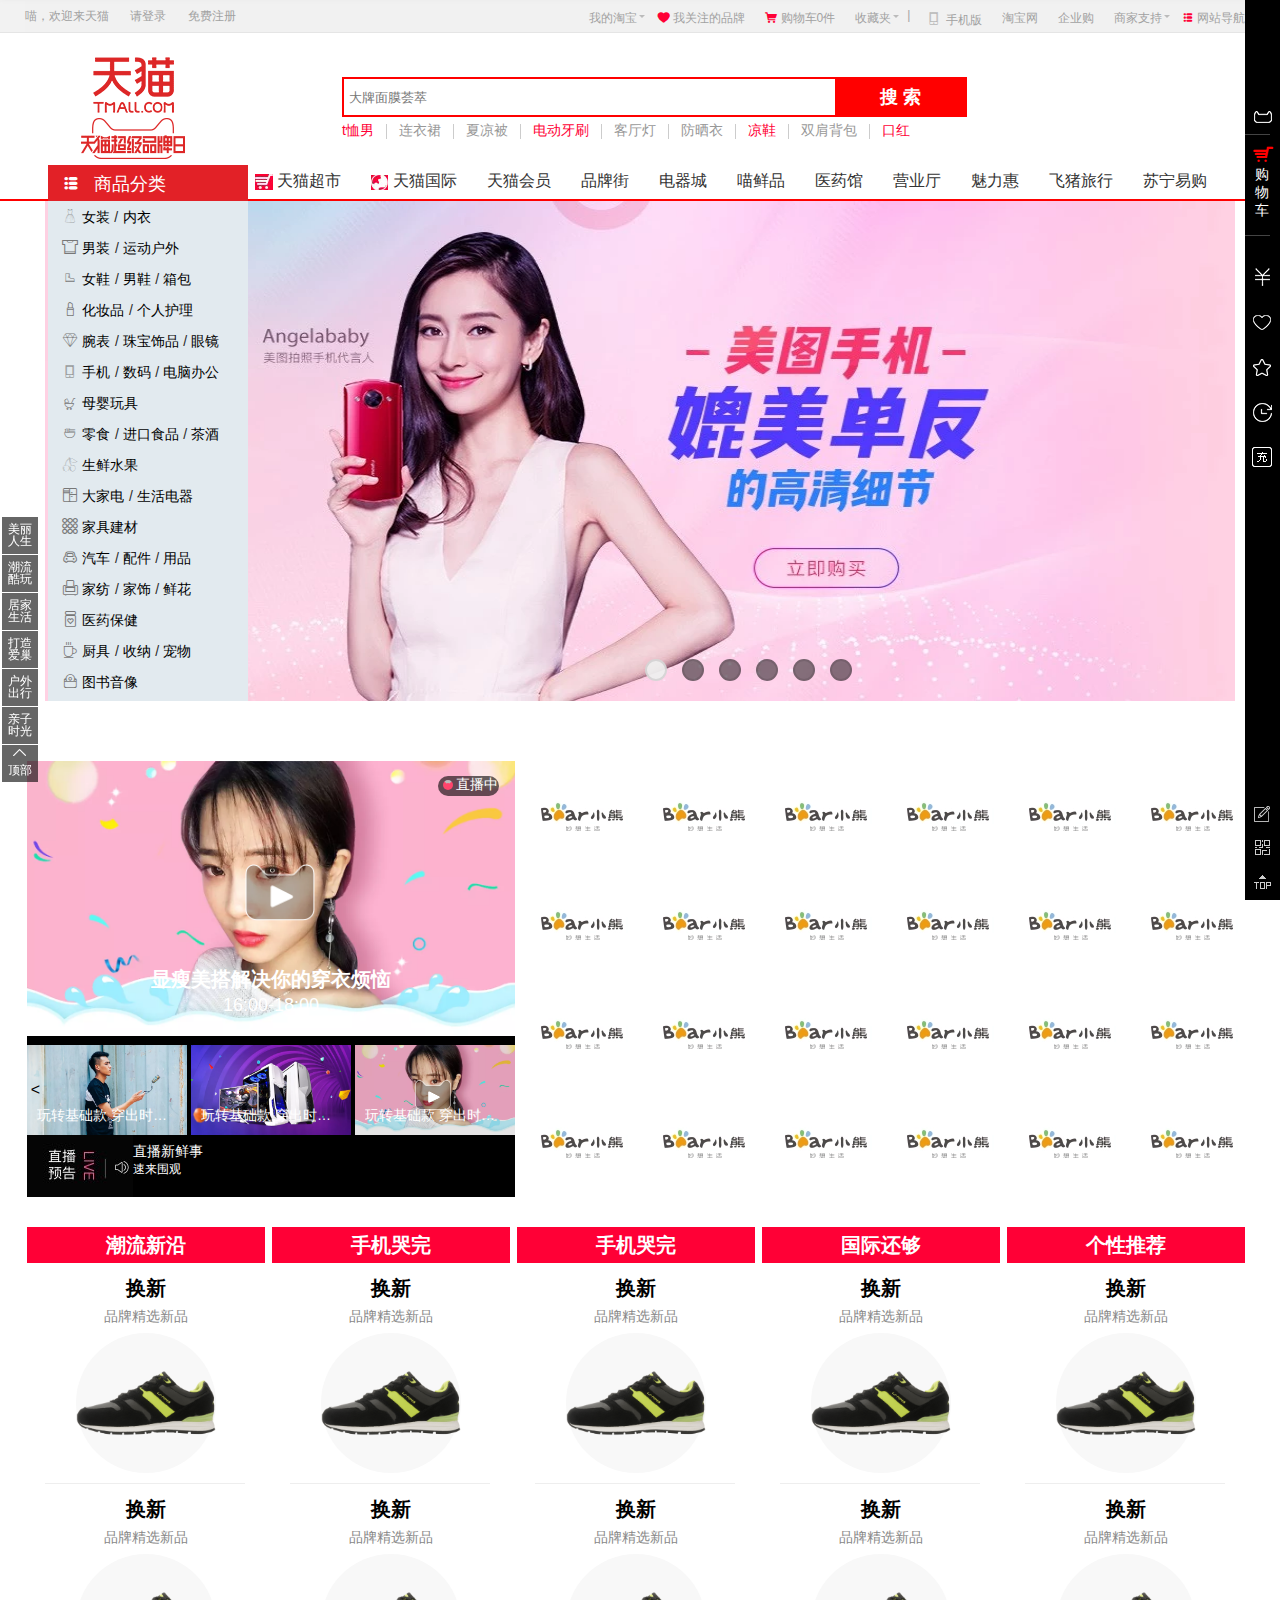
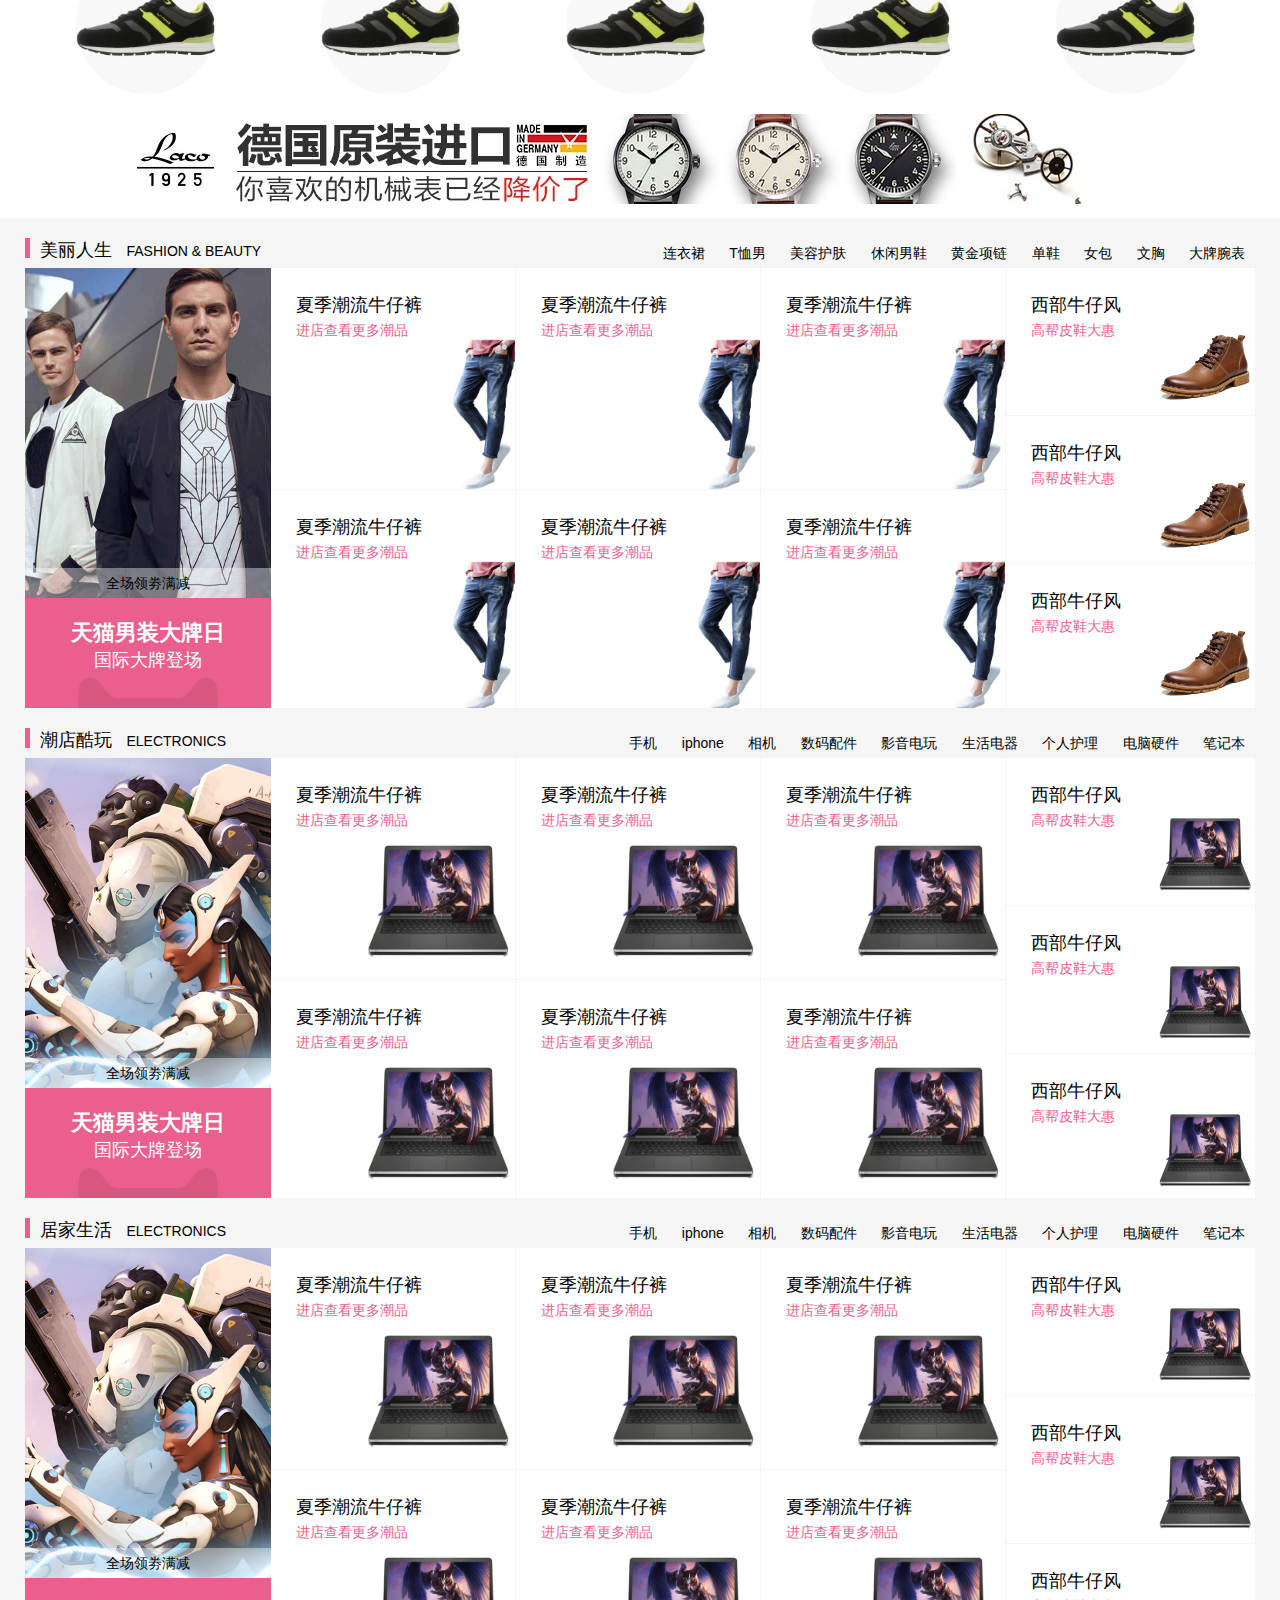
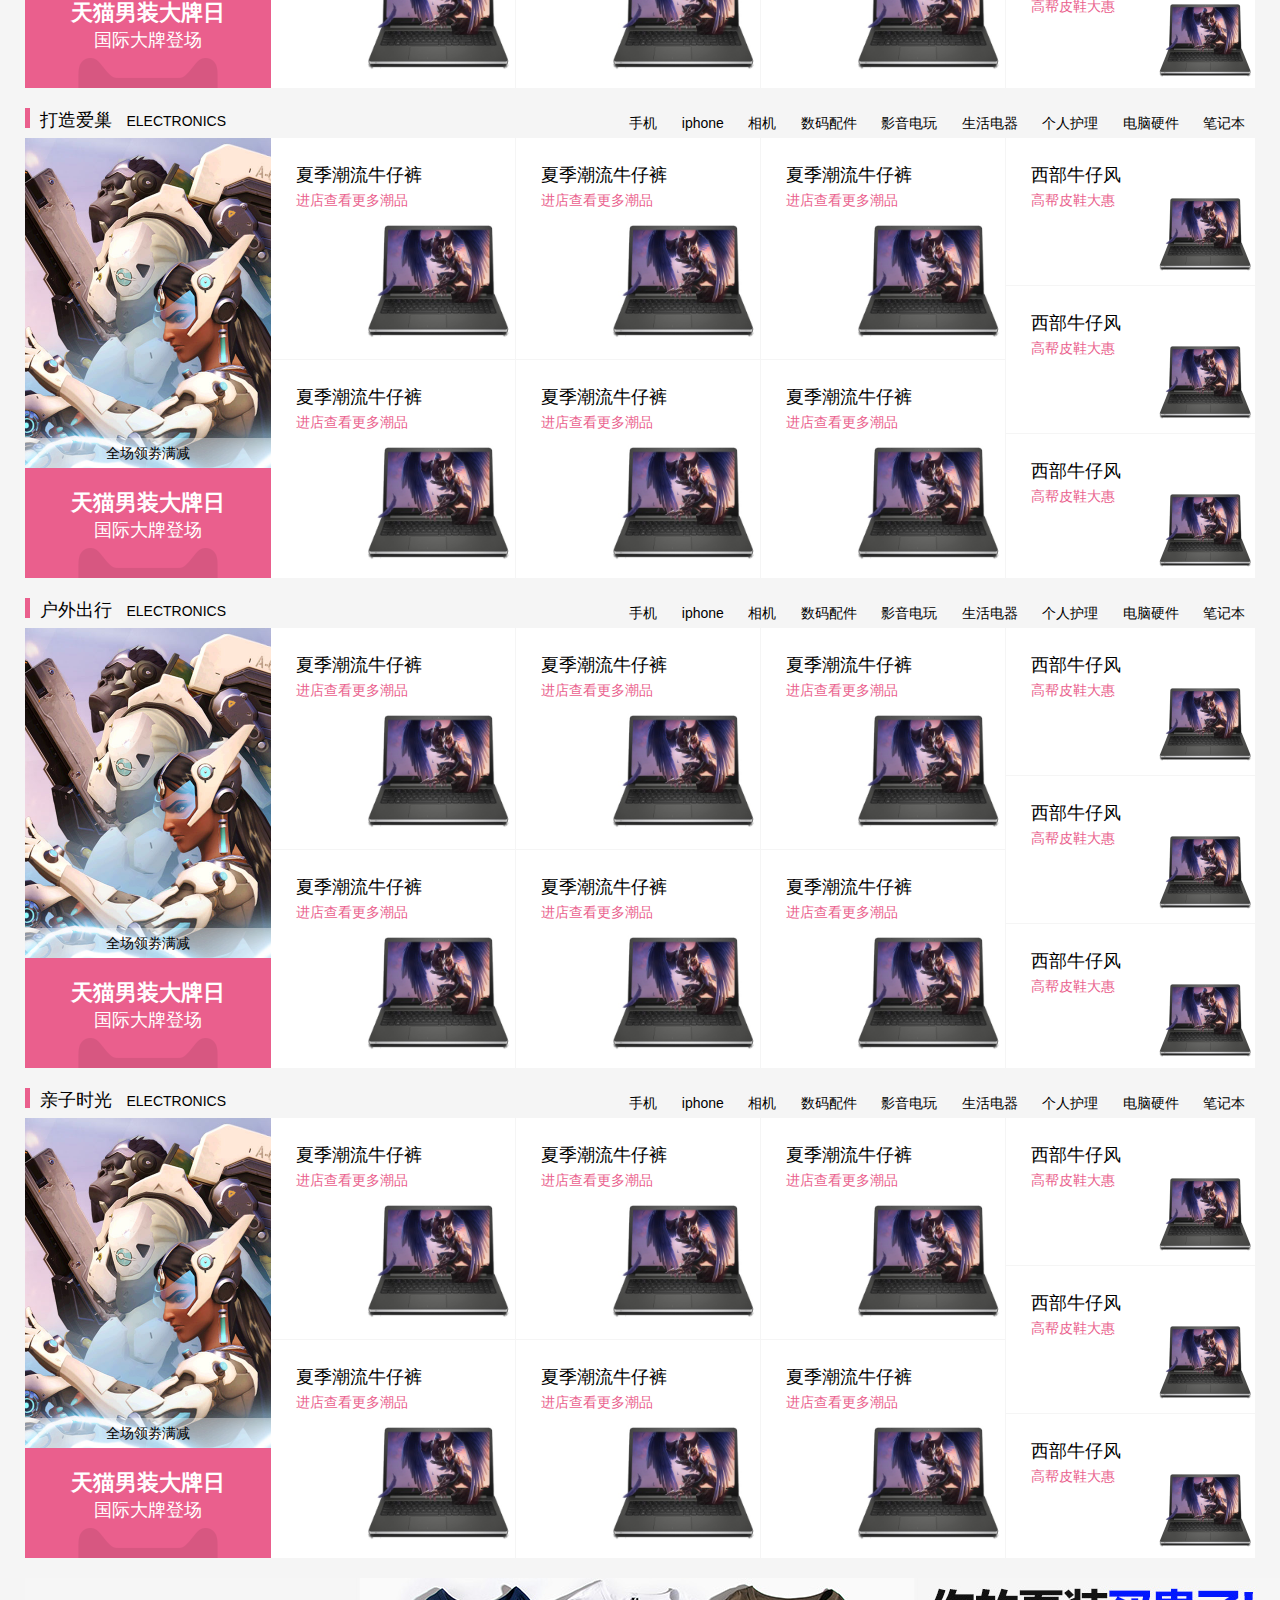
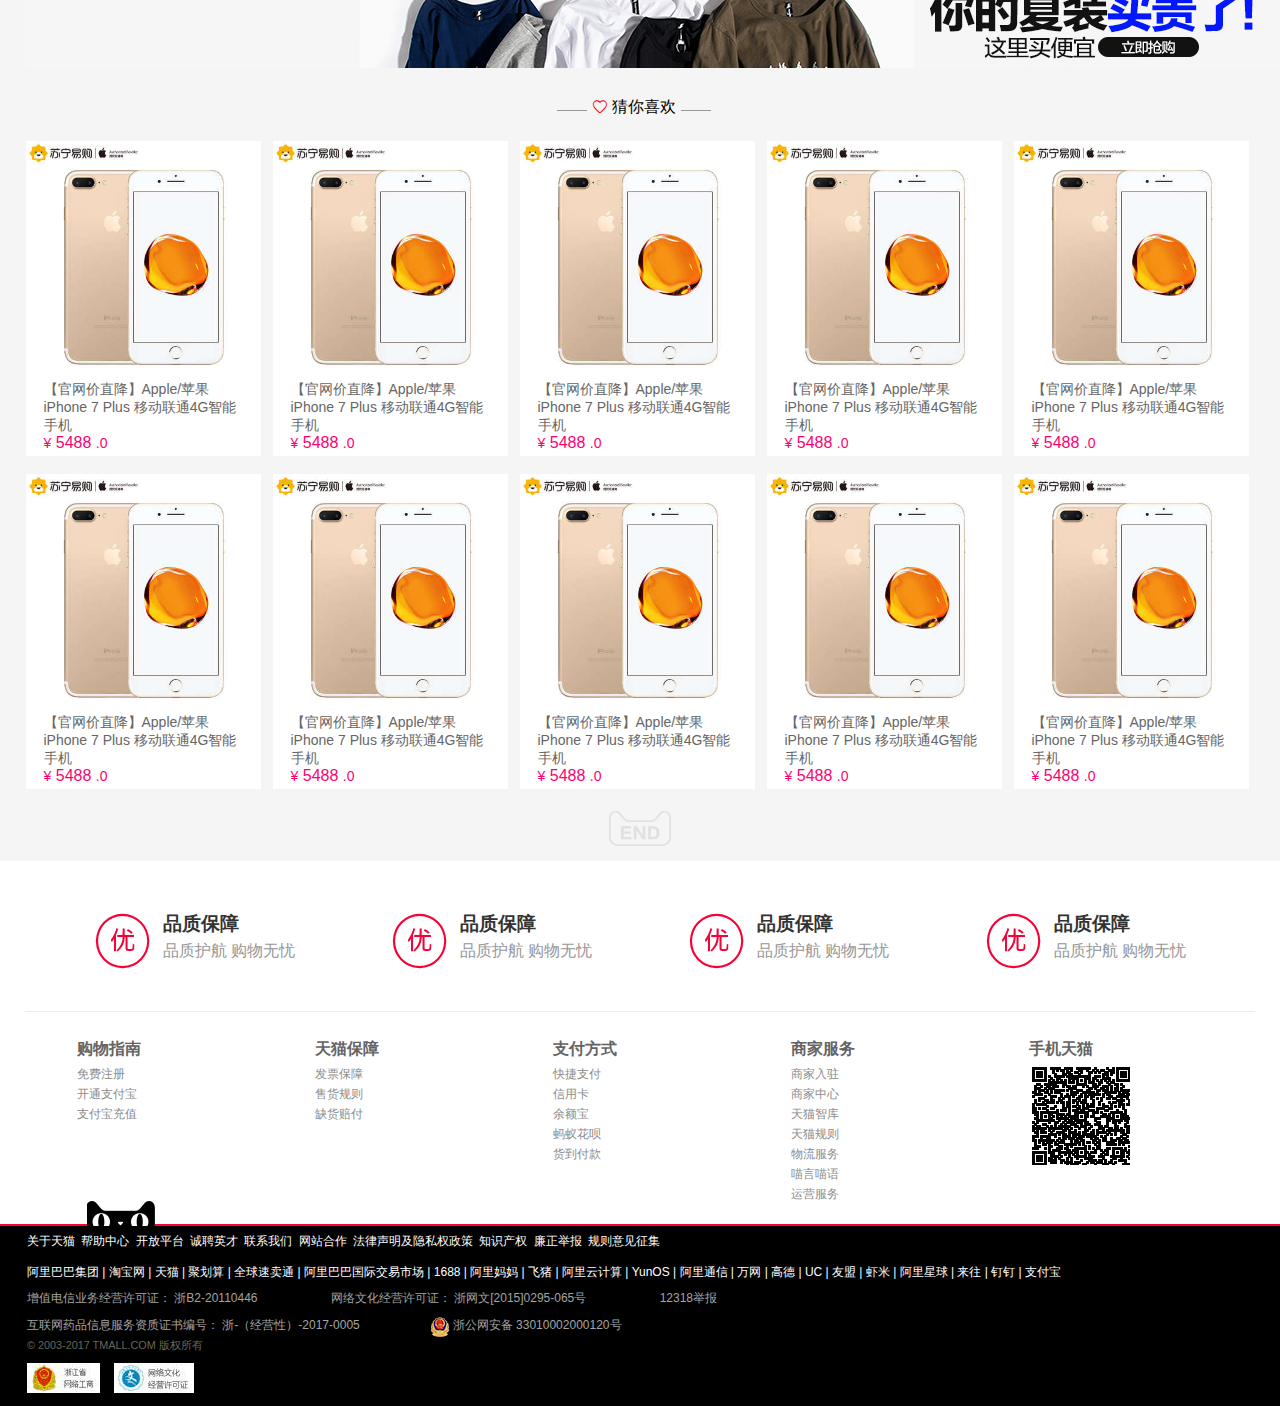
<file: tianmao/index.html>
<!DOCTYPE html>
<html>

	<head>
		<meta charset="UTF-8">
		<title>仿天猫</title>
		<link rel="stylesheet" href="css/index.css" type="text/css" />
		<link rel="stylesheet" href="iconfont/iconfont.css" />
		<style>

		</style>
	</head>

	<body>
		<!-- 隐藏的顶部搜索栏-->
		<div id="hideTop">
			<div id="hideTop1">
				<span>TMALL 天猫</span>
				<input type="text" placeholder="搜索 天猫 商品/品牌/店铺"/>
				<button>搜索</button>
			</div>
		</div>
		<!--顶部--导航+搜索+轮播-->
		<header>
			<div class="top">
				<div class="top-nav-txt">
					<div class="left">
						<span>喵，欢迎来天猫</span>
						<a class="user" href="#">请登录</a>
						<a class="user" href="#">免费注册</a>
					</div>
					<ul class="wd">
						<li class="pop">
							<a id="mytb" href="#">
								我的淘宝
								<b></b>
							</a>
							<div class="menu-bd">
								<div class="menu-bd-panel">
									<a href="#">已买到的宝贝</a>
									<a href="#">已卖出的宝贝</a>
								</div>
							</div>
						</li>
						
						<li>
							<a href="#"><i class="iconfont icon-xin-"></i> 我关注的品牌</a>
						</li>
						<li>
							<a href="#"><i class="iconfont icon-gouwuche"></i> 购物车0件</a>
						</li>
						<li class="pop">
							<a href="#">收藏夹 
								<b></b>
							</a>
							<div class="menu-bd">
								<div class="menu-bd-panel">
									<a href="#">收藏的宝贝</a>
									<a href="#">收藏的店铺</a>
								</div>
							</div>
						</li>
						<div class="dispop">
							<a href="#">收藏的宝贝</a>
						</div>
						<div class="dispop">
							<a href="#">收藏的店铺</a>
						</div>
						<li class="sx">|</li>
						<li>
							<a href="#"><i class="iconfont icon-huolisongshoujirenzheng"></i> 手机版</a>
						</li>
						<li>
							<a href="#">淘宝网</a>
						</li>
						<li>
							<a href="#"> 企业购</a>
						</li>
						<li id="sj" class="pop">
							<a href="#">商家支持
								<b></b>
							</a>
							<div class="menu-bd">
								<ul>
									<li>
										<h3>商家</h3>
										<a href="#">商家中心</a>
										<a href="#">商家中心</a>
										<a href="#">商家中心</a>
										<a href="#">商家中心</a>
										<a href="#">商家中心</a>
										<a href="#">商家中心</a>
										<a href="#">商家中心</a>
										<a href="#">商家中心</a>
									</li>
									<li>
										<h3>帮助：</h3>
										<a href="#">帮助中心</a>
										<a href="#">问商友</a>
									</li>
								</ul>
							</div>
						</li>
						<li class="pop">
								<i class="iconfont icon-xiangmu"></i> 网站导航<b></b>
						</li>
					</ul>
				</div>
			</div>
			<!--搜索框-->
			<div class="search-ba">
				<div class="w">
					<div class="search">
						<div class="search-top">
							<input type="text" placeholder="大牌面膜荟萃" />
							<button type="button">搜 索</button>
						</div>
						<div class="search-bottom">
							<ul>
								<li>
									<a class="red" href="#">t恤男 </a>
								</li>
								<span></span>
								<li>
									<a href="#">连衣裙</a>
								</li>
								<span></span>
							
								<li>
									<a href="#">夏凉被</a>
								</li>
							
								<span></span>
								<li>
									<a class="red" href="#">电动牙刷</a>
								</li>
							
								<span></span>
								<li>
									<a href="#">客厅灯</a>
								</li>
							
								<span></span>
								<li>
									<a href="#">防晒衣</a>
								</li>
							
								<span></span>
								<li>
									<a class="red" href="#">凉鞋</a>
								</li>
								<span></span>
								<li>
									<a href="#">双肩背包</a>
								</li>
								<span></span>
								<li>
									<a class="red" href="#">口红</a>
								</li>
							</ul>
						</div>
					</div>
					<div class="ba">
						<a href="#">
							<!--<img src="img/" />-->
						</a>
					</div>
				</div>
				</div>
			<!--导航条-->
			<nav>
				<div class="w">
					<ul class="t-nav">
						<li class="tm">
							<a href="#"><img src="img/2017-05-29_204556_21.png" alt="" /> 天猫超市
								<span class="hidimg">
									<img src="img/TB1Y87GRXXXXXcOXpXXXXXXXXXX-40-15.png" />
								</span>
							</a>
						</li>
						<li class="tm">
							<a href="#"><img src="img/2017-05-29_204556_19.png" alt="" /> 
								天猫国际
								<span class="hidimg">
									<img src="img/TB1Y87GRXXXXXcOXpXXXXXXXXXX-40-15.png" />
								</span>
							</a>
							
						</li>
						<li>
							<a href="#">
								天猫会员
								<span class="hidimg">
									<img src="img/TB1Y87GRXXXXXcOXpXXXXXXXXXX-40-15.png" />
								</span>
							</a>
							
						</li>
						<li>
							<a href="#">
								品牌街
								<span class="hidimg">
									<img src="img/TB1Y87GRXXXXXcOXpXXXXXXXXXX-40-15.png" />
								</span>
							</a>
							
						</li>
						<li>
							<a href="#">
								电器城
								<span class="hidimg">
									<img src="img/TB1Y87GRXXXXXcOXpXXXXXXXXXX-40-15.png" />
								</span>
							</a>
								
						</li>
						<li>
							<a href="#">
								喵鲜品
								<span class="hidimg">
									<img src="img/TB1Y87GRXXXXXcOXpXXXXXXXXXX-40-15.png" />
								</span>
							</a>
							
						</li>
						<li>
							<a href="#">
								医药馆
								<span class="hidimg">
									<img src="img/TB1Y87GRXXXXXcOXpXXXXXXXXXX-40-15.png" />
								</span>
							</a>
							
						</li>
						<li>
							<a href="#">
								营业厅
								<span class="hidimg">
									<img src="img/TB1Y87GRXXXXXcOXpXXXXXXXXXX-40-15.png" />
								</span>
							</a>
						</li>
						<li>
							<a href="#">
								魅力惠
								<span class="hidimg">
									<img src="img/TB1Y87GRXXXXXcOXpXXXXXXXXXX-40-15.png" />
								</span>
							</a>
						</li>
						<li>
							<a href="#">
								飞猪旅行
								<span class="hidimg">
									<img src="img/TB1Y87GRXXXXXcOXpXXXXXXXXXX-40-15.png" />
								</span>
							</a>
						</li>
						<li>
							<a href="#">
								苏宁易购
								<span class="hidimg">
									<img src="img/TB1Y87GRXXXXXcOXpXXXXXXXXXX-40-15.png" />
								</span>
							</a>
						</li>
					</ul>
				</div>
				
			</nav>
			<!--侧导航条+轮播-->
			<div class="aside-car">
				<div class="w">
					<!--侧导航栏-->
					<aside>
						<div class="as-t">
							<div class="logo">
								<a href="">
									<img src="img/TB2HIoeXQUmBKNjSZFOXXab2XXa_!!1768562735.gif" />
								</a>
							</div>
							<div class="spfl">
								<i class="iconfont icon-xiangmu"></i>商品分类
							</div>
						</div>
						<ul class="as-c">
							<li class="active"><i class="iconfont icon-lianyiqun1"></i>
								<a href="#">
									女装
								</a>
								<span>/</span>
								<a href="#">
									内衣
								</a>
							</li>
							<li><i class="iconfont icon-nanzhuang"></i>
								<a href="#">男装</a>
								<span>/</span>
								<a href="#">
									运动户外
								</a>
							</li>
							<li><i class="iconfont icon-xiezi"></i>
								<a href="#">女鞋</a>
								<span>/</span>
								<a href="#">
									男鞋
								</a>
								<span>/</span>
								<a href="#">
									箱包
								</a>
							</li>
							<li><i class="iconfont icon-kouhong"></i>
								<a href="#">化妆品</a>
								<span>/</span>
								<a href="#">
									个人护理
								</a>
							</li>
							<li><i class="iconfont icon-zuanshi"></i>
								<a href="#">腕表</a>
								<span>/</span>
								<a href="">
									 珠宝饰品 
								</a>
								<span>/</span>
								<a href="">
									 眼镜
								</a>
							</li>
							<li><i class="iconfont icon-huolisongshoujirenzheng"></i>
								<a href="#">手机</a>
								<span>/</span>
								<a href="">
									数码
								</a>
								<span>/</span>
								<a href="">
									电脑办公
								</a>
							</li>
							<li><i class="iconfont icon-muyingwanju"></i>
								<a href="#">母婴玩具</a>
							</li>
							<li>
								<i class="iconfont icon-miantiao"></i>
								<a href="#">零食</a>
								<span>/</span>
								<a href="">
									 进口食品
								</a>
								<span>/</span>
								<a href="">
									茶酒
								</a>
							</li>
							<li><i class="iconfont icon-shengxianshuiguo"></i>
								<a href="#">生鲜水果</a>
							</li>
							<li><i class="iconfont icon-jiadian"></i>
								<a href="#">大家电</a>
								<span>/</span>
								<a href="">
									生活电器
								</a>
							</li>
							<li><i class="iconfont icon-jiajujiancai"></i>
								<a href="#">家具建材</a>
							</li>
							<li><i class="iconfont icon-qiche"></i>
								<a href="#">汽车</a>
								<span>/</span>
								<a href="">
									配件
								</a>
								<span>/</span>
								<a href="">
									 用品
								</a>
							</li>
							<li><i class="iconfont icon-jiafangjiashi"></i>
								<a href="#">家纺</a>
								<span>/</span>
								<a href="">
									 家饰
								</a>
								<span>/</span>
								<a href="">
									 鲜花
								</a>
							</li>
							<li><i class="iconfont icon-yiyaobaojian-copy"></i>
								<a href="#">医药保健</a>
							</li>
							<li><i class="iconfont icon-chabei"></i>
								<a href="#">厨具</a>
								<span>/</span>
								<a href="">
									 收纳
								</a>
								<span>/</span>
								<a href="">
									宠物
								</a>
							</li>
							<li><i class="iconfont icon-tushuyinxiang"></i>
								<a href="#">图书音像</a>
							</li>
						</ul>
					</aside>
					<!-- 侧导航隐藏内容-->
					<div class="hide-con">
						<div class="pannel-0">
								<div class="hot-word-con">
									<div class="hot-word-line">
										<div class="line-tit">
											<div class="tit-txt">当季流行</div>
											<i> > </i>
										</div>
										<div class="line-con">
											<a href="#">春季新品</a>
											<a href="#">春季新品</a>
											<a href="#">春季新品</a>
											<a href="#">春季新品</a>
											<a href="#">春季新品</a>
											<a href="#">春季新品</a>
											<a href="#">春季新品</a>
											<a href="#">春季新品</a>
											<a href="#">春季新品</a>
											<a href="#">春季新品</a>
											<a href="#">春季新品</a>
											<a href="#">春季新品</a>
											<a href="#">春季新品</a>
											<div class="seprate"></div>
										</div>
									</div>
									<div class="hot-word-line">
										<div class="line-tit">
											<div class="tit-txt">当季流行</div>
											<i> > </i>
										</div>
										<div class="line-con">
											<a href="#">春季新品</a>
											<a href="#">春季新品</a>
											<a href="#">春季新品</a>
											<a href="#">春季新品</a>
											<a href="#">春季新品</a>
											<a href="#">春季新品</a>
											<a href="#">春季新品</a>
											<a href="#">春季新品</a>
											<a href="#">春季新品</a>
											<a href="#">春季新品</a>
											<a href="#">春季新品</a>
											<a href="#">春季新品</a>
											<a href="#">春季新品</a>
											<div class="seprate"></div>
										</div>
									</div>
									<div class="hot-word-line">
										<div class="line-tit">
											<div class="tit-txt">当季流行</div>
											<i> > </i>
										</div>
										<div class="line-con">
											<a href="#">春季新品</a>
											<a href="#">春季新品</a>
											<a href="#">春季新品</a>
											<a href="#">春季新品</a>
											<a href="#">春季新品</a>
											<a href="#">春季新品</a>
											<a href="#">春季新品</a>
											<a href="#">春季新品</a>
											<a href="#">春季新品</a>
											<a href="#">春季新品</a>
											<a href="#">春季新品</a>
											<a href="#">春季新品</a>
											<a href="#">春季新品</a>
											<div class="seprate"></div>
										</div>
									</div>
									<div class="hot-word-line">
										<div class="line-tit">
											<div class="tit-txt">当季流行</div>
											<i> > </i>
										</div>
										<div class="line-con">
											<a href="#">春季新品</a>
											<a href="#">春季新品</a>
											<a href="#">春季新品</a>
											<a href="#">春季新品</a>
											<a href="#">春季新品</a>
											<a href="#">春季新品</a>
											<a href="#">春季新品</a>
											<a href="#">春季新品</a>
											<a href="#">春季新品</a>
											<a href="#">春季新品</a>
											<a href="#">春季新品</a>
											<a href="#">春季新品</a>
											<a href="#">春季新品</a>
											<div class="seprate"></div>
										</div>
									</div>
									<div class="hot-word-line">
										<div class="line-tit">
											<div class="tit-txt">当季流行</div>
											<i> > </i>
										</div>
										<div class="line-con">
											<a href="#">春季新品</a>
											<a href="#">春季新品</a>
											<a href="#">春季新品</a>
											<a href="#">春季新品</a>
											<a href="#">春季新品</a>
											<a href="#">春季新品</a>
											<a href="#">春季新品</a>
											<a href="#">春季新品</a>
											<a href="#">春季新品</a>
											<a href="#">春季新品</a>
											<a href="#">春季新品</a>
											<a href="#">春季新品</a>
											<a href="#">春季新品</a>
											<div class="seprate"></div>
										</div>
									</div>
									<div class="hot-word-line">
										<div class="line-tit">
											<div class="tit-txt">当季流行</div>
											<i> > </i>
										</div>
										<div class="line-con">
											<a href="#">春季新品</a>
											<a href="#">春季新品</a>
											<a href="#">春季新品</a>
											<a href="#">春季新品</a>
											<a href="#">春季新品</a>
											<a href="#">春季新品</a>
											<a href="#">春季新品</a>
											<a href="#">春季新品</a>
											<a href="#">春季新品</a>
											<a href="#">春季新品</a>
											<a href="#">春季新品</a>
											<a href="#">春季新品</a>
											<a href="#">春季新品</a>
											<div class="seprate"></div>
										</div>
									</div>
									<div class="hot-word-line">
										<div class="line-tit">
											<div class="tit-txt">当季流行</div>
											<i> > </i>
										</div>
										<div class="line-con">
											<a href="#">春季新品</a>
											<a href="#">春季新品</a>
											<a href="#">春季新品</a>
											<a href="#">春季新品</a>
											<a href="#">春季新品</a>
											<a href="#">春季新品</a>
											<a href="#">春季新品</a>
											<a href="#">春季新品</a>
											<a href="#">春季新品</a>
											<a href="#">春季新品</a>
											<a href="#">春季新品</a>
											<a href="#">春季新品</a>
											<a href="#">春季新品</a>
											<div class="seprate"></div>
										</div>
									</div>
									<div class="hot-word-line">
										<div class="line-tit">
											<div class="tit-txt">当季流行</div>
											<i> > </i>
										</div>
										<div class="line-con">
											<a href="#">春季新品</a>
											<a href="#">春季新品</a>
											<a href="#">春季新品</a>
											<a href="#">春季新品</a>
											<a href="#">春季新品</a>
											<a href="#">春季新品</a>
											<a href="#">春季新品</a>
											<a href="#">春季新品</a>
											<a href="#">春季新品</a>
											<a href="#">春季新品</a>
											<a href="#">春季新品</a>
											<a href="#">春季新品</a>
											<a href="#">春季新品</a>
											<div class="seprate"></div>
										</div>
									</div>

								</div>
								<div class="sub-logo-con">
									<div class="subpanne0">
										<a href="#">
											<img src="img/hh1.jpg" alt=""/>
										</a>
										<a href="#">
											<img src="img/hh1.jpg" alt=""/>
										</a>
										<a href="#">
											<img src="img/hh1.jpg" alt=""/>
										</a>
										<a href="#">
											<img src="img/hh1.jpg" alt=""/>
										</a>
										<a href="#">
											<img src="img/hh1.jpg" alt=""/>
										</a>
										<a href="#">
											<img src="img/hh1.jpg" alt=""/>
										</a>
										<a href="#">
											<img src="img/hh1.jpg" alt=""/>
										</a>
										<a href="#">
											<img src="img/hh1.jpg" alt=""/>
										</a>
										<a href="#">
											<img src="img/hh1.jpg" alt=""/>
										</a>
										<a href="#">
											<img src="img/hh1.jpg" alt=""/>
										</a>
										<a href="#">
											<img src="img/hh1.jpg" alt=""/>
										</a>
										<a href="#">
											<img src="img/hh1.jpg" alt=""/>
										</a>
										<a href="#">
											<img src="img/hh1.jpg" alt=""/>
										</a>
										<a href="#">
											<img src="img/hh1.jpg" alt=""/>
										</a>
										<a href="#">
											<img src="img/hh1.jpg" alt=""/>
										</a>
										<a href="#">
											<img src="img/hh1.jpg" alt=""/>
										</a>
									</div>
									<div class="subpanne1">
										<a href="#">
											<img src="img/hh2.jpg" alt=""/>
										</a>
									</div>
								</div>
							</div>
						<div class="pannel-0">
							<div class="hot-word-con">
								<div class="hot-word-line">
									<div class="line-tit">
										<div class="tit-txt">当季流行</div>
										<i> > </i>
									</div>
									<div class="line-con">
										<a href="#">春季新品12</a>
										<a href="#">春季新品</a>
										<a href="#">春季新品</a>
										<a href="#">春季新品</a>
										<a href="#">春季新品</a>
										<a href="#">春季新品</a>
										<a href="#">春季新品</a>
										<a href="#">春季新品</a>
										<a href="#">春季新品</a>
										<a href="#">春季新品</a>
										<a href="#">春季新品</a>
										<a href="#">春季新品</a>
										<a href="#">春季新品</a>
										<div class="seprate"></div>
									</div>
								</div>
								<div class="hot-word-line">
									<div class="line-tit">
										<div class="tit-txt">当季流行</div>
										<i> > </i>
									</div>
									<div class="line-con">
										<a href="#">春季新品</a>
										<a href="#">春季新品</a>
										<a href="#">春季新品</a>
										<a href="#">春季新品</a>
										<a href="#">春季新品</a>
										<a href="#">春季新品</a>
										<a href="#">春季新品</a>
										<a href="#">春季新品</a>
										<a href="#">春季新品</a>
										<a href="#">春季新品</a>
										<a href="#">春季新品</a>
										<a href="#">春季新品</a>
										<a href="#">春季新品</a>
										<div class="seprate"></div>
									</div>
								</div>
								<div class="hot-word-line">
									<div class="line-tit">
										<div class="tit-txt">当季流行</div>
										<i> > </i>
									</div>
									<div class="line-con">
										<a href="#">春季新品</a>
										<a href="#">春季新品</a>
										<a href="#">春季新品</a>
										<a href="#">春季新品</a>
										<a href="#">春季新品</a>
										<a href="#">春季新品</a>
										<a href="#">春季新品</a>
										<a href="#">春季新品</a>
										<a href="#">春季新品</a>
										<a href="#">春季新品</a>
										<a href="#">春季新品</a>
										<a href="#">春季新品</a>
										<a href="#">春季新品</a>
										<div class="seprate"></div>
									</div>
								</div>
								<div class="hot-word-line">
									<div class="line-tit">
										<div class="tit-txt">当季流行</div>
										<i> > </i>
									</div>
									<div class="line-con">
										<a href="#">春季新品</a>
										<a href="#">春季新品</a>
										<a href="#">春季新品</a>
										<a href="#">春季新品</a>
										<a href="#">春季新品</a>
										<a href="#">春季新品</a>
										<a href="#">春季新品</a>
										<a href="#">春季新品</a>
										<a href="#">春季新品</a>
										<a href="#">春季新品</a>
										<a href="#">春季新品</a>
										<a href="#">春季新品</a>
										<a href="#">春季新品</a>
										<div class="seprate"></div>
									</div>
								</div>
								<div class="hot-word-line">
									<div class="line-tit">
										<div class="tit-txt">当季流行</div>
										<i> > </i>
									</div>
									<div class="line-con">
										<a href="#">春季新品</a>
										<a href="#">春季新品</a>
										<a href="#">春季新品</a>
										<a href="#">春季新品</a>
										<a href="#">春季新品</a>
										<a href="#">春季新品</a>
										<a href="#">春季新品</a>
										<a href="#">春季新品</a>
										<a href="#">春季新品</a>
										<a href="#">春季新品</a>
										<a href="#">春季新品</a>
										<a href="#">春季新品</a>
										<a href="#">春季新品</a>
										<div class="seprate"></div>
									</div>
								</div>
								<div class="hot-word-line">
									<div class="line-tit">
										<div class="tit-txt">当季流行</div>
										<i> > </i>
									</div>
									<div class="line-con">
										<a href="#">春季新品</a>
										<a href="#">春季新品</a>
										<a href="#">春季新品</a>
										<a href="#">春季新品</a>
										<a href="#">春季新品</a>
										<a href="#">春季新品</a>
										<a href="#">春季新品</a>
										<a href="#">春季新品</a>
										<a href="#">春季新品</a>
										<a href="#">春季新品</a>
										<a href="#">春季新品</a>
										<a href="#">春季新品</a>
										<a href="#">春季新品</a>
										<div class="seprate"></div>
									</div>
								</div>
								<div class="hot-word-line">
									<div class="line-tit">
										<div class="tit-txt">当季流行</div>
										<i> > </i>
									</div>
									<div class="line-con">
										<a href="#">春季新品</a>
										<a href="#">春季新品</a>
										<a href="#">春季新品</a>
										<a href="#">春季新品</a>
										<a href="#">春季新品</a>
										<a href="#">春季新品</a>
										<a href="#">春季新品</a>
										<a href="#">春季新品</a>
										<a href="#">春季新品</a>
										<a href="#">春季新品</a>
										<a href="#">春季新品</a>
										<a href="#">春季新品</a>
										<a href="#">春季新品</a>
										<div class="seprate"></div>
									</div>
								</div>
								<div class="hot-word-line">
									<div class="line-tit">
										<div class="tit-txt">当季流行</div>
										<i> > </i>
									</div>
									<div class="line-con">
										<a href="#">春季新品</a>
										<a href="#">春季新品</a>
										<a href="#">春季新品</a>
										<a href="#">春季新品</a>
										<a href="#">春季新品</a>
										<a href="#">春季新品</a>
										<a href="#">春季新品</a>
										<a href="#">春季新品</a>
										<a href="#">春季新品</a>
										<a href="#">春季新品</a>
										<a href="#">春季新品</a>
										<a href="#">春季新品</a>
										<a href="#">春季新品</a>
										<div class="seprate"></div>
									</div>
								</div>

							</div>
							<div class="sub-logo-con">
								<div class="subpanne0">
									<a href="#">
										<img src="img/hh1.jpg" alt=""/>
									</a>
									<a href="#">
										<img src="img/hh1.jpg" alt=""/>
									</a>
									<a href="#">
										<img src="img/hh1.jpg" alt=""/>
									</a>
									<a href="#">
										<img src="img/hh1.jpg" alt=""/>
									</a>
									<a href="#">
										<img src="img/hh1.jpg" alt=""/>
									</a>
									<a href="#">
										<img src="img/hh1.jpg" alt=""/>
									</a>
									<a href="#">
										<img src="img/hh1.jpg" alt=""/>
									</a>
									<a href="#">
										<img src="img/hh1.jpg" alt=""/>
									</a>
									<a href="#">
										<img src="img/hh1.jpg" alt=""/>
									</a>
									<a href="#">
										<img src="img/hh1.jpg" alt=""/>
									</a>
									<a href="#">
										<img src="img/hh1.jpg" alt=""/>
									</a>
									<a href="#">
										<img src="img/hh1.jpg" alt=""/>
									</a>
									<a href="#">
										<img src="img/hh1.jpg" alt=""/>
									</a>
									<a href="#">
										<img src="img/hh1.jpg" alt=""/>
									</a>
									<a href="#">
										<img src="img/hh1.jpg" alt=""/>
									</a>
									<a href="#">
										<img src="img/hh1.jpg" alt=""/>
									</a>
								</div>
								<div class="subpanne1">
									<a href="#">
										<img src="img/hh2.jpg" alt=""/>
									</a>
								</div>
							</div>
						</div>
						<div class="pannel-0">
							<div class="hot-word-con">
								<div class="hot-word-line">
									<div class="line-tit">
										<div class="tit-txt">当季流行3</div>
										<i> > </i>
									</div>
									<div class="line-con">
										<a href="#">春季新品</a>
										<a href="#">春季新品</a>
										<a href="#">春季新品</a>
										<a href="#">春季新品</a>
										<a href="#">春季新品</a>
										<a href="#">春季新品</a>
										<a href="#">春季新品</a>
										<a href="#">春季新品</a>
										<a href="#">春季新品</a>
										<a href="#">春季新品</a>
										<a href="#">春季新品</a>
										<a href="#">春季新品</a>
										<a href="#">春季新品</a>
										<div class="seprate"></div>
									</div>
								</div>
								<div class="hot-word-line">
									<div class="line-tit">
										<div class="tit-txt">当季流行</div>
										<i> > </i>
									</div>
									<div class="line-con">
										<a href="#">春季新品</a>
										<a href="#">春季新品</a>
										<a href="#">春季新品</a>
										<a href="#">春季新品</a>
										<a href="#">春季新品</a>
										<a href="#">春季新品</a>
										<a href="#">春季新品</a>
										<a href="#">春季新品</a>
										<a href="#">春季新品</a>
										<a href="#">春季新品</a>
										<a href="#">春季新品</a>
										<a href="#">春季新品</a>
										<a href="#">春季新品</a>
										<div class="seprate"></div>
									</div>
								</div>
								<div class="hot-word-line">
									<div class="line-tit">
										<div class="tit-txt">当季流行</div>
										<i> > </i>
									</div>
									<div class="line-con">
										<a href="#">春季新品</a>
										<a href="#">春季新品</a>
										<a href="#">春季新品</a>
										<a href="#">春季新品</a>
										<a href="#">春季新品</a>
										<a href="#">春季新品</a>
										<a href="#">春季新品</a>
										<a href="#">春季新品</a>
										<a href="#">春季新品</a>
										<a href="#">春季新品</a>
										<a href="#">春季新品</a>
										<a href="#">春季新品</a>
										<a href="#">春季新品</a>
										<div class="seprate"></div>
									</div>
								</div>
								<div class="hot-word-line">
									<div class="line-tit">
										<div class="tit-txt">当季流行</div>
										<i> > </i>
									</div>
									<div class="line-con">
										<a href="#">春季新品</a>
										<a href="#">春季新品</a>
										<a href="#">春季新品</a>
										<a href="#">春季新品</a>
										<a href="#">春季新品</a>
										<a href="#">春季新品</a>
										<a href="#">春季新品</a>
										<a href="#">春季新品</a>
										<a href="#">春季新品</a>
										<a href="#">春季新品</a>
										<a href="#">春季新品</a>
										<a href="#">春季新品</a>
										<a href="#">春季新品</a>
										<div class="seprate"></div>
									</div>
								</div>
								<div class="hot-word-line">
									<div class="line-tit">
										<div class="tit-txt">当季流行</div>
										<i> > </i>
									</div>
									<div class="line-con">
										<a href="#">春季新品</a>
										<a href="#">春季新品</a>
										<a href="#">春季新品</a>
										<a href="#">春季新品</a>
										<a href="#">春季新品</a>
										<a href="#">春季新品</a>
										<a href="#">春季新品</a>
										<a href="#">春季新品</a>
										<a href="#">春季新品</a>
										<a href="#">春季新品</a>
										<a href="#">春季新品</a>
										<a href="#">春季新品</a>
										<a href="#">春季新品</a>
										<div class="seprate"></div>
									</div>
								</div>
								<div class="hot-word-line">
									<div class="line-tit">
										<div class="tit-txt">当季流行</div>
										<i> > </i>
									</div>
									<div class="line-con">
										<a href="#">春季新品</a>
										<a href="#">春季新品</a>
										<a href="#">春季新品</a>
										<a href="#">春季新品</a>
										<a href="#">春季新品</a>
										<a href="#">春季新品</a>
										<a href="#">春季新品</a>
										<a href="#">春季新品</a>
										<a href="#">春季新品</a>
										<a href="#">春季新品</a>
										<a href="#">春季新品</a>
										<a href="#">春季新品</a>
										<a href="#">春季新品</a>
										<div class="seprate"></div>
									</div>
								</div>
								<div class="hot-word-line">
									<div class="line-tit">
										<div class="tit-txt">当季流行</div>
										<i> > </i>
									</div>
									<div class="line-con">
										<a href="#">春季新品</a>
										<a href="#">春季新品</a>
										<a href="#">春季新品</a>
										<a href="#">春季新品</a>
										<a href="#">春季新品</a>
										<a href="#">春季新品</a>
										<a href="#">春季新品</a>
										<a href="#">春季新品</a>
										<a href="#">春季新品</a>
										<a href="#">春季新品</a>
										<a href="#">春季新品</a>
										<a href="#">春季新品</a>
										<a href="#">春季新品</a>
										<div class="seprate"></div>
									</div>
								</div>
								<div class="hot-word-line">
									<div class="line-tit">
										<div class="tit-txt">当季流行</div>
										<i> > </i>
									</div>
									<div class="line-con">
										<a href="#">春季新品</a>
										<a href="#">春季新品</a>
										<a href="#">春季新品</a>
										<a href="#">春季新品</a>
										<a href="#">春季新品</a>
										<a href="#">春季新品</a>
										<a href="#">春季新品</a>
										<a href="#">春季新品</a>
										<a href="#">春季新品</a>
										<a href="#">春季新品</a>
										<a href="#">春季新品</a>
										<a href="#">春季新品</a>
										<a href="#">春季新品</a>
										<div class="seprate"></div>
									</div>
								</div>

							</div>
							<div class="sub-logo-con">
								<div class="subpanne0">
									<a href="#">
										<img src="img/hh1.jpg" alt=""/>
									</a>
									<a href="#">
										<img src="img/hh1.jpg" alt=""/>
									</a>
									<a href="#">
										<img src="img/hh1.jpg" alt=""/>
									</a>
									<a href="#">
										<img src="img/hh1.jpg" alt=""/>
									</a>
									<a href="#">
										<img src="img/hh1.jpg" alt=""/>
									</a>
									<a href="#">
										<img src="img/hh1.jpg" alt=""/>
									</a>
									<a href="#">
										<img src="img/hh1.jpg" alt=""/>
									</a>
									<a href="#">
										<img src="img/hh1.jpg" alt=""/>
									</a>
									<a href="#">
										<img src="img/hh1.jpg" alt=""/>
									</a>
									<a href="#">
										<img src="img/hh1.jpg" alt=""/>
									</a>
									<a href="#">
										<img src="img/hh1.jpg" alt=""/>
									</a>
									<a href="#">
										<img src="img/hh1.jpg" alt=""/>
									</a>
									<a href="#">
										<img src="img/hh1.jpg" alt=""/>
									</a>
									<a href="#">
										<img src="img/hh1.jpg" alt=""/>
									</a>
									<a href="#">
										<img src="img/hh1.jpg" alt=""/>
									</a>
									<a href="#">
										<img src="img/hh1.jpg" alt=""/>
									</a>
								</div>
								<div class="subpanne1">
									<a href="#">
										<img src="img/hh2.jpg" alt=""/>
									</a>
								</div>
							</div>
						</div>
						<div class="pannel-0">
							<div class="hot-word-con">
								<div class="hot-word-line">
									<div class="line-tit">
										<div class="tit-txt">当季流行4</div>
										<i> > </i>
									</div>
									<div class="line-con">
										<a href="#">春季新品</a>
										<a href="#">春季新品</a>
										<a href="#">春季新品</a>
										<a href="#">春季新品</a>
										<a href="#">春季新品</a>
										<a href="#">春季新品</a>
										<a href="#">春季新品</a>
										<a href="#">春季新品</a>
										<a href="#">春季新品</a>
										<a href="#">春季新品</a>
										<a href="#">春季新品</a>
										<a href="#">春季新品</a>
										<a href="#">春季新品</a>
										<div class="seprate"></div>
									</div>
								</div>
								<div class="hot-word-line">
									<div class="line-tit">
										<div class="tit-txt">当季流行</div>
										<i> > </i>
									</div>
									<div class="line-con">
										<a href="#">春季新品</a>
										<a href="#">春季新品</a>
										<a href="#">春季新品</a>
										<a href="#">春季新品</a>
										<a href="#">春季新品</a>
										<a href="#">春季新品</a>
										<a href="#">春季新品</a>
										<a href="#">春季新品</a>
										<a href="#">春季新品</a>
										<a href="#">春季新品</a>
										<a href="#">春季新品</a>
										<a href="#">春季新品</a>
										<a href="#">春季新品</a>
										<div class="seprate"></div>
									</div>
								</div>
								<div class="hot-word-line">
									<div class="line-tit">
										<div class="tit-txt">当季流行</div>
										<i> > </i>
									</div>
									<div class="line-con">
										<a href="#">春季新品</a>
										<a href="#">春季新品</a>
										<a href="#">春季新品</a>
										<a href="#">春季新品</a>
										<a href="#">春季新品</a>
										<a href="#">春季新品</a>
										<a href="#">春季新品</a>
										<a href="#">春季新品</a>
										<a href="#">春季新品</a>
										<a href="#">春季新品</a>
										<a href="#">春季新品</a>
										<a href="#">春季新品</a>
										<a href="#">春季新品</a>
										<div class="seprate"></div>
									</div>
								</div>
								<div class="hot-word-line">
									<div class="line-tit">
										<div class="tit-txt">当季流行</div>
										<i> > </i>
									</div>
									<div class="line-con">
										<a href="#">春季新品</a>
										<a href="#">春季新品</a>
										<a href="#">春季新品</a>
										<a href="#">春季新品</a>
										<a href="#">春季新品</a>
										<a href="#">春季新品</a>
										<a href="#">春季新品</a>
										<a href="#">春季新品</a>
										<a href="#">春季新品</a>
										<a href="#">春季新品</a>
										<a href="#">春季新品</a>
										<a href="#">春季新品</a>
										<a href="#">春季新品</a>
										<div class="seprate"></div>
									</div>
								</div>
								<div class="hot-word-line">
									<div class="line-tit">
										<div class="tit-txt">当季流行</div>
										<i> > </i>
									</div>
									<div class="line-con">
										<a href="#">春季新品</a>
										<a href="#">春季新品</a>
										<a href="#">春季新品</a>
										<a href="#">春季新品</a>
										<a href="#">春季新品</a>
										<a href="#">春季新品</a>
										<a href="#">春季新品</a>
										<a href="#">春季新品</a>
										<a href="#">春季新品</a>
										<a href="#">春季新品</a>
										<a href="#">春季新品</a>
										<a href="#">春季新品</a>
										<a href="#">春季新品</a>
										<div class="seprate"></div>
									</div>
								</div>
								<div class="hot-word-line">
									<div class="line-tit">
										<div class="tit-txt">当季流行</div>
										<i> > </i>
									</div>
									<div class="line-con">
										<a href="#">春季新品</a>
										<a href="#">春季新品</a>
										<a href="#">春季新品</a>
										<a href="#">春季新品</a>
										<a href="#">春季新品</a>
										<a href="#">春季新品</a>
										<a href="#">春季新品</a>
										<a href="#">春季新品</a>
										<a href="#">春季新品</a>
										<a href="#">春季新品</a>
										<a href="#">春季新品</a>
										<a href="#">春季新品</a>
										<a href="#">春季新品</a>
										<div class="seprate"></div>
									</div>
								</div>
								<div class="hot-word-line">
									<div class="line-tit">
										<div class="tit-txt">当季流行</div>
										<i> > </i>
									</div>
									<div class="line-con">
										<a href="#">春季新品</a>
										<a href="#">春季新品</a>
										<a href="#">春季新品</a>
										<a href="#">春季新品</a>
										<a href="#">春季新品</a>
										<a href="#">春季新品</a>
										<a href="#">春季新品</a>
										<a href="#">春季新品</a>
										<a href="#">春季新品</a>
										<a href="#">春季新品</a>
										<a href="#">春季新品</a>
										<a href="#">春季新品</a>
										<a href="#">春季新品</a>
										<div class="seprate"></div>
									</div>
								</div>
								<div class="hot-word-line">
									<div class="line-tit">
										<div class="tit-txt">当季流行</div>
										<i> > </i>
									</div>
									<div class="line-con">
										<a href="#">春季新品</a>
										<a href="#">春季新品</a>
										<a href="#">春季新品</a>
										<a href="#">春季新品</a>
										<a href="#">春季新品</a>
										<a href="#">春季新品</a>
										<a href="#">春季新品</a>
										<a href="#">春季新品</a>
										<a href="#">春季新品</a>
										<a href="#">春季新品</a>
										<a href="#">春季新品</a>
										<a href="#">春季新品</a>
										<a href="#">春季新品</a>
										<div class="seprate"></div>
									</div>
								</div>

							</div>
							<div class="sub-logo-con">
								<div class="subpanne0">
									<a href="#">
										<img src="img/hh1.jpg" alt=""/>
									</a>
									<a href="#">
										<img src="img/hh1.jpg" alt=""/>
									</a>
									<a href="#">
										<img src="img/hh1.jpg" alt=""/>
									</a>
									<a href="#">
										<img src="img/hh1.jpg" alt=""/>
									</a>
									<a href="#">
										<img src="img/hh1.jpg" alt=""/>
									</a>
									<a href="#">
										<img src="img/hh1.jpg" alt=""/>
									</a>
									<a href="#">
										<img src="img/hh1.jpg" alt=""/>
									</a>
									<a href="#">
										<img src="img/hh1.jpg" alt=""/>
									</a>
									<a href="#">
										<img src="img/hh1.jpg" alt=""/>
									</a>
									<a href="#">
										<img src="img/hh1.jpg" alt=""/>
									</a>
									<a href="#">
										<img src="img/hh1.jpg" alt=""/>
									</a>
									<a href="#">
										<img src="img/hh1.jpg" alt=""/>
									</a>
									<a href="#">
										<img src="img/hh1.jpg" alt=""/>
									</a>
									<a href="#">
										<img src="img/hh1.jpg" alt=""/>
									</a>
									<a href="#">
										<img src="img/hh1.jpg" alt=""/>
									</a>
									<a href="#">
										<img src="img/hh1.jpg" alt=""/>
									</a>
								</div>
								<div class="subpanne1">
									<a href="#">
										<img src="img/hh2.jpg" alt=""/>
									</a>
								</div>
							</div>
						</div>
						<div class="pannel-0">
							<div class="hot-word-con">
								<div class="hot-word-line">
									<div class="line-tit">
										<div class="tit-txt">当季流行</div>
										<i> > </i>
									</div>
									<div class="line-con">
										<a href="#">春季新品</a>
										<a href="#">春季新品</a>
										<a href="#">春季新品</a>
										<a href="#">春季新品</a>
										<a href="#">春季新品</a>
										<a href="#">春季新品</a>
										<a href="#">春季新品</a>
										<a href="#">春季新品</a>
										<a href="#">春季新品</a>
										<a href="#">春季新品</a>
										<a href="#">春季新品</a>
										<a href="#">春季新品</a>
										<a href="#">春季新品</a>
										<div class="seprate"></div>
									</div>
								</div>
								<div class="hot-word-line">
									<div class="line-tit">
										<div class="tit-txt">当季流行</div>
										<i> > </i>
									</div>
									<div class="line-con">
										<a href="#">春季新品</a>
										<a href="#">春季新品</a>
										<a href="#">春季新品</a>
										<a href="#">春季新品</a>
										<a href="#">春季新品</a>
										<a href="#">春季新品</a>
										<a href="#">春季新品</a>
										<a href="#">春季新品</a>
										<a href="#">春季新品</a>
										<a href="#">春季新品</a>
										<a href="#">春季新品</a>
										<a href="#">春季新品</a>
										<a href="#">春季新品</a>
										<div class="seprate"></div>
									</div>
								</div>
								<div class="hot-word-line">
									<div class="line-tit">
										<div class="tit-txt">当季流行</div>
										<i> > </i>
									</div>
									<div class="line-con">
										<a href="#">春季新品</a>
										<a href="#">春季新品</a>
										<a href="#">春季新品</a>
										<a href="#">春季新品</a>
										<a href="#">春季新品</a>
										<a href="#">春季新品</a>
										<a href="#">春季新品</a>
										<a href="#">春季新品</a>
										<a href="#">春季新品</a>
										<a href="#">春季新品</a>
										<a href="#">春季新品</a>
										<a href="#">春季新品</a>
										<a href="#">春季新品</a>
										<div class="seprate"></div>
									</div>
								</div>
								<div class="hot-word-line">
									<div class="line-tit">
										<div class="tit-txt">当季流行</div>
										<i> > </i>
									</div>
									<div class="line-con">
										<a href="#">春季新品</a>
										<a href="#">春季新品</a>
										<a href="#">春季新品</a>
										<a href="#">春季新品</a>
										<a href="#">春季新品</a>
										<a href="#">春季新品</a>
										<a href="#">春季新品</a>
										<a href="#">春季新品</a>
										<a href="#">春季新品</a>
										<a href="#">春季新品</a>
										<a href="#">春季新品</a>
										<a href="#">春季新品</a>
										<a href="#">春季新品</a>
										<div class="seprate"></div>
									</div>
								</div>
								<div class="hot-word-line">
									<div class="line-tit">
										<div class="tit-txt">当季流行</div>
										<i> > </i>
									</div>
									<div class="line-con">
										<a href="#">春季新品</a>
										<a href="#">春季新品</a>
										<a href="#">春季新品</a>
										<a href="#">春季新品</a>
										<a href="#">春季新品</a>
										<a href="#">春季新品</a>
										<a href="#">春季新品</a>
										<a href="#">春季新品</a>
										<a href="#">春季新品</a>
										<a href="#">春季新品</a>
										<a href="#">春季新品</a>
										<a href="#">春季新品</a>
										<a href="#">春季新品</a>
										<div class="seprate"></div>
									</div>
								</div>
								<div class="hot-word-line">
									<div class="line-tit">
										<div class="tit-txt">当季流行</div>
										<i> > </i>
									</div>
									<div class="line-con">
										<a href="#">春季新品</a>
										<a href="#">春季新品</a>
										<a href="#">春季新品</a>
										<a href="#">春季新品</a>
										<a href="#">春季新品</a>
										<a href="#">春季新品</a>
										<a href="#">春季新品</a>
										<a href="#">春季新品</a>
										<a href="#">春季新品</a>
										<a href="#">春季新品</a>
										<a href="#">春季新品</a>
										<a href="#">春季新品</a>
										<a href="#">春季新品</a>
										<div class="seprate"></div>
									</div>
								</div>
								<div class="hot-word-line">
									<div class="line-tit">
										<div class="tit-txt">当季流行</div>
										<i> > </i>
									</div>
									<div class="line-con">
										<a href="#">春季新品</a>
										<a href="#">春季新品</a>
										<a href="#">春季新品</a>
										<a href="#">春季新品</a>
										<a href="#">春季新品</a>
										<a href="#">春季新品</a>
										<a href="#">春季新品</a>
										<a href="#">春季新品</a>
										<a href="#">春季新品</a>
										<a href="#">春季新品</a>
										<a href="#">春季新品</a>
										<a href="#">春季新品</a>
										<a href="#">春季新品</a>
										<div class="seprate"></div>
									</div>
								</div>
								<div class="hot-word-line">
									<div class="line-tit">
										<div class="tit-txt">当季流行</div>
										<i> > </i>
									</div>
									<div class="line-con">
										<a href="#">春季新品</a>
										<a href="#">春季新品</a>
										<a href="#">春季新品</a>
										<a href="#">春季新品</a>
										<a href="#">春季新品</a>
										<a href="#">春季新品</a>
										<a href="#">春季新品</a>
										<a href="#">春季新品</a>
										<a href="#">春季新品</a>
										<a href="#">春季新品</a>
										<a href="#">春季新品</a>
										<a href="#">春季新品</a>
										<a href="#">春季新品</a>
										<div class="seprate"></div>
									</div>
								</div>

							</div>
							<div class="sub-logo-con">
								<div class="subpanne0">
									<a href="#">
										<img src="img/hh1.jpg" alt=""/>
									</a>
									<a href="#">
										<img src="img/hh1.jpg" alt=""/>
									</a>
									<a href="#">
										<img src="img/hh1.jpg" alt=""/>
									</a>
									<a href="#">
										<img src="img/hh1.jpg" alt=""/>
									</a>
									<a href="#">
										<img src="img/hh1.jpg" alt=""/>
									</a>
									<a href="#">
										<img src="img/hh1.jpg" alt=""/>
									</a>
									<a href="#">
										<img src="img/hh1.jpg" alt=""/>
									</a>
									<a href="#">
										<img src="img/hh1.jpg" alt=""/>
									</a>
									<a href="#">
										<img src="img/hh1.jpg" alt=""/>
									</a>
									<a href="#">
										<img src="img/hh1.jpg" alt=""/>
									</a>
									<a href="#">
										<img src="img/hh1.jpg" alt=""/>
									</a>
									<a href="#">
										<img src="img/hh1.jpg" alt=""/>
									</a>
									<a href="#">
										<img src="img/hh1.jpg" alt=""/>
									</a>
									<a href="#">
										<img src="img/hh1.jpg" alt=""/>
									</a>
									<a href="#">
										<img src="img/hh1.jpg" alt=""/>
									</a>
									<a href="#">
										<img src="img/hh1.jpg" alt=""/>
									</a>
								</div>
								<div class="subpanne1">
									<a href="#">
										<img src="img/hh2.jpg" alt=""/>
									</a>
								</div>
							</div>
						</div>
						<div class="pannel-0">
							<div class="hot-word-con">
								<div class="hot-word-line">
									<div class="line-tit">
										<div class="tit-txt">当季流行</div>
										<i> > </i>
									</div>
									<div class="line-con">
										<a href="#">春季新品</a>
										<a href="#">春季新品</a>
										<a href="#">春季新品</a>
										<a href="#">春季新品</a>
										<a href="#">春季新品</a>
										<a href="#">春季新品</a>
										<a href="#">春季新品</a>
										<a href="#">春季新品</a>
										<a href="#">春季新品</a>
										<a href="#">春季新品</a>
										<a href="#">春季新品</a>
										<a href="#">春季新品</a>
										<a href="#">春季新品</a>
										<div class="seprate"></div>
									</div>
								</div>
								<div class="hot-word-line">
									<div class="line-tit">
										<div class="tit-txt">当季流行</div>
										<i> > </i>
									</div>
									<div class="line-con">
										<a href="#">春季新品</a>
										<a href="#">春季新品</a>
										<a href="#">春季新品</a>
										<a href="#">春季新品</a>
										<a href="#">春季新品</a>
										<a href="#">春季新品</a>
										<a href="#">春季新品</a>
										<a href="#">春季新品</a>
										<a href="#">春季新品</a>
										<a href="#">春季新品</a>
										<a href="#">春季新品</a>
										<a href="#">春季新品</a>
										<a href="#">春季新品</a>
										<div class="seprate"></div>
									</div>
								</div>
								<div class="hot-word-line">
									<div class="line-tit">
										<div class="tit-txt">当季流行</div>
										<i> > </i>
									</div>
									<div class="line-con">
										<a href="#">春季新品</a>
										<a href="#">春季新品</a>
										<a href="#">春季新品</a>
										<a href="#">春季新品</a>
										<a href="#">春季新品</a>
										<a href="#">春季新品</a>
										<a href="#">春季新品</a>
										<a href="#">春季新品</a>
										<a href="#">春季新品</a>
										<a href="#">春季新品</a>
										<a href="#">春季新品</a>
										<a href="#">春季新品</a>
										<a href="#">春季新品</a>
										<div class="seprate"></div>
									</div>
								</div>
								<div class="hot-word-line">
									<div class="line-tit">
										<div class="tit-txt">当季流行</div>
										<i> > </i>
									</div>
									<div class="line-con">
										<a href="#">春季新品</a>
										<a href="#">春季新品</a>
										<a href="#">春季新品</a>
										<a href="#">春季新品</a>
										<a href="#">春季新品</a>
										<a href="#">春季新品</a>
										<a href="#">春季新品</a>
										<a href="#">春季新品</a>
										<a href="#">春季新品</a>
										<a href="#">春季新品</a>
										<a href="#">春季新品</a>
										<a href="#">春季新品</a>
										<a href="#">春季新品</a>
										<div class="seprate"></div>
									</div>
								</div>
								<div class="hot-word-line">
									<div class="line-tit">
										<div class="tit-txt">当季流行</div>
										<i> > </i>
									</div>
									<div class="line-con">
										<a href="#">春季新品</a>
										<a href="#">春季新品</a>
										<a href="#">春季新品</a>
										<a href="#">春季新品</a>
										<a href="#">春季新品</a>
										<a href="#">春季新品</a>
										<a href="#">春季新品</a>
										<a href="#">春季新品</a>
										<a href="#">春季新品</a>
										<a href="#">春季新品</a>
										<a href="#">春季新品</a>
										<a href="#">春季新品</a>
										<a href="#">春季新品</a>
										<div class="seprate"></div>
									</div>
								</div>
								<div class="hot-word-line">
									<div class="line-tit">
										<div class="tit-txt">当季流行</div>
										<i> > </i>
									</div>
									<div class="line-con">
										<a href="#">春季新品</a>
										<a href="#">春季新品</a>
										<a href="#">春季新品</a>
										<a href="#">春季新品</a>
										<a href="#">春季新品</a>
										<a href="#">春季新品</a>
										<a href="#">春季新品</a>
										<a href="#">春季新品</a>
										<a href="#">春季新品</a>
										<a href="#">春季新品</a>
										<a href="#">春季新品</a>
										<a href="#">春季新品</a>
										<a href="#">春季新品</a>
										<div class="seprate"></div>
									</div>
								</div>
								<div class="hot-word-line">
									<div class="line-tit">
										<div class="tit-txt">当季流行</div>
										<i> > </i>
									</div>
									<div class="line-con">
										<a href="#">春季新品</a>
										<a href="#">春季新品</a>
										<a href="#">春季新品</a>
										<a href="#">春季新品</a>
										<a href="#">春季新品</a>
										<a href="#">春季新品</a>
										<a href="#">春季新品</a>
										<a href="#">春季新品</a>
										<a href="#">春季新品</a>
										<a href="#">春季新品</a>
										<a href="#">春季新品</a>
										<a href="#">春季新品</a>
										<a href="#">春季新品</a>
										<div class="seprate"></div>
									</div>
								</div>
								<div class="hot-word-line">
									<div class="line-tit">
										<div class="tit-txt">当季流行</div>
										<i> > </i>
									</div>
									<div class="line-con">
										<a href="#">春季新品</a>
										<a href="#">春季新品</a>
										<a href="#">春季新品</a>
										<a href="#">春季新品</a>
										<a href="#">春季新品</a>
										<a href="#">春季新品</a>
										<a href="#">春季新品</a>
										<a href="#">春季新品</a>
										<a href="#">春季新品</a>
										<a href="#">春季新品</a>
										<a href="#">春季新品</a>
										<a href="#">春季新品</a>
										<a href="#">春季新品</a>
										<div class="seprate"></div>
									</div>
								</div>

							</div>
							<div class="sub-logo-con">
								<div class="subpanne0">
									<a href="#">
										<img src="img/hh1.jpg" alt=""/>
									</a>
									<a href="#">
										<img src="img/hh1.jpg" alt=""/>
									</a>
									<a href="#">
										<img src="img/hh1.jpg" alt=""/>
									</a>
									<a href="#">
										<img src="img/hh1.jpg" alt=""/>
									</a>
									<a href="#">
										<img src="img/hh1.jpg" alt=""/>
									</a>
									<a href="#">
										<img src="img/hh1.jpg" alt=""/>
									</a>
									<a href="#">
										<img src="img/hh1.jpg" alt=""/>
									</a>
									<a href="#">
										<img src="img/hh1.jpg" alt=""/>
									</a>
									<a href="#">
										<img src="img/hh1.jpg" alt=""/>
									</a>
									<a href="#">
										<img src="img/hh1.jpg" alt=""/>
									</a>
									<a href="#">
										<img src="img/hh1.jpg" alt=""/>
									</a>
									<a href="#">
										<img src="img/hh1.jpg" alt=""/>
									</a>
									<a href="#">
										<img src="img/hh1.jpg" alt=""/>
									</a>
									<a href="#">
										<img src="img/hh1.jpg" alt=""/>
									</a>
									<a href="#">
										<img src="img/hh1.jpg" alt=""/>
									</a>
									<a href="#">
										<img src="img/hh1.jpg" alt=""/>
									</a>
								</div>
								<div class="subpanne1">
									<a href="#">
										<img src="img/hh2.jpg" alt=""/>
									</a>
								</div>
							</div>
						</div>
						<div class="pannel-0">
							<div class="hot-word-con">
								<div class="hot-word-line">
									<div class="line-tit">
										<div class="tit-txt">当季流行</div>
										<i> > </i>
									</div>
									<div class="line-con">
										<a href="#">春季新品</a>
										<a href="#">春季新品</a>
										<a href="#">春季新品</a>
										<a href="#">春季新品</a>
										<a href="#">春季新品</a>
										<a href="#">春季新品</a>
										<a href="#">春季新品</a>
										<a href="#">春季新品</a>
										<a href="#">春季新品</a>
										<a href="#">春季新品</a>
										<a href="#">春季新品</a>
										<a href="#">春季新品</a>
										<a href="#">春季新品</a>
										<div class="seprate"></div>
									</div>
								</div>
								<div class="hot-word-line">
									<div class="line-tit">
										<div class="tit-txt">当季流行</div>
										<i> > </i>
									</div>
									<div class="line-con">
										<a href="#">春季新品</a>
										<a href="#">春季新品</a>
										<a href="#">春季新品</a>
										<a href="#">春季新品</a>
										<a href="#">春季新品</a>
										<a href="#">春季新品</a>
										<a href="#">春季新品</a>
										<a href="#">春季新品</a>
										<a href="#">春季新品</a>
										<a href="#">春季新品</a>
										<a href="#">春季新品</a>
										<a href="#">春季新品</a>
										<a href="#">春季新品</a>
										<div class="seprate"></div>
									</div>
								</div>
								<div class="hot-word-line">
									<div class="line-tit">
										<div class="tit-txt">当季流行</div>
										<i> > </i>
									</div>
									<div class="line-con">
										<a href="#">春季新品</a>
										<a href="#">春季新品</a>
										<a href="#">春季新品</a>
										<a href="#">春季新品</a>
										<a href="#">春季新品</a>
										<a href="#">春季新品</a>
										<a href="#">春季新品</a>
										<a href="#">春季新品</a>
										<a href="#">春季新品</a>
										<a href="#">春季新品</a>
										<a href="#">春季新品</a>
										<a href="#">春季新品</a>
										<a href="#">春季新品</a>
										<div class="seprate"></div>
									</div>
								</div>
								<div class="hot-word-line">
									<div class="line-tit">
										<div class="tit-txt">当季流行</div>
										<i> > </i>
									</div>
									<div class="line-con">
										<a href="#">春季新品</a>
										<a href="#">春季新品</a>
										<a href="#">春季新品</a>
										<a href="#">春季新品</a>
										<a href="#">春季新品</a>
										<a href="#">春季新品</a>
										<a href="#">春季新品</a>
										<a href="#">春季新品</a>
										<a href="#">春季新品</a>
										<a href="#">春季新品</a>
										<a href="#">春季新品</a>
										<a href="#">春季新品</a>
										<a href="#">春季新品</a>
										<div class="seprate"></div>
									</div>
								</div>
								<div class="hot-word-line">
									<div class="line-tit">
										<div class="tit-txt">当季流行</div>
										<i> > </i>
									</div>
									<div class="line-con">
										<a href="#">春季新品</a>
										<a href="#">春季新品</a>
										<a href="#">春季新品</a>
										<a href="#">春季新品</a>
										<a href="#">春季新品</a>
										<a href="#">春季新品</a>
										<a href="#">春季新品</a>
										<a href="#">春季新品</a>
										<a href="#">春季新品</a>
										<a href="#">春季新品</a>
										<a href="#">春季新品</a>
										<a href="#">春季新品</a>
										<a href="#">春季新品</a>
										<div class="seprate"></div>
									</div>
								</div>
								<div class="hot-word-line">
									<div class="line-tit">
										<div class="tit-txt">当季流行</div>
										<i> > </i>
									</div>
									<div class="line-con">
										<a href="#">春季新品</a>
										<a href="#">春季新品</a>
										<a href="#">春季新品</a>
										<a href="#">春季新品</a>
										<a href="#">春季新品</a>
										<a href="#">春季新品</a>
										<a href="#">春季新品</a>
										<a href="#">春季新品</a>
										<a href="#">春季新品</a>
										<a href="#">春季新品</a>
										<a href="#">春季新品</a>
										<a href="#">春季新品</a>
										<a href="#">春季新品</a>
										<div class="seprate"></div>
									</div>
								</div>
								<div class="hot-word-line">
									<div class="line-tit">
										<div class="tit-txt">当季流行</div>
										<i> > </i>
									</div>
									<div class="line-con">
										<a href="#">春季新品</a>
										<a href="#">春季新品</a>
										<a href="#">春季新品</a>
										<a href="#">春季新品</a>
										<a href="#">春季新品</a>
										<a href="#">春季新品</a>
										<a href="#">春季新品</a>
										<a href="#">春季新品</a>
										<a href="#">春季新品</a>
										<a href="#">春季新品</a>
										<a href="#">春季新品</a>
										<a href="#">春季新品</a>
										<a href="#">春季新品</a>
										<div class="seprate"></div>
									</div>
								</div>
								<div class="hot-word-line">
									<div class="line-tit">
										<div class="tit-txt">当季流行</div>
										<i> > </i>
									</div>
									<div class="line-con">
										<a href="#">春季新品</a>
										<a href="#">春季新品</a>
										<a href="#">春季新品</a>
										<a href="#">春季新品</a>
										<a href="#">春季新品</a>
										<a href="#">春季新品</a>
										<a href="#">春季新品</a>
										<a href="#">春季新品</a>
										<a href="#">春季新品</a>
										<a href="#">春季新品</a>
										<a href="#">春季新品</a>
										<a href="#">春季新品</a>
										<a href="#">春季新品</a>
										<div class="seprate"></div>
									</div>
								</div>

							</div>
							<div class="sub-logo-con">
								<div class="subpanne0">
									<a href="#">
										<img src="img/hh1.jpg" alt=""/>
									</a>
									<a href="#">
										<img src="img/hh1.jpg" alt=""/>
									</a>
									<a href="#">
										<img src="img/hh1.jpg" alt=""/>
									</a>
									<a href="#">
										<img src="img/hh1.jpg" alt=""/>
									</a>
									<a href="#">
										<img src="img/hh1.jpg" alt=""/>
									</a>
									<a href="#">
										<img src="img/hh1.jpg" alt=""/>
									</a>
									<a href="#">
										<img src="img/hh1.jpg" alt=""/>
									</a>
									<a href="#">
										<img src="img/hh1.jpg" alt=""/>
									</a>
									<a href="#">
										<img src="img/hh1.jpg" alt=""/>
									</a>
									<a href="#">
										<img src="img/hh1.jpg" alt=""/>
									</a>
									<a href="#">
										<img src="img/hh1.jpg" alt=""/>
									</a>
									<a href="#">
										<img src="img/hh1.jpg" alt=""/>
									</a>
									<a href="#">
										<img src="img/hh1.jpg" alt=""/>
									</a>
									<a href="#">
										<img src="img/hh1.jpg" alt=""/>
									</a>
									<a href="#">
										<img src="img/hh1.jpg" alt=""/>
									</a>
									<a href="#">
										<img src="img/hh1.jpg" alt=""/>
									</a>
								</div>
								<div class="subpanne1">
									<a href="#">
										<img src="img/hh2.jpg" alt=""/>
									</a>
								</div>
							</div>
						</div>
						<div class="pannel-0">
							<div class="hot-word-con">
								<div class="hot-word-line">
									<div class="line-tit">
										<div class="tit-txt">当季流行</div>
										<i> > </i>
									</div>
									<div class="line-con">
										<a href="#">春季新品</a>
										<a href="#">春季新品</a>
										<a href="#">春季新品</a>
										<a href="#">春季新品</a>
										<a href="#">春季新品</a>
										<a href="#">春季新品</a>
										<a href="#">春季新品</a>
										<a href="#">春季新品</a>
										<a href="#">春季新品</a>
										<a href="#">春季新品</a>
										<a href="#">春季新品</a>
										<a href="#">春季新品</a>
										<a href="#">春季新品</a>
										<div class="seprate"></div>
									</div>
								</div>
								<div class="hot-word-line">
									<div class="line-tit">
										<div class="tit-txt">当季流行</div>
										<i> > </i>
									</div>
									<div class="line-con">
										<a href="#">春季新品</a>
										<a href="#">春季新品</a>
										<a href="#">春季新品</a>
										<a href="#">春季新品</a>
										<a href="#">春季新品</a>
										<a href="#">春季新品</a>
										<a href="#">春季新品</a>
										<a href="#">春季新品</a>
										<a href="#">春季新品</a>
										<a href="#">春季新品</a>
										<a href="#">春季新品</a>
										<a href="#">春季新品</a>
										<a href="#">春季新品</a>
										<div class="seprate"></div>
									</div>
								</div>
								<div class="hot-word-line">
									<div class="line-tit">
										<div class="tit-txt">当季流行</div>
										<i> > </i>
									</div>
									<div class="line-con">
										<a href="#">春季新品</a>
										<a href="#">春季新品</a>
										<a href="#">春季新品</a>
										<a href="#">春季新品</a>
										<a href="#">春季新品</a>
										<a href="#">春季新品</a>
										<a href="#">春季新品</a>
										<a href="#">春季新品</a>
										<a href="#">春季新品</a>
										<a href="#">春季新品</a>
										<a href="#">春季新品</a>
										<a href="#">春季新品</a>
										<a href="#">春季新品</a>
										<div class="seprate"></div>
									</div>
								</div>
								<div class="hot-word-line">
									<div class="line-tit">
										<div class="tit-txt">当季流行</div>
										<i> > </i>
									</div>
									<div class="line-con">
										<a href="#">春季新品</a>
										<a href="#">春季新品</a>
										<a href="#">春季新品</a>
										<a href="#">春季新品</a>
										<a href="#">春季新品</a>
										<a href="#">春季新品</a>
										<a href="#">春季新品</a>
										<a href="#">春季新品</a>
										<a href="#">春季新品</a>
										<a href="#">春季新品</a>
										<a href="#">春季新品</a>
										<a href="#">春季新品</a>
										<a href="#">春季新品</a>
										<div class="seprate"></div>
									</div>
								</div>
								<div class="hot-word-line">
									<div class="line-tit">
										<div class="tit-txt">当季流行</div>
										<i> > </i>
									</div>
									<div class="line-con">
										<a href="#">春季新品</a>
										<a href="#">春季新品</a>
										<a href="#">春季新品</a>
										<a href="#">春季新品</a>
										<a href="#">春季新品</a>
										<a href="#">春季新品</a>
										<a href="#">春季新品</a>
										<a href="#">春季新品</a>
										<a href="#">春季新品</a>
										<a href="#">春季新品</a>
										<a href="#">春季新品</a>
										<a href="#">春季新品</a>
										<a href="#">春季新品</a>
										<div class="seprate"></div>
									</div>
								</div>
								<div class="hot-word-line">
									<div class="line-tit">
										<div class="tit-txt">当季流行</div>
										<i> > </i>
									</div>
									<div class="line-con">
										<a href="#">春季新品</a>
										<a href="#">春季新品</a>
										<a href="#">春季新品</a>
										<a href="#">春季新品</a>
										<a href="#">春季新品</a>
										<a href="#">春季新品</a>
										<a href="#">春季新品</a>
										<a href="#">春季新品</a>
										<a href="#">春季新品</a>
										<a href="#">春季新品</a>
										<a href="#">春季新品</a>
										<a href="#">春季新品</a>
										<a href="#">春季新品</a>
										<div class="seprate"></div>
									</div>
								</div>
								<div class="hot-word-line">
									<div class="line-tit">
										<div class="tit-txt">当季流行</div>
										<i> > </i>
									</div>
									<div class="line-con">
										<a href="#">春季新品</a>
										<a href="#">春季新品</a>
										<a href="#">春季新品</a>
										<a href="#">春季新品</a>
										<a href="#">春季新品</a>
										<a href="#">春季新品</a>
										<a href="#">春季新品</a>
										<a href="#">春季新品</a>
										<a href="#">春季新品</a>
										<a href="#">春季新品</a>
										<a href="#">春季新品</a>
										<a href="#">春季新品</a>
										<a href="#">春季新品</a>
										<div class="seprate"></div>
									</div>
								</div>
								<div class="hot-word-line">
									<div class="line-tit">
										<div class="tit-txt">当季流行</div>
										<i> > </i>
									</div>
									<div class="line-con">
										<a href="#">春季新品</a>
										<a href="#">春季新品</a>
										<a href="#">春季新品</a>
										<a href="#">春季新品</a>
										<a href="#">春季新品</a>
										<a href="#">春季新品</a>
										<a href="#">春季新品</a>
										<a href="#">春季新品</a>
										<a href="#">春季新品</a>
										<a href="#">春季新品</a>
										<a href="#">春季新品</a>
										<a href="#">春季新品</a>
										<a href="#">春季新品</a>
										<div class="seprate"></div>
									</div>
								</div>

							</div>
							<div class="sub-logo-con">
								<div class="subpanne0">
									<a href="#">
										<img src="img/hh1.jpg" alt=""/>
									</a>
									<a href="#">
										<img src="img/hh1.jpg" alt=""/>
									</a>
									<a href="#">
										<img src="img/hh1.jpg" alt=""/>
									</a>
									<a href="#">
										<img src="img/hh1.jpg" alt=""/>
									</a>
									<a href="#">
										<img src="img/hh1.jpg" alt=""/>
									</a>
									<a href="#">
										<img src="img/hh1.jpg" alt=""/>
									</a>
									<a href="#">
										<img src="img/hh1.jpg" alt=""/>
									</a>
									<a href="#">
										<img src="img/hh1.jpg" alt=""/>
									</a>
									<a href="#">
										<img src="img/hh1.jpg" alt=""/>
									</a>
									<a href="#">
										<img src="img/hh1.jpg" alt=""/>
									</a>
									<a href="#">
										<img src="img/hh1.jpg" alt=""/>
									</a>
									<a href="#">
										<img src="img/hh1.jpg" alt=""/>
									</a>
									<a href="#">
										<img src="img/hh1.jpg" alt=""/>
									</a>
									<a href="#">
										<img src="img/hh1.jpg" alt=""/>
									</a>
									<a href="#">
										<img src="img/hh1.jpg" alt=""/>
									</a>
									<a href="#">
										<img src="img/hh1.jpg" alt=""/>
									</a>
								</div>
								<div class="subpanne1">
									<a href="#">
										<img src="img/hh2.jpg" alt=""/>
									</a>
								</div>
							</div>
						</div>
						<div class="pannel-0">
							<div class="hot-word-con">
								<div class="hot-word-line">
									<div class="line-tit">
										<div class="tit-txt">当季流行</div>
										<i> > </i>
									</div>
									<div class="line-con">
										<a href="#">春季新品</a>
										<a href="#">春季新品</a>
										<a href="#">春季新品</a>
										<a href="#">春季新品</a>
										<a href="#">春季新品</a>
										<a href="#">春季新品</a>
										<a href="#">春季新品</a>
										<a href="#">春季新品</a>
										<a href="#">春季新品</a>
										<a href="#">春季新品</a>
										<a href="#">春季新品</a>
										<a href="#">春季新品</a>
										<a href="#">春季新品</a>
										<div class="seprate"></div>
									</div>
								</div>
								<div class="hot-word-line">
									<div class="line-tit">
										<div class="tit-txt">当季流行</div>
										<i> > </i>
									</div>
									<div class="line-con">
										<a href="#">春季新品</a>
										<a href="#">春季新品</a>
										<a href="#">春季新品</a>
										<a href="#">春季新品</a>
										<a href="#">春季新品</a>
										<a href="#">春季新品</a>
										<a href="#">春季新品</a>
										<a href="#">春季新品</a>
										<a href="#">春季新品</a>
										<a href="#">春季新品</a>
										<a href="#">春季新品</a>
										<a href="#">春季新品</a>
										<a href="#">春季新品</a>
										<div class="seprate"></div>
									</div>
								</div>
								<div class="hot-word-line">
									<div class="line-tit">
										<div class="tit-txt">当季流行</div>
										<i> > </i>
									</div>
									<div class="line-con">
										<a href="#">春季新品</a>
										<a href="#">春季新品</a>
										<a href="#">春季新品</a>
										<a href="#">春季新品</a>
										<a href="#">春季新品</a>
										<a href="#">春季新品</a>
										<a href="#">春季新品</a>
										<a href="#">春季新品</a>
										<a href="#">春季新品</a>
										<a href="#">春季新品</a>
										<a href="#">春季新品</a>
										<a href="#">春季新品</a>
										<a href="#">春季新品</a>
										<div class="seprate"></div>
									</div>
								</div>
								<div class="hot-word-line">
									<div class="line-tit">
										<div class="tit-txt">当季流行</div>
										<i> > </i>
									</div>
									<div class="line-con">
										<a href="#">春季新品</a>
										<a href="#">春季新品</a>
										<a href="#">春季新品</a>
										<a href="#">春季新品</a>
										<a href="#">春季新品</a>
										<a href="#">春季新品</a>
										<a href="#">春季新品</a>
										<a href="#">春季新品</a>
										<a href="#">春季新品</a>
										<a href="#">春季新品</a>
										<a href="#">春季新品</a>
										<a href="#">春季新品</a>
										<a href="#">春季新品</a>
										<div class="seprate"></div>
									</div>
								</div>
								<div class="hot-word-line">
									<div class="line-tit">
										<div class="tit-txt">当季流行</div>
										<i> > </i>
									</div>
									<div class="line-con">
										<a href="#">春季新品</a>
										<a href="#">春季新品</a>
										<a href="#">春季新品</a>
										<a href="#">春季新品</a>
										<a href="#">春季新品</a>
										<a href="#">春季新品</a>
										<a href="#">春季新品</a>
										<a href="#">春季新品</a>
										<a href="#">春季新品</a>
										<a href="#">春季新品</a>
										<a href="#">春季新品</a>
										<a href="#">春季新品</a>
										<a href="#">春季新品</a>
										<div class="seprate"></div>
									</div>
								</div>
								<div class="hot-word-line">
									<div class="line-tit">
										<div class="tit-txt">当季流行</div>
										<i> > </i>
									</div>
									<div class="line-con">
										<a href="#">春季新品</a>
										<a href="#">春季新品</a>
										<a href="#">春季新品</a>
										<a href="#">春季新品</a>
										<a href="#">春季新品</a>
										<a href="#">春季新品</a>
										<a href="#">春季新品</a>
										<a href="#">春季新品</a>
										<a href="#">春季新品</a>
										<a href="#">春季新品</a>
										<a href="#">春季新品</a>
										<a href="#">春季新品</a>
										<a href="#">春季新品</a>
										<div class="seprate"></div>
									</div>
								</div>
								<div class="hot-word-line">
									<div class="line-tit">
										<div class="tit-txt">当季流行</div>
										<i> > </i>
									</div>
									<div class="line-con">
										<a href="#">春季新品</a>
										<a href="#">春季新品</a>
										<a href="#">春季新品</a>
										<a href="#">春季新品</a>
										<a href="#">春季新品</a>
										<a href="#">春季新品</a>
										<a href="#">春季新品</a>
										<a href="#">春季新品</a>
										<a href="#">春季新品</a>
										<a href="#">春季新品</a>
										<a href="#">春季新品</a>
										<a href="#">春季新品</a>
										<a href="#">春季新品</a>
										<div class="seprate"></div>
									</div>
								</div>
								<div class="hot-word-line">
									<div class="line-tit">
										<div class="tit-txt">当季流行</div>
										<i> > </i>
									</div>
									<div class="line-con">
										<a href="#">春季新品</a>
										<a href="#">春季新品</a>
										<a href="#">春季新品</a>
										<a href="#">春季新品</a>
										<a href="#">春季新品</a>
										<a href="#">春季新品</a>
										<a href="#">春季新品</a>
										<a href="#">春季新品</a>
										<a href="#">春季新品</a>
										<a href="#">春季新品</a>
										<a href="#">春季新品</a>
										<a href="#">春季新品</a>
										<a href="#">春季新品</a>
										<div class="seprate"></div>
									</div>
								</div>

							</div>
							<div class="sub-logo-con">
								<div class="subpanne0">
									<a href="#">
										<img src="img/hh1.jpg" alt=""/>
									</a>
									<a href="#">
										<img src="img/hh1.jpg" alt=""/>
									</a>
									<a href="#">
										<img src="img/hh1.jpg" alt=""/>
									</a>
									<a href="#">
										<img src="img/hh1.jpg" alt=""/>
									</a>
									<a href="#">
										<img src="img/hh1.jpg" alt=""/>
									</a>
									<a href="#">
										<img src="img/hh1.jpg" alt=""/>
									</a>
									<a href="#">
										<img src="img/hh1.jpg" alt=""/>
									</a>
									<a href="#">
										<img src="img/hh1.jpg" alt=""/>
									</a>
									<a href="#">
										<img src="img/hh1.jpg" alt=""/>
									</a>
									<a href="#">
										<img src="img/hh1.jpg" alt=""/>
									</a>
									<a href="#">
										<img src="img/hh1.jpg" alt=""/>
									</a>
									<a href="#">
										<img src="img/hh1.jpg" alt=""/>
									</a>
									<a href="#">
										<img src="img/hh1.jpg" alt=""/>
									</a>
									<a href="#">
										<img src="img/hh1.jpg" alt=""/>
									</a>
									<a href="#">
										<img src="img/hh1.jpg" alt=""/>
									</a>
									<a href="#">
										<img src="img/hh1.jpg" alt=""/>
									</a>
								</div>
								<div class="subpanne1">
									<a href="#">
										<img src="img/hh2.jpg" alt=""/>
									</a>
								</div>
							</div>
						</div>
						<div class="pannel-0">
							<div class="hot-word-con">
								<div class="hot-word-line">
									<div class="line-tit">
										<div class="tit-txt">当季流行</div>
										<i> > </i>
									</div>
									<div class="line-con">
										<a href="#">春季新品</a>
										<a href="#">春季新品</a>
										<a href="#">春季新品</a>
										<a href="#">春季新品</a>
										<a href="#">春季新品</a>
										<a href="#">春季新品</a>
										<a href="#">春季新品</a>
										<a href="#">春季新品</a>
										<a href="#">春季新品</a>
										<a href="#">春季新品</a>
										<a href="#">春季新品</a>
										<a href="#">春季新品</a>
										<a href="#">春季新品</a>
										<div class="seprate"></div>
									</div>
								</div>
								<div class="hot-word-line">
									<div class="line-tit">
										<div class="tit-txt">当季流行</div>
										<i> > </i>
									</div>
									<div class="line-con">
										<a href="#">春季新品</a>
										<a href="#">春季新品</a>
										<a href="#">春季新品</a>
										<a href="#">春季新品</a>
										<a href="#">春季新品</a>
										<a href="#">春季新品</a>
										<a href="#">春季新品</a>
										<a href="#">春季新品</a>
										<a href="#">春季新品</a>
										<a href="#">春季新品</a>
										<a href="#">春季新品</a>
										<a href="#">春季新品</a>
										<a href="#">春季新品</a>
										<div class="seprate"></div>
									</div>
								</div>
								<div class="hot-word-line">
									<div class="line-tit">
										<div class="tit-txt">当季流行</div>
										<i> > </i>
									</div>
									<div class="line-con">
										<a href="#">春季新品</a>
										<a href="#">春季新品</a>
										<a href="#">春季新品</a>
										<a href="#">春季新品</a>
										<a href="#">春季新品</a>
										<a href="#">春季新品</a>
										<a href="#">春季新品</a>
										<a href="#">春季新品</a>
										<a href="#">春季新品</a>
										<a href="#">春季新品</a>
										<a href="#">春季新品</a>
										<a href="#">春季新品</a>
										<a href="#">春季新品</a>
										<div class="seprate"></div>
									</div>
								</div>
								<div class="hot-word-line">
									<div class="line-tit">
										<div class="tit-txt">当季流行</div>
										<i> > </i>
									</div>
									<div class="line-con">
										<a href="#">春季新品</a>
										<a href="#">春季新品</a>
										<a href="#">春季新品</a>
										<a href="#">春季新品</a>
										<a href="#">春季新品</a>
										<a href="#">春季新品</a>
										<a href="#">春季新品</a>
										<a href="#">春季新品</a>
										<a href="#">春季新品</a>
										<a href="#">春季新品</a>
										<a href="#">春季新品</a>
										<a href="#">春季新品</a>
										<a href="#">春季新品</a>
										<div class="seprate"></div>
									</div>
								</div>
								<div class="hot-word-line">
									<div class="line-tit">
										<div class="tit-txt">当季流行</div>
										<i> > </i>
									</div>
									<div class="line-con">
										<a href="#">春季新品</a>
										<a href="#">春季新品</a>
										<a href="#">春季新品</a>
										<a href="#">春季新品</a>
										<a href="#">春季新品</a>
										<a href="#">春季新品</a>
										<a href="#">春季新品</a>
										<a href="#">春季新品</a>
										<a href="#">春季新品</a>
										<a href="#">春季新品</a>
										<a href="#">春季新品</a>
										<a href="#">春季新品</a>
										<a href="#">春季新品</a>
										<div class="seprate"></div>
									</div>
								</div>
								<div class="hot-word-line">
									<div class="line-tit">
										<div class="tit-txt">当季流行</div>
										<i> > </i>
									</div>
									<div class="line-con">
										<a href="#">春季新品</a>
										<a href="#">春季新品</a>
										<a href="#">春季新品</a>
										<a href="#">春季新品</a>
										<a href="#">春季新品</a>
										<a href="#">春季新品</a>
										<a href="#">春季新品</a>
										<a href="#">春季新品</a>
										<a href="#">春季新品</a>
										<a href="#">春季新品</a>
										<a href="#">春季新品</a>
										<a href="#">春季新品</a>
										<a href="#">春季新品</a>
										<div class="seprate"></div>
									</div>
								</div>
								<div class="hot-word-line">
									<div class="line-tit">
										<div class="tit-txt">当季流行</div>
										<i> > </i>
									</div>
									<div class="line-con">
										<a href="#">春季新品</a>
										<a href="#">春季新品</a>
										<a href="#">春季新品</a>
										<a href="#">春季新品</a>
										<a href="#">春季新品</a>
										<a href="#">春季新品</a>
										<a href="#">春季新品</a>
										<a href="#">春季新品</a>
										<a href="#">春季新品</a>
										<a href="#">春季新品</a>
										<a href="#">春季新品</a>
										<a href="#">春季新品</a>
										<a href="#">春季新品</a>
										<div class="seprate"></div>
									</div>
								</div>
								<div class="hot-word-line">
									<div class="line-tit">
										<div class="tit-txt">当季流行</div>
										<i> > </i>
									</div>
									<div class="line-con">
										<a href="#">春季新品</a>
										<a href="#">春季新品</a>
										<a href="#">春季新品</a>
										<a href="#">春季新品</a>
										<a href="#">春季新品</a>
										<a href="#">春季新品</a>
										<a href="#">春季新品</a>
										<a href="#">春季新品</a>
										<a href="#">春季新品</a>
										<a href="#">春季新品</a>
										<a href="#">春季新品</a>
										<a href="#">春季新品</a>
										<a href="#">春季新品</a>
										<div class="seprate"></div>
									</div>
								</div>

							</div>
							<div class="sub-logo-con">
								<div class="subpanne0">
									<a href="#">
										<img src="img/hh1.jpg" alt=""/>
									</a>
									<a href="#">
										<img src="img/hh1.jpg" alt=""/>
									</a>
									<a href="#">
										<img src="img/hh1.jpg" alt=""/>
									</a>
									<a href="#">
										<img src="img/hh1.jpg" alt=""/>
									</a>
									<a href="#">
										<img src="img/hh1.jpg" alt=""/>
									</a>
									<a href="#">
										<img src="img/hh1.jpg" alt=""/>
									</a>
									<a href="#">
										<img src="img/hh1.jpg" alt=""/>
									</a>
									<a href="#">
										<img src="img/hh1.jpg" alt=""/>
									</a>
									<a href="#">
										<img src="img/hh1.jpg" alt=""/>
									</a>
									<a href="#">
										<img src="img/hh1.jpg" alt=""/>
									</a>
									<a href="#">
										<img src="img/hh1.jpg" alt=""/>
									</a>
									<a href="#">
										<img src="img/hh1.jpg" alt=""/>
									</a>
									<a href="#">
										<img src="img/hh1.jpg" alt=""/>
									</a>
									<a href="#">
										<img src="img/hh1.jpg" alt=""/>
									</a>
									<a href="#">
										<img src="img/hh1.jpg" alt=""/>
									</a>
									<a href="#">
										<img src="img/hh1.jpg" alt=""/>
									</a>
								</div>
								<div class="subpanne1">
									<a href="#">
										<img src="img/hh2.jpg" alt=""/>
									</a>
								</div>
							</div>
						</div>
						<div class="pannel-0">
							<div class="hot-word-con">
								<div class="hot-word-line">
									<div class="line-tit">
										<div class="tit-txt">当季流行</div>
										<i> > </i>
									</div>
									<div class="line-con">
										<a href="#">春季新品</a>
										<a href="#">春季新品</a>
										<a href="#">春季新品</a>
										<a href="#">春季新品</a>
										<a href="#">春季新品</a>
										<a href="#">春季新品</a>
										<a href="#">春季新品</a>
										<a href="#">春季新品</a>
										<a href="#">春季新品</a>
										<a href="#">春季新品</a>
										<a href="#">春季新品</a>
										<a href="#">春季新品</a>
										<a href="#">春季新品</a>
										<div class="seprate"></div>
									</div>
								</div>
								<div class="hot-word-line">
									<div class="line-tit">
										<div class="tit-txt">当季流行</div>
										<i> > </i>
									</div>
									<div class="line-con">
										<a href="#">春季新品</a>
										<a href="#">春季新品</a>
										<a href="#">春季新品</a>
										<a href="#">春季新品</a>
										<a href="#">春季新品</a>
										<a href="#">春季新品</a>
										<a href="#">春季新品</a>
										<a href="#">春季新品</a>
										<a href="#">春季新品</a>
										<a href="#">春季新品</a>
										<a href="#">春季新品</a>
										<a href="#">春季新品</a>
										<a href="#">春季新品</a>
										<div class="seprate"></div>
									</div>
								</div>
								<div class="hot-word-line">
									<div class="line-tit">
										<div class="tit-txt">当季流行</div>
										<i> > </i>
									</div>
									<div class="line-con">
										<a href="#">春季新品</a>
										<a href="#">春季新品</a>
										<a href="#">春季新品</a>
										<a href="#">春季新品</a>
										<a href="#">春季新品</a>
										<a href="#">春季新品</a>
										<a href="#">春季新品</a>
										<a href="#">春季新品</a>
										<a href="#">春季新品</a>
										<a href="#">春季新品</a>
										<a href="#">春季新品</a>
										<a href="#">春季新品</a>
										<a href="#">春季新品</a>
										<div class="seprate"></div>
									</div>
								</div>
								<div class="hot-word-line">
									<div class="line-tit">
										<div class="tit-txt">当季流行</div>
										<i> > </i>
									</div>
									<div class="line-con">
										<a href="#">春季新品</a>
										<a href="#">春季新品</a>
										<a href="#">春季新品</a>
										<a href="#">春季新品</a>
										<a href="#">春季新品</a>
										<a href="#">春季新品</a>
										<a href="#">春季新品</a>
										<a href="#">春季新品</a>
										<a href="#">春季新品</a>
										<a href="#">春季新品</a>
										<a href="#">春季新品</a>
										<a href="#">春季新品</a>
										<a href="#">春季新品</a>
										<div class="seprate"></div>
									</div>
								</div>
								<div class="hot-word-line">
									<div class="line-tit">
										<div class="tit-txt">当季流行</div>
										<i> > </i>
									</div>
									<div class="line-con">
										<a href="#">春季新品</a>
										<a href="#">春季新品</a>
										<a href="#">春季新品</a>
										<a href="#">春季新品</a>
										<a href="#">春季新品</a>
										<a href="#">春季新品</a>
										<a href="#">春季新品</a>
										<a href="#">春季新品</a>
										<a href="#">春季新品</a>
										<a href="#">春季新品</a>
										<a href="#">春季新品</a>
										<a href="#">春季新品</a>
										<a href="#">春季新品</a>
										<div class="seprate"></div>
									</div>
								</div>
								<div class="hot-word-line">
									<div class="line-tit">
										<div class="tit-txt">当季流行</div>
										<i> > </i>
									</div>
									<div class="line-con">
										<a href="#">春季新品</a>
										<a href="#">春季新品</a>
										<a href="#">春季新品</a>
										<a href="#">春季新品</a>
										<a href="#">春季新品</a>
										<a href="#">春季新品</a>
										<a href="#">春季新品</a>
										<a href="#">春季新品</a>
										<a href="#">春季新品</a>
										<a href="#">春季新品</a>
										<a href="#">春季新品</a>
										<a href="#">春季新品</a>
										<a href="#">春季新品</a>
										<div class="seprate"></div>
									</div>
								</div>
								<div class="hot-word-line">
									<div class="line-tit">
										<div class="tit-txt">当季流行</div>
										<i> > </i>
									</div>
									<div class="line-con">
										<a href="#">春季新品</a>
										<a href="#">春季新品</a>
										<a href="#">春季新品</a>
										<a href="#">春季新品</a>
										<a href="#">春季新品</a>
										<a href="#">春季新品</a>
										<a href="#">春季新品</a>
										<a href="#">春季新品</a>
										<a href="#">春季新品</a>
										<a href="#">春季新品</a>
										<a href="#">春季新品</a>
										<a href="#">春季新品</a>
										<a href="#">春季新品</a>
										<div class="seprate"></div>
									</div>
								</div>
								<div class="hot-word-line">
									<div class="line-tit">
										<div class="tit-txt">当季流行</div>
										<i> > </i>
									</div>
									<div class="line-con">
										<a href="#">春季新品</a>
										<a href="#">春季新品</a>
										<a href="#">春季新品</a>
										<a href="#">春季新品</a>
										<a href="#">春季新品</a>
										<a href="#">春季新品</a>
										<a href="#">春季新品</a>
										<a href="#">春季新品</a>
										<a href="#">春季新品</a>
										<a href="#">春季新品</a>
										<a href="#">春季新品</a>
										<a href="#">春季新品</a>
										<a href="#">春季新品</a>
										<div class="seprate"></div>
									</div>
								</div>

							</div>
							<div class="sub-logo-con">
								<div class="subpanne0">
									<a href="#">
										<img src="img/hh1.jpg" alt=""/>
									</a>
									<a href="#">
										<img src="img/hh1.jpg" alt=""/>
									</a>
									<a href="#">
										<img src="img/hh1.jpg" alt=""/>
									</a>
									<a href="#">
										<img src="img/hh1.jpg" alt=""/>
									</a>
									<a href="#">
										<img src="img/hh1.jpg" alt=""/>
									</a>
									<a href="#">
										<img src="img/hh1.jpg" alt=""/>
									</a>
									<a href="#">
										<img src="img/hh1.jpg" alt=""/>
									</a>
									<a href="#">
										<img src="img/hh1.jpg" alt=""/>
									</a>
									<a href="#">
										<img src="img/hh1.jpg" alt=""/>
									</a>
									<a href="#">
										<img src="img/hh1.jpg" alt=""/>
									</a>
									<a href="#">
										<img src="img/hh1.jpg" alt=""/>
									</a>
									<a href="#">
										<img src="img/hh1.jpg" alt=""/>
									</a>
									<a href="#">
										<img src="img/hh1.jpg" alt=""/>
									</a>
									<a href="#">
										<img src="img/hh1.jpg" alt=""/>
									</a>
									<a href="#">
										<img src="img/hh1.jpg" alt=""/>
									</a>
									<a href="#">
										<img src="img/hh1.jpg" alt=""/>
									</a>
								</div>
								<div class="subpanne1">
									<a href="#">
										<img src="img/hh2.jpg" alt=""/>
									</a>
								</div>
							</div>
						</div>
						<div class="pannel-0">
							<div class="hot-word-con">
								<div class="hot-word-line">
									<div class="line-tit">
										<div class="tit-txt">当季流行</div>
										<i> > </i>
									</div>
									<div class="line-con">
										<a href="#">春季新品</a>
										<a href="#">春季新品</a>
										<a href="#">春季新品</a>
										<a href="#">春季新品</a>
										<a href="#">春季新品</a>
										<a href="#">春季新品</a>
										<a href="#">春季新品</a>
										<a href="#">春季新品</a>
										<a href="#">春季新品</a>
										<a href="#">春季新品</a>
										<a href="#">春季新品</a>
										<a href="#">春季新品</a>
										<a href="#">春季新品</a>
										<div class="seprate"></div>
									</div>
								</div>
								<div class="hot-word-line">
									<div class="line-tit">
										<div class="tit-txt">当季流行</div>
										<i> > </i>
									</div>
									<div class="line-con">
										<a href="#">春季新品</a>
										<a href="#">春季新品</a>
										<a href="#">春季新品</a>
										<a href="#">春季新品</a>
										<a href="#">春季新品</a>
										<a href="#">春季新品</a>
										<a href="#">春季新品</a>
										<a href="#">春季新品</a>
										<a href="#">春季新品</a>
										<a href="#">春季新品</a>
										<a href="#">春季新品</a>
										<a href="#">春季新品</a>
										<a href="#">春季新品</a>
										<div class="seprate"></div>
									</div>
								</div>
								<div class="hot-word-line">
									<div class="line-tit">
										<div class="tit-txt">当季流行</div>
										<i> > </i>
									</div>
									<div class="line-con">
										<a href="#">春季新品</a>
										<a href="#">春季新品</a>
										<a href="#">春季新品</a>
										<a href="#">春季新品</a>
										<a href="#">春季新品</a>
										<a href="#">春季新品</a>
										<a href="#">春季新品</a>
										<a href="#">春季新品</a>
										<a href="#">春季新品</a>
										<a href="#">春季新品</a>
										<a href="#">春季新品</a>
										<a href="#">春季新品</a>
										<a href="#">春季新品</a>
										<div class="seprate"></div>
									</div>
								</div>
								<div class="hot-word-line">
									<div class="line-tit">
										<div class="tit-txt">当季流行</div>
										<i> > </i>
									</div>
									<div class="line-con">
										<a href="#">春季新品</a>
										<a href="#">春季新品</a>
										<a href="#">春季新品</a>
										<a href="#">春季新品</a>
										<a href="#">春季新品</a>
										<a href="#">春季新品</a>
										<a href="#">春季新品</a>
										<a href="#">春季新品</a>
										<a href="#">春季新品</a>
										<a href="#">春季新品</a>
										<a href="#">春季新品</a>
										<a href="#">春季新品</a>
										<a href="#">春季新品</a>
										<div class="seprate"></div>
									</div>
								</div>
								<div class="hot-word-line">
									<div class="line-tit">
										<div class="tit-txt">当季流行</div>
										<i> > </i>
									</div>
									<div class="line-con">
										<a href="#">春季新品</a>
										<a href="#">春季新品</a>
										<a href="#">春季新品</a>
										<a href="#">春季新品</a>
										<a href="#">春季新品</a>
										<a href="#">春季新品</a>
										<a href="#">春季新品</a>
										<a href="#">春季新品</a>
										<a href="#">春季新品</a>
										<a href="#">春季新品</a>
										<a href="#">春季新品</a>
										<a href="#">春季新品</a>
										<a href="#">春季新品</a>
										<div class="seprate"></div>
									</div>
								</div>
								<div class="hot-word-line">
									<div class="line-tit">
										<div class="tit-txt">当季流行</div>
										<i> > </i>
									</div>
									<div class="line-con">
										<a href="#">春季新品</a>
										<a href="#">春季新品</a>
										<a href="#">春季新品</a>
										<a href="#">春季新品</a>
										<a href="#">春季新品</a>
										<a href="#">春季新品</a>
										<a href="#">春季新品</a>
										<a href="#">春季新品</a>
										<a href="#">春季新品</a>
										<a href="#">春季新品</a>
										<a href="#">春季新品</a>
										<a href="#">春季新品</a>
										<a href="#">春季新品</a>
										<div class="seprate"></div>
									</div>
								</div>
								<div class="hot-word-line">
									<div class="line-tit">
										<div class="tit-txt">当季流行</div>
										<i> > </i>
									</div>
									<div class="line-con">
										<a href="#">春季新品</a>
										<a href="#">春季新品</a>
										<a href="#">春季新品</a>
										<a href="#">春季新品</a>
										<a href="#">春季新品</a>
										<a href="#">春季新品</a>
										<a href="#">春季新品</a>
										<a href="#">春季新品</a>
										<a href="#">春季新品</a>
										<a href="#">春季新品</a>
										<a href="#">春季新品</a>
										<a href="#">春季新品</a>
										<a href="#">春季新品</a>
										<div class="seprate"></div>
									</div>
								</div>
								<div class="hot-word-line">
									<div class="line-tit">
										<div class="tit-txt">当季流行</div>
										<i> > </i>
									</div>
									<div class="line-con">
										<a href="#">春季新品</a>
										<a href="#">春季新品</a>
										<a href="#">春季新品</a>
										<a href="#">春季新品</a>
										<a href="#">春季新品</a>
										<a href="#">春季新品</a>
										<a href="#">春季新品</a>
										<a href="#">春季新品</a>
										<a href="#">春季新品</a>
										<a href="#">春季新品</a>
										<a href="#">春季新品</a>
										<a href="#">春季新品</a>
										<a href="#">春季新品</a>
										<div class="seprate"></div>
									</div>
								</div>

							</div>
							<div class="sub-logo-con">
								<div class="subpanne0">
									<a href="#">
										<img src="img/hh1.jpg" alt=""/>
									</a>
									<a href="#">
										<img src="img/hh1.jpg" alt=""/>
									</a>
									<a href="#">
										<img src="img/hh1.jpg" alt=""/>
									</a>
									<a href="#">
										<img src="img/hh1.jpg" alt=""/>
									</a>
									<a href="#">
										<img src="img/hh1.jpg" alt=""/>
									</a>
									<a href="#">
										<img src="img/hh1.jpg" alt=""/>
									</a>
									<a href="#">
										<img src="img/hh1.jpg" alt=""/>
									</a>
									<a href="#">
										<img src="img/hh1.jpg" alt=""/>
									</a>
									<a href="#">
										<img src="img/hh1.jpg" alt=""/>
									</a>
									<a href="#">
										<img src="img/hh1.jpg" alt=""/>
									</a>
									<a href="#">
										<img src="img/hh1.jpg" alt=""/>
									</a>
									<a href="#">
										<img src="img/hh1.jpg" alt=""/>
									</a>
									<a href="#">
										<img src="img/hh1.jpg" alt=""/>
									</a>
									<a href="#">
										<img src="img/hh1.jpg" alt=""/>
									</a>
									<a href="#">
										<img src="img/hh1.jpg" alt=""/>
									</a>
									<a href="#">
										<img src="img/hh1.jpg" alt=""/>
									</a>
								</div>
								<div class="subpanne1">
									<a href="#">
										<img src="img/hh2.jpg" alt=""/>
									</a>
								</div>
							</div>
						</div>
						<div class="pannel-0">
							<div class="hot-word-con">
								<div class="hot-word-line">
									<div class="line-tit">
										<div class="tit-txt">当季流行</div>
										<i> > </i>
									</div>
									<div class="line-con">
										<a href="#">春季新品</a>
										<a href="#">春季新品</a>
										<a href="#">春季新品</a>
										<a href="#">春季新品</a>
										<a href="#">春季新品</a>
										<a href="#">春季新品</a>
										<a href="#">春季新品</a>
										<a href="#">春季新品</a>
										<a href="#">春季新品</a>
										<a href="#">春季新品</a>
										<a href="#">春季新品</a>
										<a href="#">春季新品</a>
										<a href="#">春季新品</a>
										<div class="seprate"></div>
									</div>
								</div>
								<div class="hot-word-line">
									<div class="line-tit">
										<div class="tit-txt">当季流行</div>
										<i> > </i>
									</div>
									<div class="line-con">
										<a href="#">春季新品</a>
										<a href="#">春季新品</a>
										<a href="#">春季新品</a>
										<a href="#">春季新品</a>
										<a href="#">春季新品</a>
										<a href="#">春季新品</a>
										<a href="#">春季新品</a>
										<a href="#">春季新品</a>
										<a href="#">春季新品</a>
										<a href="#">春季新品</a>
										<a href="#">春季新品</a>
										<a href="#">春季新品</a>
										<a href="#">春季新品</a>
										<div class="seprate"></div>
									</div>
								</div>
								<div class="hot-word-line">
									<div class="line-tit">
										<div class="tit-txt">当季流行</div>
										<i> > </i>
									</div>
									<div class="line-con">
										<a href="#">春季新品</a>
										<a href="#">春季新品</a>
										<a href="#">春季新品</a>
										<a href="#">春季新品</a>
										<a href="#">春季新品</a>
										<a href="#">春季新品</a>
										<a href="#">春季新品</a>
										<a href="#">春季新品</a>
										<a href="#">春季新品</a>
										<a href="#">春季新品</a>
										<a href="#">春季新品</a>
										<a href="#">春季新品</a>
										<a href="#">春季新品</a>
										<div class="seprate"></div>
									</div>
								</div>
								<div class="hot-word-line">
									<div class="line-tit">
										<div class="tit-txt">当季流行</div>
										<i> > </i>
									</div>
									<div class="line-con">
										<a href="#">春季新品</a>
										<a href="#">春季新品</a>
										<a href="#">春季新品</a>
										<a href="#">春季新品</a>
										<a href="#">春季新品</a>
										<a href="#">春季新品</a>
										<a href="#">春季新品</a>
										<a href="#">春季新品</a>
										<a href="#">春季新品</a>
										<a href="#">春季新品</a>
										<a href="#">春季新品</a>
										<a href="#">春季新品</a>
										<a href="#">春季新品</a>
										<div class="seprate"></div>
									</div>
								</div>
								<div class="hot-word-line">
									<div class="line-tit">
										<div class="tit-txt">当季流行</div>
										<i> > </i>
									</div>
									<div class="line-con">
										<a href="#">春季新品</a>
										<a href="#">春季新品</a>
										<a href="#">春季新品</a>
										<a href="#">春季新品</a>
										<a href="#">春季新品</a>
										<a href="#">春季新品</a>
										<a href="#">春季新品</a>
										<a href="#">春季新品</a>
										<a href="#">春季新品</a>
										<a href="#">春季新品</a>
										<a href="#">春季新品</a>
										<a href="#">春季新品</a>
										<a href="#">春季新品</a>
										<div class="seprate"></div>
									</div>
								</div>
								<div class="hot-word-line">
									<div class="line-tit">
										<div class="tit-txt">当季流行</div>
										<i> > </i>
									</div>
									<div class="line-con">
										<a href="#">春季新品</a>
										<a href="#">春季新品</a>
										<a href="#">春季新品</a>
										<a href="#">春季新品</a>
										<a href="#">春季新品</a>
										<a href="#">春季新品</a>
										<a href="#">春季新品</a>
										<a href="#">春季新品</a>
										<a href="#">春季新品</a>
										<a href="#">春季新品</a>
										<a href="#">春季新品</a>
										<a href="#">春季新品</a>
										<a href="#">春季新品</a>
										<div class="seprate"></div>
									</div>
								</div>
								<div class="hot-word-line">
									<div class="line-tit">
										<div class="tit-txt">当季流行</div>
										<i> > </i>
									</div>
									<div class="line-con">
										<a href="#">春季新品</a>
										<a href="#">春季新品</a>
										<a href="#">春季新品</a>
										<a href="#">春季新品</a>
										<a href="#">春季新品</a>
										<a href="#">春季新品</a>
										<a href="#">春季新品</a>
										<a href="#">春季新品</a>
										<a href="#">春季新品</a>
										<a href="#">春季新品</a>
										<a href="#">春季新品</a>
										<a href="#">春季新品</a>
										<a href="#">春季新品</a>
										<div class="seprate"></div>
									</div>
								</div>
								<div class="hot-word-line">
									<div class="line-tit">
										<div class="tit-txt">当季流行</div>
										<i> > </i>
									</div>
									<div class="line-con">
										<a href="#">春季新品</a>
										<a href="#">春季新品</a>
										<a href="#">春季新品</a>
										<a href="#">春季新品</a>
										<a href="#">春季新品</a>
										<a href="#">春季新品</a>
										<a href="#">春季新品</a>
										<a href="#">春季新品</a>
										<a href="#">春季新品</a>
										<a href="#">春季新品</a>
										<a href="#">春季新品</a>
										<a href="#">春季新品</a>
										<a href="#">春季新品</a>
										<div class="seprate"></div>
									</div>
								</div>

							</div>
							<div class="sub-logo-con">
								<div class="subpanne0">
									<a href="#">
										<img src="img/hh1.jpg" alt=""/>
									</a>
									<a href="#">
										<img src="img/hh1.jpg" alt=""/>
									</a>
									<a href="#">
										<img src="img/hh1.jpg" alt=""/>
									</a>
									<a href="#">
										<img src="img/hh1.jpg" alt=""/>
									</a>
									<a href="#">
										<img src="img/hh1.jpg" alt=""/>
									</a>
									<a href="#">
										<img src="img/hh1.jpg" alt=""/>
									</a>
									<a href="#">
										<img src="img/hh1.jpg" alt=""/>
									</a>
									<a href="#">
										<img src="img/hh1.jpg" alt=""/>
									</a>
									<a href="#">
										<img src="img/hh1.jpg" alt=""/>
									</a>
									<a href="#">
										<img src="img/hh1.jpg" alt=""/>
									</a>
									<a href="#">
										<img src="img/hh1.jpg" alt=""/>
									</a>
									<a href="#">
										<img src="img/hh1.jpg" alt=""/>
									</a>
									<a href="#">
										<img src="img/hh1.jpg" alt=""/>
									</a>
									<a href="#">
										<img src="img/hh1.jpg" alt=""/>
									</a>
									<a href="#">
										<img src="img/hh1.jpg" alt=""/>
									</a>
									<a href="#">
										<img src="img/hh1.jpg" alt=""/>
									</a>
								</div>
								<div class="subpanne1">
									<a href="#">
										<img src="img/hh2.jpg" alt=""/>
									</a>
								</div>
							</div>
						</div>
						<div class="pannel-0">
							<div class="hot-word-con">
								<div class="hot-word-line">
									<div class="line-tit">
										<div class="tit-txt">当季流行</div>
										<i> > </i>
									</div>
									<div class="line-con">
										<a href="#">春季新品</a>
										<a href="#">春季新品</a>
										<a href="#">春季新品</a>
										<a href="#">春季新品</a>
										<a href="#">春季新品</a>
										<a href="#">春季新品</a>
										<a href="#">春季新品</a>
										<a href="#">春季新品</a>
										<a href="#">春季新品</a>
										<a href="#">春季新品</a>
										<a href="#">春季新品</a>
										<a href="#">春季新品</a>
										<a href="#">春季新品</a>
										<div class="seprate"></div>
									</div>
								</div>
								<div class="hot-word-line">
									<div class="line-tit">
										<div class="tit-txt">当季流行</div>
										<i> > </i>
									</div>
									<div class="line-con">
										<a href="#">春季新品</a>
										<a href="#">春季新品</a>
										<a href="#">春季新品</a>
										<a href="#">春季新品</a>
										<a href="#">春季新品</a>
										<a href="#">春季新品</a>
										<a href="#">春季新品</a>
										<a href="#">春季新品</a>
										<a href="#">春季新品</a>
										<a href="#">春季新品</a>
										<a href="#">春季新品</a>
										<a href="#">春季新品</a>
										<a href="#">春季新品</a>
										<div class="seprate"></div>
									</div>
								</div>
								<div class="hot-word-line">
									<div class="line-tit">
										<div class="tit-txt">当季流行</div>
										<i> > </i>
									</div>
									<div class="line-con">
										<a href="#">春季新品</a>
										<a href="#">春季新品</a>
										<a href="#">春季新品</a>
										<a href="#">春季新品</a>
										<a href="#">春季新品</a>
										<a href="#">春季新品</a>
										<a href="#">春季新品</a>
										<a href="#">春季新品</a>
										<a href="#">春季新品</a>
										<a href="#">春季新品</a>
										<a href="#">春季新品</a>
										<a href="#">春季新品</a>
										<a href="#">春季新品</a>
										<div class="seprate"></div>
									</div>
								</div>
								<div class="hot-word-line">
									<div class="line-tit">
										<div class="tit-txt">当季流行</div>
										<i> > </i>
									</div>
									<div class="line-con">
										<a href="#">春季新品</a>
										<a href="#">春季新品</a>
										<a href="#">春季新品</a>
										<a href="#">春季新品</a>
										<a href="#">春季新品</a>
										<a href="#">春季新品</a>
										<a href="#">春季新品</a>
										<a href="#">春季新品</a>
										<a href="#">春季新品</a>
										<a href="#">春季新品</a>
										<a href="#">春季新品</a>
										<a href="#">春季新品</a>
										<a href="#">春季新品</a>
										<div class="seprate"></div>
									</div>
								</div>
								<div class="hot-word-line">
									<div class="line-tit">
										<div class="tit-txt">当季流行</div>
										<i> > </i>
									</div>
									<div class="line-con">
										<a href="#">春季新品</a>
										<a href="#">春季新品</a>
										<a href="#">春季新品</a>
										<a href="#">春季新品</a>
										<a href="#">春季新品</a>
										<a href="#">春季新品</a>
										<a href="#">春季新品</a>
										<a href="#">春季新品</a>
										<a href="#">春季新品</a>
										<a href="#">春季新品</a>
										<a href="#">春季新品</a>
										<a href="#">春季新品</a>
										<a href="#">春季新品</a>
										<div class="seprate"></div>
									</div>
								</div>
								<div class="hot-word-line">
									<div class="line-tit">
										<div class="tit-txt">当季流行</div>
										<i> > </i>
									</div>
									<div class="line-con">
										<a href="#">春季新品</a>
										<a href="#">春季新品</a>
										<a href="#">春季新品</a>
										<a href="#">春季新品</a>
										<a href="#">春季新品</a>
										<a href="#">春季新品</a>
										<a href="#">春季新品</a>
										<a href="#">春季新品</a>
										<a href="#">春季新品</a>
										<a href="#">春季新品</a>
										<a href="#">春季新品</a>
										<a href="#">春季新品</a>
										<a href="#">春季新品</a>
										<div class="seprate"></div>
									</div>
								</div>
								<div class="hot-word-line">
									<div class="line-tit">
										<div class="tit-txt">当季流行</div>
										<i> > </i>
									</div>
									<div class="line-con">
										<a href="#">春季新品</a>
										<a href="#">春季新品</a>
										<a href="#">春季新品</a>
										<a href="#">春季新品</a>
										<a href="#">春季新品</a>
										<a href="#">春季新品</a>
										<a href="#">春季新品</a>
										<a href="#">春季新品</a>
										<a href="#">春季新品</a>
										<a href="#">春季新品</a>
										<a href="#">春季新品</a>
										<a href="#">春季新品</a>
										<a href="#">春季新品</a>
										<div class="seprate"></div>
									</div>
								</div>
								<div class="hot-word-line">
									<div class="line-tit">
										<div class="tit-txt">当季流行</div>
										<i> > </i>
									</div>
									<div class="line-con">
										<a href="#">春季新品</a>
										<a href="#">春季新品</a>
										<a href="#">春季新品</a>
										<a href="#">春季新品</a>
										<a href="#">春季新品</a>
										<a href="#">春季新品</a>
										<a href="#">春季新品</a>
										<a href="#">春季新品</a>
										<a href="#">春季新品</a>
										<a href="#">春季新品</a>
										<a href="#">春季新品</a>
										<a href="#">春季新品</a>
										<a href="#">春季新品</a>
										<div class="seprate"></div>
									</div>
								</div>

							</div>
							<div class="sub-logo-con">
								<div class="subpanne0">
									<a href="#">
										<img src="img/hh1.jpg" alt=""/>
									</a>
									<a href="#">
										<img src="img/hh1.jpg" alt=""/>
									</a>
									<a href="#">
										<img src="img/hh1.jpg" alt=""/>
									</a>
									<a href="#">
										<img src="img/hh1.jpg" alt=""/>
									</a>
									<a href="#">
										<img src="img/hh1.jpg" alt=""/>
									</a>
									<a href="#">
										<img src="img/hh1.jpg" alt=""/>
									</a>
									<a href="#">
										<img src="img/hh1.jpg" alt=""/>
									</a>
									<a href="#">
										<img src="img/hh1.jpg" alt=""/>
									</a>
									<a href="#">
										<img src="img/hh1.jpg" alt=""/>
									</a>
									<a href="#">
										<img src="img/hh1.jpg" alt=""/>
									</a>
									<a href="#">
										<img src="img/hh1.jpg" alt=""/>
									</a>
									<a href="#">
										<img src="img/hh1.jpg" alt=""/>
									</a>
									<a href="#">
										<img src="img/hh1.jpg" alt=""/>
									</a>
									<a href="#">
										<img src="img/hh1.jpg" alt=""/>
									</a>
									<a href="#">
										<img src="img/hh1.jpg" alt=""/>
									</a>
									<a href="#">
										<img src="img/hh1.jpg" alt=""/>
									</a>
								</div>
								<div class="subpanne1">
									<a href="#">
										<img src="img/hh2.jpg" alt=""/>
									</a>
								</div>
							</div>
						</div>
						<div class="pannel-0">
							<div class="hot-word-con">
								<div class="hot-word-line">
									<div class="line-tit">
										<div class="tit-txt">当季流行</div>
										<i> > </i>
									</div>
									<div class="line-con">
										<a href="#">春季新品</a>
										<a href="#">春季新品</a>
										<a href="#">春季新品</a>
										<a href="#">春季新品</a>
										<a href="#">春季新品</a>
										<a href="#">春季新品</a>
										<a href="#">春季新品</a>
										<a href="#">春季新品</a>
										<a href="#">春季新品</a>
										<a href="#">春季新品</a>
										<a href="#">春季新品</a>
										<a href="#">春季新品</a>
										<a href="#">春季新品</a>
										<div class="seprate"></div>
									</div>
								</div>
								<div class="hot-word-line">
									<div class="line-tit">
										<div class="tit-txt">当季流行</div>
										<i> > </i>
									</div>
									<div class="line-con">
										<a href="#">春季新品</a>
										<a href="#">春季新品</a>
										<a href="#">春季新品</a>
										<a href="#">春季新品</a>
										<a href="#">春季新品</a>
										<a href="#">春季新品</a>
										<a href="#">春季新品</a>
										<a href="#">春季新品</a>
										<a href="#">春季新品</a>
										<a href="#">春季新品</a>
										<a href="#">春季新品</a>
										<a href="#">春季新品</a>
										<a href="#">春季新品</a>
										<div class="seprate"></div>
									</div>
								</div>
								<div class="hot-word-line">
									<div class="line-tit">
										<div class="tit-txt">当季流行</div>
										<i> > </i>
									</div>
									<div class="line-con">
										<a href="#">春季新品</a>
										<a href="#">春季新品</a>
										<a href="#">春季新品</a>
										<a href="#">春季新品</a>
										<a href="#">春季新品</a>
										<a href="#">春季新品</a>
										<a href="#">春季新品</a>
										<a href="#">春季新品</a>
										<a href="#">春季新品</a>
										<a href="#">春季新品</a>
										<a href="#">春季新品</a>
										<a href="#">春季新品</a>
										<a href="#">春季新品</a>
										<div class="seprate"></div>
									</div>
								</div>
								<div class="hot-word-line">
									<div class="line-tit">
										<div class="tit-txt">当季流行</div>
										<i> > </i>
									</div>
									<div class="line-con">
										<a href="#">春季新品</a>
										<a href="#">春季新品</a>
										<a href="#">春季新品</a>
										<a href="#">春季新品</a>
										<a href="#">春季新品</a>
										<a href="#">春季新品</a>
										<a href="#">春季新品</a>
										<a href="#">春季新品</a>
										<a href="#">春季新品</a>
										<a href="#">春季新品</a>
										<a href="#">春季新品</a>
										<a href="#">春季新品</a>
										<a href="#">春季新品</a>
										<div class="seprate"></div>
									</div>
								</div>
								<div class="hot-word-line">
									<div class="line-tit">
										<div class="tit-txt">当季流行</div>
										<i> > </i>
									</div>
									<div class="line-con">
										<a href="#">春季新品</a>
										<a href="#">春季新品</a>
										<a href="#">春季新品</a>
										<a href="#">春季新品</a>
										<a href="#">春季新品</a>
										<a href="#">春季新品</a>
										<a href="#">春季新品</a>
										<a href="#">春季新品</a>
										<a href="#">春季新品</a>
										<a href="#">春季新品</a>
										<a href="#">春季新品</a>
										<a href="#">春季新品</a>
										<a href="#">春季新品</a>
										<div class="seprate"></div>
									</div>
								</div>
								<div class="hot-word-line">
									<div class="line-tit">
										<div class="tit-txt">当季流行</div>
										<i> > </i>
									</div>
									<div class="line-con">
										<a href="#">春季新品</a>
										<a href="#">春季新品</a>
										<a href="#">春季新品</a>
										<a href="#">春季新品</a>
										<a href="#">春季新品</a>
										<a href="#">春季新品</a>
										<a href="#">春季新品</a>
										<a href="#">春季新品</a>
										<a href="#">春季新品</a>
										<a href="#">春季新品</a>
										<a href="#">春季新品</a>
										<a href="#">春季新品</a>
										<a href="#">春季新品</a>
										<div class="seprate"></div>
									</div>
								</div>
								<div class="hot-word-line">
									<div class="line-tit">
										<div class="tit-txt">当季流行</div>
										<i> > </i>
									</div>
									<div class="line-con">
										<a href="#">春季新品</a>
										<a href="#">春季新品</a>
										<a href="#">春季新品</a>
										<a href="#">春季新品</a>
										<a href="#">春季新品</a>
										<a href="#">春季新品</a>
										<a href="#">春季新品</a>
										<a href="#">春季新品</a>
										<a href="#">春季新品</a>
										<a href="#">春季新品</a>
										<a href="#">春季新品</a>
										<a href="#">春季新品</a>
										<a href="#">春季新品</a>
										<div class="seprate"></div>
									</div>
								</div>
								<div class="hot-word-line">
									<div class="line-tit">
										<div class="tit-txt">当季流行</div>
										<i> > </i>
									</div>
									<div class="line-con">
										<a href="#">春季新品</a>
										<a href="#">春季新品</a>
										<a href="#">春季新品</a>
										<a href="#">春季新品</a>
										<a href="#">春季新品</a>
										<a href="#">春季新品</a>
										<a href="#">春季新品</a>
										<a href="#">春季新品</a>
										<a href="#">春季新品</a>
										<a href="#">春季新品</a>
										<a href="#">春季新品</a>
										<a href="#">春季新品</a>
										<a href="#">春季新品</a>
										<div class="seprate"></div>
									</div>
								</div>

							</div>
							<div class="sub-logo-con">
								<div class="subpanne0">
									<a href="#">
										<img src="img/hh1.jpg" alt=""/>
									</a>
									<a href="#">
										<img src="img/hh1.jpg" alt=""/>
									</a>
									<a href="#">
										<img src="img/hh1.jpg" alt=""/>
									</a>
									<a href="#">
										<img src="img/hh1.jpg" alt=""/>
									</a>
									<a href="#">
										<img src="img/hh1.jpg" alt=""/>
									</a>
									<a href="#">
										<img src="img/hh1.jpg" alt=""/>
									</a>
									<a href="#">
										<img src="img/hh1.jpg" alt=""/>
									</a>
									<a href="#">
										<img src="img/hh1.jpg" alt=""/>
									</a>
									<a href="#">
										<img src="img/hh1.jpg" alt=""/>
									</a>
									<a href="#">
										<img src="img/hh1.jpg" alt=""/>
									</a>
									<a href="#">
										<img src="img/hh1.jpg" alt=""/>
									</a>
									<a href="#">
										<img src="img/hh1.jpg" alt=""/>
									</a>
									<a href="#">
										<img src="img/hh1.jpg" alt=""/>
									</a>
									<a href="#">
										<img src="img/hh1.jpg" alt=""/>
									</a>
									<a href="#">
										<img src="img/hh1.jpg" alt=""/>
									</a>
									<a href="#">
										<img src="img/hh1.jpg" alt=""/>
									</a>
								</div>
								<div class="subpanne1">
									<a href="#">
										<img src="img/hh2.jpg" alt=""/>
									</a>
								</div>
							</div>
						</div>
						<div class="pannel-0">
							<div class="hot-word-con">
								<div class="hot-word-line">
									<div class="line-tit">
										<div class="tit-txt">当季流行</div>
										<i> > </i>
									</div>
									<div class="line-con">
										<a href="#">春季新品</a>
										<a href="#">春季新品</a>
										<a href="#">春季新品</a>
										<a href="#">春季新品</a>
										<a href="#">春季新品</a>
										<a href="#">春季新品</a>
										<a href="#">春季新品</a>
										<a href="#">春季新品</a>
										<a href="#">春季新品</a>
										<a href="#">春季新品</a>
										<a href="#">春季新品</a>
										<a href="#">春季新品</a>
										<a href="#">春季新品</a>
										<div class="seprate"></div>
									</div>
								</div>
								<div class="hot-word-line">
									<div class="line-tit">
										<div class="tit-txt">当季流行</div>
										<i> > </i>
									</div>
									<div class="line-con">
										<a href="#">春季新品</a>
										<a href="#">春季新品</a>
										<a href="#">春季新品</a>
										<a href="#">春季新品</a>
										<a href="#">春季新品</a>
										<a href="#">春季新品</a>
										<a href="#">春季新品</a>
										<a href="#">春季新品</a>
										<a href="#">春季新品</a>
										<a href="#">春季新品</a>
										<a href="#">春季新品</a>
										<a href="#">春季新品</a>
										<a href="#">春季新品</a>
										<div class="seprate"></div>
									</div>
								</div>
								<div class="hot-word-line">
									<div class="line-tit">
										<div class="tit-txt">当季流行</div>
										<i> > </i>
									</div>
									<div class="line-con">
										<a href="#">春季新品</a>
										<a href="#">春季新品</a>
										<a href="#">春季新品</a>
										<a href="#">春季新品</a>
										<a href="#">春季新品</a>
										<a href="#">春季新品</a>
										<a href="#">春季新品</a>
										<a href="#">春季新品</a>
										<a href="#">春季新品</a>
										<a href="#">春季新品</a>
										<a href="#">春季新品</a>
										<a href="#">春季新品</a>
										<a href="#">春季新品</a>
										<div class="seprate"></div>
									</div>
								</div>
								<div class="hot-word-line">
									<div class="line-tit">
										<div class="tit-txt">当季流行</div>
										<i> > </i>
									</div>
									<div class="line-con">
										<a href="#">春季新品</a>
										<a href="#">春季新品</a>
										<a href="#">春季新品</a>
										<a href="#">春季新品</a>
										<a href="#">春季新品</a>
										<a href="#">春季新品</a>
										<a href="#">春季新品</a>
										<a href="#">春季新品</a>
										<a href="#">春季新品</a>
										<a href="#">春季新品</a>
										<a href="#">春季新品</a>
										<a href="#">春季新品</a>
										<a href="#">春季新品</a>
										<div class="seprate"></div>
									</div>
								</div>
								<div class="hot-word-line">
									<div class="line-tit">
										<div class="tit-txt">当季流行</div>
										<i> > </i>
									</div>
									<div class="line-con">
										<a href="#">春季新品</a>
										<a href="#">春季新品</a>
										<a href="#">春季新品</a>
										<a href="#">春季新品</a>
										<a href="#">春季新品</a>
										<a href="#">春季新品</a>
										<a href="#">春季新品</a>
										<a href="#">春季新品</a>
										<a href="#">春季新品</a>
										<a href="#">春季新品</a>
										<a href="#">春季新品</a>
										<a href="#">春季新品</a>
										<a href="#">春季新品</a>
										<div class="seprate"></div>
									</div>
								</div>
								<div class="hot-word-line">
									<div class="line-tit">
										<div class="tit-txt">当季流行</div>
										<i> > </i>
									</div>
									<div class="line-con">
										<a href="#">春季新品</a>
										<a href="#">春季新品</a>
										<a href="#">春季新品</a>
										<a href="#">春季新品</a>
										<a href="#">春季新品</a>
										<a href="#">春季新品</a>
										<a href="#">春季新品</a>
										<a href="#">春季新品</a>
										<a href="#">春季新品</a>
										<a href="#">春季新品</a>
										<a href="#">春季新品</a>
										<a href="#">春季新品</a>
										<a href="#">春季新品</a>
										<div class="seprate"></div>
									</div>
								</div>
								<div class="hot-word-line">
									<div class="line-tit">
										<div class="tit-txt">当季流行</div>
										<i> > </i>
									</div>
									<div class="line-con">
										<a href="#">春季新品</a>
										<a href="#">春季新品</a>
										<a href="#">春季新品</a>
										<a href="#">春季新品</a>
										<a href="#">春季新品</a>
										<a href="#">春季新品</a>
										<a href="#">春季新品</a>
										<a href="#">春季新品</a>
										<a href="#">春季新品</a>
										<a href="#">春季新品</a>
										<a href="#">春季新品</a>
										<a href="#">春季新品</a>
										<a href="#">春季新品</a>
										<div class="seprate"></div>
									</div>
								</div>
								<div class="hot-word-line">
									<div class="line-tit">
										<div class="tit-txt">当季流行</div>
										<i> > </i>
									</div>
									<div class="line-con">
										<a href="#">春季新品</a>
										<a href="#">春季新品</a>
										<a href="#">春季新品</a>
										<a href="#">春季新品</a>
										<a href="#">春季新品</a>
										<a href="#">春季新品</a>
										<a href="#">春季新品</a>
										<a href="#">春季新品</a>
										<a href="#">春季新品</a>
										<a href="#">春季新品</a>
										<a href="#">春季新品</a>
										<a href="#">春季新品</a>
										<a href="#">春季新品</a>
										<div class="seprate"></div>
									</div>
								</div>

							</div>
							<div class="sub-logo-con">
								<div class="subpanne0">
									<a href="#">
										<img src="img/hh1.jpg" alt=""/>
									</a>
									<a href="#">
										<img src="img/hh1.jpg" alt=""/>
									</a>
									<a href="#">
										<img src="img/hh1.jpg" alt=""/>
									</a>
									<a href="#">
										<img src="img/hh1.jpg" alt=""/>
									</a>
									<a href="#">
										<img src="img/hh1.jpg" alt=""/>
									</a>
									<a href="#">
										<img src="img/hh1.jpg" alt=""/>
									</a>
									<a href="#">
										<img src="img/hh1.jpg" alt=""/>
									</a>
									<a href="#">
										<img src="img/hh1.jpg" alt=""/>
									</a>
									<a href="#">
										<img src="img/hh1.jpg" alt=""/>
									</a>
									<a href="#">
										<img src="img/hh1.jpg" alt=""/>
									</a>
									<a href="#">
										<img src="img/hh1.jpg" alt=""/>
									</a>
									<a href="#">
										<img src="img/hh1.jpg" alt=""/>
									</a>
									<a href="#">
										<img src="img/hh1.jpg" alt=""/>
									</a>
									<a href="#">
										<img src="img/hh1.jpg" alt=""/>
									</a>
									<a href="#">
										<img src="img/hh1.jpg" alt=""/>
									</a>
									<a href="#">
										<img src="img/hh1.jpg" alt=""/>
									</a>
								</div>
								<div class="subpanne1">
									<a href="#">
										<img src="img/hh2.jpg" alt=""/>
									</a>
								</div>
							</div>
						</div>
					</div>
					<!--轮播-->
					<div class="car">
						<!--显示的图片-->
						<div class="car-img">
							<ul>
								<li>
									<a href="" target="_blank">
										<img src="img/TB2e_hjwR0kpuFjSsppXXcGTXXa_!!12-0-luban.jpg_q100.jpg_.webp" />
									</a>
								</li>
								<li>
									<a href="" target="_blank">
										<img src="img/TB16IIiSpXXXXajXFXXSutbFXXX.jpg" />
									</a>
								</li>
								<li>
									<a href="" target="_blank">
										<img src="img/TB1BJrySpXXXXbwXFXXSutbFXXX.jpg" />
									</a>
								</li>
								<li>
									<a href="" target="_blank">
										<img src="img/TB1XJXWRXXXXXcDXXXXSutbFXXX.jpg" />
									</a>
								</li>
								<li>
									<a href="" target="_blank">
										<img src="img/TB1XRDMSpXXXXcaaXXXSutbFXXX.jpg" />
									</a>
								</li>
								<li>
									<a href="" target="_blank">
										<img src="img/TB2R5iJa.3iyKJjy1zeXXbxZFXa_!!37-0-luban.jpg_q100.jpg_.webp" />
									</a>
								</li>
							</ul>
						</div>
						
						<!--指示点-->
						<div class="car-dian">
							<ul>
								<li></li>
								<li></li>
								<li></li>
								<li></li>
								<li></li>
								<li></li>
							</ul>
						</div>
					</div>
				</div>	
			</div>
			<!--直播+网站链接版-->
			<section class="live-link">
				<div class="live">
					<div class="video">
						<img src="img/TB2Jst.bj7jyKJjy1XaXXblnFXa_!!0-tmallfun.jpg_1080x1800Q80S0.jpg_.webp" width="488" height="275" />
						<div class="txt">
							<div class="zbz">
								<b></b>
								<span>直播中</span>
							</div>
							<div class="dj">
								<a href="">
									<img src="img/TB1v5fhLpXXXXX2XFXXXXXXXXXX-144-118.png" width="70" height="57" alt="">
								</a>
							</div>
							<div class="tit">显瘦美搭解决你的穿衣烦恼</div>
							<div class="sj">
								<i class="iconfont "></i>
								16:00-18:00
							</div>
						</div>
					</div>
					<div class="video-img">
						<div class="lr-l">
							<
						</div>
						<div class="lr-r">
							>
						</div>
						<ul class="zbtp">
							<li>
								<img src="img/TB2mBnkb2APyuJjy0FcXXbCzpXa_!!0-tmallfun.jpg_1080x1800Q80S0.jpg_.webp" width="160" height="90" />
								<div class="hid">
									<a href="">
										<img src="img/TB1v5fhLpXXXXX2XFXXXXXXXXXX-144-118.png" alt="" width="36" height="30" />
									</a>

								</div>
								<span>玩转基础款 穿出时髦新高度</span>
							</li>
							<li>
								<img src="img/TB2mCyzcQ7myKJjSZFkXXa3vVXa_!!0-tmallfun.jpg_1080x1800Q80S0.jpg_.webp" width="160" height="90" />
								<div class="hid">
									<a href="">
										<img src="img/TB1v5fhLpXXXXX2XFXXXXXXXXXX-144-118.png" alt="" width="36" height="30" />
									</a>

								</div>
								<span>玩转基础款 穿出时髦新高度</span>
							</li>
							<li>
								<img src="img/TB2Jst.bj7jyKJjy1XaXXblnFXa_!!0-tmallfun.jpg_1080x1800Q80S0.jpg_.webp" width="160" height="90" />
								<div class="hid">
									<a href="">
										<img src="img/TB1v5fhLpXXXXX2XFXXXXXXXXXX-144-118.png" alt="" width="36" height="30" />
									</a>

								</div>
								<span>玩转基础款 穿出时髦新高度</span>
							</li>
						</ul>
					</div>
					<div class="trailer">
						<div class="tr-l">

						</div>
						<div class="tr-r">
							<div class="tr-r-t">直播新鲜事</div>
							<div class="tr-r-b">速来围观</div>
						</div>
					</div>
				</div>
				<div class="link">
					<ul class="link-item">
						<li>
							<div class="brand-img">
								<img src="img/TB1ScczKVXXXXXIXpXXSutbFXXX.jpg_100x150q100.jpg_.webp" />
							</div>
							<div class="brand-mask">
								<div class="txt">
									<span>优惠卷￥50</span>
								</div>
								<div class="btn">
									<a href="">点击进入</a>
								</div>
							</div>
						</li>
						<li>
							<div class="brand-img">
								<img src="img/TB1ScczKVXXXXXIXpXXSutbFXXX.jpg_100x150q100.jpg_.webp" />
							</div>
							<div class="brand-mask">
								<div class="txt">
									<span>优惠卷￥50</span>
								</div>
								<div class="btn">
									<a href="">点击进入</a>
								</div>
							</div>
						</li>
						<li>
							<div class="brand-img">
								<img src="img/TB1ScczKVXXXXXIXpXXSutbFXXX.jpg_100x150q100.jpg_.webp" />
							</div>
							<div class="brand-mask">
								<div class="txt">
									<span>优惠卷￥50</span>
								</div>
								<div class="btn">
									<a href="">点击进入</a>
								</div>
							</div>
						</li>
						<li>
							<div class="brand-img">
								<img src="img/TB1ScczKVXXXXXIXpXXSutbFXXX.jpg_100x150q100.jpg_.webp" />
							</div>
							<div class="brand-mask">
								<div class="txt">
									<span>优惠卷￥50</span>
								</div>
								<div class="btn">
									<a href="">点击进入</a>
								</div>
							</div>
						</li>
						<li>
							<div class="brand-img">
								<img src="img/TB1ScczKVXXXXXIXpXXSutbFXXX.jpg_100x150q100.jpg_.webp" />
							</div>
							<div class="brand-mask">
								<div class="txt">
									<span>优惠卷￥50</span>
								</div>
								<div class="btn">
									<a href="">点击进入</a>
								</div>
							</div>
						</li>
						<li>
							<div class="brand-img">
								<img src="img/TB1ScczKVXXXXXIXpXXSutbFXXX.jpg_100x150q100.jpg_.webp" />
							</div>
							<div class="brand-mask">
								<div class="txt">
									<span>优惠卷￥50</span>
								</div>
								<div class="btn">
									<a href="">点击进入</a>
								</div>
							</div>
						</li>
						<li>
							<div class="brand-img">
								<img src="img/TB1ScczKVXXXXXIXpXXSutbFXXX.jpg_100x150q100.jpg_.webp" />
							</div>
							<div class="brand-mask">
								<div class="txt">
									<span>优惠卷￥50</span>
								</div>
								<div class="btn">
									<a href="">点击进入</a>
								</div>
							</div>
						</li>
						<li>
							<div class="brand-img">
								<img src="img/TB1ScczKVXXXXXIXpXXSutbFXXX.jpg_100x150q100.jpg_.webp" />
							</div>
							<div class="brand-mask">
								<div class="txt">
									<span>优惠卷￥50</span>
								</div>
								<div class="btn">
									<a href="">点击进入</a>
								</div>
							</div>
						</li>
						<li>
							<div class="brand-img">
								<img src="img/TB1ScczKVXXXXXIXpXXSutbFXXX.jpg_100x150q100.jpg_.webp" />
							</div>
							<div class="brand-mask">
								<div class="txt">
									<span>优惠卷￥50</span>
								</div>
								<div class="btn">
									<a href="">点击进入</a>
								</div>
							</div>
						</li>
						<li>
							<div class="brand-img">
								<img src="img/TB1ScczKVXXXXXIXpXXSutbFXXX.jpg_100x150q100.jpg_.webp" />
							</div>
							<div class="brand-mask">
								<div class="txt">
									<span>优惠卷￥50</span>
								</div>
								<div class="btn">
									<a href="">点击进入</a>
								</div>
							</div>
						</li>
						<li>
							<div class="brand-img">
								<img src="img/TB1ScczKVXXXXXIXpXXSutbFXXX.jpg_100x150q100.jpg_.webp" />
							</div>
							<div class="brand-mask">
								<div class="txt">
									<span>优惠卷￥50</span>
								</div>
								<div class="btn">
									<a href="">点击进入</a>
								</div>
							</div>
						</li>
						<li>
							<div class="brand-img">
								<img src="img/TB1ScczKVXXXXXIXpXXSutbFXXX.jpg_100x150q100.jpg_.webp" />
							</div>
							<div class="brand-mask">
								<div class="txt">
									<span>优惠卷￥50</span>
								</div>
								<div class="btn">
									<a href="">点击进入</a>
								</div>
							</div>
						</li>
						<li>
							<div class="brand-img">
								<img src="img/TB1ScczKVXXXXXIXpXXSutbFXXX.jpg_100x150q100.jpg_.webp" />
							</div>
							<div class="brand-mask">
								<div class="txt">
									<span>优惠卷￥50</span>
								</div>
								<div class="btn">
									<a href="">点击进入</a>
								</div>
							</div>
						</li>
						<li>
							<div class="brand-img">
								<img src="img/TB1ScczKVXXXXXIXpXXSutbFXXX.jpg_100x150q100.jpg_.webp" />
							</div>
							<div class="brand-mask">
								<div class="txt">
									<span>优惠卷￥50</span>
								</div>
								<div class="btn">
									<a href="">点击进入</a>
								</div>
							</div>
						</li>
						<li>
							<div class="brand-img">
								<img src="img/TB1ScczKVXXXXXIXpXXSutbFXXX.jpg_100x150q100.jpg_.webp" />
							</div>
							<div class="brand-mask">
								<div class="txt">
									<span>优惠卷￥50</span>
								</div>
								<div class="btn">
									<a href="">点击进入</a>
								</div>
							</div>
						</li>
						<li>
							<div class="brand-img">
								<img src="img/TB1ScczKVXXXXXIXpXXSutbFXXX.jpg_100x150q100.jpg_.webp" />
							</div>
							<div class="brand-mask">
								<div class="txt">
									<span>优惠卷￥50</span>
								</div>
								<div class="btn">
									<a href="">点击进入</a>
								</div>
							</div>
						</li>
						<li>
							<div class="brand-img">
								<img src="img/TB1ScczKVXXXXXIXpXXSutbFXXX.jpg_100x150q100.jpg_.webp" />
							</div>
							<div class="brand-mask">
								<div class="txt">
									<span>优惠卷￥50</span>
								</div>
								<div class="btn">
									<a href="">点击进入</a>
								</div>
							</div>
						</li>
						<li>
							<div class="brand-img">
								<img src="img/TB1ScczKVXXXXXIXpXXSutbFXXX.jpg_100x150q100.jpg_.webp" />
							</div>
							<div class="brand-mask">
								<div class="txt">
									<span>优惠卷￥50</span>
								</div>
								<div class="btn">
									<a href="">点击进入</a>
								</div>
							</div>
						</li>
						<li>
							<div class="brand-img">
								<img src="img/TB1ScczKVXXXXXIXpXXSutbFXXX.jpg_100x150q100.jpg_.webp" />
							</div>
							<div class="brand-mask">
								<div class="txt">
									<span>优惠卷￥50</span>
								</div>
								<div class="btn">
									<a href="">点击进入</a>
								</div>
							</div>
						</li>
						<li>
							<div class="brand-img">
								<img src="img/TB1ScczKVXXXXXIXpXXSutbFXXX.jpg_100x150q100.jpg_.webp" />
							</div>
							<div class="brand-mask">
								<div class="txt">
									<span>优惠卷￥50</span>
								</div>
								<div class="btn">
									<a href="">点击进入</a>
								</div>
							</div>
						</li>
						<li>
							<div class="brand-img">
								<img src="img/TB1ScczKVXXXXXIXpXXSutbFXXX.jpg_100x150q100.jpg_.webp" />
							</div>
							<div class="brand-mask">
								<div class="txt">
									<span>优惠卷￥50</span>
								</div>
								<div class="btn">
									<a href="">点击进入</a>
								</div>
							</div>
						</li>
						<li>
							<div class="brand-img">
								<img src="img/TB1ScczKVXXXXXIXpXXSutbFXXX.jpg_100x150q100.jpg_.webp" />
							</div>
							<div class="brand-mask">
								<div class="txt">
									<span>优惠卷￥50</span>
								</div>
								<div class="btn">
									<a href="">点击进入</a>
								</div>
							</div>
						</li>
						<li>
							<div class="brand-img">
								<img src="img/TB1ScczKVXXXXXIXpXXSutbFXXX.jpg_100x150q100.jpg_.webp" />
							</div>
							<div class="brand-mask">
								<div class="txt">
									<span>优惠卷￥50</span>
								</div>
								<div class="btn">
									<a href="">点击进入</a>
								</div>
							</div>
						</li>
						<li>
							<div class="brand-img">
								<img src="img/TB1ScczKVXXXXXIXpXXSutbFXXX.jpg_100x150q100.jpg_.webp" />
							</div>
							<div class="brand-mask">
								<div class="txt">
									<span>优惠卷￥50</span>
								</div>
								<div class="btn">
									<a href="">点击进入</a>
								</div>
							</div>
						</li>
					</ul>
				</div>
			</section>
			<!--推荐-->
			<section class="tj">
				<ul class="item">
					<!--潮流前沿-->
					<li>
						<h4>
							<i class="iconfont "></i>
							潮流新沿
						</h4>
						<a class="pro" href="">
							<h3>换新</h3>
							<p>品牌精选新品</p>
							<div class="pro-img">
								<img src="img/TB1ElZINFXXXXbuXpXXwu0bFXXX.png" width="140" height="140" alt="单个项目" />
							</div>
						</a>
						<div class="seprate"></div>
						<a class="pro" href="">
							<h3>换新</h3>
							<p>品牌精选新品</p>
							<div class="pro-img">
								<img src="img/TB1ElZINFXXXXbuXpXXwu0bFXXX.png" width="140" height="140" alt="单个项目" />
							</div>
						</a>
					</li>
					<!--手机哭完-->
					<li>
						<h4>
							<i class="iconfont "></i>
							手机哭完
						</h4>
						<a class="pro" href="">
							<h3>换新</h3>
							<p>品牌精选新品</p>
							<div class="pro-img">
								<img src="img/TB1ElZINFXXXXbuXpXXwu0bFXXX.png" width="140" height="140" alt="单个项目" />
							</div>
						</a>
						<div class="seprate"></div>
						<a class="pro" href="">
							<h3>换新</h3>
							<p>品牌精选新品</p>
							<div class="pro-img">
								<img src="img/TB1ElZINFXXXXbuXpXXwu0bFXXX.png" width="140" height="140" alt="单个项目" />
							</div>
						</a>
					</li>
					<!--品质生活-->
					<li>
						<h4>
							<i class="iconfont "></i>
							手机哭完
						</h4>
						<a class="pro" href="">
							<h3>换新</h3>
							<p>品牌精选新品</p>
							<div class="pro-img">
								<img src="img/TB1ElZINFXXXXbuXpXXwu0bFXXX.png" width="140" height="140" alt="单个项目" />
							</div>
						</a>
						<div class="seprate"></div>
						<a class="pro" href="">
							<h3>换新</h3>
							<p>品牌精选新品</p>
							<div class="pro-img">
								<img src="img/TB1ElZINFXXXXbuXpXXwu0bFXXX.png" width="140" height="140" alt="单个项目" />
							</div>
						</a>
					</li>
					<!--国际还够-->
					<li>
						<h4>
							<i class="iconfont "></i>
							国际还够
						</h4>
						<a class="pro" href="">
							<h3>换新</h3>
							<p>品牌精选新品</p>
							<div class="pro-img">
								<img src="img/TB1ElZINFXXXXbuXpXXwu0bFXXX.png" width="140" height="140" alt="单个项目" />
							</div>
						</a>
						<div class="seprate"></div>
						<a class="pro" href="">
							<h3>换新</h3>
							<p>品牌精选新品</p>
							<div class="pro-img">
								<img src="img/TB1ElZINFXXXXbuXpXXwu0bFXXX.png" width="140" height="140" alt="单个项目" />
							</div>
						</a>
					</li>
					<!--个性推荐-->
					<li>
						<h4>
							<i class="iconfont "></i>
							个性推荐
						</h4>
						<a class="pro" href="">
							<h3>换新</h3>
							<p>品牌精选新品</p>
							<div class="pro-img">
								<img src="img/TB1ElZINFXXXXbuXpXXwu0bFXXX.png" width="140" height="140" alt="单个项目" />
							</div>
						</a>
						<div class="seprate"></div>
						<a class="pro" href="">
							<h3>换新</h3>
							<p>品牌精选新品</p>
							<div class="pro-img">
								<img src="img/TB1ElZINFXXXXbuXpXXwu0bFXXX.png" width="140" height="140" alt="单个项目" />
							</div>
						</a>
					</li>
				</ul>
			</section>
			<!--广告条-->
			<section class="adve">
				<a href="">
					<img src="img/2017-07-29_173941.jpg" />
				</a>
			</section>
		
		</header>
		<!--内容--所有内容-->
		<div class="con">
			<div class="w">
				<!--类似---美丽人生-->
				<section class="similar-pro">
					<div class="pro-t">
						<div class="pro-t-l">
							<i class="color-mark"></i>
							<h4>美丽人生</h4>
							<p>FASHION & BEAUTY</p>
						</div>
						<div class="pro-t-r">
							<a href="">
								连衣裙
							</a>
							<a href="">
								T恤男
							</a>
							<a href="">
								美容护肤
							</a>
							<a href="">
								休闲男鞋
							</a>
							<a href="">
								黄金项链
							</a>
							<a href="">
								单鞋
							</a>
							<a href="">
								女包
							</a>
							<a href="">
								文胸
							</a>
							<a href="">
								大牌腕表
							</a>
						</div>
					</div>
					<div class="pro-c">
						<div class="pro-c-l">
							<a href="">
								<img src="img/TB1_hR1SpXXXXXHaXXXSutbFXXX.jpg" width="246" height="330" />
								<div class="slide-t">
									<div class="slide-item">潮流专属新款</div>
									<div class="slide-item">男装精选好货</div>
									<div class="slide-item">全场领劵满减</div>
								</div>
								<div class="slide-c">
									<div class="slide-c-h">
										天猫男装大牌日
									</div>
									<div class="slide-c-p">
										国际大牌登场
									</div>
									<div class="slide-c-img"></div>
								</div>
							</a>
						</div>
						<div class="pro-c-m">
							<a href="">
								<h3>夏季潮流牛仔裤</h3>
								<p>进店查看更多潮品</p>
								<img src="img/TB1YQ5bSpXXXXcZapXXSutbFXXX.jpg" width="154" height="154" />
							</a>
							<a href="">
								<h3>夏季潮流牛仔裤</h3>
								<p>进店查看更多潮品</p>
								<img src="img/TB1YQ5bSpXXXXcZapXXSutbFXXX.jpg" width="154" height="154" />
							</a>
							<a href="">
								<h3>夏季潮流牛仔裤</h3>
								<p>进店查看更多潮品</p>
								<img src="img/TB1YQ5bSpXXXXcZapXXSutbFXXX.jpg" width="154" height="154" />
							</a>
							<a href="">
								<h3>夏季潮流牛仔裤</h3>
								<p>进店查看更多潮品</p>
								<img src="img/TB1YQ5bSpXXXXcZapXXSutbFXXX.jpg" width="154" height="154" />
							</a>
							<a href="">
								<h3>夏季潮流牛仔裤</h3>
								<p>进店查看更多潮品</p>
								<img src="img/TB1YQ5bSpXXXXcZapXXSutbFXXX.jpg" width="154" height="154" />
							</a>
							<a href="">
								<h3>夏季潮流牛仔裤</h3>
								<p>进店查看更多潮品</p>
								<img src="img/TB1YQ5bSpXXXXcZapXXSutbFXXX.jpg" width="154" height="154" />
							</a>
						</div>
						<div class="pro-c-r">
							<a href="">
								<h3>西部牛仔风</h3>
								<p>高帮皮鞋大惠</p>
								<img src="img/TB1kGxRMXXXXXa4XFXXXXXXXXXX-400-398.jpg" alt="" width="100" height="100" />
							</a>
							<a href="">
								<h3>西部牛仔风</h3>
								<p>高帮皮鞋大惠</p>
								<img src="img/TB1kGxRMXXXXXa4XFXXXXXXXXXX-400-398.jpg" alt="" width="100" height="100" />
							</a>
							<a href="">
								<h3>西部牛仔风</h3>
								<p>高帮皮鞋大惠</p>
								<img src="img/TB1kGxRMXXXXXa4XFXXXXXXXXXX-400-398.jpg" alt="" width="100" height="100" />
							</a>
						</div>
					</div>
				</section>
				<!--类似---潮店酷玩-->
				<section class="similar-pro">
					<div class="pro-t">
						<div class="pro-t-l">
							<i class="color-mark"></i>
							<h4>潮店酷玩</h4>
							<p>ELECTRONICS</p>
						</div>
						<div class="pro-t-r">
							<a href="">
								手机
							</a>
							<a href="">
								iphone
							</a>
							<a href="">
								相机
							</a>
							<a href="">
								数码配件
							</a>
							<a href="">
								影音电玩
							</a>
							<a href="">
								生活电器
							</a>
							<a href="">
								个人护理
							</a>
							<a href="">
								电脑硬件
							</a>
							<a href="">
								笔记本
							</a>
						</div>
					</div>
					<div class="pro-c">
						<div class="pro-c-l">
							<a href="">
								<img src="img/TB1X7DcSpXXXXbeapXXSutbFXXX.jpg" width="246" height="330" />
								<div class="slide-t">
									<div class="slide-item">潮流专属新款</div>
									<div class="slide-item">男装精选好货</div>
									<div class="slide-item">全场领劵满减</div>
								</div>
								<div class="slide-c">
									<div class="slide-c-h">
										天猫男装大牌日
									</div>
									<div class="slide-c-p">
										国际大牌登场
									</div>
									<div class="slide-c-img"></div>
								</div>
							</a>
						</div>
						<div class="pro-c-m">
							<a href="">
								<h3>夏季潮流牛仔裤</h3>
								<p>进店查看更多潮品</p>
								<img src="img/TB22Hl9uipnpuFjSZFIXXXh2VXa_!!91-0-luban.jpg" width="154" height="154" />
							</a>
							<a href="">
								<h3>夏季潮流牛仔裤</h3>
								<p>进店查看更多潮品</p>
								<img src="img/TB22Hl9uipnpuFjSZFIXXXh2VXa_!!91-0-luban.jpg" width="154" height="154" />
							</a>
							<a href="">
								<h3>夏季潮流牛仔裤</h3>
								<p>进店查看更多潮品</p>
								<img src="img/TB22Hl9uipnpuFjSZFIXXXh2VXa_!!91-0-luban.jpg" width="154" height="154" />
							</a>
							<a href="">
								<h3>夏季潮流牛仔裤</h3>
								<p>进店查看更多潮品</p>
								<img src="img/TB22Hl9uipnpuFjSZFIXXXh2VXa_!!91-0-luban.jpg" width="154" height="154" />
							</a>
							<a href="">
								<h3>夏季潮流牛仔裤</h3>
								<p>进店查看更多潮品</p>
								<img src="img/TB22Hl9uipnpuFjSZFIXXXh2VXa_!!91-0-luban.jpg" width="154" height="154" />
							</a>
							<a href="">
								<h3>夏季潮流牛仔裤</h3>
								<p>进店查看更多潮品</p>
								<img src="img/TB22Hl9uipnpuFjSZFIXXXh2VXa_!!91-0-luban.jpg" width="154" height="154" />
							</a>
						</div>
						<div class="pro-c-r">
							<a href="">
								<h3>西部牛仔风</h3>
								<p>高帮皮鞋大惠</p>
								<img src="img/TB22Hl9uipnpuFjSZFIXXXh2VXa_!!91-0-luban.jpg" alt="" width="100" height="100" />
							</a>
							<a href="">
								<h3>西部牛仔风</h3>
								<p>高帮皮鞋大惠</p>
								<img src="img/TB22Hl9uipnpuFjSZFIXXXh2VXa_!!91-0-luban.jpg" alt="" width="100" height="100" />
							</a>
							<a href="">
								<h3>西部牛仔风</h3>
								<p>高帮皮鞋大惠</p>
								<img src="img/TB22Hl9uipnpuFjSZFIXXXh2VXa_!!91-0-luban.jpg" alt="" width="100" height="100" />
							</a>
						</div>
					</div>
				</section>
				<!--类似---居家生活-->
				<section class="similar-pro">
					<div class="pro-t">
						<div class="pro-t-l">
							<i class="color-mark"></i>
							<h4>居家生活</h4>
							<p>ELECTRONICS</p>
						</div>
						<div class="pro-t-r">
							<a href="">
								手机
							</a>
							<a href="">
								iphone
							</a>
							<a href="">
								相机
							</a>
							<a href="">
								数码配件
							</a>
							<a href="">
								影音电玩
							</a>
							<a href="">
								生活电器
							</a>
							<a href="">
								个人护理
							</a>
							<a href="">
								电脑硬件
							</a>
							<a href="">
								笔记本
							</a>
						</div>
					</div>
					<div class="pro-c">
						<div class="pro-c-l">
							<a href="">
								<img src="img/TB1X7DcSpXXXXbeapXXSutbFXXX.jpg" width="246" height="330" />
								<div class="slide-t">
									<div class="slide-item">潮流专属新款</div>
									<div class="slide-item">男装精选好货</div>
									<div class="slide-item">全场领劵满减</div>
								</div>
								<div class="slide-c">
									<div class="slide-c-h">
										天猫男装大牌日
									</div>
									<div class="slide-c-p">
										国际大牌登场
									</div>
									<div class="slide-c-img"></div>
								</div>
							</a>
						</div>
						<div class="pro-c-m">
							<a href="">
								<h3>夏季潮流牛仔裤</h3>
								<p>进店查看更多潮品</p>
								<img src="img/TB22Hl9uipnpuFjSZFIXXXh2VXa_!!91-0-luban.jpg" width="154" height="154" />
							</a>
							<a href="">
								<h3>夏季潮流牛仔裤</h3>
								<p>进店查看更多潮品</p>
								<img src="img/TB22Hl9uipnpuFjSZFIXXXh2VXa_!!91-0-luban.jpg" width="154" height="154" />
							</a>
							<a href="">
								<h3>夏季潮流牛仔裤</h3>
								<p>进店查看更多潮品</p>
								<img src="img/TB22Hl9uipnpuFjSZFIXXXh2VXa_!!91-0-luban.jpg" width="154" height="154" />
							</a>
							<a href="">
								<h3>夏季潮流牛仔裤</h3>
								<p>进店查看更多潮品</p>
								<img src="img/TB22Hl9uipnpuFjSZFIXXXh2VXa_!!91-0-luban.jpg" width="154" height="154" />
							</a>
							<a href="">
								<h3>夏季潮流牛仔裤</h3>
								<p>进店查看更多潮品</p>
								<img src="img/TB22Hl9uipnpuFjSZFIXXXh2VXa_!!91-0-luban.jpg" width="154" height="154" />
							</a>
							<a href="">
								<h3>夏季潮流牛仔裤</h3>
								<p>进店查看更多潮品</p>
								<img src="img/TB22Hl9uipnpuFjSZFIXXXh2VXa_!!91-0-luban.jpg" width="154" height="154" />
							</a>
						</div>
						<div class="pro-c-r">
							<a href="">
								<h3>西部牛仔风</h3>
								<p>高帮皮鞋大惠</p>
								<img src="img/TB22Hl9uipnpuFjSZFIXXXh2VXa_!!91-0-luban.jpg" alt="" width="100" height="100" />
							</a>
							<a href="">
								<h3>西部牛仔风</h3>
								<p>高帮皮鞋大惠</p>
								<img src="img/TB22Hl9uipnpuFjSZFIXXXh2VXa_!!91-0-luban.jpg" alt="" width="100" height="100" />
							</a>
							<a href="">
								<h3>西部牛仔风</h3>
								<p>高帮皮鞋大惠</p>
								<img src="img/TB22Hl9uipnpuFjSZFIXXXh2VXa_!!91-0-luban.jpg" alt="" width="100" height="100" />
							</a>
						</div>
					</div>
				</section>
				<!--类似---打造爱巢-->
				<section class="similar-pro">
					<div class="pro-t">
						<div class="pro-t-l">
							<i class="color-mark"></i>
							<h4>打造爱巢</h4>
							<p>ELECTRONICS</p>
						</div>
						<div class="pro-t-r">
							<a href="">
								手机
							</a>
							<a href="">
								iphone
							</a>
							<a href="">
								相机
							</a>
							<a href="">
								数码配件
							</a>
							<a href="">
								影音电玩
							</a>
							<a href="">
								生活电器
							</a>
							<a href="">
								个人护理
							</a>
							<a href="">
								电脑硬件
							</a>
							<a href="">
								笔记本
							</a>
						</div>
					</div>
					<div class="pro-c">
						<div class="pro-c-l">
							<a href="">
								<img src="img/TB1X7DcSpXXXXbeapXXSutbFXXX.jpg" width="246" height="330" />
								<div class="slide-t">
									<div class="slide-item">潮流专属新款</div>
									<div class="slide-item">男装精选好货</div>
									<div class="slide-item">全场领劵满减</div>
								</div>
								<div class="slide-c">
									<div class="slide-c-h">
										天猫男装大牌日
									</div>
									<div class="slide-c-p">
										国际大牌登场
									</div>
									<div class="slide-c-img"></div>
								</div>
							</a>
						</div>
						<div class="pro-c-m">
							<a href="">
								<h3>夏季潮流牛仔裤</h3>
								<p>进店查看更多潮品</p>
								<img src="img/TB22Hl9uipnpuFjSZFIXXXh2VXa_!!91-0-luban.jpg" width="154" height="154" />
							</a>
							<a href="">
								<h3>夏季潮流牛仔裤</h3>
								<p>进店查看更多潮品</p>
								<img src="img/TB22Hl9uipnpuFjSZFIXXXh2VXa_!!91-0-luban.jpg" width="154" height="154" />
							</a>
							<a href="">
								<h3>夏季潮流牛仔裤</h3>
								<p>进店查看更多潮品</p>
								<img src="img/TB22Hl9uipnpuFjSZFIXXXh2VXa_!!91-0-luban.jpg" width="154" height="154" />
							</a>
							<a href="">
								<h3>夏季潮流牛仔裤</h3>
								<p>进店查看更多潮品</p>
								<img src="img/TB22Hl9uipnpuFjSZFIXXXh2VXa_!!91-0-luban.jpg" width="154" height="154" />
							</a>
							<a href="">
								<h3>夏季潮流牛仔裤</h3>
								<p>进店查看更多潮品</p>
								<img src="img/TB22Hl9uipnpuFjSZFIXXXh2VXa_!!91-0-luban.jpg" width="154" height="154" />
							</a>
							<a href="">
								<h3>夏季潮流牛仔裤</h3>
								<p>进店查看更多潮品</p>
								<img src="img/TB22Hl9uipnpuFjSZFIXXXh2VXa_!!91-0-luban.jpg" width="154" height="154" />
							</a>
						</div>
						<div class="pro-c-r">
							<a href="">
								<h3>西部牛仔风</h3>
								<p>高帮皮鞋大惠</p>
								<img src="img/TB22Hl9uipnpuFjSZFIXXXh2VXa_!!91-0-luban.jpg" alt="" width="100" height="100" />
							</a>
							<a href="">
								<h3>西部牛仔风</h3>
								<p>高帮皮鞋大惠</p>
								<img src="img/TB22Hl9uipnpuFjSZFIXXXh2VXa_!!91-0-luban.jpg" alt="" width="100" height="100" />
							</a>
							<a href="">
								<h3>西部牛仔风</h3>
								<p>高帮皮鞋大惠</p>
								<img src="img/TB22Hl9uipnpuFjSZFIXXXh2VXa_!!91-0-luban.jpg" alt="" width="100" height="100" />
							</a>
						</div>
					</div>
				</section>
				<!--类似---户外出行-->
				<section class="similar-pro">
					<div class="pro-t">
						<div class="pro-t-l">
							<i class="color-mark"></i>
							<h4>户外出行</h4>
							<p>ELECTRONICS</p>
						</div>
						<div class="pro-t-r">
							<a href="">
								手机
							</a>
							<a href="">
								iphone
							</a>
							<a href="">
								相机
							</a>
							<a href="">
								数码配件
							</a>
							<a href="">
								影音电玩
							</a>
							<a href="">
								生活电器
							</a>
							<a href="">
								个人护理
							</a>
							<a href="">
								电脑硬件
							</a>
							<a href="">
								笔记本
							</a>
						</div>
					</div>
					<div class="pro-c">
						<div class="pro-c-l">
							<a href="">
								<img src="img/TB1X7DcSpXXXXbeapXXSutbFXXX.jpg" width="246" height="330" />
								<div class="slide-t">
									<div class="slide-item">潮流专属新款</div>
									<div class="slide-item">男装精选好货</div>
									<div class="slide-item">全场领劵满减</div>
								</div>
								<div class="slide-c">
									<div class="slide-c-h">
										天猫男装大牌日
									</div>
									<div class="slide-c-p">
										国际大牌登场
									</div>
									<div class="slide-c-img"></div>
								</div>
							</a>
						</div>
						<div class="pro-c-m">
							<a href="">
								<h3>夏季潮流牛仔裤</h3>
								<p>进店查看更多潮品</p>
								<img src="img/TB22Hl9uipnpuFjSZFIXXXh2VXa_!!91-0-luban.jpg" width="154" height="154" />
							</a>
							<a href="">
								<h3>夏季潮流牛仔裤</h3>
								<p>进店查看更多潮品</p>
								<img src="img/TB22Hl9uipnpuFjSZFIXXXh2VXa_!!91-0-luban.jpg" width="154" height="154" />
							</a>
							<a href="">
								<h3>夏季潮流牛仔裤</h3>
								<p>进店查看更多潮品</p>
								<img src="img/TB22Hl9uipnpuFjSZFIXXXh2VXa_!!91-0-luban.jpg" width="154" height="154" />
							</a>
							<a href="">
								<h3>夏季潮流牛仔裤</h3>
								<p>进店查看更多潮品</p>
								<img src="img/TB22Hl9uipnpuFjSZFIXXXh2VXa_!!91-0-luban.jpg" width="154" height="154" />
							</a>
							<a href="">
								<h3>夏季潮流牛仔裤</h3>
								<p>进店查看更多潮品</p>
								<img src="img/TB22Hl9uipnpuFjSZFIXXXh2VXa_!!91-0-luban.jpg" width="154" height="154" />
							</a>
							<a href="">
								<h3>夏季潮流牛仔裤</h3>
								<p>进店查看更多潮品</p>
								<img src="img/TB22Hl9uipnpuFjSZFIXXXh2VXa_!!91-0-luban.jpg" width="154" height="154" />
							</a>
						</div>
						<div class="pro-c-r">
							<a href="">
								<h3>西部牛仔风</h3>
								<p>高帮皮鞋大惠</p>
								<img src="img/TB22Hl9uipnpuFjSZFIXXXh2VXa_!!91-0-luban.jpg" alt="" width="100" height="100" />
							</a>
							<a href="">
								<h3>西部牛仔风</h3>
								<p>高帮皮鞋大惠</p>
								<img src="img/TB22Hl9uipnpuFjSZFIXXXh2VXa_!!91-0-luban.jpg" alt="" width="100" height="100" />
							</a>
							<a href="">
								<h3>西部牛仔风</h3>
								<p>高帮皮鞋大惠</p>
								<img src="img/TB22Hl9uipnpuFjSZFIXXXh2VXa_!!91-0-luban.jpg" alt="" width="100" height="100" />
							</a>
						</div>
					</div>
				</section>
				<!--类似---亲子时光-->
				<section class="similar-pro">
					<div class="pro-t">
						<div class="pro-t-l">
							<i class="color-mark"></i>
							<h4>亲子时光</h4>
							<p>ELECTRONICS</p>
						</div>
						<div class="pro-t-r">
							<a href="">
								手机
							</a>
							<a href="">
								iphone
							</a>
							<a href="">
								相机
							</a>
							<a href="">
								数码配件
							</a>
							<a href="">
								影音电玩
							</a>
							<a href="">
								生活电器
							</a>
							<a href="">
								个人护理
							</a>
							<a href="">
								电脑硬件
							</a>
							<a href="">
								笔记本
							</a>
						</div>
					</div>
					<div class="pro-c">
						<div class="pro-c-l">
							<a href="">
								<img src="img/TB1X7DcSpXXXXbeapXXSutbFXXX.jpg" width="246" height="330" />
								<div class="slide-t">
									<div class="slide-item">潮流专属新款</div>
									<div class="slide-item">男装精选好货</div>
									<div class="slide-item">全场领劵满减</div>
								</div>
								<div class="slide-c">
									<div class="slide-c-h">
										天猫男装大牌日
									</div>
									<div class="slide-c-p">
										国际大牌登场
									</div>
									<div class="slide-c-img"></div>
								</div>
							</a>
						</div>
						<div class="pro-c-m">
							<a href="">
								<h3>夏季潮流牛仔裤</h3>
								<p>进店查看更多潮品</p>
								<img src="img/TB22Hl9uipnpuFjSZFIXXXh2VXa_!!91-0-luban.jpg" width="154" height="154" />
							</a>
							<a href="">
								<h3>夏季潮流牛仔裤</h3>
								<p>进店查看更多潮品</p>
								<img src="img/TB22Hl9uipnpuFjSZFIXXXh2VXa_!!91-0-luban.jpg" width="154" height="154" />
							</a>
							<a href="">
								<h3>夏季潮流牛仔裤</h3>
								<p>进店查看更多潮品</p>
								<img src="img/TB22Hl9uipnpuFjSZFIXXXh2VXa_!!91-0-luban.jpg" width="154" height="154" />
							</a>
							<a href="">
								<h3>夏季潮流牛仔裤</h3>
								<p>进店查看更多潮品</p>
								<img src="img/TB22Hl9uipnpuFjSZFIXXXh2VXa_!!91-0-luban.jpg" width="154" height="154" />
							</a>
							<a href="">
								<h3>夏季潮流牛仔裤</h3>
								<p>进店查看更多潮品</p>
								<img src="img/TB22Hl9uipnpuFjSZFIXXXh2VXa_!!91-0-luban.jpg" width="154" height="154" />
							</a>
							<a href="">
								<h3>夏季潮流牛仔裤</h3>
								<p>进店查看更多潮品</p>
								<img src="img/TB22Hl9uipnpuFjSZFIXXXh2VXa_!!91-0-luban.jpg" width="154" height="154" />
							</a>
						</div>
						<div class="pro-c-r">
							<a href="">
								<h3>西部牛仔风</h3>
								<p>高帮皮鞋大惠</p>
								<img src="img/TB22Hl9uipnpuFjSZFIXXXh2VXa_!!91-0-luban.jpg" alt="" width="100" height="100" />
							</a>
							<a href="">
								<h3>西部牛仔风</h3>
								<p>高帮皮鞋大惠</p>
								<img src="img/TB22Hl9uipnpuFjSZFIXXXh2VXa_!!91-0-luban.jpg" alt="" width="100" height="100" />
							</a>
							<a href="">
								<h3>西部牛仔风</h3>
								<p>高帮皮鞋大惠</p>
								<img src="img/TB22Hl9uipnpuFjSZFIXXXh2VXa_!!91-0-luban.jpg" alt="" width="100" height="100" />
							</a>
						</div>
					</div>
				</section>	
				<!--广告条-->
				<section class="adve">
					<a href="">
						<img src="img/TB1BbFfSpXXXXaZXXXXSutbFXXX.jpg" />
					</a>
				</section>
				<!--类似--猜你喜欢-->
				<section class="cnxh">
					<div class="cnxh-t">
						<i class="xt"></i>
						<div class="txt">
							<i class="iconfont icon-xin"></i>
							猜你喜欢
						</div>
						
						<i class="xt"></i>
					</div>
					<div class="cnxh-c">
						<ul>
							<li>
								<a href="">
									<img src="img/TB2tFc7nbBkpuFjy1zkXXbSpFXa_!!2616970884.jpg_400x400q60.jpg" width="235" height="235" alt="" />
									
									<div class="txt">
										<p>【官网价直降】Apple/苹果 iPhone 7 Plus 移动联通4G智能手机</p>
										<span class="mui-rmb">¥</span>
										<span class="mui-integer">5488</span>
										<span class="mui-decimal">.0</span>
									</div>
									
								</a>
							</li>
							<li>
								<a href="">
									<img src="img/TB2tFc7nbBkpuFjy1zkXXbSpFXa_!!2616970884.jpg_400x400q60.jpg" width="235" height="235" alt="" />
									<div class="txt">
										<p>【官网价直降】Apple/苹果 iPhone 7 Plus 移动联通4G智能手机</p>
										<span class="mui-rmb">¥</span>
										<span class="mui-integer">5488</span>
										<span class="mui-decimal">.0</span>
									</div>
								</a>
							</li>
							<li>
								<a href="">
									<img src="img/TB2tFc7nbBkpuFjy1zkXXbSpFXa_!!2616970884.jpg_400x400q60.jpg" width="235" height="235" alt="" />
									<div class="txt">
										<p>【官网价直降】Apple/苹果 iPhone 7 Plus 移动联通4G智能手机</p>
										<span class="mui-rmb">¥</span>
										<span class="mui-integer">5488</span>
										<span class="mui-decimal">.0</span>
									</div>
								</a>
							</li>
							<li>
								<a href="">
									<img src="img/TB2tFc7nbBkpuFjy1zkXXbSpFXa_!!2616970884.jpg_400x400q60.jpg" width="235" height="235" alt="" />
									<div class="txt">
										<p>【官网价直降】Apple/苹果 iPhone 7 Plus 移动联通4G智能手机</p>
										<span class="mui-rmb">¥</span>
										<span class="mui-integer">5488</span>
										<span class="mui-decimal">.0</span>
									</div>
								</a>
							</li>
							<li>
								<a href="">
									<img src="img/TB2tFc7nbBkpuFjy1zkXXbSpFXa_!!2616970884.jpg_400x400q60.jpg" width="235" height="235" alt="" />
									<div class="txt">
										<p>【官网价直降】Apple/苹果 iPhone 7 Plus 移动联通4G智能手机</p>
										<span class="mui-rmb">¥</span>
										<span class="mui-integer">5488</span>
										<span class="mui-decimal">.0</span>
									</div>
								</a>
							</li>
						</ul>
						<ul>
							<li>
								<a href="">
									<img src="img/TB2tFc7nbBkpuFjy1zkXXbSpFXa_!!2616970884.jpg_400x400q60.jpg" width="235" height="235" alt="" />
									
									<div class="txt">
										<p>【官网价直降】Apple/苹果 iPhone 7 Plus 移动联通4G智能手机</p>
										<span class="mui-rmb">¥</span>
										<span class="mui-integer">5488</span>
										<span class="mui-decimal">.0</span>
									</div>
									
								</a>
							</li>
							<li>
								<a href="">
									<img src="img/TB2tFc7nbBkpuFjy1zkXXbSpFXa_!!2616970884.jpg_400x400q60.jpg" width="235" height="235" alt="" />
									<div class="txt">
										<p>【官网价直降】Apple/苹果 iPhone 7 Plus 移动联通4G智能手机</p>
										<span class="mui-rmb">¥</span>
										<span class="mui-integer">5488</span>
										<span class="mui-decimal">.0</span>
									</div>
								</a>
							</li>
							<li>
								<a href="">
									<img src="img/TB2tFc7nbBkpuFjy1zkXXbSpFXa_!!2616970884.jpg_400x400q60.jpg" width="235" height="235" alt="" />
									<div class="txt">
										<p>【官网价直降】Apple/苹果 iPhone 7 Plus 移动联通4G智能手机</p>
										<span class="mui-rmb">¥</span>
										<span class="mui-integer">5488</span>
										<span class="mui-decimal">.0</span>
									</div>
								</a>
							</li>
							<li>
								<a href="">
									<img src="img/TB2tFc7nbBkpuFjy1zkXXbSpFXa_!!2616970884.jpg_400x400q60.jpg" width="235" height="235" alt="" />
									<div class="txt">
										<p>【官网价直降】Apple/苹果 iPhone 7 Plus 移动联通4G智能手机</p>
										<span class="mui-rmb">¥</span>
										<span class="mui-integer">5488</span>
										<span class="mui-decimal">.0</span>
									</div>
								</a>
							</li>
							<li>
								<a href="">
									<img src="img/TB2tFc7nbBkpuFjy1zkXXbSpFXa_!!2616970884.jpg_400x400q60.jpg" width="235" height="235" alt="" />
									<div class="txt">
										<p>【官网价直降】Apple/苹果 iPhone 7 Plus 移动联通4G智能手机</p>
										<span class="mui-rmb">¥</span>
										<span class="mui-integer">5488</span>
										<span class="mui-decimal">.0</span>
									</div>
								</a>
							</li>
						</ul>
					</div>
				</section>
				<!--内容结束-->
				<div class="end">
					
				</div>
			</div>
		</div>
		
		<!--底部 --服务+链接+版权-->
		<footer>
			<div class="w">
				<!--服务-->
				<section class="service">
					<a href="">
						<i class="iconfont icon-youyuan"></i>
						<h3>品质保障</h3>
						<p>品质护航 购物无忧</p>
					</a>
					<a href="">
						<i class="iconfont icon-youyuan"></i>
						<h3>品质保障</h3>
						<p>品质护航 购物无忧</p>
					</a>
					<a href="">
						<i class="iconfont icon-youyuan"></i>
						<h3>品质保障</h3>
						<p>品质护航 购物无忧</p>
					</a>
					<a href="">
						<i class="iconfont icon-youyuan"></i>
						<h3>品质保障</h3>
						<p>品质护航 购物无忧</p>
					</a>
				</section>
				<!--链接-->
				<section class="link">
					<dl>
						<dt>购物指南</dt>
						<dd>
							<a href="">免费注册</a>
							<a href="">开通支付宝</a>
							<a href="">支付宝充值</a>
						</dd>
					</dl>
					<dl>
						<dt>天猫保障</dt>
						<dd>
							<a href="">发票保障</a>
							<a href="">售货规则</a>
							<a href="">缺货赔付</a>
						</dd>
					</dl>
					<dl>
						<dt>支付方式</dt>
						<dd>
							<a href="">快捷支付</a>
							<a href="">信用卡</a>
							<a href="">余额宝</a>
							<a href="">蚂蚁花呗</a>
							<a href="">货到付款</a>
						</dd>
					</dl>
					<dl>
						<dt>商家服务</dt>
						<dd>
							<a href="">商家入驻</a>
							<a href="">商家中心</a>
							<a href="">天猫智库</a>
							<a href="">天猫规则</a>
							<a href="">物流服务</a>
							<a href="">喵言喵语</a>
							<a href="">运营服务</a>
						</dd>
					</dl>
					<dl>
						<dt>手机天猫</dt>
						<dd>
							<img src="img/TB14VZKHXXXXXcAXXXX64VRZFXX-105-105.png" width="105" height="105" />
						</dd>
					</dl>
				</section>
			</div>
				<!--版权-->
				<section class="copy">
					<div class="w">
						<div class="bg-img"></div>
						<p class="item1">
							<a href="">
								关于天猫
							</a>
							<a href="">
								 帮助中心
							</a>
							<a href="">
								 开放平台
							</a>
							<a href="">
								 诚聘英才
							</a>
							<a href="">
								联系我们
							</a>
							<a href="">
								网站合作
							</a>
							<a href="">
								法律声明及隐私权政策
							</a>
							<a href="">
								知识产权
							</a>
							<a href="">
								廉正举报
							</a>
							<a href="">
								规则意见征集
							</a>
						</p>
						<p class="item2">
							<a href="">阿里巴巴集团</a>
							|
							<a href="">淘宝网</a>
							|
							<a href="">天猫</a>
							|
							<a href="">聚划算</a>
							|
							<a href="">全球速卖通</a>
							|
							<a href="">阿里巴巴国际交易市场</a>
							|
							<a href="">1688</a>
							|
							<a href="">阿里妈妈</a>
							|
							<a href="">飞猪</a>
							|
							<a href="">阿里云计算</a>
							|
							<a href="">YunOS</a>
							|
							<a href="">阿里通信</a>
							|
							<a href="">万网</a>
							|
							<a href="">高德</a>
							|
							<a href="">UC</a>
							|
							<a href="">友盟</a>
							|
							<a href="">虾米</a>
							|
							<a href="">阿里星球</a>
							|
							<a href="">来往</a>
							|
							<a href="">钉钉</a>
							|
							<a href="">支付宝</a>
						</p>
						<p class="item3">
							<span class="i1">
								增值电信业务经营许可证：
								<a class="a1" href="">浙B2-20110446</a> 
							</span>
							<span class="i2">
								网络文化经营许可证：
								<a class="a2" href="">浙网文[2015]0295-065号</a> 
							</span>
							<span class="i3">
								<a class="a3" href="">12318举报</a>
							</span>
						</p>
						<p class="item4">
							<span class="i1">
								互联网药品信息服务资质证书编号：
								<a class="a1" href="">浙-（经营性）-2017-0005</a> 
							</span>
							<span class="i2">
								<a class="a2" href=""><i></i> 浙公网安备 33010002000120号</a> 
							</span>
						</p>
						<p class="item5">
							<small>
								© 2003-2017 TMALL.COM 版权所有
							</small>
							
						</p>
						<div class="item6">
							<a href="">
								<img src="img/zuidix1.jpg" />
							</a>
							<a href="">
								<img src="img/zuidix2.jpg" />
							</a>
						</div>
					</div>
					
				</section>
			
		</footer>
		<!--右侧固定侧栏-->
		<section class="fx-r">
			<div class="fx-t">
				<div class="item-1">
					<div class="fx-img">
						<img src="img/down.png" alt="">
					</div>
					<div class="fx-txt">会员权益</div>
				</div>
				<div class="item-2">
					<div class="fx-img">
						<i class="iconfont icon-gouwuche1"></i>
						<span>购物车</span>
					</div>
				</div>
			</div>
			<div class="fx-m">
				<div class="item-1">
					<div class="fx-img">
						<img src="img/guding2-1.png" alt="">
					</div>
					<div class="fx-txt">我的资产</div>
				</div>
				<div class="item-1">
					<div class="fx-img">
						<img src="img/guding2-2.png" alt="">
					</div>
					<div class="fx-txt">我关注的品牌</div>
				</div>
				<div class="item-1">
					<div class="fx-img">
						<img src="img/guding2-3.png" alt="">
					</div>
					<div class="fx-txt">我的收藏</div>
				</div>
				<div class="item-1">
					<div class="fx-img">
						<img src="img/guding2-4.png" alt="">
					</div>
					<div class="fx-txt">我看过的</div>
				</div>
				<div class="item-1">
					<div class="fx-img">
						<img src="img/guding2-5.png" alt="">
					</div>
					<div class="fx-txt">我要充值</div>
				</div>
			</div>
			<div class="fx-b">
				<div class="item-1">
					<div class="fx-img"></div>
					<div class="fx-txt">用户反馈</div>
				</div>
				<div class="item-1">
					<div class="fx-img">
						<img src="img/guding2-7.png" alt="">
					</div>
					<div class="fx-txt">扫描二维码</div>
				</div>
				<div class="item-1 goTop">
					<div class="fx-img">
						<img src="img/guding2-8.png" alt="">
					</div>
					<div  class="fx-txt">回到顶部</div>
				</div>
			</div>
		</section>
		<!--左侧固定导航-->
		<section class="fx-l">
			<ul>
				<!--<li>-->
					<!--<div class="fx-l-it">导航</div>-->
				<!--</li>-->
				<li>
					<div class="fx-l-it">美丽人生</div>
				</li>
				<li>
					<div class="fx-l-it">潮流酷玩</div>
				</li>
				<li>
					<div class="fx-l-it">居家生活</div>
				</li>
				<li>
					<div class="fx-l-it">打造爱巢</div>
				</li>
				<li>
					<div class="fx-l-it">户外出行</div>
				</li>
				<li>
					<div class="fx-l-it">亲子时光</div>
				</li>
				<!--<li>-->
					<!--<div class="fx-l-it">猜你喜欢</div>-->
				<!--</li>-->
			</ul>
			<div class="goTop">
				<i class="iconfont">&#xe66c;</i>
				<div class="fx-l-it">顶部</div>
			</div>
			<!--<a href="#">导航</a>-->
			<!--<a href="#">-->
				<!--<div class="fx-l-it">美丽人生</div>-->
			<!--</a>-->
			<!--<a href="#">-->
				<!--<div class="fx-l-it">潮流酷玩</div>-->
			<!--</a>-->
			<!--<a href="#">-->
				<!--<div class="fx-l-it">居家生活</div>-->
			<!--</a>-->
			<!--<a href="#">-->
				<!--<div class="fx-l-it">打造爱巢</div>-->
			<!--</a>-->
			<!--<a href="#">-->
				<!--<div class="fx-l-it">户外出行</div>-->
			<!--</a>-->
			<!--<a href="#">-->
				<!--<div class="fx-l-it">亲子时光</div>-->
			<!--</a>-->
			<!--<a href="#">-->
				<!--<div class="fx-l-it">猜你喜欢</div>-->
			<!--</a>-->
			<!--<a class="goTop" href="#">-->
				<!--<i class="iconfont">&#xe66c;</i>-->
				<!--<div class="fx-l-it">顶部</div>-->
			<!--</a>-->
		</section>
	</body>
	<script src="js/jquery-3.1.1.js"></script>	
	<script src="js/index.js"></script>

</html>
</file>
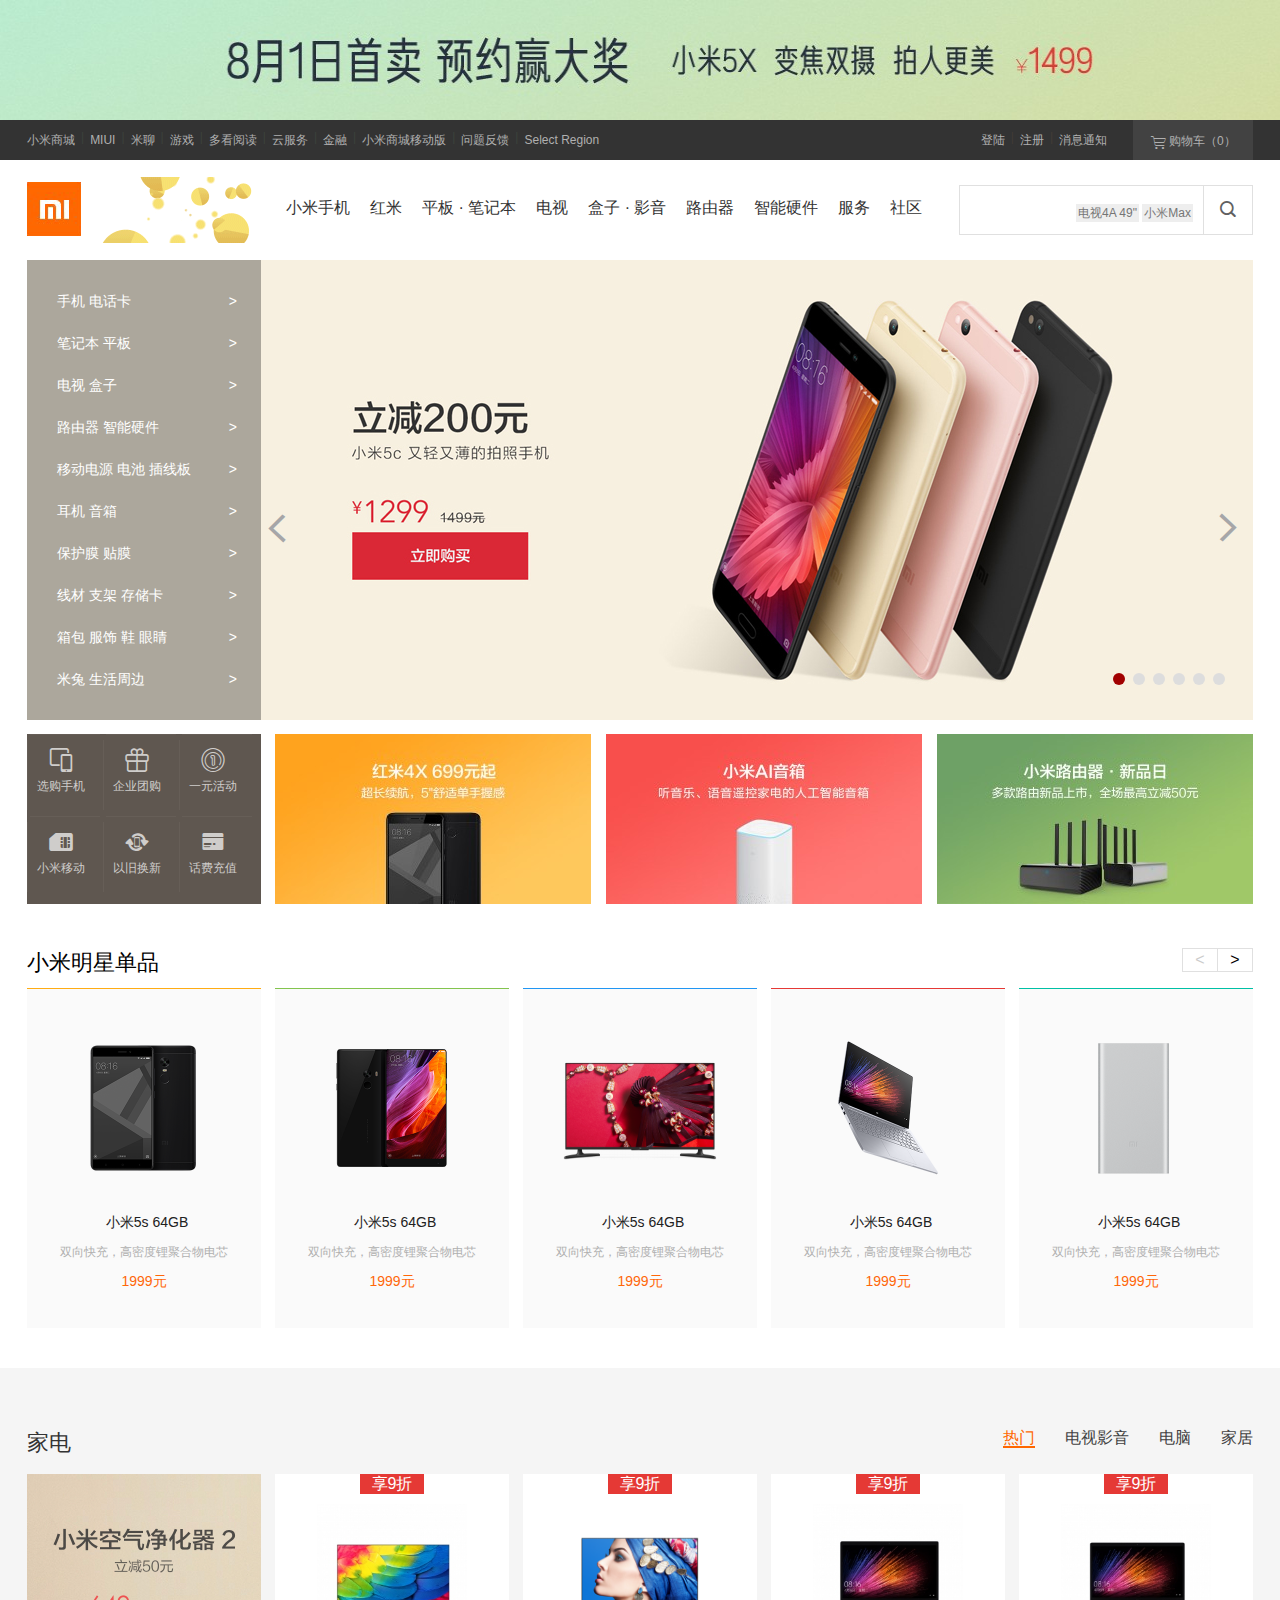
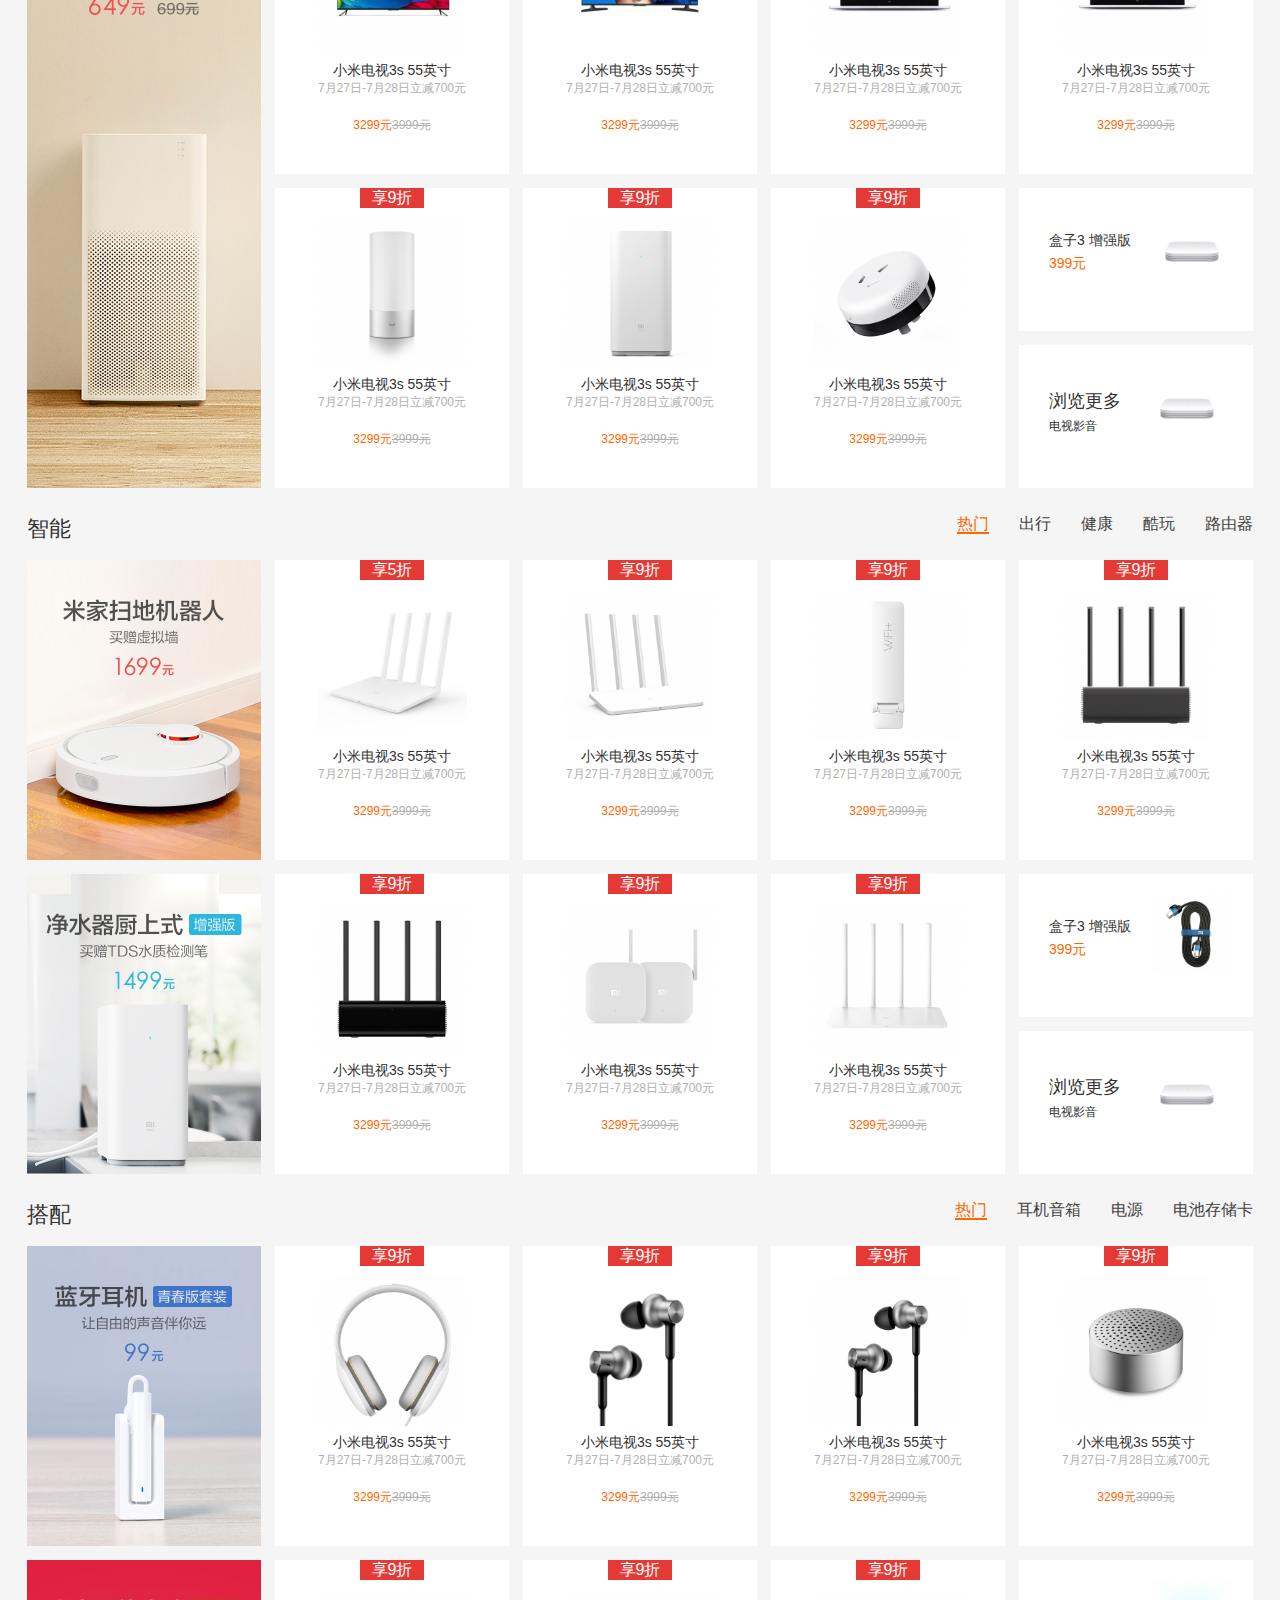
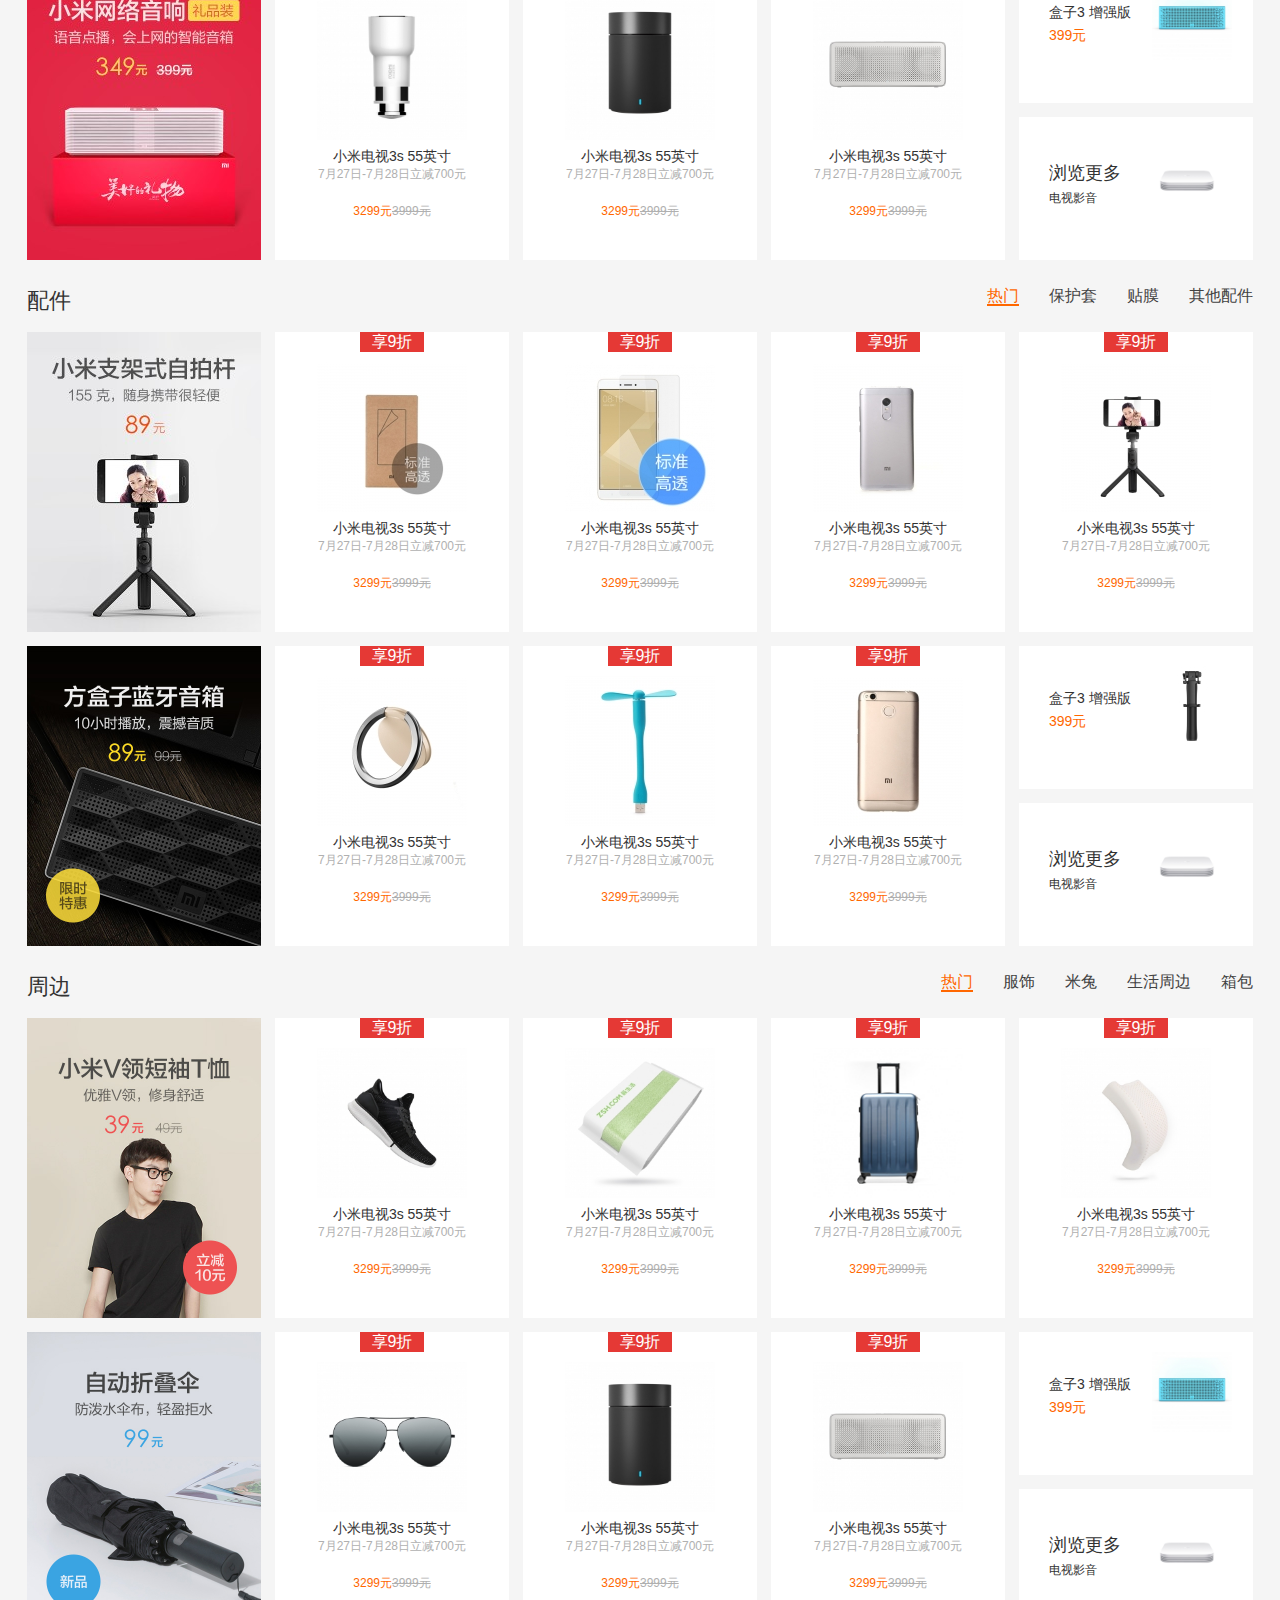
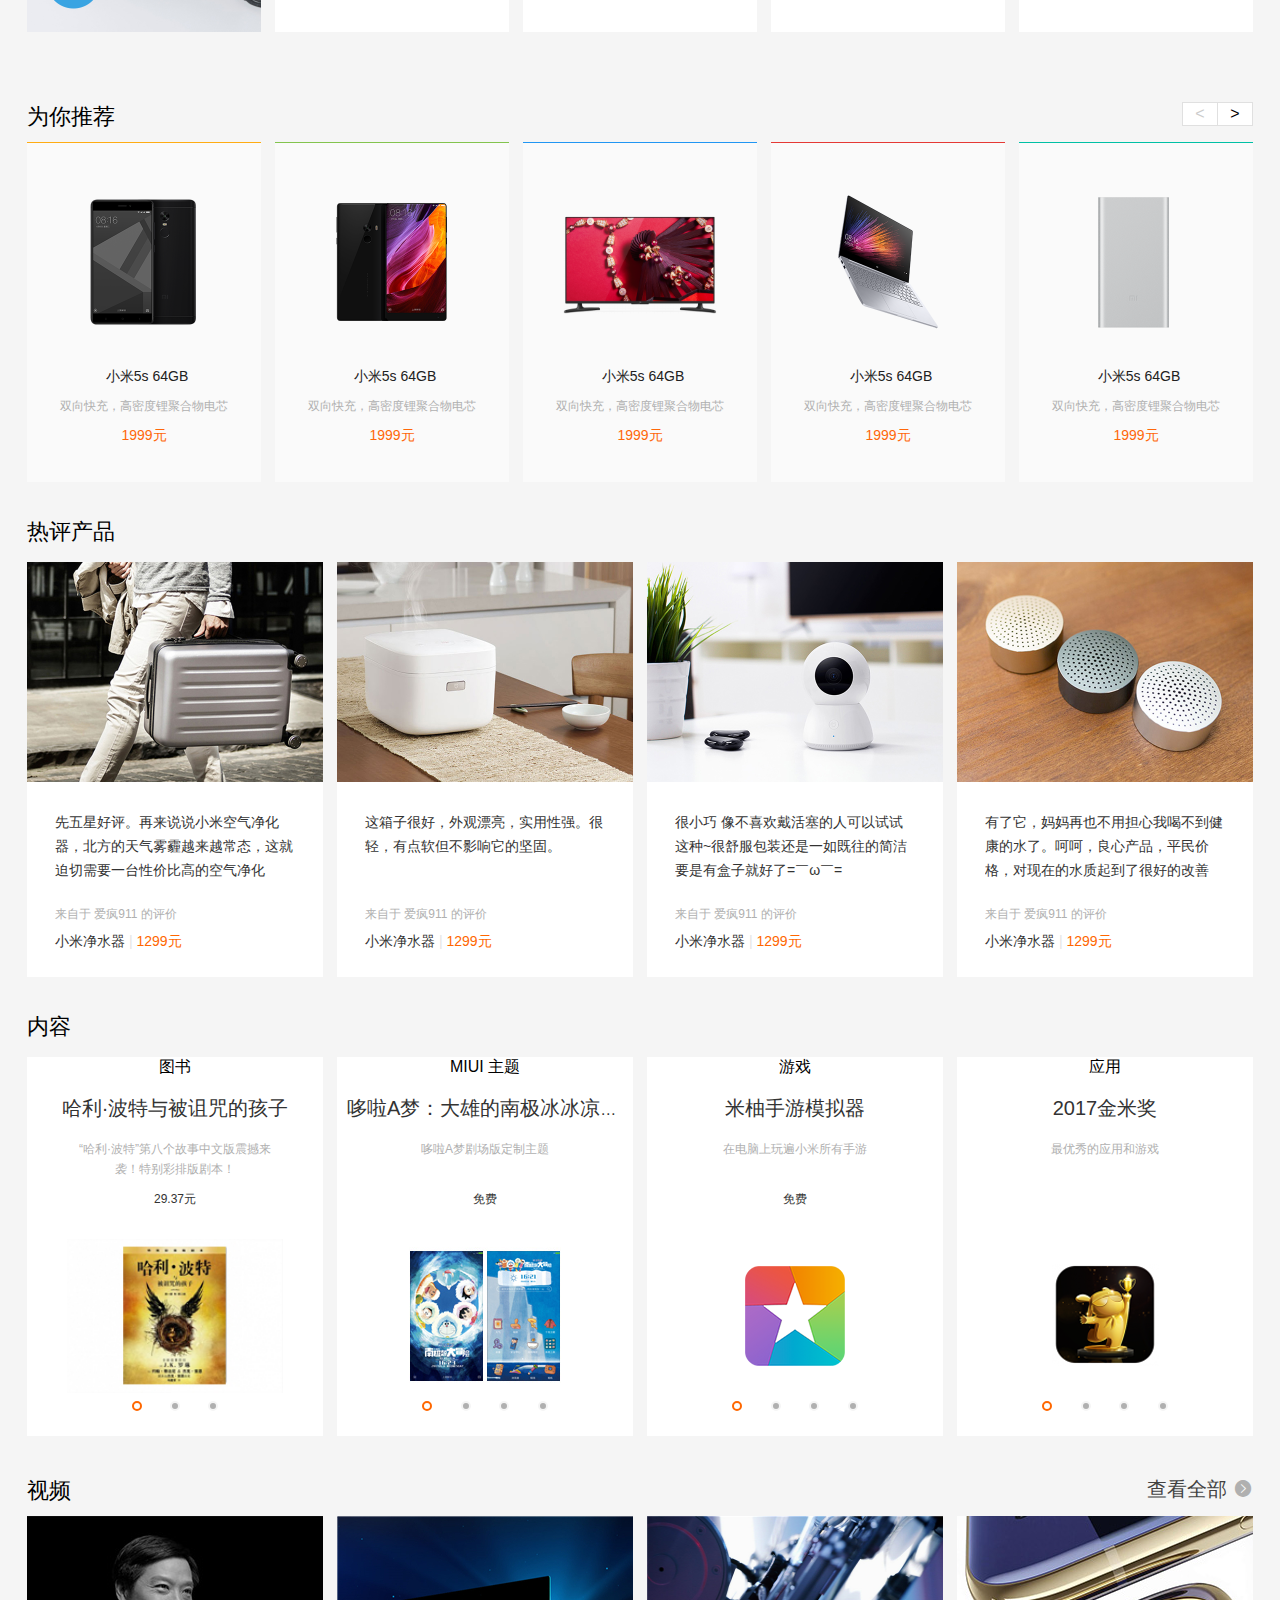
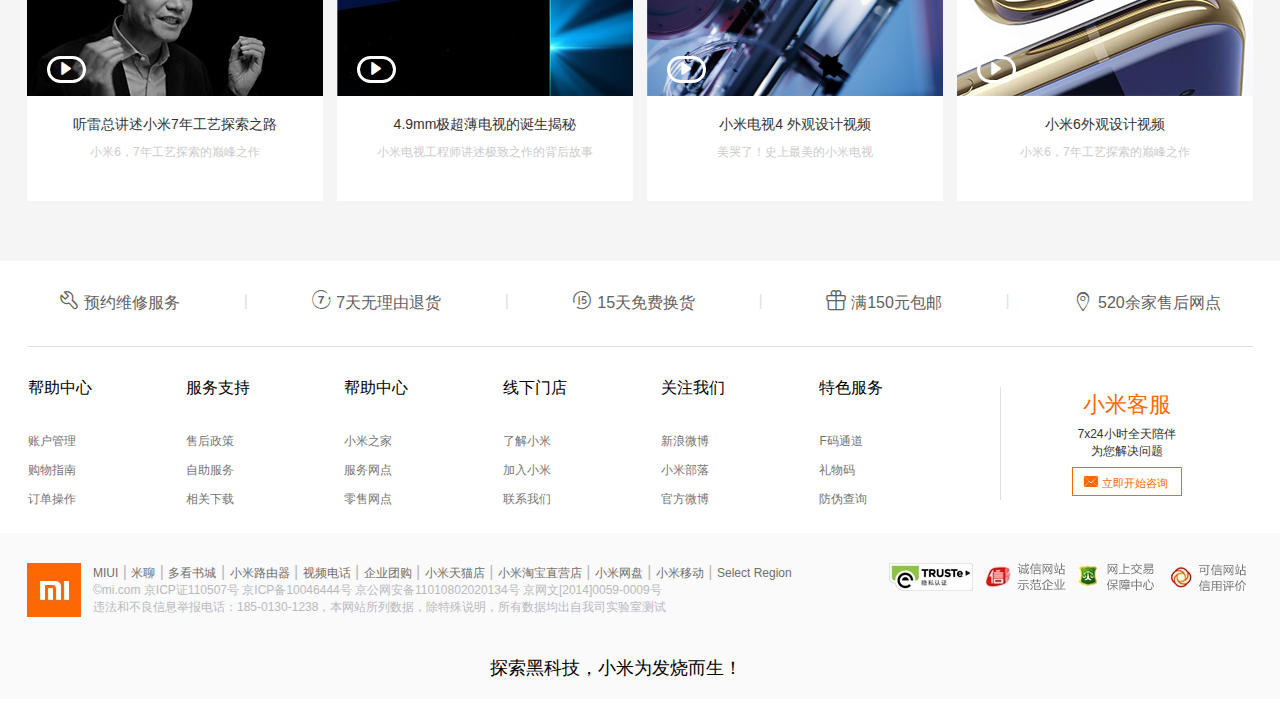
<file: xiaomi/index.html>
<!DOCTYPE html>
<html>
	<head>
		<meta charset="utf-8" />
		<title>小米</title>
		<link rel="stylesheet" href="css/index.css" />
		<link rel="stylesheet" href="css/iconfont/iconfont.css"/>
		<link rel="stylesheet" href="css/iconfont.css" />
	</head>
	<body>
		<!--顶部广告条-->
		<div class="banner">
			<a href="" target="_blank">
				<img src="img/top-banner.jpg" width="100%" height="120" />
			</a>
		</div>
		<!--顶部导航条-->
		<nav>
			<div class="w">
				<div class="nav-l">
					<ul>
						<li> 
							<a href="" target="_blank">
								小米商城
							</a>
						</li>
						<span>|</span>
						<li> 
							<a href="" target="_blank">
								MIUI
							</a>
						</li>
						<span>|</span>
						<li> 
							<a href="" target="_blank">
								米聊
							</a>
						</li>
						<span>|</span>
						<li> 
							<a href="" target="_blank">
								游戏
							</a>
						</li>
						<span>|</span>
						<li> 
							<a href="" target="_blank">
								多看阅读
							</a>
						</li>
						<span>|</span>
						<li> 
							<a href="" target="_blank">
								云服务
							</a>
						</li>
						<span>|</span>
						<li> 
							<a href="" target="_blank">
								金融
							</a>
						</li>
						<span>|</span>
						<li> 
							<a href="" target="_blank">
								小米商城移动版
							</a>
						</li>
						<span>|</span>
						<li> 
							<a href="" target="_blank">
								问题反馈
							</a>
						</li>
						<span>|</span>
						<li> 
							<a href="" target="_blank">
								Select Region
							</a>
						</li>
					</ul>
				</div>
				<div class="nav-r">
					<a class="land" href="" target="_blank">登陆</a>
					<span>|</span>
					<a class="register" href="" target="_blank">注册</a>
					<span>|</span>
					<a class="notice" href="" target="_blank">消息通知</a>
					<div class="shop">
						<a class="shopping" href="" target="_blank">
							<i class="iconfont icon-gouwuchekong"></i>
							<span>购物车（0）</span>
						</a>
						<div class="hid">
							<p>
								购物车中还没有商品，赶紧选购吧！
							</p>
						</div>
					</div>
				</div>
			</div>
			
		</nav>
		<!--LOGO+导航条+搜索-->	
		<header>
			<div class="w">
				<div class="logo">
					<div class="bglogo">
						<a href="" target="_blank"></a>
					</div>
					<div class="gif">
						<a href="" target="_blank"></a>
					</div>
				</div>
				<div class="nav">
					<ul class="nav-1">
						<li>
							<a href="">
								小米手机
							</a>
							<div class="hid"></div>
						</li>
						<li>
							<a href="">
								红米
							</a>
							<div class="hid"></div>
						</li>
						<li>
							<a href="">
								平板 · 笔记本
							</a>
							<div class="hid"></div>
						</li>
						<li>
							<a href="">
								电视
							</a>
							<div class="hid"></div>
						</li>
						<li>
							<a href="">
								盒子 · 影音
							</a>
							<div class="hid"></div>
						</li>
						<li>
							<a href="">
								路由器
							</a>
							<div class="hid"></div>
						</li>
						<li>
							<a href="">
								智能硬件
							</a>
							<div class="hid"></div>
						</li>
					</ul>
					<ul>
						<li>
							<a href="">
								服务
							</a>
						</li>
						<li>
							<a href="">
								社区
							</a>
						</li>
					</ul>
				</div>
				<div class="seacher">
					<form action="">
						<input type="text" name="" />
						<div class="in-a">
							<a href="" target="_blank">电视4A 49"</a>
							<a href="" target="_blank">小米Max</a>
						</div>
						
						<button type="submit">
							<i class="iconfont icon-sousuo2"></i>
						</button>
					</form>
				</div>
			</div>

			<div class="header-nav-menu">
				<div class="header-nav-menu-w">
					<ul class="children-list">
						<li>
							<div class="figure-thumb">
								<a href="#">
									<img src="img/mix2320-220.png" alt=""/>
								</a>
							</div>
							<div class="tit">
								<a href="#">小米MIX 2</a>
							</div>
							<P class="price">3299元起</P>
							<div class="flags">
								<div class="flag">热卖</div>
							</div>
						</li>
					</ul>
					<ul class="children-list">
						<li>
							<div class="figure-thumb">
								<a href="#">
									<img src="img/mix2320-220.png" alt=""/>
								</a>
							</div>
							<div class="tit">
								<a href="#">小米MIX 2</a>
							</div>
							<P class="price">3299元起</P>
							<div class="flags">
								<div class="flag">热卖</div>
							</div>
						</li>
						<li>
							<div class="figure-thumb">
								<a href="#">
									<img src="img/mix2320-220.png" alt=""/>
								</a>
							</div>
							<div class="tit">
								<a href="#">小米MIX 2</a>
							</div>
							<P class="price">3299元起</P>
							<div class="flags">
								<div class="flag">热卖</div>
							</div>
						</li>
					</ul>
					<ul class="children-list">
						<li>
							<div class="figure-thumb">
								<a href="#">
									<img src="img/mix2320-220.png" alt=""/>
								</a>
							</div>
							<div class="tit">
								<a href="#">小米MIX 2</a>
							</div>
							<P class="price">3299元起</P>
							<div class="flags">
								<div class="flag">热卖</div>
							</div>
						</li>
						<li>
							<div class="figure-thumb">
								<a href="#">
									<img src="img/mix2320-220.png" alt=""/>
								</a>
							</div>
							<div class="tit">
								<a href="#">小米MIX 2</a>
							</div>
							<P class="price">3299元起</P>
							<div class="flags">
								<div class="flag">热卖</div>
							</div>
						</li>
						<li>
							<div class="figure-thumb">
								<a href="#">
									<img src="img/mix2320-220.png" alt=""/>
								</a>
							</div>
							<div class="tit">
								<a href="#">小米MIX 2</a>
							</div>
							<P class="price">3299元起</P>
							<div class="flags">
								<div class="flag">热卖</div>
							</div>
						</li>
					</ul>
					<ul class="children-list">
						<li>
							<div class="figure-thumb">
								<a href="#">
									<img src="img/mix2320-220.png" alt=""/>
								</a>
							</div>
							<div class="tit">
								<a href="#">小米MIX 2</a>
							</div>
							<P class="price">3299元起</P>
							<div class="flags">
								<div class="flag">热卖</div>
							</div>
						</li>
						<li>
							<div class="figure-thumb">
								<a href="#">
									<img src="img/mix2320-220.png" alt=""/>
								</a>
							</div>
							<div class="tit">
								<a href="#">小米MIX 2</a>
							</div>
							<P class="price">3299元起</P>
							<div class="flags">
								<div class="flag">热卖</div>
							</div>
						</li>
						<li>
							<div class="figure-thumb">
								<a href="#">
									<img src="img/mix2320-220.png" alt=""/>
								</a>
							</div>
							<div class="tit">
								<a href="#">小米MIX 2</a>
							</div>
							<P class="price">3299元起</P>
							<div class="flags">
								<div class="flag">热卖</div>
							</div>
						</li>
						<li>
							<div class="figure-thumb">
								<a href="#">
									<img src="img/mix2320-220.png" alt=""/>
								</a>
							</div>
							<div class="tit">
								<a href="#">小米MIX 2</a>
							</div>
							<P class="price">3299元起</P>
							<div class="flags">
								<div class="flag">热卖</div>
							</div>
						</li>
					</ul>
					<ul class="children-list">
						<li>
							<div class="figure-thumb">
								<a href="#">
									<img src="img/mix2320-220.png" alt=""/>
								</a>
							</div>
							<div class="tit">
								<a href="#">小米MIX 2</a>
							</div>
							<P class="price">3299元起</P>
							<div class="flags">
								<div class="flag">热卖</div>
							</div>
						</li>
						<li>
							<div class="figure-thumb">
								<a href="#">
									<img src="img/mix2320-220.png" alt=""/>
								</a>
							</div>
							<div class="tit">
								<a href="#">小米MIX 2</a>
							</div>
							<P class="price">3299元起</P>
							<div class="flags">
								<div class="flag">热卖</div>
							</div>
						</li>
						<li>
							<div class="figure-thumb">
								<a href="#">
									<img src="img/mix2320-220.png" alt=""/>
								</a>
							</div>
							<div class="tit">
								<a href="#">小米MIX 2</a>
							</div>
							<P class="price">3299元起</P>
							<div class="flags">
								<div class="flag">热卖</div>
							</div>
						</li>
						<li>
							<div class="figure-thumb">
								<a href="#">
									<img src="img/mix2320-220.png" alt=""/>
								</a>
							</div>
							<div class="tit">
								<a href="#">小米MIX 2</a>
							</div>
							<P class="price">3299元起</P>
							<div class="flags">
								<div class="flag">热卖</div>
							</div>
						</li>
						<li>
							<div class="figure-thumb">
								<a href="#">
									<img src="img/mix2320-220.png" alt=""/>
								</a>
							</div>
							<div class="tit">
								<a href="#">小米MIX 2</a>
							</div>
							<P class="price">3299元起</P>
							<div class="flags">
								<div class="flag">热卖</div>
							</div>
						</li>
					</ul>
					<ul class="children-list">
						<li>
							<div class="figure-thumb">
								<a href="#">
									<img src="img/mix2320-220.png" alt=""/>
								</a>
							</div>
							<div class="tit">
								<a href="#">小米MIX 2</a>
							</div>
							<P class="price">3299元起</P>
							<div class="flags">
								<div class="flag">热卖</div>
							</div>
						</li>
						<li>
							<div class="figure-thumb">
								<a href="#">
									<img src="img/mix2320-220.png" alt=""/>
								</a>
							</div>
							<div class="tit">
								<a href="#">小米MIX 2</a>
							</div>
							<P class="price">3299元起</P>
							<div class="flags">
								<div class="flag">热卖</div>
							</div>
						</li>
						<li>
							<div class="figure-thumb">
								<a href="#">
									<img src="img/mix2320-220.png" alt=""/>
								</a>
							</div>
							<div class="tit">
								<a href="#">小米MIX 2</a>
							</div>
							<P class="price">3299元起</P>
							<div class="flags">
								<div class="flag">热卖</div>
							</div>
						</li>
						<li>
							<div class="figure-thumb">
								<a href="#">
									<img src="img/mix2320-220.png" alt=""/>
								</a>
							</div>
							<div class="tit">
								<a href="#">小米MIX 2</a>
							</div>
							<P class="price">3299元起</P>
							<div class="flags">
								<div class="flag">热卖</div>
							</div>
						</li>
						<li>
							<div class="figure-thumb">
								<a href="#">
									<img src="img/mix2320-220.png" alt=""/>
								</a>
							</div>
							<div class="tit">
								<a href="#">小米MIX 2</a>
							</div>
							<P class="price">3299元起</P>
							<div class="flags">
								<div class="flag">热卖</div>
							</div>
						</li>
						<li>
							<div class="figure-thumb">
								<a href="#">
									<img src="img/mix2320-220.png" alt=""/>
								</a>
							</div>
							<div class="tit">
								<a href="#">小米MIX 2</a>
							</div>
							<P class="price">3299元起</P>
							<div class="flags">
								<div class="flag">热卖</div>
							</div>
						</li>
					</ul>
					<ul class="children-list">
						<li>
							<div class="figure-thumb">
								<a href="#">
									<img src="img/mix2320-220.png" alt=""/>
								</a>
							</div>
							<div class="tit">
								<a href="#">小米MIX 2</a>
							</div>
							<P class="price">3299元起</P>
							<div class="flags">
								<div class="flag">热卖</div>
							</div>
						</li>
						<li>
							<div class="figure-thumb">
								<a href="#">
									<img src="img/mix2320-220.png" alt=""/>
								</a>
							</div>
							<div class="tit">
								<a href="#">小米MIX 2</a>
							</div>
							<P class="price">3299元起</P>
							<div class="flags">
								<div class="flag">热卖</div>
							</div>
						</li>
						<li>
							<div class="figure-thumb">
								<a href="#">
									<img src="img/mix2320-220.png" alt=""/>
								</a>
							</div>
							<div class="tit">
								<a href="#">小米MIX 2</a>
							</div>
							<P class="price">3299元起</P>
							<div class="flags">
								<div class="flag">热卖</div>
							</div>
						</li>
						<li>
							<div class="figure-thumb">
								<a href="#">
									<img src="img/mix2320-220.png" alt=""/>
								</a>
							</div>
							<div class="tit">
								<a href="#">小米MIX 2</a>
							</div>
							<P class="price">3299元起</P>
							<div class="flags">
								<div class="flag">热卖</div>
							</div>
						</li>
						<li>
							<div class="figure-thumb">
								<a href="#">
									<img src="img/mix2320-220.png" alt=""/>
								</a>
							</div>
							<div class="tit">
								<a href="#">小米MIX 2</a>
							</div>
							<P class="price">3299元起</P>
							<div class="flags">
								<div class="flag">热卖</div>
							</div>
						</li>
					</ul>
				</div>
			</div>
		</header>
		<!--侧导航+轮播-->
		<div class="nav-car">
			<div class="w">
				<div class="nav">
					<ul class="ul-1">
						<li class="ul-1-li">
							<a href="" target="_blank">
								<span class="a-l">
									手机 电话卡
								</span>
								<span class="a-r">
									>
								</span>
							</a>
							<div class="hid">
								<ul class="ul-2">
									<li>
										<a href="" target="_blank">
											<img src="img/xm6_80.png" />
											<span class="item-tit">小米6</span>
										</a>
										<button type="button">
											选购
										</button>
									</li>
									<li>
										<a href="" target="_blank">
											<img src="img/xm6_80.png" />
											<span class="item-tit">小米6</span>
										</a>
										<button type="button">
											选购
										</button>
									</li>
									<li>
										<a href="" target="_blank">
											<img src="img/xm6_80.png" />
											<span class="item-tit">小米6</span>
										</a>
										<button type="button">
											选购
										</button>
									</li>
									<li>
										<a href="" target="_blank">
											<img src="img/xm6_80.png" />
											<span class="item-tit">小米6</span>
										</a>
										<button type="button">
											选购
										</button>
									</li>
									<li>
										<a href="" target="_blank">
											<img src="img/xm6_80.png" />
											<span class="item-tit">小米6</span>
										</a>
										<button type="button">
											选购
										</button>
									</li>
									<li>
										<a href="" target="_blank">
											<img src="img/xm6_80.png" />
											<span class="item-tit">小米6</span>
										</a>
										<button type="button">
											选购
										</button>
									</li>
								</ul>
								<ul class="ul-2">
									<li>
										<a href="" target="_blank">
											<img src="img/xm6_80.png" />
											<span class="item-tit">小米6</span>
										</a>
										<button type="button">
											选购
										</button>
									</li>
									<li>
										<a href="" target="_blank">
											<img src="img/xm6_80.png" />
											<span class="item-tit">小米6</span>
										</a>
										<button type="button">
											选购
										</button>
									</li>
									<li>
										<a href="" target="_blank">
											<img src="img/xm6_80.png" />
											<span class="item-tit">小米6</span>
										</a>
										<button type="button">
											选购
										</button>
									</li>
									<li>
										<a href="" target="_blank">
											<img src="img/xm6_80.png" />
											<span class="item-tit">小米6</span>
										</a>
										<button type="button">
											选购
										</button>
									</li>
									<li>
										<a href="" target="_blank">
											<img src="img/xm6_80.png" />
											<span class="item-tit">小米6</span>
										</a>
										<button type="button">
											选购
										</button>
									</li>
									<li>
										<a href="" target="_blank">
											<img src="img/xm6_80.png" />
											<span class="item-tit">小米6</span>
										</a>
										<button type="button">
											选购
										</button>
									</li>
								</ul>
							</div>
						</li>
						<li class="ul-1-li">
							<a href="" target="_blank">
								<span class="a-l">
									笔记本 平板
								</span>
								<span class="a-r">
									>
								</span>
							</a>
							<div class="hid">
								<ul class="ul-2">
									<li>
										<a href="" target="_blank">
											<img src="img/xm6_80.png" />
											<span class="item-tit">小米6</span>
										</a>
										<button type="button">
											选购
										</button>
									</li>
									<li>
										<a href="" target="_blank">
											<img src="img/xm6_80.png" />
											<span class="item-tit">小米6</span>
										</a>
										<button type="button">
											选购
										</button>
									</li>
									<li>
										<a href="" target="_blank">
											<img src="img/xm6_80.png" />
											<span class="item-tit">小米6</span>
										</a>
										<button type="button">
											选购
										</button>
									</li>
									<li>
										<a href="" target="_blank">
											<img src="img/xm6_80.png" />
											<span class="item-tit">小米6</span>
										</a>
										<button type="button">
											选购
										</button>
									</li>
									<li>
										<a href="" target="_blank">
											<img src="img/xm6_80.png" />
											<span class="item-tit">小米6</span>
										</a>
										<button type="button">
											选购
										</button>
									</li>
									<li>
										<a href="" target="_blank">
											<img src="img/xm6_80.png" />
											<span class="item-tit">小米6</span>
										</a>
										<button type="button">
											选购
										</button>
									</li>
								</ul>
								<ul class="ul-2">
									<li>
										<a href="" target="_blank">
											<img src="img/xm6_80.png" />
											<span class="item-tit">小米6</span>
										</a>
										<button type="button">
											选购
										</button>
									</li>
									<li>
										<a href="" target="_blank">
											<img src="img/xm6_80.png" />
											<span class="item-tit">小米6</span>
										</a>
										<button type="button">
											选购
										</button>
									</li>
									<li>
										<a href="" target="_blank">
											<img src="img/xm6_80.png" />
											<span class="item-tit">小米6</span>
										</a>
										<button type="button">
											选购
										</button>
									</li>
									<li>
										<a href="" target="_blank">
											<img src="img/xm6_80.png" />
											<span class="item-tit">小米6</span>
										</a>
										<button type="button">
											选购
										</button>
									</li>
									<li>
										<a href="" target="_blank">
											<img src="img/xm6_80.png" />
											<span class="item-tit">小米6</span>
										</a>
										<button type="button">
											选购
										</button>
									</li>
								</ul>
							</div>
						</li>
						<li class="ul-1-li">
							<a href="" target="_blank">
								<span class="a-l">
									电视 盒子
								</span>
								<span class="a-r">
									>
								</span>
							</a>
							<div class="hid">
								<ul class="ul-2">
									<li>
										<a href="" target="_blank">
											<img src="img/xm6_80.png" />
											<span class="item-tit">小米6</span>
										</a>
										<button type="button">
											选购
										</button>
									</li>
									<li>
										<a href="" target="_blank">
											<img src="img/xm6_80.png" />
											<span class="item-tit">小米6</span>
										</a>
										<button type="button">
											选购
										</button>
									</li>
									<li>
										<a href="" target="_blank">
											<img src="img/xm6_80.png" />
											<span class="item-tit">小米6</span>
										</a>
										<button type="button">
											选购
										</button>
									</li>
									<li>
										<a href="" target="_blank">
											<img src="img/xm6_80.png" />
											<span class="item-tit">小米6</span>
										</a>
										<button type="button">
											选购
										</button>
									</li>
									<li>
										<a href="" target="_blank">
											<img src="img/xm6_80.png" />
											<span class="item-tit">小米6</span>
										</a>
										<button type="button">
											选购
										</button>
									</li>
									<li>
										<a href="" target="_blank">
											<img src="img/xm6_80.png" />
											<span class="item-tit">小米6</span>
										</a>
										<button type="button">
											选购
										</button>
									</li>
								</ul>
								<ul class="ul-2">
									<li>
										<a href="" target="_blank">
											<img src="img/xm6_80.png" />
											<span class="item-tit">小米6</span>
										</a>
										<button type="button">
											选购
										</button>
									</li>
									<li>
										<a href="" target="_blank">
											<img src="img/xm6_80.png" />
											<span class="item-tit">小米6</span>
										</a>
										<button type="button">
											选购
										</button>
									</li>
									<li>
										<a href="" target="_blank">
											<img src="img/xm6_80.png" />
											<span class="item-tit">小米6</span>
										</a>
										<button type="button">
											选购
										</button>
									</li>
									<li>
										<a href="" target="_blank">
											<img src="img/xm6_80.png" />
											<span class="item-tit">小米6</span>
										</a>
										<button type="button">
											选购
										</button>
									</li>
								</ul>
							</div>
						</li>
						<li class="ul-1-li">
							<a href="" target="_blank">
								<span class="a-l">
									路由器 智能硬件
								</span>
								<span class="a-r">
									>
								</span>
							</a>
							<div class="hid">
								<ul class="ul-2">
									<li>
										<a href="" target="_blank">
											<img src="img/xm6_80.png" />
											<span class="item-tit">小米6</span>
										</a>
										<button type="button">
											选购
										</button>
									</li>
									<li>
										<a href="" target="_blank">
											<img src="img/xm6_80.png" />
											<span class="item-tit">小米6</span>
										</a>
										<button type="button">
											选购
										</button>
									</li>
									<li>
										<a href="" target="_blank">
											<img src="img/xm6_80.png" />
											<span class="item-tit">小米6</span>
										</a>
										<button type="button">
											选购
										</button>
									</li>
									<li>
										<a href="" target="_blank">
											<img src="img/xm6_80.png" />
											<span class="item-tit">小米6</span>
										</a>
										<button type="button">
											选购
										</button>
									</li>
									<li>
										<a href="" target="_blank">
											<img src="img/xm6_80.png" />
											<span class="item-tit">小米6</span>
										</a>
										<button type="button">
											选购
										</button>
									</li>
									<li>
										<a href="" target="_blank">
											<img src="img/xm6_80.png" />
											<span class="item-tit">小米6</span>
										</a>
										<button type="button">
											选购
										</button>
									</li>
								</ul>
								<ul class="ul-2">
									<li>
										<a href="" target="_blank">
											<img src="img/xm6_80.png" />
											<span class="item-tit">小米6</span>
										</a>
										<button type="button">
											选购
										</button>
									</li>
									<li>
										<a href="" target="_blank">
											<img src="img/xm6_80.png" />
											<span class="item-tit">小米6</span>
										</a>
										<button type="button">
											选购
										</button>
									</li>
									<li>
										<a href="" target="_blank">
											<img src="img/xm6_80.png" />
											<span class="item-tit">小米6</span>
										</a>
										<button type="button">
											选购
										</button>
									</li>
								</ul>
							</div>
						</li>
						<li class="ul-1-li">
							<a href="" target="_blank">
								<span class="a-l">
									移动电源 电池 插线板
								</span>
								<span class="a-r">
									>
								</span>
							</a>
							<div class="hid">
								<ul class="ul-2">
									<li>
										<a href="" target="_blank">
											<img src="img/xm6_80.png" />
											<span class="item-tit">小米6</span>
										</a>
										<button type="button">
											选购
										</button>
									</li>
									<li>
										<a href="" target="_blank">
											<img src="img/xm6_80.png" />
											<span class="item-tit">小米6</span>
										</a>
										<button type="button">
											选购
										</button>
									</li>
									<li>
										<a href="" target="_blank">
											<img src="img/xm6_80.png" />
											<span class="item-tit">小米6</span>
										</a>
										<button type="button">
											选购
										</button>
									</li>
									<li>
										<a href="" target="_blank">
											<img src="img/xm6_80.png" />
											<span class="item-tit">小米6</span>
										</a>
										<button type="button">
											选购
										</button>
									</li>
									<li>
										<a href="" target="_blank">
											<img src="img/xm6_80.png" />
											<span class="item-tit">小米6</span>
										</a>
										<button type="button">
											选购
										</button>
									</li>
									<li>
										<a href="" target="_blank">
											<img src="img/xm6_80.png" />
											<span class="item-tit">小米6</span>
										</a>
										<button type="button">
											选购
										</button>
									</li>
								</ul>
							</div>
						</li>
						<li class="ul-1-li">
							<a href="" target="_blank">
								<span class="a-l">
									耳机 音箱
								</span>
								<span class="a-r">
									>
								</span>
							</a>
							<div class="hid">
								<ul class="ul-2">
									<li>
										<a href="" target="_blank">
											<img src="img/xm6_80.png" />
											<span class="item-tit">小米6</span>
										</a>
										<button type="button">
											选购
										</button>
									</li>
									<li>
										<a href="" target="_blank">
											<img src="img/xm6_80.png" />
											<span class="item-tit">小米6</span>
										</a>
										<button type="button">
											选购
										</button>
									</li>
									<li>
										<a href="" target="_blank">
											<img src="img/xm6_80.png" />
											<span class="item-tit">小米6</span>
										</a>
										<button type="button">
											选购
										</button>
									</li>
									<li>
										<a href="" target="_blank">
											<img src="img/xm6_80.png" />
											<span class="item-tit">小米6</span>
										</a>
										<button type="button">
											选购
										</button>
									</li>
									<li>
										<a href="" target="_blank">
											<img src="img/xm6_80.png" />
											<span class="item-tit">小米6</span>
										</a>
										<button type="button">
											选购
										</button>
									</li>
									<li>
										<a href="" target="_blank">
											<img src="img/xm6_80.png" />
											<span class="item-tit">小米6</span>
										</a>
										<button type="button">
											选购
										</button>
									</li>
								</ul>
								<ul class="ul-2">
									<li>
										<a href="" target="_blank">
											<img src="img/xm6_80.png" />
											<span class="item-tit">小米6</span>
										</a>
										<button type="button">
											选购
										</button>
									</li>
								</ul>
							</div>
						</li>
						<li class="ul-1-li">
							<a href="" target="_blank">
								<span class="a-l">
									保护膜 贴膜
								</span>
								<span class="a-r">
									>
								</span>
							</a>
							<div class="hid">
								<ul class="ul-2">
									<li>
										<a href="" target="_blank">
											<img src="img/xm6_80.png" />
											<span class="item-tit">小米6</span>
										</a>
										<button type="button">
											选购
										</button>
									</li>
									<li>
										<a href="" target="_blank">
											<img src="img/xm6_80.png" />
											<span class="item-tit">小米6</span>
										</a>
										<button type="button">
											选购
										</button>
									</li>
									<li>
										<a href="" target="_blank">
											<img src="img/xm6_80.png" />
											<span class="item-tit">小米6</span>
										</a>
										<button type="button">
											选购
										</button>
									</li>
									<li>
										<a href="" target="_blank">
											<img src="img/xm6_80.png" />
											<span class="item-tit">小米6</span>
										</a>
										<button type="button">
											选购
										</button>
									</li>
									<li>
										<a href="" target="_blank">
											<img src="img/xm6_80.png" />
											<span class="item-tit">小米6</span>
										</a>
										<button type="button">
											选购
										</button>
									</li>
									<li>
										<a href="" target="_blank">
											<img src="img/xm6_80.png" />
											<span class="item-tit">小米6</span>
										</a>
										<button type="button">
											选购
										</button>
									</li>
								</ul>
								<ul class="ul-2">
									<li>
										<a href="" target="_blank">
											<img src="img/xm6_80.png" />
											<span class="item-tit">小米6</span>
										</a>
										<button type="button">
											选购
										</button>
									</li>
									<li>
										<a href="" target="_blank">
											<img src="img/xm6_80.png" />
											<span class="item-tit">小米6</span>
										</a>
										<button type="button">
											选购
										</button>
									</li>
								</ul>
							</div>
						</li>
						<li class="ul-1-li">
							<a href="" target="_blank">
								<span class="a-l">
									线材 支架 存储卡
								</span>
								<span class="a-r">
									>
								</span>
							</a>
							<div class="hid">
								<ul class="ul-2">
									<li>
										<a href="" target="_blank">
											<img src="img/xm6_80.png" />
											<span class="item-tit">小米6</span>
										</a>
										<button type="button">
											选购
										</button>
									</li>
									<li>
										<a href="" target="_blank">
											<img src="img/xm6_80.png" />
											<span class="item-tit">小米6</span>
										</a>
										<button type="button">
											选购
										</button>
									</li>
									<li>
										<a href="" target="_blank">
											<img src="img/xm6_80.png" />
											<span class="item-tit">小米6</span>
										</a>
										<button type="button">
											选购
										</button>
									</li>
									<li>
										<a href="" target="_blank">
											<img src="img/xm6_80.png" />
											<span class="item-tit">小米6</span>
										</a>
										<button type="button">
											选购
										</button>
									</li>
									<li>
										<a href="" target="_blank">
											<img src="img/xm6_80.png" />
											<span class="item-tit">小米6</span>
										</a>
										<button type="button">
											选购
										</button>
									</li>
									<li>
										<a href="" target="_blank">
											<img src="img/xm6_80.png" />
											<span class="item-tit">小米6</span>
										</a>
										<button type="button">
											选购
										</button>
									</li>
								</ul>
								<ul class="ul-2">
									<li>
										<a href="" target="_blank">
											<img src="img/xm6_80.png" />
											<span class="item-tit">小米6</span>
										</a>
										<button type="button">
											选购
										</button>
									</li>
									<li>
										<a href="" target="_blank">
											<img src="img/xm6_80.png" />
											<span class="item-tit">小米6</span>
										</a>
										<button type="button">
											选购
										</button>
									</li>
									<li>
										<a href="" target="_blank">
											<img src="img/xm6_80.png" />
											<span class="item-tit">小米6</span>
										</a>
										<button type="button">
											选购
										</button>
									</li>
								</ul>
							</div>
						</li>
						<li class="ul-1-li">
							<a href="" target="_blank">
								<span class="a-l">
									箱包 服饰 鞋 眼睛
								</span>
								<span class="a-r">
									>
								</span>
							</a>
							<div class="hid">
								<ul class="ul-2">
									<li>
										<a href="" target="_blank">
											<img src="img/xm6_80.png" />
											<span class="item-tit">小米6</span>
										</a>
										<button type="button">
											选购
										</button>
									</li>
									<li>
										<a href="" target="_blank">
											<img src="img/xm6_80.png" />
											<span class="item-tit">小米6</span>
										</a>
										<button type="button">
											选购
										</button>
									</li>
									<li>
										<a href="" target="_blank">
											<img src="img/xm6_80.png" />
											<span class="item-tit">小米6</span>
										</a>
										<button type="button">
											选购
										</button>
									</li>
									<li>
										<a href="" target="_blank">
											<img src="img/xm6_80.png" />
											<span class="item-tit">小米6</span>
										</a>
										<button type="button">
											选购
										</button>
									</li>
									<li>
										<a href="" target="_blank">
											<img src="img/xm6_80.png" />
											<span class="item-tit">小米6</span>
										</a>
										<button type="button">
											选购
										</button>
									</li>
									<li>
										<a href="" target="_blank">
											<img src="img/xm6_80.png" />
											<span class="item-tit">小米6</span>
										</a>
										<button type="button">
											选购
										</button>
									</li>
								</ul>
								<ul class="ul-2">
									<li>
										<a href="" target="_blank">
											<img src="img/xm6_80.png" />
											<span class="item-tit">小米6</span>
										</a>
										<button type="button">
											选购
										</button>
									</li>
									<li>
										<a href="" target="_blank">
											<img src="img/xm6_80.png" />
											<span class="item-tit">小米6</span>
										</a>
										<button type="button">
											选购
										</button>
									</li>
									<li>
										<a href="" target="_blank">
											<img src="img/xm6_80.png" />
											<span class="item-tit">小米6</span>
										</a>
										<button type="button">
											选购
										</button>
									</li>
									<li>
										<a href="" target="_blank">
											<img src="img/xm6_80.png" />
											<span class="item-tit">小米6</span>
										</a>
										<button type="button">
											选购
										</button>
									</li>
								</ul>
							</div>
						</li>
						<li class="ul-1-li">
							<a href="" target="_blank">
								<span class="a-l">
									米兔 生活周边
								</span>
								<span class="a-r">
									>
								</span>
							</a>
							<div class="hid">
								<ul class="ul-2">
									<li>
										<a href="" target="_blank">
											<img src="img/xm6_80.png" />
											<span class="item-tit">小米6</span>
										</a>
										<button type="button">
											选购
										</button>
									</li>
									<li>
										<a href="" target="_blank">
											<img src="img/xm6_80.png" />
											<span class="item-tit">小米6</span>
										</a>
										<button type="button">
											选购
										</button>
									</li>
									<li>
										<a href="" target="_blank">
											<img src="img/xm6_80.png" />
											<span class="item-tit">小米6</span>
										</a>
										<button type="button">
											选购
										</button>
									</li>
									<li>
										<a href="" target="_blank">
											<img src="img/xm6_80.png" />
											<span class="item-tit">小米6</span>
										</a>
										<button type="button">
											选购
										</button>
									</li>
									<li>
										<a href="" target="_blank">
											<img src="img/xm6_80.png" />
											<span class="item-tit">小米6</span>
										</a>
										<button type="button">
											选购
										</button>
									</li>
									<li>
										<a href="" target="_blank">
											<img src="img/xm6_80.png" />
											<span class="item-tit">小米6</span>
										</a>
										<button type="button">
											选购
										</button>
									</li>
								</ul>
								<ul class="ul-2">
									<li>
										<a href="" target="_blank">
											<img src="img/xm6_80.png" />
											<span class="item-tit">小米6</span>
										</a>
										<button type="button">
											选购
										</button>
									</li>
									<li>
										<a href="" target="_blank">
											<img src="img/xm6_80.png" />
											<span class="item-tit">小米6</span>
										</a>
										<button type="button">
											选购
										</button>
									</li>
									<li>
										<a href="" target="_blank">
											<img src="img/xm6_80.png" />
											<span class="item-tit">小米6</span>
										</a>
										<button type="button">
											选购
										</button>
									</li>
									<li>
										<a href="" target="_blank">
											<img src="img/xm6_80.png" />
											<span class="item-tit">小米6</span>
										</a>
										<button type="button">
											选购
										</button>
									</li>
									<li>
										<a href="" target="_blank">
											<img src="img/xm6_80.png" />
											<span class="item-tit">小米6</span>
										</a>
										<button type="button">
											选购
										</button>
									</li>
								</ul>
							</div>
						</li>
					</ul>
				</div>
				<!--轮播-->
				<div class="car">
					<!--显示的图片-->
					<div class="car-img">
						<ul>
							<li>
								<a href="" target="_blank">
									<img src="img/xmad_14987863027505_MhdnQ.jpg" />
								</a>
							</li>
							<li>
								<a href="" target="_blank">
									<img src="img/xmad_1500292085716_sAPHG.jpg" />
								</a>
							</li>
							<li>
								<a href="" target="_blank">
									<img src="img/xmad_15005599480894_HyfKP.jpg" />
								</a>
							</li>
							<li>
								<a href="" target="_blank">
									<img src="img/xmad_15009711526222_TsBVZ.jpg" />
								</a>
							</li>
							<li>
								<a href="" target="_blank">
									<img src="img/xmad_15010575132496_zxpge.jpg" />
								</a>
							</li>
							<li>
								<a href="" target="_blank">
									<img src="img/xmad_15010636529963_QXvMf.jpg" />
								</a>
							</li>
						</ul>
					</div>
					<!--左右按钮-->
					<div class="car-lr">
						<div class="car-lr-l">
							<i class="iconfont icon-weibiaoti6-copy"></i>
						</div>
						<div class="car-lr-r">
							<i class="iconfont icon-weibiaoti6-copy1"></i>
						</div>
					</div>
					<!--指示点-->
					<div class="car-dian">
						<ul>
							<li></li>
							<li></li>
							<li></li>
							<li></li>
							<li></li>
							<li></li>
						</ul>
					</div>
				</div>
			</div>
		</div>
		<!--底部块-->
		<div class="foot-ba">
			<div class="w">
				<div class="group-l">
					<ul class="clearFix">
                        <li class = "left top"><a href="#"><i class="iconfont icon-shouji"></i>选购手机</a></li>
                        <li class = "top"><a href="#"><i class="iconfont icon-liwu"></i>企业团购</a></li>
                        <li class = "top"><a href="#"><i class="iconfont icon-yiyuan"></i>一元活动</a></li>
                        <li class = "left"><a href="#"><i class="iconfont icon-shenqing01"></i>小米移动</a></li>
                        <li><a href="#"><i class="iconfont icon-huanxin01"></i>以旧换新</a></li>
                        <li><a href="#"><i class="iconfont icon-iconchongzhi"></i>话费充值</a></li>
                    </ul>
				</div>
				<div class="group-r">
					<a href="" target="_blank">
						<img src="img/2017-07-27_100043.jpg" />
					</a>
					<a href="" target="_blank">
						<img src="img/2017-07-27_100111.jpg" />
					</a>
					<a href="" target="_blank">
						<img src="img/2017-07-27_100145.jpg" />
					</a>
				</div>
			</div>
		</div>
		<!--小米明星单品-->		
		<div class="xmmxdp">
			<div class="w">
				<div class="xmmxdp-t">
					<div class="xmmxdp-t-l">
						<h2>小米明星单品</h2>
					</div>
					<div class="xmmxdp-t-r">
						<div class="lr">
							<div class="lr-l"><</div>
							<div class="lr-r">></div>
						</div>
					</div>
				</div>
				<div class="xmmxdp-c">
					<ul>
						<li>
							<a href="" target="_blank">
								<img src="img/xmad_1489401341687_vUojl.png" alt="" width="160" height="160" />
							</a>
							<h3 class="">
								<a href="" target="_blank">
									小米5s 64GB
								</a>
							</h3>
							<p>双向快充，高密度锂聚合物电芯</p>
							<span class="money">1999元</span>
						</li>
						<li class="temp2">
							<a href="" target="_blank">
								<img src="img/xmad_14926862610682_UhkfS.png" alt="" width="160" height="160" />
							</a>
							<h3 class="">
								<a href="" target="_blank">
									小米5s 64GB
								</a>
							</h3>
							<p>双向快充，高密度锂聚合物电芯</p>
							<span class="money">1999元</span>
						</li>
						<li class="temp3">
							<a href="" target="_blank">
								<img src="img/pms_1490077454.46128587!220x220.png" alt="" width="160" height="160" />
							</a>
							<h3 class="">
								<a href="" target="_blank">
									小米5s 64GB
								</a>
							</h3>
							<p>双向快充，高密度锂聚合物电芯</p>
							<span class="money">1999元</span>
						</li>
						<li class="temp4">
							<a href="" target="_blank">
								<img src="img/725a37e3-78b7-4298-8098-c40097bf179d.png" alt="" width="160" height="160" />
							</a>
							<h3 class="">
								<a href="" target="_blank">
									小米5s 64GB
								</a>
							</h3>
							<p>双向快充，高密度锂聚合物电芯</p>
							<span class="money">1999元</span>
						</li>
						<li class="temp5">
							<a href="" target="_blank">
								<img src="img/xmad_14917453512947_AmXkT.png" alt="" width="160" height="160" />
							</a>
							<h3 class="">
								<a href="" target="_blank">
									小米5s 64GB
								</a>
							</h3>
							<p>双向快充，高密度锂聚合物电芯</p>
							<span class="money">1999元</span>
						</li>
					</ul>
					<ul>
						<li class="temp6">
							<a href="" target="_blank">
								<img src="img/6ef55907-bbed-49be-a2bb-be0821b5f7b8.png" alt="" width="160" height="160" />
							</a>
							<h3 class="">
								<a href="" target="_blank">
									小米5s 64GB
								</a>
							</h3>
							<p>双向快充，高密度锂聚合物电芯</p>
							<span class="money">1999元</span>
						</li>
						<li class="temp7">
							<a href="" target="_blank">
								<img src="img/5e2eb710-a99f-4235-ac5c-1b20b1e6c3b6 2x.png" alt="" width="160" height="160" />
							</a>
							<h3 class="">
								<a href="" target="_blank">
									小米5s 64GB
								</a>
							</h3>
							<p>双向快充，高密度锂聚合物电芯</p>
							<span class="money">1999元</span>
						</li>
						<li class="temp8">
							<a href="" target="_blank">
								<img src="img/302f2608-655a-489c-a0c5-a3b9172defd1.png" alt="" width="160" height="160" />
							</a>
							<h3 class="">
								<a href="" target="_blank">
									小米5s 64GB
								</a>
							</h3>
							<p>双向快充，高密度锂聚合物电芯</p>
							<span class="money">1999元</span>
						</li>
						<li class="temp9">
							<a href="" target="_blank">
								<img src="img/xmad_14972549116226_tZpod.png" alt="" width="160" height="160" />
							</a>
							<h3 class="">
								<a href="" target="_blank">
									小米5s 64GB
								</a>
							</h3>
							<p>双向快充，高密度锂聚合物电芯</p>
							<span class="money">1999元</span>
						</li>
						<li class="temp10">
							<a href="" target="_blank">
								<img src="img/de35852a-1be5-4ef5-846f-dcdd2efcfea6.png" alt="" width="160" height="160" />
							</a>
							<h3 class="">
								<a href="" target="_blank">
									小米5s 64GB
								</a>
							</h3>
							<p>双向快充，高密度锂聚合物电芯</p>
							<span class="money">1999元</span>
						</li>
					</ul>
					<!--<ul>-->
						<!--<li>-->
							<!--<a href="" target="_blank">-->
								<!--<img src="img/xmad_1489401341687_vUojl.png" alt="" width="160" height="160" />-->
							<!--</a>-->
							<!--<h3 class="">-->
								<!--<a href="" target="_blank">-->
									<!--小米5s 64GB-->
								<!--</a>-->
							<!--</h3>-->
							<!--<p>双向快充，高密度锂聚合物电芯</p>-->
							<!--<span class="money">1999元</span>-->
						<!--</li>-->
						<!--<li class="temp2">-->
							<!--<a href="" target="_blank">-->
								<!--<img src="img/xmad_14926862610682_UhkfS.png" alt="" width="160" height="160" />-->
							<!--</a>-->
							<!--<h3 class="">-->
								<!--<a href="" target="_blank">-->
									<!--小米5s 64GB-->
								<!--</a>-->
							<!--</h3>-->
							<!--<p>双向快充，高密度锂聚合物电芯</p>-->
							<!--<span class="money">1999元</span>-->
						<!--</li>-->
						<!--<li class="temp3">-->
							<!--<a href="" target="_blank">-->
								<!--<img src="img/pms_1490077454.46128587!220x220.png" alt="" width="160" height="160" />-->
							<!--</a>-->
							<!--<h3 class="">-->
								<!--<a href="" target="_blank">-->
									<!--小米5s 64GB-->
								<!--</a>-->
							<!--</h3>-->
							<!--<p>双向快充，高密度锂聚合物电芯</p>-->
							<!--<span class="money">1999元</span>-->
						<!--</li>-->
						<!--<li class="temp4">-->
							<!--<a href="" target="_blank">-->
								<!--<img src="img/725a37e3-78b7-4298-8098-c40097bf179d.png" alt="" width="160" height="160" />-->
							<!--</a>-->
							<!--<h3 class="">-->
								<!--<a href="" target="_blank">-->
									<!--小米5s 64GB-->
								<!--</a>-->
							<!--</h3>-->
							<!--<p>双向快充，高密度锂聚合物电芯</p>-->
							<!--<span class="money">1999元</span>-->
						<!--</li>-->
						<!--<li class="temp5">-->
							<!--<a href="" target="_blank">-->
								<!--<img src="img/xmad_14917453512947_AmXkT.png" alt="" width="160" height="160" />-->
							<!--</a>-->
							<!--<h3 class="">-->
								<!--<a href="" target="_blank">-->
									<!--小米5s 64GB-->
								<!--</a>-->
							<!--</h3>-->
							<!--<p>双向快充，高密度锂聚合物电芯</p>-->
							<!--<span class="money">1999元</span>-->
						<!--</li>-->
					<!--</ul>-->
				</div>
			</div>
		</div>		
		<!--所有内容部分-->
		<div class="container">
			<div class="w">
				<!--家电-->
				<div class="jd">
					<div class="jd-t">
						<div class="jd-t-l">
							<h2>家电</h2>
						</div>
						<div class="jd-t-r">
							<ul>
								<li>
									<a class="active" href="" target="_blank">
										热门
									</a>
								</li>
								<li>
									<a href="" target="_blank">
										电视影音
									</a>
								</li>
								<li>
									<a href="" target="_blank">
										电脑
									</a>
								</li>
								<li>
									<a href="" target="_blank">
										家居
									</a>
								</li>
							</ul>
						</div>
					</div>
					<div class="jd-c">
						<div class="jd-c-l">
							<a href="" target="_blank">
								<img src="img/xmad_15010674148563_QVmEC.jpg" width="234" height="614" />
							</a>
						</div>
						<div class="jd-c-r">
							<ul>
							<li>
								<span>享9折</span>
								<a href="" target="_blank">
									<img src="img/pms_1474944620.67265595!220x220.jpg" width="150" height="150" />
								</a>
								<h3>
									<a href="" target="_blank">
										小米电视3s 55英寸
									</a>
								</h3>
								<p>7月27日-7月28日立减700元</p>
								<p class="money">3299元<s>3999元</s></p>
								<div class="hid">
									<a href="" target="_blank">
										<h6>待机还可以，系统应该不是智能的吧？挺好，送人的。我哥...</h6>
										<small>来自于 <mark>落叶知秋</mark> 的评价</small>
									</a>
								</div>
							</li>
							<li>
								<span>享9折</span>
								<a href="" target="_blank">
									<img src="img/xmad_14965431426214_VSBlA.png" width="150" height="150" />
								</a>
								<h3>
									<a href="" target="_blank">
										小米电视3s 55英寸
									</a>
								</h3>
								<p>7月27日-7月28日立减700元</p>
								<p class="money">3299元<s>3999元</s></p>
								<div class="hid">
									<a href="" target="_blank">
										<h6>待机还可以，系统应该不是智能的吧？挺好，送人的。我哥...</h6>
										<small>来自于 <mark>落叶知秋</mark> 的评价</small>
									</a>
								</div>
							</li>
							<li>
								<span>享9折</span>
								<a href="" target="_blank">
									<img src="img/pms_1469583247.6157588!220x220.jpg" width="150" height="150" />
								</a>
								<h3>
									<a href="" target="_blank">
										小米电视3s 55英寸
									</a>
								</h3>
								<p>7月27日-7月28日立减700元</p>
								<p class="money">3299元<s>3999元</s></p>
								<div class="hid">
									<a href="" target="_blank">
										<h6>待机还可以，系统应该不是智能的吧？挺好，送人的。我哥...</h6>
										<small>来自于 <mark>落叶知秋</mark> 的评价</small>
									</a>
								</div>
							</li>
							<li>
								<span>享9折</span>
								<a href="" target="_blank">
									<img src="img/pms_1490604824.19051012!220x220.jpg" width="150" height="150" />
								</a>
								<h3>
									<a href="" target="_blank">
										小米电视3s 55英寸
									</a>
								</h3>
								<p>7月27日-7月28日立减700元</p>
								<p class="money">3299元<s>3999元</s></p>
								<div class="hid">
									<a href="" target="_blank">
										<h6>待机还可以，系统应该不是智能的吧？挺好，送人的。我哥...</h6>
										<small>来自于 <mark>落叶知秋</mark> 的评价</small>
									</a>
								</div>
							</li>
							<li>
								<span>享9折</span>
								<a href="" target="_blank">
									<img src="img/T1GxCvBghT1RXrhCrK!220x220.jpg" width="150" height="150" />
								</a>
								<h3>
									<a href="" target="_blank">
										小米电视3s 55英寸
									</a>
								</h3>
								<p>7月27日-7月28日立减700元</p>
								<p class="money">3299元<s>3999元</s></p>
							</li>
							<li>
								<span>享9折</span>
								<a href="" target="_blank">
									<img src="img/T1hMK_BjEv1RXrhCrK!220x220.jpg" width="150" height="150" />
								</a>
								<h3>
									<a href="" target="_blank">
										小米电视3s 55英寸
									</a>
								</h3>
								<p>7月27日-7月28日立减700元</p>
								<p class="money">3299元<s>3999元</s></p>
							</li>
							<li>
								<span>享9折</span>
								<a href="" target="_blank">
									<img src="img/pms_1495440281.97624801!220x220.jpg" width="150" height="150" />
								</a>
								<h3>
									<a href="" target="_blank">
										小米电视3s 55英寸
									</a>
								</h3>
								<p>7月27日-7月28日立减700元</p>
								<p class="money">3299元<s>3999元</s></p>
							</li>

							<ul class="wb">
								<li>
									<div class="wb-l">
										<h5>
											<a href="" target="_blank">
												盒子3 增强版
											</a>
										</h5>
										<p class="money">
											399元
										</p>
									</div>
									<div class="wb-r">
										<a href="" target="_blank">
											<img src="img/xmad_14988107613863_SWjuV.jpg" width="80" height="80" />
										</a>
									</div>
								</li>
								<li>
									<div class="wb-l">
										<h5>
											<a href="" target="_blank">
												浏览更多
											</a>
										</h5>
										<p class="money">
											电视影音
										</p>
									</div>
									<div class="wb-r">
										<a href="" target="_blank">
											<img src="img/xmad_14988107613863_SWjuV.jpg" width="80" height="80" />
										</a>
									</div>
								</li>
							</ul>
						</ul>
							<ul>
								<li>
									<span>享5折</span>
									<a href="" target="_blank">
										<img src="img/376f5f19-d1f5-4f87-8ef9-38e86891bc87.jpg" width="150" height="150" />
									</a>
									<h3>
										<a href="" target="_blank">
											小米电视3s 55英寸
										</a>
									</h3>
									<p>7月27日-7月28日立减700元</p>
									<p class="money">3299元<s>3999元</s></p>
									<div class="hid">
										<a href="" target="_blank">
											<h6>待机还可以，系统应该不是智能的吧？挺好，送人的。我哥...</h6>
											<small>来自于 <mark>落叶知秋</mark> 的评价</small>
										</a>
									</div>
								</li>
								<li>
									<span>享9折</span>
									<a href="" target="_blank">
										<img src="img/pms_1470288129.01686992!220x220.png" width="150" height="150" />
									</a>
									<h3>
										<a href="" target="_blank">
											小米电视3s 55英寸
										</a>
									</h3>
									<p>7月27日-7月28日立减700元</p>
									<p class="money">3299元<s>3999元</s></p>
									<div class="hid">
										<a href="" target="_blank">
											<h6>待机还可以，系统应该不是智能的吧？挺好，送人的。我哥...</h6>
											<small>来自于 <mark>落叶知秋</mark> 的评价</small>
										</a>
									</div>
								</li>
								<li>
									<span>享9折</span>
									<a href="" target="_blank">
										<img src="img/pms_1481188619.07736357!220x220.jpg" width="150" height="150" />
									</a>
									<h3>
										<a href="" target="_blank">
											小米电视3s 55英寸
										</a>
									</h3>
									<p>7月27日-7月28日立减700元</p>
									<p class="money">3299元<s>3999元</s></p>
									<div class="hid">
										<a href="" target="_blank">
											<h6>待机还可以，系统应该不是智能的吧？挺好，送人的。我哥...</h6>
											<small>来自于 <mark>落叶知秋</mark> 的评价</small>
										</a>
									</div>
								</li>
								<li>
									<span>享9折</span>
									<a href="" target="_blank">
										<img src="img/pms_1488268195.02396947!220x220.jpg" width="150" height="150" />
									</a>
									<h3>
										<a href="" target="_blank">
											小米电视3s 55英寸
										</a>
									</h3>
									<p>7月27日-7月28日立减700元</p>
									<p class="money">3299元<s>3999元</s></p>
									<div class="hid">
										<a href="" target="_blank">
											<h6>待机还可以，系统应该不是智能的吧？挺好，送人的。我哥...</h6>
											<small>来自于 <mark>落叶知秋</mark> 的评价</small>
										</a>
									</div>
								</li>
								<li>
									<span>享9折</span>
									<a href="" target="_blank">
										<img src="img/pms_1488268224.14952632!220x220.jpg" width="150" height="150" />
									</a>
									<h3>
										<a href="" target="_blank">
											小米电视3s 55英寸
										</a>
									</h3>
									<p>7月27日-7月28日立减700元</p>
									<p class="money">3299元<s>3999元</s></p>
								</li>
								<li>
									<span>享9折</span>
									<a href="" target="_blank">
										<img src="img/pms_1491009389.88616921!220x220.jpg" width="150" height="150" />
									</a>
									<h3>
										<a href="" target="_blank">
											小米电视3s 55英寸
										</a>
									</h3>
									<p>7月27日-7月28日立减700元</p>
									<p class="money">3299元<s>3999元</s></p>
								</li>
								<li>
									<span>享9折</span>
									<a href="" target="_blank">
										<img src="img/pms_1496289112.05343314!220x220.jpg" width="150" height="150" />
									</a>
									<h3>
										<a href="" target="_blank">
											小米电视3s 55英寸
										</a>
									</h3>
									<p>7月27日-7月28日立减700元</p>
									<p class="money">3299元<s>3999元</s></p>
								</li>

								<ul class="wb">
									<li>
										<div class="wb-l">
											<h5>
												<a href="" target="_blank">
													盒子3 增强版
												</a>
											</h5>
											<p class="money">
												399元
											</p>
										</div>
										<div class="wb-r">
											<a href="" target="_blank">
												<img src="img/T13y_vBgJT1RXrhCrK!220x220.jpg" width="80" height="80" />
											</a>
										</div>
									</li>
									<li>
										<div class="wb-l">
											<h5>
												<a href="" target="_blank">
													浏览更多
												</a>
											</h5>
											<p class="money">
												电视影音
											</p>
										</div>
										<div class="wb-r">
											<a href="" target="_blank">
												<img src="img/xmad_14988107613863_SWjuV.jpg" width="80" height="80" />
											</a>
										</div>
									</li>
								</ul>
							</ul>
							<ul>
								<li>
									<span>享9折</span>
									<a href="" target="_blank">
										<img src="img/pms_1482301662.61336109!220x220.jpg" width="150" height="150" />
									</a>
									<h3>
										<a href="" target="_blank">
											小米电视3s 55英寸
										</a>
									</h3>
									<p>7月27日-7月28日立减700元</p>
									<p class="money">3299元<s>3999元</s></p>
									<div class="hid">
										<a href="" target="_blank">
											<h6>待机还可以，系统应该不是智能的吧？挺好，送人的。我哥...</h6>
											<small>来自于 <mark>落叶知秋</mark> 的评价</small>
										</a>
									</div>
								</li>
								<li>
									<span>享9折</span>
									<a href="" target="_blank">
										<img src="img/302f2608-655a-489c-a0c5-a3b9172defd1.png" width="150" height="150" />
									</a>
									<h3>
										<a href="" target="_blank">
											小米电视3s 55英寸
										</a>
									</h3>
									<p>7月27日-7月28日立减700元</p>
									<p class="money">3299元<s>3999元</s></p>
									<div class="hid">
										<a href="" target="_blank">
											<h6>待机还可以，系统应该不是智能的吧？挺好，送人的。我哥...</h6>
											<small>来自于 <mark>落叶知秋</mark> 的评价</small>
										</a>
									</div>
								</li>
								<li>
									<span>享9折</span>
									<a href="" target="_blank">
										<img src="img/pms_1478510064.36397738!220x220.jpg" width="150" height="150" />
									</a>
									<h3>
										<a href="" target="_blank">
											小米电视3s 55英寸
										</a>
									</h3>
									<p>7月27日-7月28日立减700元</p>
									<p class="money">3299元<s>3999元</s></p>
									<div class="hid">
										<a href="" target="_blank">
											<h6>待机还可以，系统应该不是智能的吧？挺好，送人的。我哥...</h6>
											<small>来自于 <mark>落叶知秋</mark> 的评价</small>
										</a>
									</div>
								</li>
								<li>
									<span>享9折</span>
									<a href="" target="_blank">
										<img src="img/T1LqYgBCWv1RXrhCrK!220x220.jpg" width="150" height="150" />
									</a>
									<h3>
										<a href="" target="_blank">
											小米电视3s 55英寸
										</a>
									</h3>
									<p>7月27日-7月28日立减700元</p>
									<p class="money">3299元<s>3999元</s></p>
									<div class="hid">
										<a href="" target="_blank">
											<h6>待机还可以，系统应该不是智能的吧？挺好，送人的。我哥...</h6>
											<small>来自于 <mark>落叶知秋</mark> 的评价</small>
										</a>
									</div>
								</li>
								<li>
									<span>享9折</span>
									<a href="" target="_blank">
										<img src="img/pms_1481098202.44798045!220x220.jpg" width="150" height="150" />
									</a>
									<h3>
										<a href="" target="_blank">
											小米电视3s 55英寸
										</a>
									</h3>
									<p>7月27日-7月28日立减700元</p>
									<p class="money">3299元<s>3999元</s></p>
								</li>
								<li>
									<span>享9折</span>
									<a href="" target="_blank">
										<img src="img/T1Tfd_BjAv1RXrhCrK!220x220.jpg" width="150" height="150" />
									</a>
									<h3>
										<a href="" target="_blank">
											小米电视3s 55英寸
										</a>
									</h3>
									<p>7月27日-7月28日立减700元</p>
									<p class="money">3299元<s>3999元</s></p>
								</li>
								<li>
									<span>享9折</span>
									<a href="" target="_blank">
										<img src="img/pms_1490865582.0815024!220x220.jpg" width="150" height="150" />
									</a>
									<h3>
										<a href="" target="_blank">
											小米电视3s 55英寸
										</a>
									</h3>
									<p>7月27日-7月28日立减700元</p>
									<p class="money">3299元<s>3999元</s></p>
								</li>

								<ul class="wb">
									<li>
										<div class="wb-l">
											<h5>
												<a href="" target="_blank">
													盒子3 增强版
												</a>
											</h5>
											<p class="money">
												399元
											</p>
										</div>
										<div class="wb-r">
											<a href="" target="_blank">
												<img src="img/T1MDK_B_YT1RXrhCrK!220x220.jpg" width="80" height="80" />
											</a>
										</div>
									</li>
									<li>
										<div class="wb-l">
											<h5>
												<a href="" target="_blank">
													浏览更多
												</a>
											</h5>
											<p class="money">
												电视影音
											</p>
										</div>
										<div class="wb-r">
											<a href="" target="_blank">
												<img src="img/xmad_14988107613863_SWjuV.jpg" width="80" height="80" />
											</a>
										</div>
									</li>
								</ul>
							</ul>
							<ul>
								<li>
									<span>享9折</span>
									<a href="" target="_blank">
										<img src="img/pms_1488522399.17728020.jpg" width="150" height="150" />
									</a>
									<h3>
										<a href="" target="_blank">
											小米电视3s 55英寸
										</a>
									</h3>
									<p>7月27日-7月28日立减700元</p>
									<p class="money">3299元<s>3999元</s></p>
									<div class="hid">
										<a href="" target="_blank">
											<h6>待机还可以，系统应该不是智能的吧？挺好，送人的。我哥...</h6>
											<small>来自于 <mark>落叶知秋</mark> 的评价</small>
										</a>
									</div>
								</li>
								<li>
									<span>享9折</span>
									<a href="" target="_blank">
										<img src="img/pms_1498729198.32372331.jpg" width="150" height="150" />
									</a>
									<h3>
										<a href="" target="_blank">
											小米电视3s 55英寸
										</a>
									</h3>
									<p>7月27日-7月28日立减700元</p>
									<p class="money">3299元<s>3999元</s></p>
									<div class="hid">
										<a href="" target="_blank">
											<h6>待机还可以，系统应该不是智能的吧？挺好，送人的。我哥...</h6>
											<small>来自于 <mark>落叶知秋</mark> 的评价</small>
										</a>
									</div>
								</li>
								<li>
									<span>享9折</span>
									<a href="" target="_blank">
										<img src="img/pms_1486980879.11199962.jpg" width="150" height="150" />
									</a>
									<h3>
										<a href="" target="_blank">
											小米电视3s 55英寸
										</a>
									</h3>
									<p>7月27日-7月28日立减700元</p>
									<p class="money">3299元<s>3999元</s></p>
									<div class="hid">
										<a href="" target="_blank">
											<h6>待机还可以，系统应该不是智能的吧？挺好，送人的。我哥...</h6>
											<small>来自于 <mark>落叶知秋</mark> 的评价</small>
										</a>
									</div>
								</li>
								<li>
									<span>享9折</span>
									<a href="" target="_blank">
										<img src="img/pms_1487839278.99934443.jpg" width="150" height="150" />
									</a>
									<h3>
										<a href="" target="_blank">
											小米电视3s 55英寸
										</a>
									</h3>
									<p>7月27日-7月28日立减700元</p>
									<p class="money">3299元<s>3999元</s></p>
									<div class="hid">
										<a href="" target="_blank">
											<h6>待机还可以，系统应该不是智能的吧？挺好，送人的。我哥...</h6>
											<small>来自于 <mark>落叶知秋</mark> 的评价</small>
										</a>
									</div>
								</li>
								<li>
									<span>享9折</span>
									<a href="" target="_blank">
										<img src="img/pms_1482221011.26064844.jpg" width="150" height="150" />
									</a>
									<h3>
										<a href="" target="_blank">
											小米电视3s 55英寸
										</a>
									</h3>
									<p>7月27日-7月28日立减700元</p>
									<p class="money">3299元<s>3999元</s></p>
								</li>
								<li>
									<span>享9折</span>
									<a href="" target="_blank">
										<img src="img/pms_1468287589.40786199.jpg" width="150" height="150" />
									</a>
									<h3>
										<a href="" target="_blank">
											小米电视3s 55英寸
										</a>
									</h3>
									<p>7月27日-7月28日立减700元</p>
									<p class="money">3299元<s>3999元</s></p>
								</li>
								<li>
									<span>享9折</span>
									<a href="" target="_blank">
										<img src="img/pms_1488522435.98588934.jpg" width="150" height="150" />
									</a>
									<h3>
										<a href="" target="_blank">
											小米电视3s 55英寸
										</a>
									</h3>
									<p>7月27日-7月28日立减700元</p>
									<p class="money">3299元<s>3999元</s></p>
								</li>

								<ul class="wb">
									<li>
										<div class="wb-l">
											<h5>
												<a href="" target="_blank">
													盒子3 增强版
												</a>
											</h5>
											<p class="money">
												399元
											</p>
										</div>
										<div class="wb-r">
											<a href="" target="_blank">
												<img src="img/pms_1474430362.70018703.jpg" width="80" height="80" />
											</a>
										</div>
									</li>
									<li>
										<div class="wb-l">
											<h5>
												<a href="" target="_blank">
													浏览更多
												</a>
											</h5>
											<p class="money">
												电视影音
											</p>
										</div>
										<div class="wb-r">
											<a href="" target="_blank">
												<img src="img/xmad_14988107613863_SWjuV.jpg" width="80" height="80" />
											</a>
										</div>
									</li>
								</ul>
							</ul>
						</div>
					</div>
				</div>
				<!--智能-->
				<div class="jd">
					<div class="jd-t">
						<div class="jd-t-l">
							<h2>智能</h2>
						</div>
						<div class="jd-t-r">
							<ul>
								<li>
									<a class="active" href="" target="_blank">
										热门
									</a>
								</li>
								<li>
									<a href="" target="_blank">
										出行
									</a>
								</li>
								<li>
									<a href="" target="_blank">
										健康
									</a>
								</li>
								<li>
									<a href="" target="_blank">
										酷玩
									</a>
								</li>
								<li>
									<a href="" target="_blank">
										路由器
									</a>
								</li>
							</ul>
						</div>
					</div>
					<div class="jd-c">
						<div class="jd-l">
							<ul class="jd-c-l">
								<li>
									<a href="" target="_blank">
										<img src="img/xmad_14991808787124_NIKXE.jpg" width="234" height="300" />
									</a>
								</li>
								<li>
									<a href="" target="_blank">
										<img src="img/xmad_1501067589424_dYLpD.jpg" width="234" height="300" />
									</a>
								</li>
							</ul>

						</div>
						<div class="jd-c-r">
							<ul>
								<li>
									<span>享5折</span>
									<a href="" target="_blank">
										<img src="img/376f5f19-d1f5-4f87-8ef9-38e86891bc87.jpg" width="150" height="150" />
									</a>
									<h3>
										<a href="" target="_blank">
											小米电视3s 55英寸
										</a>
									</h3>
									<p>7月27日-7月28日立减700元</p>
									<p class="money">3299元<s>3999元</s></p>
									<div class="hid">
										<a href="" target="_blank">
											<h6>待机还可以，系统应该不是智能的吧？挺好，送人的。我哥...</h6>
											<small>来自于 <mark>落叶知秋</mark> 的评价</small>
										</a>
									</div>
								</li>
								<li>
									<span>享9折</span>
									<a href="" target="_blank">
										<img src="img/pms_1470288129.01686992!220x220.png" width="150" height="150" />
									</a>
									<h3>
										<a href="" target="_blank">
											小米电视3s 55英寸
										</a>
									</h3>
									<p>7月27日-7月28日立减700元</p>
									<p class="money">3299元<s>3999元</s></p>
									<div class="hid">
										<a href="" target="_blank">
											<h6>待机还可以，系统应该不是智能的吧？挺好，送人的。我哥...</h6>
											<small>来自于 <mark>落叶知秋</mark> 的评价</small>
										</a>
									</div>
								</li>
								<li>
									<span>享9折</span>
									<a href="" target="_blank">
										<img src="img/pms_1481188619.07736357!220x220.jpg" width="150" height="150" />
									</a>
									<h3>
										<a href="" target="_blank">
											小米电视3s 55英寸
										</a>
									</h3>
									<p>7月27日-7月28日立减700元</p>
									<p class="money">3299元<s>3999元</s></p>
									<div class="hid">
										<a href="" target="_blank">
											<h6>待机还可以，系统应该不是智能的吧？挺好，送人的。我哥...</h6>
											<small>来自于 <mark>落叶知秋</mark> 的评价</small>
										</a>
									</div>
								</li>
								<li>
									<span>享9折</span>
									<a href="" target="_blank">
										<img src="img/pms_1488268195.02396947!220x220.jpg" width="150" height="150" />
									</a>
									<h3>
										<a href="" target="_blank">
											小米电视3s 55英寸
										</a>
									</h3>
									<p>7月27日-7月28日立减700元</p>
									<p class="money">3299元<s>3999元</s></p>
									<div class="hid">
										<a href="" target="_blank">
											<h6>待机还可以，系统应该不是智能的吧？挺好，送人的。我哥...</h6>
											<small>来自于 <mark>落叶知秋</mark> 的评价</small>
										</a>
									</div>
								</li>
								<li>
									<span>享9折</span>
									<a href="" target="_blank">
										<img src="img/pms_1488268224.14952632!220x220.jpg" width="150" height="150" />
									</a>
									<h3>
										<a href="" target="_blank">
											小米电视3s 55英寸
										</a>
									</h3>
									<p>7月27日-7月28日立减700元</p>
									<p class="money">3299元<s>3999元</s></p>
								</li>
								<li>
									<span>享9折</span>
									<a href="" target="_blank">
										<img src="img/pms_1491009389.88616921!220x220.jpg" width="150" height="150" />
									</a>
									<h3>
										<a href="" target="_blank">
											小米电视3s 55英寸
										</a>
									</h3>
									<p>7月27日-7月28日立减700元</p>
									<p class="money">3299元<s>3999元</s></p>
								</li>
								<li>
									<span>享9折</span>
									<a href="" target="_blank">
										<img src="img/pms_1496289112.05343314!220x220.jpg" width="150" height="150" />
									</a>
									<h3>
										<a href="" target="_blank">
											小米电视3s 55英寸
										</a>
									</h3>
									<p>7月27日-7月28日立减700元</p>
									<p class="money">3299元<s>3999元</s></p>
								</li>
								
									<ul class="wb">
										<li>
											<div class="wb-l">
												<h5>
													<a href="" target="_blank">
														盒子3 增强版
													</a>
												</h5>
												<p class="money">
													399元
												</p>
											</div>
											<div class="wb-r">
												<a href="" target="_blank">
													<img src="img/T13y_vBgJT1RXrhCrK!220x220.jpg" width="80" height="80" />
												</a>
											</div>
										</li>
										<li>
											<div class="wb-l">
												<h5>
													<a href="" target="_blank">
														浏览更多
													</a>
												</h5>
												<p class="money">
													电视影音
												</p>
											</div>
											<div class="wb-r">
												<a href="" target="_blank">
													<img src="img/xmad_14988107613863_SWjuV.jpg" width="80" height="80" />
												</a>
											</div>
										</li>
									</ul>
							</ul>
							<ul>
								<li>
									<span>享9折</span>
									<a href="" target="_blank">
										<img src="img/pms_1474944620.67265595!220x220.jpg" width="150" height="150" />
									</a>
									<h3>
										<a href="" target="_blank">
											小米电视3s 55英寸
										</a>
									</h3>
									<p>7月27日-7月28日立减700元</p>
									<p class="money">3299元<s>3999元</s></p>
									<div class="hid">
										<a href="" target="_blank">
											<h6>待机还可以，系统应该不是智能的吧？挺好，送人的。我哥...</h6>
											<small>来自于 <mark>落叶知秋</mark> 的评价</small>
										</a>
									</div>
								</li>
								<li>
									<span>享9折</span>
									<a href="" target="_blank">
										<img src="img/xmad_14965431426214_VSBlA.png" width="150" height="150" />
									</a>
									<h3>
										<a href="" target="_blank">
											小米电视3s 55英寸
										</a>
									</h3>
									<p>7月27日-7月28日立减700元</p>
									<p class="money">3299元<s>3999元</s></p>
									<div class="hid">
										<a href="" target="_blank">
											<h6>待机还可以，系统应该不是智能的吧？挺好，送人的。我哥...</h6>
											<small>来自于 <mark>落叶知秋</mark> 的评价</small>
										</a>
									</div>
								</li>
								<li>
									<span>享9折</span>
									<a href="" target="_blank">
										<img src="img/pms_1469583247.6157588!220x220.jpg" width="150" height="150" />
									</a>
									<h3>
										<a href="" target="_blank">
											小米电视3s 55英寸
										</a>
									</h3>
									<p>7月27日-7月28日立减700元</p>
									<p class="money">3299元<s>3999元</s></p>
									<div class="hid">
										<a href="" target="_blank">
											<h6>待机还可以，系统应该不是智能的吧？挺好，送人的。我哥...</h6>
											<small>来自于 <mark>落叶知秋</mark> 的评价</small>
										</a>
									</div>
								</li>
								<li>
									<span>享9折</span>
									<a href="" target="_blank">
										<img src="img/pms_1490604824.19051012!220x220.jpg" width="150" height="150" />
									</a>
									<h3>
										<a href="" target="_blank">
											小米电视3s 55英寸
										</a>
									</h3>
									<p>7月27日-7月28日立减700元</p>
									<p class="money">3299元<s>3999元</s></p>
									<div class="hid">
										<a href="" target="_blank">
											<h6>待机还可以，系统应该不是智能的吧？挺好，送人的。我哥...</h6>
											<small>来自于 <mark>落叶知秋</mark> 的评价</small>
										</a>
									</div>
								</li>
								<li>
									<span>享9折</span>
									<a href="" target="_blank">
										<img src="img/T1GxCvBghT1RXrhCrK!220x220.jpg" width="150" height="150" />
									</a>
									<h3>
										<a href="" target="_blank">
											小米电视3s 55英寸
										</a>
									</h3>
									<p>7月27日-7月28日立减700元</p>
									<p class="money">3299元<s>3999元</s></p>
								</li>
								<li>
									<span>享9折</span>
									<a href="" target="_blank">
										<img src="img/T1hMK_BjEv1RXrhCrK!220x220.jpg" width="150" height="150" />
									</a>
									<h3>
										<a href="" target="_blank">
											小米电视3s 55英寸
										</a>
									</h3>
									<p>7月27日-7月28日立减700元</p>
									<p class="money">3299元<s>3999元</s></p>
								</li>
								<li>
									<span>享9折</span>
									<a href="" target="_blank">
										<img src="img/pms_1495440281.97624801!220x220.jpg" width="150" height="150" />
									</a>
									<h3>
										<a href="" target="_blank">
											小米电视3s 55英寸
										</a>
									</h3>
									<p>7月27日-7月28日立减700元</p>
									<p class="money">3299元<s>3999元</s></p>
								</li>

								<ul class="wb">
									<li>
										<div class="wb-l">
											<h5>
												<a href="" target="_blank">
													盒子3 增强版
												</a>
											</h5>
											<p class="money">
												399元
											</p>
										</div>
										<div class="wb-r">
											<a href="" target="_blank">
												<img src="img/xmad_14988107613863_SWjuV.jpg" width="80" height="80" />
											</a>
										</div>
									</li>
									<li>
										<div class="wb-l">
											<h5>
												<a href="" target="_blank">
													浏览更多
												</a>
											</h5>
											<p class="money">
												电视影音
											</p>
										</div>
										<div class="wb-r">
											<a href="" target="_blank">
												<img src="img/xmad_14988107613863_SWjuV.jpg" width="80" height="80" />
											</a>
										</div>
									</li>
								</ul>
							</ul>
							<ul>
								<li>
									<span>享9折</span>
									<a href="" target="_blank">
										<img src="img/pms_1482301662.61336109!220x220.jpg" width="150" height="150" />
									</a>
									<h3>
										<a href="" target="_blank">
											小米电视3s 55英寸
										</a>
									</h3>
									<p>7月27日-7月28日立减700元</p>
									<p class="money">3299元<s>3999元</s></p>
									<div class="hid">
										<a href="" target="_blank">
											<h6>待机还可以，系统应该不是智能的吧？挺好，送人的。我哥...</h6>
											<small>来自于 <mark>落叶知秋</mark> 的评价</small>
										</a>
									</div>
								</li>
								<li>
									<span>享9折</span>
									<a href="" target="_blank">
										<img src="img/302f2608-655a-489c-a0c5-a3b9172defd1.png" width="150" height="150" />
									</a>
									<h3>
										<a href="" target="_blank">
											小米电视3s 55英寸
										</a>
									</h3>
									<p>7月27日-7月28日立减700元</p>
									<p class="money">3299元<s>3999元</s></p>
									<div class="hid">
										<a href="" target="_blank">
											<h6>待机还可以，系统应该不是智能的吧？挺好，送人的。我哥...</h6>
											<small>来自于 <mark>落叶知秋</mark> 的评价</small>
										</a>
									</div>
								</li>
								<li>
									<span>享9折</span>
									<a href="" target="_blank">
										<img src="img/pms_1478510064.36397738!220x220.jpg" width="150" height="150" />
									</a>
									<h3>
										<a href="" target="_blank">
											小米电视3s 55英寸
										</a>
									</h3>
									<p>7月27日-7月28日立减700元</p>
									<p class="money">3299元<s>3999元</s></p>
									<div class="hid">
										<a href="" target="_blank">
											<h6>待机还可以，系统应该不是智能的吧？挺好，送人的。我哥...</h6>
											<small>来自于 <mark>落叶知秋</mark> 的评价</small>
										</a>
									</div>
								</li>
								<li>
									<span>享9折</span>
									<a href="" target="_blank">
										<img src="img/T1LqYgBCWv1RXrhCrK!220x220.jpg" width="150" height="150" />
									</a>
									<h3>
										<a href="" target="_blank">
											小米电视3s 55英寸
										</a>
									</h3>
									<p>7月27日-7月28日立减700元</p>
									<p class="money">3299元<s>3999元</s></p>
									<div class="hid">
										<a href="" target="_blank">
											<h6>待机还可以，系统应该不是智能的吧？挺好，送人的。我哥...</h6>
											<small>来自于 <mark>落叶知秋</mark> 的评价</small>
										</a>
									</div>
								</li>
								<li>
									<span>享9折</span>
									<a href="" target="_blank">
										<img src="img/pms_1481098202.44798045!220x220.jpg" width="150" height="150" />
									</a>
									<h3>
										<a href="" target="_blank">
											小米电视3s 55英寸
										</a>
									</h3>
									<p>7月27日-7月28日立减700元</p>
									<p class="money">3299元<s>3999元</s></p>
								</li>
								<li>
									<span>享9折</span>
									<a href="" target="_blank">
										<img src="img/T1Tfd_BjAv1RXrhCrK!220x220.jpg" width="150" height="150" />
									</a>
									<h3>
										<a href="" target="_blank">
											小米电视3s 55英寸
										</a>
									</h3>
									<p>7月27日-7月28日立减700元</p>
									<p class="money">3299元<s>3999元</s></p>
								</li>
								<li>
									<span>享9折</span>
									<a href="" target="_blank">
										<img src="img/pms_1490865582.0815024!220x220.jpg" width="150" height="150" />
									</a>
									<h3>
										<a href="" target="_blank">
											小米电视3s 55英寸
										</a>
									</h3>
									<p>7月27日-7月28日立减700元</p>
									<p class="money">3299元<s>3999元</s></p>
								</li>

								<ul class="wb">
									<li>
										<div class="wb-l">
											<h5>
												<a href="" target="_blank">
													盒子3 增强版
												</a>
											</h5>
											<p class="money">
												399元
											</p>
										</div>
										<div class="wb-r">
											<a href="" target="_blank">
												<img src="img/T1MDK_B_YT1RXrhCrK!220x220.jpg" width="80" height="80" />
											</a>
										</div>
									</li>
									<li>
										<div class="wb-l">
											<h5>
												<a href="" target="_blank">
													浏览更多
												</a>
											</h5>
											<p class="money">
												电视影音
											</p>
										</div>
										<div class="wb-r">
											<a href="" target="_blank">
												<img src="img/xmad_14988107613863_SWjuV.jpg" width="80" height="80" />
											</a>
										</div>
									</li>
								</ul>
							</ul>
							<ul>
								<li>
									<span>享9折</span>
									<a href="" target="_blank">
										<img src="img/pms_1488522399.17728020.jpg" width="150" height="150" />
									</a>
									<h3>
										<a href="" target="_blank">
											小米电视3s 55英寸
										</a>
									</h3>
									<p>7月27日-7月28日立减700元</p>
									<p class="money">3299元<s>3999元</s></p>
									<div class="hid">
										<a href="" target="_blank">
											<h6>待机还可以，系统应该不是智能的吧？挺好，送人的。我哥...</h6>
											<small>来自于 <mark>落叶知秋</mark> 的评价</small>
										</a>
									</div>
								</li>
								<li>
									<span>享9折</span>
									<a href="" target="_blank">
										<img src="img/pms_1498729198.32372331.jpg" width="150" height="150" />
									</a>
									<h3>
										<a href="" target="_blank">
											小米电视3s 55英寸
										</a>
									</h3>
									<p>7月27日-7月28日立减700元</p>
									<p class="money">3299元<s>3999元</s></p>
									<div class="hid">
										<a href="" target="_blank">
											<h6>待机还可以，系统应该不是智能的吧？挺好，送人的。我哥...</h6>
											<small>来自于 <mark>落叶知秋</mark> 的评价</small>
										</a>
									</div>
								</li>
								<li>
									<span>享9折</span>
									<a href="" target="_blank">
										<img src="img/pms_1486980879.11199962.jpg" width="150" height="150" />
									</a>
									<h3>
										<a href="" target="_blank">
											小米电视3s 55英寸
										</a>
									</h3>
									<p>7月27日-7月28日立减700元</p>
									<p class="money">3299元<s>3999元</s></p>
									<div class="hid">
										<a href="" target="_blank">
											<h6>待机还可以，系统应该不是智能的吧？挺好，送人的。我哥...</h6>
											<small>来自于 <mark>落叶知秋</mark> 的评价</small>
										</a>
									</div>
								</li>
								<li>
									<span>享9折</span>
									<a href="" target="_blank">
										<img src="img/pms_1487839278.99934443.jpg" width="150" height="150" />
									</a>
									<h3>
										<a href="" target="_blank">
											小米电视3s 55英寸
										</a>
									</h3>
									<p>7月27日-7月28日立减700元</p>
									<p class="money">3299元<s>3999元</s></p>
									<div class="hid">
										<a href="" target="_blank">
											<h6>待机还可以，系统应该不是智能的吧？挺好，送人的。我哥...</h6>
											<small>来自于 <mark>落叶知秋</mark> 的评价</small>
										</a>
									</div>
								</li>
								<li>
									<span>享9折</span>
									<a href="" target="_blank">
										<img src="img/pms_1482221011.26064844.jpg" width="150" height="150" />
									</a>
									<h3>
										<a href="" target="_blank">
											小米电视3s 55英寸
										</a>
									</h3>
									<p>7月27日-7月28日立减700元</p>
									<p class="money">3299元<s>3999元</s></p>
								</li>
								<li>
									<span>享9折</span>
									<a href="" target="_blank">
										<img src="img/pms_1468287589.40786199.jpg" width="150" height="150" />
									</a>
									<h3>
										<a href="" target="_blank">
											小米电视3s 55英寸
										</a>
									</h3>
									<p>7月27日-7月28日立减700元</p>
									<p class="money">3299元<s>3999元</s></p>
								</li>
								<li>
									<span>享9折</span>
									<a href="" target="_blank">
										<img src="img/pms_1488522435.98588934.jpg" width="150" height="150" />
									</a>
									<h3>
										<a href="" target="_blank">
											小米电视3s 55英寸
										</a>
									</h3>
									<p>7月27日-7月28日立减700元</p>
									<p class="money">3299元<s>3999元</s></p>
								</li>

								<ul class="wb">
									<li>
										<div class="wb-l">
											<h5>
												<a href="" target="_blank">
													盒子3 增强版
												</a>
											</h5>
											<p class="money">
												399元
											</p>
										</div>
										<div class="wb-r">
											<a href="" target="_blank">
												<img src="img/pms_1474430362.70018703.jpg" width="80" height="80" />
											</a>
										</div>
									</li>
									<li>
										<div class="wb-l">
											<h5>
												<a href="" target="_blank">
													浏览更多
												</a>
											</h5>
											<p class="money">
												电视影音
											</p>
										</div>
										<div class="wb-r">
											<a href="" target="_blank">
												<img src="img/xmad_14988107613863_SWjuV.jpg" width="80" height="80" />
											</a>
										</div>
									</li>
								</ul>
							</ul>
							<ul>
								<li>
									<span>享9折</span>
									<a href="" target="_blank">
										<img src="img/pms_1490949492.24196486!220x220.jpg" width="150" height="150" />
									</a>
									<h3>
										<a href="" target="_blank">
											小米电视3s 55英寸
										</a>
									</h3>
									<p>7月27日-7月28日立减700元</p>
									<p class="money">3299元<s>3999元</s></p>
									<div class="hid">
										<a href="" target="_blank">
											<h6>待机还可以，系统应该不是智能的吧？挺好，送人的。我哥...</h6>
											<small>来自于 <mark>落叶知秋</mark> 的评价</small>
										</a>
									</div>
								</li>
								<li>
									<span>享9折</span>
									<a href="" target="_blank">
										<img src="img/pms_1479972924.07568234!220x220.jpg" width="150" height="150" />
									</a>
									<h3>
										<a href="" target="_blank">
											小米电视3s 55英寸
										</a>
									</h3>
									<p>7月27日-7月28日立减700元</p>
									<p class="money">3299元<s>3999元</s></p>
									<div class="hid">
										<a href="" target="_blank">
											<h6>待机还可以，系统应该不是智能的吧？挺好，送人的。我哥...</h6>
											<small>来自于 <mark>落叶知秋</mark> 的评价</small>
										</a>
									</div>
								</li>
								<li>
									<span>享9折</span>
									<a href="" target="_blank">
										<img src="img/T1TvJ_B_Kv1RXrhCrK.jpg" width="150" height="150" />
									</a>
									<h3>
										<a href="" target="_blank">
											小米电视3s 55英寸
										</a>
									</h3>
									<p>7月27日-7月28日立减700元</p>
									<p class="money">3299元<s>3999元</s></p>
									<div class="hid">
										<a href="" target="_blank">
											<h6>待机还可以，系统应该不是智能的吧？挺好，送人的。我哥...</h6>
											<small>来自于 <mark>落叶知秋</mark> 的评价</small>
										</a>
									</div>
								</li>
								<li>
									<span>享9折</span>
									<a href="" target="_blank">
										<img src="img/pms_1472711253.2453066!220x220.jpg" width="150" height="150" />
									</a>
									<h3>
										<a href="" target="_blank">
											小米电视3s 55英寸
										</a>
									</h3>
									<p>7月27日-7月28日立减700元</p>
									<p class="money">3299元<s>3999元</s></p>
									<div class="hid">
										<a href="" target="_blank">
											<h6>待机还可以，系统应该不是智能的吧？挺好，送人的。我哥...</h6>
											<small>来自于 <mark>落叶知秋</mark> 的评价</small>
										</a>
									</div>
								</li>
								<li>
									<span>享9折</span>
									<a href="" target="_blank">
										<img src="img/pms_1500282577.40987685!220x220.jpg" width="150" height="150" />
									</a>
									<h3>
										<a href="" target="_blank">
											小米电视3s 55英寸
										</a>
									</h3>
									<p>7月27日-7月28日立减700元</p>
									<p class="money">3299元<s>3999元</s></p>
								</li>
								<li>
									<span>享9折</span>
									<a href="" target="_blank">
										<img src="img/T1Tfd_BjAv1RXrhCrK!220x220.jpg" width="150" height="150" />
									</a>
									<h3>
										<a href="" target="_blank">
											小米电视3s 55英寸
										</a>
									</h3>
									<p>7月27日-7月28日立减700元</p>
									<p class="money">3299元<s>3999元</s></p>
								</li>
								<li>
									<span>享9折</span>
									<a href="" target="_blank">
										<img src="img/pms_1490865582.0815024!220x220.jpg" width="150" height="150" />
									</a>
									<h3>
										<a href="" target="_blank">
											小米电视3s 55英寸
										</a>
									</h3>
									<p>7月27日-7月28日立减700元</p>
									<p class="money">3299元<s>3999元</s></p>
								</li>

								<ul class="wb">
									<li>
										<div class="wb-l">
											<h5>
												<a href="" target="_blank">
													盒子3 增强版
												</a>
											</h5>
											<p class="money">
												399元
											</p>
										</div>
										<div class="wb-r">
											<a href="" target="_blank">
												<img src="img/T1MDK_B_YT1RXrhCrK!220x220.jpg" width="80" height="80" />
											</a>
										</div>
									</li>
									<li>
										<div class="wb-l">
											<h5>
												<a href="" target="_blank">
													浏览更多
												</a>
											</h5>
											<p class="money">
												电视影音
											</p>
										</div>
										<div class="wb-r">
											<a href="" target="_blank">
												<img src="img/xmad_14988107613863_SWjuV.jpg" width="80" height="80" />
											</a>
										</div>
									</li>
								</ul>
							</ul>
						</div>
					</div>
				</div>
				<!--搭配-->
				<div class="jd">
					<div class="jd-t">
						<div class="jd-t-l">
							<h2>搭配</h2>
						</div>
						<div class="jd-t-r">
							<ul>
								<li>
									<a class="active" href="javascript:;" target="_blank">
										热门
									</a>
								</li>
								<li>
									<a href="javascript:;" target="_blank">
										耳机音箱
									</a>
								</li>
								<li>
									<a href="javascript:;" target="_blank">
										电源
									</a>
								</li>
								<li>
									<a href="javascript:;" target="_blank">
										电池存储卡
									</a>
								</li>
							</ul>
						</div>
					</div>
					<div class="jd-c">
						<div class="jd-l">
							<ul class="jd-c-l">
								<li>
									<a href="" target="_blank">
										<img src="img/xmad_14991371965306_bUaKh.jpg" width="234" height="300" />
									</a>
								</li>
								<li>
									<a href="" target="_blank">
										<img src="img/2017-07-27_230422.jpg" width="234" height="300" />
									</a>
								</li>
							</ul>
						</div>
						<div class="jd-c-r">
							<ul>
								<li>
									<span>享9折</span>
									<a href="" target="_blank">
										<img src="img/pms_1482301662.61336109!220x220.jpg" width="150" height="150" />
									</a>
									<h3>
										<a href="" target="_blank">
											小米电视3s 55英寸
										</a>
									</h3>
									<p>7月27日-7月28日立减700元</p>
									<p class="money">3299元<s>3999元</s></p>
									<div class="hid">
										<a href="" target="_blank">
											<h6>待机还可以，系统应该不是智能的吧？挺好，送人的。我哥...</h6>
											<small>来自于 <mark>落叶知秋</mark> 的评价</small>
										</a>
									</div>
								</li>
								<li>
									<span>享9折</span>
									<a href="" target="_blank">
										<img src="img/302f2608-655a-489c-a0c5-a3b9172defd1.png" width="150" height="150" />
									</a>
									<h3>
										<a href="" target="_blank">
											小米电视3s 55英寸
										</a>
									</h3>
									<p>7月27日-7月28日立减700元</p>
									<p class="money">3299元<s>3999元</s></p>
									<div class="hid">
										<a href="" target="_blank">
											<h6>待机还可以，系统应该不是智能的吧？挺好，送人的。我哥...</h6>
											<small>来自于 <mark>落叶知秋</mark> 的评价</small>
										</a>
									</div>
								</li>
								<li>
									<span>享9折</span>
									<a href="" target="_blank">
										<img src="img/pms_1478510064.36397738!220x220.jpg" width="150" height="150" />
									</a>
									<h3>
										<a href="" target="_blank">
											小米电视3s 55英寸
										</a>
									</h3>
									<p>7月27日-7月28日立减700元</p>
									<p class="money">3299元<s>3999元</s></p>
									<div class="hid">
										<a href="" target="_blank">
											<h6>待机还可以，系统应该不是智能的吧？挺好，送人的。我哥...</h6>
											<small>来自于 <mark>落叶知秋</mark> 的评价</small>
										</a>
									</div>
								</li>
								<li>
									<span>享9折</span>
									<a href="" target="_blank">
										<img src="img/T1LqYgBCWv1RXrhCrK!220x220.jpg" width="150" height="150" />
									</a>
									<h3>
										<a href="" target="_blank">
											小米电视3s 55英寸
										</a>
									</h3>
									<p>7月27日-7月28日立减700元</p>
									<p class="money">3299元<s>3999元</s></p>
									<div class="hid">
										<a href="" target="_blank">
											<h6>待机还可以，系统应该不是智能的吧？挺好，送人的。我哥...</h6>
											<small>来自于 <mark>落叶知秋</mark> 的评价</small>
										</a>
									</div>
								</li>
								<li>
									<span>享9折</span>
									<a href="" target="_blank">
										<img src="img/pms_1481098202.44798045!220x220.jpg" width="150" height="150" />
									</a>
									<h3>
										<a href="" target="_blank">
											小米电视3s 55英寸
										</a>
									</h3>
									<p>7月27日-7月28日立减700元</p>
									<p class="money">3299元<s>3999元</s></p>
								</li>
								<li>
									<span>享9折</span>
									<a href="" target="_blank">
										<img src="img/T1Tfd_BjAv1RXrhCrK!220x220.jpg" width="150" height="150" />
									</a>
									<h3>
										<a href="" target="_blank">
											小米电视3s 55英寸
										</a>
									</h3>
									<p>7月27日-7月28日立减700元</p>
									<p class="money">3299元<s>3999元</s></p>
								</li>
								<li>
									<span>享9折</span>
									<a href="" target="_blank">
										<img src="img/pms_1490865582.0815024!220x220.jpg" width="150" height="150" />
									</a>
									<h3>
										<a href="" target="_blank">
											小米电视3s 55英寸
										</a>
									</h3>
									<p>7月27日-7月28日立减700元</p>
									<p class="money">3299元<s>3999元</s></p>
								</li>
								
									<ul class="wb">
										<li>
											<div class="wb-l">
												<h5>
													<a href="" target="_blank">
														盒子3 增强版
													</a>
												</h5>
												<p class="money">
													399元
												</p>
											</div>
											<div class="wb-r">
												<a href="" target="_blank">
													<img src="img/T1MDK_B_YT1RXrhCrK!220x220.jpg" width="80" height="80" />
												</a>
											</div>
										</li>
										<li>
											<div class="wb-l">
												<h5>
													<a href="" target="_blank">
														浏览更多
													</a>
												</h5>
												<p class="money">
													电视影音
												</p>
											</div>
											<div class="wb-r">
												<a href="" target="_blank">
													<img src="img/xmad_14988107613863_SWjuV.jpg" width="80" height="80" />
												</a>
											</div>
										</li>
									</ul>
							</ul>
							<ul>
								<li>
									<span>享9折</span>
									<a href="" target="_blank">
										<img src="img/pms_1488522399.17728020.jpg" width="150" height="150" />
									</a>
									<h3>
										<a href="" target="_blank">
											小米电视3s 55英寸
										</a>
									</h3>
									<p>7月27日-7月28日立减700元</p>
									<p class="money">3299元<s>3999元</s></p>
									<div class="hid">
										<a href="" target="_blank">
											<h6>待机还可以，系统应该不是智能的吧？挺好，送人的。我哥...</h6>
											<small>来自于 <mark>落叶知秋</mark> 的评价</small>
										</a>
									</div>
								</li>
								<li>
									<span>享9折</span>
									<a href="" target="_blank">
										<img src="img/pms_1498729198.32372331.jpg" width="150" height="150" />
									</a>
									<h3>
										<a href="" target="_blank">
											小米电视3s 55英寸
										</a>
									</h3>
									<p>7月27日-7月28日立减700元</p>
									<p class="money">3299元<s>3999元</s></p>
									<div class="hid">
										<a href="" target="_blank">
											<h6>待机还可以，系统应该不是智能的吧？挺好，送人的。我哥...</h6>
											<small>来自于 <mark>落叶知秋</mark> 的评价</small>
										</a>
									</div>
								</li>
								<li>
									<span>享9折</span>
									<a href="" target="_blank">
										<img src="img/pms_1486980879.11199962.jpg" width="150" height="150" />
									</a>
									<h3>
										<a href="" target="_blank">
											小米电视3s 55英寸
										</a>
									</h3>
									<p>7月27日-7月28日立减700元</p>
									<p class="money">3299元<s>3999元</s></p>
									<div class="hid">
										<a href="" target="_blank">
											<h6>待机还可以，系统应该不是智能的吧？挺好，送人的。我哥...</h6>
											<small>来自于 <mark>落叶知秋</mark> 的评价</small>
										</a>
									</div>
								</li>
								<li>
									<span>享9折</span>
									<a href="" target="_blank">
										<img src="img/pms_1487839278.99934443.jpg" width="150" height="150" />
									</a>
									<h3>
										<a href="" target="_blank">
											小米电视3s 55英寸
										</a>
									</h3>
									<p>7月27日-7月28日立减700元</p>
									<p class="money">3299元<s>3999元</s></p>
									<div class="hid">
										<a href="" target="_blank">
											<h6>待机还可以，系统应该不是智能的吧？挺好，送人的。我哥...</h6>
											<small>来自于 <mark>落叶知秋</mark> 的评价</small>
										</a>
									</div>
								</li>
								<li>
									<span>享9折</span>
									<a href="" target="_blank">
										<img src="img/pms_1482221011.26064844.jpg" width="150" height="150" />
									</a>
									<h3>
										<a href="" target="_blank">
											小米电视3s 55英寸
										</a>
									</h3>
									<p>7月27日-7月28日立减700元</p>
									<p class="money">3299元<s>3999元</s></p>
								</li>
								<li>
									<span>享9折</span>
									<a href="" target="_blank">
										<img src="img/pms_1468287589.40786199.jpg" width="150" height="150" />
									</a>
									<h3>
										<a href="" target="_blank">
											小米电视3s 55英寸
										</a>
									</h3>
									<p>7月27日-7月28日立减700元</p>
									<p class="money">3299元<s>3999元</s></p>
								</li>
								<li>
									<span>享9折</span>
									<a href="" target="_blank">
										<img src="img/pms_1488522435.98588934.jpg" width="150" height="150" />
									</a>
									<h3>
										<a href="" target="_blank">
											小米电视3s 55英寸
										</a>
									</h3>
									<p>7月27日-7月28日立减700元</p>
									<p class="money">3299元<s>3999元</s></p>
								</li>

								<ul class="wb">
									<li>
										<div class="wb-l">
											<h5>
												<a href="" target="_blank">
													盒子3 增强版
												</a>
											</h5>
											<p class="money">
												399元
											</p>
										</div>
										<div class="wb-r">
											<a href="" target="_blank">
												<img src="img/pms_1474430362.70018703.jpg" width="80" height="80" />
											</a>
										</div>
									</li>
									<li>
										<div class="wb-l">
											<h5>
												<a href="" target="_blank">
													浏览更多
												</a>
											</h5>
											<p class="money">
												电视影音
											</p>
										</div>
										<div class="wb-r">
											<a href="" target="_blank">
												<img src="img/xmad_14988107613863_SWjuV.jpg" width="80" height="80" />
											</a>
										</div>
									</li>
								</ul>
							</ul>
							<ul>
								<li>
									<span>享5折</span>
									<a href="" target="_blank">
										<img src="img/376f5f19-d1f5-4f87-8ef9-38e86891bc87.jpg" width="150" height="150" />
									</a>
									<h3>
										<a href="" target="_blank">
											小米电视3s 55英寸
										</a>
									</h3>
									<p>7月27日-7月28日立减700元</p>
									<p class="money">3299元<s>3999元</s></p>
									<div class="hid">
										<a href="" target="_blank">
											<h6>待机还可以，系统应该不是智能的吧？挺好，送人的。我哥...</h6>
											<small>来自于 <mark>落叶知秋</mark> 的评价</small>
										</a>
									</div>
								</li>
								<li>
									<span>享9折</span>
									<a href="" target="_blank">
										<img src="img/pms_1470288129.01686992!220x220.png" width="150" height="150" />
									</a>
									<h3>
										<a href="" target="_blank">
											小米电视3s 55英寸
										</a>
									</h3>
									<p>7月27日-7月28日立减700元</p>
									<p class="money">3299元<s>3999元</s></p>
									<div class="hid">
										<a href="" target="_blank">
											<h6>待机还可以，系统应该不是智能的吧？挺好，送人的。我哥...</h6>
											<small>来自于 <mark>落叶知秋</mark> 的评价</small>
										</a>
									</div>
								</li>
								<li>
									<span>享9折</span>
									<a href="" target="_blank">
										<img src="img/pms_1481188619.07736357!220x220.jpg" width="150" height="150" />
									</a>
									<h3>
										<a href="" target="_blank">
											小米电视3s 55英寸
										</a>
									</h3>
									<p>7月27日-7月28日立减700元</p>
									<p class="money">3299元<s>3999元</s></p>
									<div class="hid">
										<a href="" target="_blank">
											<h6>待机还可以，系统应该不是智能的吧？挺好，送人的。我哥...</h6>
											<small>来自于 <mark>落叶知秋</mark> 的评价</small>
										</a>
									</div>
								</li>
								<li>
									<span>享9折</span>
									<a href="" target="_blank">
										<img src="img/pms_1488268195.02396947!220x220.jpg" width="150" height="150" />
									</a>
									<h3>
										<a href="" target="_blank">
											小米电视3s 55英寸
										</a>
									</h3>
									<p>7月27日-7月28日立减700元</p>
									<p class="money">3299元<s>3999元</s></p>
									<div class="hid">
										<a href="" target="_blank">
											<h6>待机还可以，系统应该不是智能的吧？挺好，送人的。我哥...</h6>
											<small>来自于 <mark>落叶知秋</mark> 的评价</small>
										</a>
									</div>
								</li>
								<li>
									<span>享9折</span>
									<a href="" target="_blank">
										<img src="img/pms_1488268224.14952632!220x220.jpg" width="150" height="150" />
									</a>
									<h3>
										<a href="" target="_blank">
											小米电视3s 55英寸
										</a>
									</h3>
									<p>7月27日-7月28日立减700元</p>
									<p class="money">3299元<s>3999元</s></p>
								</li>
								<li>
									<span>享9折</span>
									<a href="" target="_blank">
										<img src="img/pms_1491009389.88616921!220x220.jpg" width="150" height="150" />
									</a>
									<h3>
										<a href="" target="_blank">
											小米电视3s 55英寸
										</a>
									</h3>
									<p>7月27日-7月28日立减700元</p>
									<p class="money">3299元<s>3999元</s></p>
								</li>
								<li>
									<span>享9折</span>
									<a href="" target="_blank">
										<img src="img/pms_1496289112.05343314!220x220.jpg" width="150" height="150" />
									</a>
									<h3>
										<a href="" target="_blank">
											小米电视3s 55英寸
										</a>
									</h3>
									<p>7月27日-7月28日立减700元</p>
									<p class="money">3299元<s>3999元</s></p>
								</li>

								<ul class="wb">
									<li>
										<div class="wb-l">
											<h5>
												<a href="" target="_blank">
													盒子3 增强版
												</a>
											</h5>
											<p class="money">
												399元
											</p>
										</div>
										<div class="wb-r">
											<a href="" target="_blank">
												<img src="img/T13y_vBgJT1RXrhCrK!220x220.jpg" width="80" height="80" />
											</a>
										</div>
									</li>
									<li>
										<div class="wb-l">
											<h5>
												<a href="" target="_blank">
													浏览更多
												</a>
											</h5>
											<p class="money">
												电视影音
											</p>
										</div>
										<div class="wb-r">
											<a href="" target="_blank">
												<img src="img/xmad_14988107613863_SWjuV.jpg" width="80" height="80" />
											</a>
										</div>
									</li>
								</ul>
							</ul>
							<ul>
								<li>
									<span>享9折</span>
									<a href="" target="_blank">
										<img src="img/pms_1474944620.67265595!220x220.jpg" width="150" height="150" />
									</a>
									<h3>
										<a href="" target="_blank">
											小米电视3s 55英寸
										</a>
									</h3>
									<p>7月27日-7月28日立减700元</p>
									<p class="money">3299元<s>3999元</s></p>
									<div class="hid">
										<a href="" target="_blank">
											<h6>待机还可以，系统应该不是智能的吧？挺好，送人的。我哥...</h6>
											<small>来自于 <mark>落叶知秋</mark> 的评价</small>
										</a>
									</div>
								</li>
								<li>
									<span>享9折</span>
									<a href="" target="_blank">
										<img src="img/xmad_14965431426214_VSBlA.png" width="150" height="150" />
									</a>
									<h3>
										<a href="" target="_blank">
											小米电视3s 55英寸
										</a>
									</h3>
									<p>7月27日-7月28日立减700元</p>
									<p class="money">3299元<s>3999元</s></p>
									<div class="hid">
										<a href="" target="_blank">
											<h6>待机还可以，系统应该不是智能的吧？挺好，送人的。我哥...</h6>
											<small>来自于 <mark>落叶知秋</mark> 的评价</small>
										</a>
									</div>
								</li>
								<li>
									<span>享9折</span>
									<a href="" target="_blank">
										<img src="img/pms_1469583247.6157588!220x220.jpg" width="150" height="150" />
									</a>
									<h3>
										<a href="" target="_blank">
											小米电视3s 55英寸
										</a>
									</h3>
									<p>7月27日-7月28日立减700元</p>
									<p class="money">3299元<s>3999元</s></p>
									<div class="hid">
										<a href="" target="_blank">
											<h6>待机还可以，系统应该不是智能的吧？挺好，送人的。我哥...</h6>
											<small>来自于 <mark>落叶知秋</mark> 的评价</small>
										</a>
									</div>
								</li>
								<li>
									<span>享9折</span>
									<a href="" target="_blank">
										<img src="img/pms_1490604824.19051012!220x220.jpg" width="150" height="150" />
									</a>
									<h3>
										<a href="" target="_blank">
											小米电视3s 55英寸
										</a>
									</h3>
									<p>7月27日-7月28日立减700元</p>
									<p class="money">3299元<s>3999元</s></p>
									<div class="hid">
										<a href="" target="_blank">
											<h6>待机还可以，系统应该不是智能的吧？挺好，送人的。我哥...</h6>
											<small>来自于 <mark>落叶知秋</mark> 的评价</small>
										</a>
									</div>
								</li>
								<li>
									<span>享9折</span>
									<a href="" target="_blank">
										<img src="img/T1GxCvBghT1RXrhCrK!220x220.jpg" width="150" height="150" />
									</a>
									<h3>
										<a href="" target="_blank">
											小米电视3s 55英寸
										</a>
									</h3>
									<p>7月27日-7月28日立减700元</p>
									<p class="money">3299元<s>3999元</s></p>
								</li>
								<li>
									<span>享9折</span>
									<a href="" target="_blank">
										<img src="img/T1hMK_BjEv1RXrhCrK!220x220.jpg" width="150" height="150" />
									</a>
									<h3>
										<a href="" target="_blank">
											小米电视3s 55英寸
										</a>
									</h3>
									<p>7月27日-7月28日立减700元</p>
									<p class="money">3299元<s>3999元</s></p>
								</li>
								<li>
									<span>享9折</span>
									<a href="" target="_blank">
										<img src="img/pms_1495440281.97624801!220x220.jpg" width="150" height="150" />
									</a>
									<h3>
										<a href="" target="_blank">
											小米电视3s 55英寸
										</a>
									</h3>
									<p>7月27日-7月28日立减700元</p>
									<p class="money">3299元<s>3999元</s></p>
								</li>

								<ul class="wb">
									<li>
										<div class="wb-l">
											<h5>
												<a href="" target="_blank">
													盒子3 增强版
												</a>
											</h5>
											<p class="money">
												399元
											</p>
										</div>
										<div class="wb-r">
											<a href="" target="_blank">
												<img src="img/xmad_14988107613863_SWjuV.jpg" width="80" height="80" />
											</a>
										</div>
									</li>
									<li>
										<div class="wb-l">
											<h5>
												<a href="" target="_blank">
													浏览更多
												</a>
											</h5>
											<p class="money">
												电视影音
											</p>
										</div>
										<div class="wb-r">
											<a href="" target="_blank">
												<img src="img/xmad_14988107613863_SWjuV.jpg" width="80" height="80" />
											</a>
										</div>
									</li>
								</ul>
							</ul>
						</div>
					</div>
				</div>
				<!--配件-->
				<div class="jd">
					<div class="jd-t">
						<div class="jd-t-l">
							<h2>配件</h2>
						</div>
						<div class="jd-t-r">
							<ul>
								<li>
									<a class="active" href="javascript:;" target="_blank">
										热门
									</a>
								</li>
								<li>
									<a href="javascript:;" target="_blank">
										保护套
									</a>
								</li>
								<li>
									<a href="javascript:;" target="_blank">
										贴膜
									</a>
								</li>
								<li>
									<a href="javascript:;" target="_blank">
										其他配件
									</a>
								</li>
							</ul>
						</div>
					</div>
					<div class="jd-c">
						<div class="jd-l">
							<ul class="jd-c-l">
								<li>
									<a href="" target="_blank">
										<img src="img/2017-07-27_233112.jpg" width="234" height="300" />
									</a>
								</li>
								<li>
									<a href="" target="_blank">
										<img src="img/xmad_14993218565038_EXMxy.jpg" width="234" height="300" />
									</a>
								</li>
							</ul>
						</div>
						<div class="jd-c-r">
							<ul>
								<li>
									<span>享9折</span>
									<a href="" target="_blank">
										<img src="img/pms_1488522399.17728020.jpg" width="150" height="150" />
									</a>
									<h3>
										<a href="" target="_blank">
											小米电视3s 55英寸
										</a>
									</h3>
									<p>7月27日-7月28日立减700元</p>
									<p class="money">3299元<s>3999元</s></p>
									<div class="hid">
										<a href="" target="_blank">
											<h6>待机还可以，系统应该不是智能的吧？挺好，送人的。我哥...</h6>
											<small>来自于 <mark>落叶知秋</mark> 的评价</small>
										</a>
									</div>
								</li>
								<li>
									<span>享9折</span>
									<a href="" target="_blank">
										<img src="img/pms_1498729198.32372331.jpg" width="150" height="150" />
									</a>
									<h3>
										<a href="" target="_blank">
											小米电视3s 55英寸
										</a>
									</h3>
									<p>7月27日-7月28日立减700元</p>
									<p class="money">3299元<s>3999元</s></p>
									<div class="hid">
										<a href="" target="_blank">
											<h6>待机还可以，系统应该不是智能的吧？挺好，送人的。我哥...</h6>
											<small>来自于 <mark>落叶知秋</mark> 的评价</small>
										</a>
									</div>
								</li>
								<li>
									<span>享9折</span>
									<a href="" target="_blank">
										<img src="img/pms_1486980879.11199962.jpg" width="150" height="150" />
									</a>
									<h3>
										<a href="" target="_blank">
											小米电视3s 55英寸
										</a>
									</h3>
									<p>7月27日-7月28日立减700元</p>
									<p class="money">3299元<s>3999元</s></p>
									<div class="hid">
										<a href="" target="_blank">
											<h6>待机还可以，系统应该不是智能的吧？挺好，送人的。我哥...</h6>
											<small>来自于 <mark>落叶知秋</mark> 的评价</small>
										</a>
									</div>
								</li>
								<li>
									<span>享9折</span>
									<a href="" target="_blank">
										<img src="img/pms_1487839278.99934443.jpg" width="150" height="150" />
									</a>
									<h3>
										<a href="" target="_blank">
											小米电视3s 55英寸
										</a>
									</h3>
									<p>7月27日-7月28日立减700元</p>
									<p class="money">3299元<s>3999元</s></p>
									<div class="hid">
										<a href="" target="_blank">
											<h6>待机还可以，系统应该不是智能的吧？挺好，送人的。我哥...</h6>
											<small>来自于 <mark>落叶知秋</mark> 的评价</small>
										</a>
									</div>
								</li>
								<li>
									<span>享9折</span>
									<a href="" target="_blank">
										<img src="img/pms_1482221011.26064844.jpg" width="150" height="150" />
									</a>
									<h3>
										<a href="" target="_blank">
											小米电视3s 55英寸
										</a>
									</h3>
									<p>7月27日-7月28日立减700元</p>
									<p class="money">3299元<s>3999元</s></p>
								</li>
								<li>
									<span>享9折</span>
									<a href="" target="_blank">
										<img src="img/pms_1468287589.40786199.jpg" width="150" height="150" />
									</a>
									<h3>
										<a href="" target="_blank">
											小米电视3s 55英寸
										</a>
									</h3>
									<p>7月27日-7月28日立减700元</p>
									<p class="money">3299元<s>3999元</s></p>
								</li>
								<li>
									<span>享9折</span>
									<a href="" target="_blank">
										<img src="img/pms_1488522435.98588934.jpg" width="150" height="150" />
									</a>
									<h3>
										<a href="" target="_blank">
											小米电视3s 55英寸
										</a>
									</h3>
									<p>7月27日-7月28日立减700元</p>
									<p class="money">3299元<s>3999元</s></p>
								</li>
								
									<ul class="wb">
										<li>
											<div class="wb-l">
												<h5>
													<a href="" target="_blank">
														盒子3 增强版
													</a>
												</h5>
												<p class="money">
													399元
												</p>
											</div>
											<div class="wb-r">
												<a href="" target="_blank">
													<img src="img/pms_1474430362.70018703.jpg" width="80" height="80" />
												</a>
											</div>
										</li>
										<li>
											<div class="wb-l">
												<h5>
													<a href="" target="_blank">
														浏览更多
													</a>
												</h5>
												<p class="money">
													电视影音
												</p>
											</div>
											<div class="wb-r">
												<a href="" target="_blank">
													<img src="img/xmad_14988107613863_SWjuV.jpg" width="80" height="80" />
												</a>
											</div>
										</li>
									</ul>
							</ul>
							<ul>
								<li>
									<span>享9折</span>
									<a href="" target="_blank">
										<img src="img/pms_1482301662.61336109!220x220.jpg" width="150" height="150" />
									</a>
									<h3>
										<a href="" target="_blank">
											小米电视3s 55英寸
										</a>
									</h3>
									<p>7月27日-7月28日立减700元</p>
									<p class="money">3299元<s>3999元</s></p>
									<div class="hid">
										<a href="" target="_blank">
											<h6>待机还可以，系统应该不是智能的吧？挺好，送人的。我哥...</h6>
											<small>来自于 <mark>落叶知秋</mark> 的评价</small>
										</a>
									</div>
								</li>
								<li>
									<span>享9折</span>
									<a href="" target="_blank">
										<img src="img/302f2608-655a-489c-a0c5-a3b9172defd1.png" width="150" height="150" />
									</a>
									<h3>
										<a href="" target="_blank">
											小米电视3s 55英寸
										</a>
									</h3>
									<p>7月27日-7月28日立减700元</p>
									<p class="money">3299元<s>3999元</s></p>
									<div class="hid">
										<a href="" target="_blank">
											<h6>待机还可以，系统应该不是智能的吧？挺好，送人的。我哥...</h6>
											<small>来自于 <mark>落叶知秋</mark> 的评价</small>
										</a>
									</div>
								</li>
								<li>
									<span>享9折</span>
									<a href="" target="_blank">
										<img src="img/pms_1478510064.36397738!220x220.jpg" width="150" height="150" />
									</a>
									<h3>
										<a href="" target="_blank">
											小米电视3s 55英寸
										</a>
									</h3>
									<p>7月27日-7月28日立减700元</p>
									<p class="money">3299元<s>3999元</s></p>
									<div class="hid">
										<a href="" target="_blank">
											<h6>待机还可以，系统应该不是智能的吧？挺好，送人的。我哥...</h6>
											<small>来自于 <mark>落叶知秋</mark> 的评价</small>
										</a>
									</div>
								</li>
								<li>
									<span>享9折</span>
									<a href="" target="_blank">
										<img src="img/T1LqYgBCWv1RXrhCrK!220x220.jpg" width="150" height="150" />
									</a>
									<h3>
										<a href="" target="_blank">
											小米电视3s 55英寸
										</a>
									</h3>
									<p>7月27日-7月28日立减700元</p>
									<p class="money">3299元<s>3999元</s></p>
									<div class="hid">
										<a href="" target="_blank">
											<h6>待机还可以，系统应该不是智能的吧？挺好，送人的。我哥...</h6>
											<small>来自于 <mark>落叶知秋</mark> 的评价</small>
										</a>
									</div>
								</li>
								<li>
									<span>享9折</span>
									<a href="" target="_blank">
										<img src="img/pms_1481098202.44798045!220x220.jpg" width="150" height="150" />
									</a>
									<h3>
										<a href="" target="_blank">
											小米电视3s 55英寸
										</a>
									</h3>
									<p>7月27日-7月28日立减700元</p>
									<p class="money">3299元<s>3999元</s></p>
								</li>
								<li>
									<span>享9折</span>
									<a href="" target="_blank">
										<img src="img/T1Tfd_BjAv1RXrhCrK!220x220.jpg" width="150" height="150" />
									</a>
									<h3>
										<a href="" target="_blank">
											小米电视3s 55英寸
										</a>
									</h3>
									<p>7月27日-7月28日立减700元</p>
									<p class="money">3299元<s>3999元</s></p>
								</li>
								<li>
									<span>享9折</span>
									<a href="" target="_blank">
										<img src="img/pms_1490865582.0815024!220x220.jpg" width="150" height="150" />
									</a>
									<h3>
										<a href="" target="_blank">
											小米电视3s 55英寸
										</a>
									</h3>
									<p>7月27日-7月28日立减700元</p>
									<p class="money">3299元<s>3999元</s></p>
								</li>

								<ul class="wb">
									<li>
										<div class="wb-l">
											<h5>
												<a href="" target="_blank">
													盒子3 增强版
												</a>
											</h5>
											<p class="money">
												399元
											</p>
										</div>
										<div class="wb-r">
											<a href="" target="_blank">
												<img src="img/T1MDK_B_YT1RXrhCrK!220x220.jpg" width="80" height="80" />
											</a>
										</div>
									</li>
									<li>
										<div class="wb-l">
											<h5>
												<a href="" target="_blank">
													浏览更多
												</a>
											</h5>
											<p class="money">
												电视影音
											</p>
										</div>
										<div class="wb-r">
											<a href="" target="_blank">
												<img src="img/xmad_14988107613863_SWjuV.jpg" width="80" height="80" />
											</a>
										</div>
									</li>
								</ul>
							</ul>
							<ul>
								<li>
									<span>享5折</span>
									<a href="" target="_blank">
										<img src="img/376f5f19-d1f5-4f87-8ef9-38e86891bc87.jpg" width="150" height="150" />
									</a>
									<h3>
										<a href="" target="_blank">
											小米电视3s 55英寸
										</a>
									</h3>
									<p>7月27日-7月28日立减700元</p>
									<p class="money">3299元<s>3999元</s></p>
									<div class="hid">
										<a href="" target="_blank">
											<h6>待机还可以，系统应该不是智能的吧？挺好，送人的。我哥...</h6>
											<small>来自于 <mark>落叶知秋</mark> 的评价</small>
										</a>
									</div>
								</li>
								<li>
									<span>享9折</span>
									<a href="" target="_blank">
										<img src="img/pms_1470288129.01686992!220x220.png" width="150" height="150" />
									</a>
									<h3>
										<a href="" target="_blank">
											小米电视3s 55英寸
										</a>
									</h3>
									<p>7月27日-7月28日立减700元</p>
									<p class="money">3299元<s>3999元</s></p>
									<div class="hid">
										<a href="" target="_blank">
											<h6>待机还可以，系统应该不是智能的吧？挺好，送人的。我哥...</h6>
											<small>来自于 <mark>落叶知秋</mark> 的评价</small>
										</a>
									</div>
								</li>
								<li>
									<span>享9折</span>
									<a href="" target="_blank">
										<img src="img/pms_1481188619.07736357!220x220.jpg" width="150" height="150" />
									</a>
									<h3>
										<a href="" target="_blank">
											小米电视3s 55英寸
										</a>
									</h3>
									<p>7月27日-7月28日立减700元</p>
									<p class="money">3299元<s>3999元</s></p>
									<div class="hid">
										<a href="" target="_blank">
											<h6>待机还可以，系统应该不是智能的吧？挺好，送人的。我哥...</h6>
											<small>来自于 <mark>落叶知秋</mark> 的评价</small>
										</a>
									</div>
								</li>
								<li>
									<span>享9折</span>
									<a href="" target="_blank">
										<img src="img/pms_1488268195.02396947!220x220.jpg" width="150" height="150" />
									</a>
									<h3>
										<a href="" target="_blank">
											小米电视3s 55英寸
										</a>
									</h3>
									<p>7月27日-7月28日立减700元</p>
									<p class="money">3299元<s>3999元</s></p>
									<div class="hid">
										<a href="" target="_blank">
											<h6>待机还可以，系统应该不是智能的吧？挺好，送人的。我哥...</h6>
											<small>来自于 <mark>落叶知秋</mark> 的评价</small>
										</a>
									</div>
								</li>
								<li>
									<span>享9折</span>
									<a href="" target="_blank">
										<img src="img/pms_1488268224.14952632!220x220.jpg" width="150" height="150" />
									</a>
									<h3>
										<a href="" target="_blank">
											小米电视3s 55英寸
										</a>
									</h3>
									<p>7月27日-7月28日立减700元</p>
									<p class="money">3299元<s>3999元</s></p>
								</li>
								<li>
									<span>享9折</span>
									<a href="" target="_blank">
										<img src="img/pms_1491009389.88616921!220x220.jpg" width="150" height="150" />
									</a>
									<h3>
										<a href="" target="_blank">
											小米电视3s 55英寸
										</a>
									</h3>
									<p>7月27日-7月28日立减700元</p>
									<p class="money">3299元<s>3999元</s></p>
								</li>
								<li>
									<span>享9折</span>
									<a href="" target="_blank">
										<img src="img/pms_1496289112.05343314!220x220.jpg" width="150" height="150" />
									</a>
									<h3>
										<a href="" target="_blank">
											小米电视3s 55英寸
										</a>
									</h3>
									<p>7月27日-7月28日立减700元</p>
									<p class="money">3299元<s>3999元</s></p>
								</li>

								<ul class="wb">
									<li>
										<div class="wb-l">
											<h5>
												<a href="" target="_blank">
													盒子3 增强版
												</a>
											</h5>
											<p class="money">
												399元
											</p>
										</div>
										<div class="wb-r">
											<a href="" target="_blank">
												<img src="img/T13y_vBgJT1RXrhCrK!220x220.jpg" width="80" height="80" />
											</a>
										</div>
									</li>
									<li>
										<div class="wb-l">
											<h5>
												<a href="" target="_blank">
													浏览更多
												</a>
											</h5>
											<p class="money">
												电视影音
											</p>
										</div>
										<div class="wb-r">
											<a href="" target="_blank">
												<img src="img/xmad_14988107613863_SWjuV.jpg" width="80" height="80" />
											</a>
										</div>
									</li>
								</ul>
							</ul>
							<ul>
								<li>
									<span>享9折</span>
									<a href="" target="_blank">
										<img src="img/pms_1474944620.67265595!220x220.jpg" width="150" height="150" />
									</a>
									<h3>
										<a href="" target="_blank">
											小米电视3s 55英寸
										</a>
									</h3>
									<p>7月27日-7月28日立减700元</p>
									<p class="money">3299元<s>3999元</s></p>
									<div class="hid">
										<a href="" target="_blank">
											<h6>待机还可以，系统应该不是智能的吧？挺好，送人的。我哥...</h6>
											<small>来自于 <mark>落叶知秋</mark> 的评价</small>
										</a>
									</div>
								</li>
								<li>
									<span>享9折</span>
									<a href="" target="_blank">
										<img src="img/xmad_14965431426214_VSBlA.png" width="150" height="150" />
									</a>
									<h3>
										<a href="" target="_blank">
											小米电视3s 55英寸
										</a>
									</h3>
									<p>7月27日-7月28日立减700元</p>
									<p class="money">3299元<s>3999元</s></p>
									<div class="hid">
										<a href="" target="_blank">
											<h6>待机还可以，系统应该不是智能的吧？挺好，送人的。我哥...</h6>
											<small>来自于 <mark>落叶知秋</mark> 的评价</small>
										</a>
									</div>
								</li>
								<li>
									<span>享9折</span>
									<a href="" target="_blank">
										<img src="img/pms_1469583247.6157588!220x220.jpg" width="150" height="150" />
									</a>
									<h3>
										<a href="" target="_blank">
											小米电视3s 55英寸
										</a>
									</h3>
									<p>7月27日-7月28日立减700元</p>
									<p class="money">3299元<s>3999元</s></p>
									<div class="hid">
										<a href="" target="_blank">
											<h6>待机还可以，系统应该不是智能的吧？挺好，送人的。我哥...</h6>
											<small>来自于 <mark>落叶知秋</mark> 的评价</small>
										</a>
									</div>
								</li>
								<li>
									<span>享9折</span>
									<a href="" target="_blank">
										<img src="img/pms_1490604824.19051012!220x220.jpg" width="150" height="150" />
									</a>
									<h3>
										<a href="" target="_blank">
											小米电视3s 55英寸
										</a>
									</h3>
									<p>7月27日-7月28日立减700元</p>
									<p class="money">3299元<s>3999元</s></p>
									<div class="hid">
										<a href="" target="_blank">
											<h6>待机还可以，系统应该不是智能的吧？挺好，送人的。我哥...</h6>
											<small>来自于 <mark>落叶知秋</mark> 的评价</small>
										</a>
									</div>
								</li>
								<li>
									<span>享9折</span>
									<a href="" target="_blank">
										<img src="img/T1GxCvBghT1RXrhCrK!220x220.jpg" width="150" height="150" />
									</a>
									<h3>
										<a href="" target="_blank">
											小米电视3s 55英寸
										</a>
									</h3>
									<p>7月27日-7月28日立减700元</p>
									<p class="money">3299元<s>3999元</s></p>
								</li>
								<li>
									<span>享9折</span>
									<a href="" target="_blank">
										<img src="img/T1hMK_BjEv1RXrhCrK!220x220.jpg" width="150" height="150" />
									</a>
									<h3>
										<a href="" target="_blank">
											小米电视3s 55英寸
										</a>
									</h3>
									<p>7月27日-7月28日立减700元</p>
									<p class="money">3299元<s>3999元</s></p>
								</li>
								<li>
									<span>享9折</span>
									<a href="" target="_blank">
										<img src="img/pms_1495440281.97624801!220x220.jpg" width="150" height="150" />
									</a>
									<h3>
										<a href="" target="_blank">
											小米电视3s 55英寸
										</a>
									</h3>
									<p>7月27日-7月28日立减700元</p>
									<p class="money">3299元<s>3999元</s></p>
								</li>

								<ul class="wb">
									<li>
										<div class="wb-l">
											<h5>
												<a href="" target="_blank">
													盒子3 增强版
												</a>
											</h5>
											<p class="money">
												399元
											</p>
										</div>
										<div class="wb-r">
											<a href="" target="_blank">
												<img src="img/xmad_14988107613863_SWjuV.jpg" width="80" height="80" />
											</a>
										</div>
									</li>
									<li>
										<div class="wb-l">
											<h5>
												<a href="" target="_blank">
													浏览更多
												</a>
											</h5>
											<p class="money">
												电视影音
											</p>
										</div>
										<div class="wb-r">
											<a href="" target="_blank">
												<img src="img/xmad_14988107613863_SWjuV.jpg" width="80" height="80" />
											</a>
										</div>
									</li>
								</ul>
							</ul>
						</div>
					</div>
				</div>
				<!--周边-->
				<div class="jd">
					<div class="jd-t">
						<div class="jd-t-l">
							<h2>周边</h2>
						</div>
						<div class="jd-t-r">
							<ul>
								<li>
									<a class="active" href="javascript:;" target="_blank">
										热门
									</a>
								</li>
								<li>
									<a href="javascript:;" target="_blank">
										服饰
									</a>
								</li>
								<li>
									<a href="javascript:;" target="_blank">
										米兔
									</a>
								</li>
								<li>
									<a href="javascript:;" target="_blank">
										生活周边
									</a>
								</li>
								<li>
									<a href="javascript:;" target="_blank">
										箱包
									</a>
								</li>
							</ul>
						</div>
					</div>
					<div class="jd-c">
						<div class="jd-l">
							<ul class="jd-c-l">
								<li>
									<a href="" target="_blank">
										<img src="img/xmad_15009451131164_lWuEg.jpg" width="234" height="300" />
									</a>
								</li>
								<li>
									<a href="" target="_blank">
										<img src="img/xmad_15009743404312_ALIUs.jpg"" height="300" />
									</a>
								</li>
							</ul>
						</div>
						<div class="jd-c-r">
							<ul>
								<li>
									<span>享9折</span>
									<a href="" target="_blank">
										<img src="img/pms_1490949492.24196486!220x220.jpg" width="150" height="150" />
									</a>
									<h3>
										<a href="" target="_blank">
											小米电视3s 55英寸
										</a>
									</h3>
									<p>7月27日-7月28日立减700元</p>
									<p class="money">3299元<s>3999元</s></p>
									<div class="hid">
										<a href="" target="_blank">
											<h6>待机还可以，系统应该不是智能的吧？挺好，送人的。我哥...</h6>
											<small>来自于 <mark>落叶知秋</mark> 的评价</small>
										</a>
									</div>
								</li>
								<li>
									<span>享9折</span>
									<a href="" target="_blank">
										<img src="img/pms_1479972924.07568234!220x220.jpg" width="150" height="150" />
									</a>
									<h3>
										<a href="" target="_blank">
											小米电视3s 55英寸
										</a>
									</h3>
									<p>7月27日-7月28日立减700元</p>
									<p class="money">3299元<s>3999元</s></p>
									<div class="hid">
										<a href="" target="_blank">
											<h6>待机还可以，系统应该不是智能的吧？挺好，送人的。我哥...</h6>
											<small>来自于 <mark>落叶知秋</mark> 的评价</small>
										</a>
									</div>
								</li>
								<li>
									<span>享9折</span>
									<a href="" target="_blank">
										<img src="img/T1TvJ_B_Kv1RXrhCrK.jpg" width="150" height="150" />
									</a>
									<h3>
										<a href="" target="_blank">
											小米电视3s 55英寸
										</a>
									</h3>
									<p>7月27日-7月28日立减700元</p>
									<p class="money">3299元<s>3999元</s></p>
									<div class="hid">
										<a href="" target="_blank">
											<h6>待机还可以，系统应该不是智能的吧？挺好，送人的。我哥...</h6>
											<small>来自于 <mark>落叶知秋</mark> 的评价</small>
										</a>
									</div>
								</li>
								<li>
									<span>享9折</span>
									<a href="" target="_blank">
										<img src="img/pms_1472711253.2453066!220x220.jpg" width="150" height="150" />
									</a>
									<h3>
										<a href="" target="_blank">
											小米电视3s 55英寸
										</a>
									</h3>
									<p>7月27日-7月28日立减700元</p>
									<p class="money">3299元<s>3999元</s></p>
									<div class="hid">
										<a href="" target="_blank">
											<h6>待机还可以，系统应该不是智能的吧？挺好，送人的。我哥...</h6>
											<small>来自于 <mark>落叶知秋</mark> 的评价</small>
										</a>
									</div>
								</li>
								<li>
									<span>享9折</span>
									<a href="" target="_blank">
										<img src="img/pms_1500282577.40987685!220x220.jpg" width="150" height="150" />
									</a>
									<h3>
										<a href="" target="_blank">
											小米电视3s 55英寸
										</a>
									</h3>
									<p>7月27日-7月28日立减700元</p>
									<p class="money">3299元<s>3999元</s></p>
								</li>
								<li>
									<span>享9折</span>
									<a href="" target="_blank">
										<img src="img/T1Tfd_BjAv1RXrhCrK!220x220.jpg" width="150" height="150" />
									</a>
									<h3>
										<a href="" target="_blank">
											小米电视3s 55英寸
										</a>
									</h3>
									<p>7月27日-7月28日立减700元</p>
									<p class="money">3299元<s>3999元</s></p>
								</li>
								<li>
									<span>享9折</span>
									<a href="" target="_blank">
										<img src="img/pms_1490865582.0815024!220x220.jpg" width="150" height="150" />
									</a>
									<h3>
										<a href="" target="_blank">
											小米电视3s 55英寸
										</a>
									</h3>
									<p>7月27日-7月28日立减700元</p>
									<p class="money">3299元<s>3999元</s></p>
								</li>
								
									<ul class="wb">
										<li>
											<div class="wb-l">
												<h5>
													<a href="" target="_blank">
														盒子3 增强版
													</a>
												</h5>
												<p class="money">
													399元
												</p>
											</div>
											<div class="wb-r">
												<a href="" target="_blank">
													<img src="img/T1MDK_B_YT1RXrhCrK!220x220.jpg" width="80" height="80" />
												</a>
											</div>
										</li>
										<li>
											<div class="wb-l">
												<h5>
													<a href="" target="_blank">
														浏览更多
													</a>
												</h5>
												<p class="money">
													电视影音
												</p>
											</div>
											<div class="wb-r">
												<a href="" target="_blank">
													<img src="img/xmad_14988107613863_SWjuV.jpg" width="80" height="80" />
												</a>
											</div>
										</li>
									</ul>
							</ul>
							<ul>
								<li>
									<span>享9折</span>
									<a href="" target="_blank">
										<img src="img/pms_1488522399.17728020.jpg" width="150" height="150" />
									</a>
									<h3>
										<a href="" target="_blank">
											小米电视3s 55英寸
										</a>
									</h3>
									<p>7月27日-7月28日立减700元</p>
									<p class="money">3299元<s>3999元</s></p>
									<div class="hid">
										<a href="" target="_blank">
											<h6>待机还可以，系统应该不是智能的吧？挺好，送人的。我哥...</h6>
											<small>来自于 <mark>落叶知秋</mark> 的评价</small>
										</a>
									</div>
								</li>
								<li>
									<span>享9折</span>
									<a href="" target="_blank">
										<img src="img/pms_1498729198.32372331.jpg" width="150" height="150" />
									</a>
									<h3>
										<a href="" target="_blank">
											小米电视3s 55英寸
										</a>
									</h3>
									<p>7月27日-7月28日立减700元</p>
									<p class="money">3299元<s>3999元</s></p>
									<div class="hid">
										<a href="" target="_blank">
											<h6>待机还可以，系统应该不是智能的吧？挺好，送人的。我哥...</h6>
											<small>来自于 <mark>落叶知秋</mark> 的评价</small>
										</a>
									</div>
								</li>
								<li>
									<span>享9折</span>
									<a href="" target="_blank">
										<img src="img/pms_1486980879.11199962.jpg" width="150" height="150" />
									</a>
									<h3>
										<a href="" target="_blank">
											小米电视3s 55英寸
										</a>
									</h3>
									<p>7月27日-7月28日立减700元</p>
									<p class="money">3299元<s>3999元</s></p>
									<div class="hid">
										<a href="" target="_blank">
											<h6>待机还可以，系统应该不是智能的吧？挺好，送人的。我哥...</h6>
											<small>来自于 <mark>落叶知秋</mark> 的评价</small>
										</a>
									</div>
								</li>
								<li>
									<span>享9折</span>
									<a href="" target="_blank">
										<img src="img/pms_1487839278.99934443.jpg" width="150" height="150" />
									</a>
									<h3>
										<a href="" target="_blank">
											小米电视3s 55英寸
										</a>
									</h3>
									<p>7月27日-7月28日立减700元</p>
									<p class="money">3299元<s>3999元</s></p>
									<div class="hid">
										<a href="" target="_blank">
											<h6>待机还可以，系统应该不是智能的吧？挺好，送人的。我哥...</h6>
											<small>来自于 <mark>落叶知秋</mark> 的评价</small>
										</a>
									</div>
								</li>
								<li>
									<span>享9折</span>
									<a href="" target="_blank">
										<img src="img/pms_1482221011.26064844.jpg" width="150" height="150" />
									</a>
									<h3>
										<a href="" target="_blank">
											小米电视3s 55英寸
										</a>
									</h3>
									<p>7月27日-7月28日立减700元</p>
									<p class="money">3299元<s>3999元</s></p>
								</li>
								<li>
									<span>享9折</span>
									<a href="" target="_blank">
										<img src="img/pms_1468287589.40786199.jpg" width="150" height="150" />
									</a>
									<h3>
										<a href="" target="_blank">
											小米电视3s 55英寸
										</a>
									</h3>
									<p>7月27日-7月28日立减700元</p>
									<p class="money">3299元<s>3999元</s></p>
								</li>
								<li>
									<span>享9折</span>
									<a href="" target="_blank">
										<img src="img/pms_1488522435.98588934.jpg" width="150" height="150" />
									</a>
									<h3>
										<a href="" target="_blank">
											小米电视3s 55英寸
										</a>
									</h3>
									<p>7月27日-7月28日立减700元</p>
									<p class="money">3299元<s>3999元</s></p>
								</li>

								<ul class="wb">
									<li>
										<div class="wb-l">
											<h5>
												<a href="" target="_blank">
													盒子3 增强版
												</a>
											</h5>
											<p class="money">
												399元
											</p>
										</div>
										<div class="wb-r">
											<a href="" target="_blank">
												<img src="img/pms_1474430362.70018703.jpg" width="80" height="80" />
											</a>
										</div>
									</li>
									<li>
										<div class="wb-l">
											<h5>
												<a href="" target="_blank">
													浏览更多
												</a>
											</h5>
											<p class="money">
												电视影音
											</p>
										</div>
										<div class="wb-r">
											<a href="" target="_blank">
												<img src="img/xmad_14988107613863_SWjuV.jpg" width="80" height="80" />
											</a>
										</div>
									</li>
								</ul>
							</ul>
							<ul>
								<li>
									<span>享9折</span>
									<a href="" target="_blank">
										<img src="img/pms_1482301662.61336109!220x220.jpg" width="150" height="150" />
									</a>
									<h3>
										<a href="" target="_blank">
											小米电视3s 55英寸
										</a>
									</h3>
									<p>7月27日-7月28日立减700元</p>
									<p class="money">3299元<s>3999元</s></p>
									<div class="hid">
										<a href="" target="_blank">
											<h6>待机还可以，系统应该不是智能的吧？挺好，送人的。我哥...</h6>
											<small>来自于 <mark>落叶知秋</mark> 的评价</small>
										</a>
									</div>
								</li>
								<li>
									<span>享9折</span>
									<a href="" target="_blank">
										<img src="img/302f2608-655a-489c-a0c5-a3b9172defd1.png" width="150" height="150" />
									</a>
									<h3>
										<a href="" target="_blank">
											小米电视3s 55英寸
										</a>
									</h3>
									<p>7月27日-7月28日立减700元</p>
									<p class="money">3299元<s>3999元</s></p>
									<div class="hid">
										<a href="" target="_blank">
											<h6>待机还可以，系统应该不是智能的吧？挺好，送人的。我哥...</h6>
											<small>来自于 <mark>落叶知秋</mark> 的评价</small>
										</a>
									</div>
								</li>
								<li>
									<span>享9折</span>
									<a href="" target="_blank">
										<img src="img/pms_1478510064.36397738!220x220.jpg" width="150" height="150" />
									</a>
									<h3>
										<a href="" target="_blank">
											小米电视3s 55英寸
										</a>
									</h3>
									<p>7月27日-7月28日立减700元</p>
									<p class="money">3299元<s>3999元</s></p>
									<div class="hid">
										<a href="" target="_blank">
											<h6>待机还可以，系统应该不是智能的吧？挺好，送人的。我哥...</h6>
											<small>来自于 <mark>落叶知秋</mark> 的评价</small>
										</a>
									</div>
								</li>
								<li>
									<span>享9折</span>
									<a href="" target="_blank">
										<img src="img/T1LqYgBCWv1RXrhCrK!220x220.jpg" width="150" height="150" />
									</a>
									<h3>
										<a href="" target="_blank">
											小米电视3s 55英寸
										</a>
									</h3>
									<p>7月27日-7月28日立减700元</p>
									<p class="money">3299元<s>3999元</s></p>
									<div class="hid">
										<a href="" target="_blank">
											<h6>待机还可以，系统应该不是智能的吧？挺好，送人的。我哥...</h6>
											<small>来自于 <mark>落叶知秋</mark> 的评价</small>
										</a>
									</div>
								</li>
								<li>
									<span>享9折</span>
									<a href="" target="_blank">
										<img src="img/pms_1481098202.44798045!220x220.jpg" width="150" height="150" />
									</a>
									<h3>
										<a href="" target="_blank">
											小米电视3s 55英寸
										</a>
									</h3>
									<p>7月27日-7月28日立减700元</p>
									<p class="money">3299元<s>3999元</s></p>
								</li>
								<li>
									<span>享9折</span>
									<a href="" target="_blank">
										<img src="img/T1Tfd_BjAv1RXrhCrK!220x220.jpg" width="150" height="150" />
									</a>
									<h3>
										<a href="" target="_blank">
											小米电视3s 55英寸
										</a>
									</h3>
									<p>7月27日-7月28日立减700元</p>
									<p class="money">3299元<s>3999元</s></p>
								</li>
								<li>
									<span>享9折</span>
									<a href="" target="_blank">
										<img src="img/pms_1490865582.0815024!220x220.jpg" width="150" height="150" />
									</a>
									<h3>
										<a href="" target="_blank">
											小米电视3s 55英寸
										</a>
									</h3>
									<p>7月27日-7月28日立减700元</p>
									<p class="money">3299元<s>3999元</s></p>
								</li>

								<ul class="wb">
									<li>
										<div class="wb-l">
											<h5>
												<a href="" target="_blank">
													盒子3 增强版
												</a>
											</h5>
											<p class="money">
												399元
											</p>
										</div>
										<div class="wb-r">
											<a href="" target="_blank">
												<img src="img/T1MDK_B_YT1RXrhCrK!220x220.jpg" width="80" height="80" />
											</a>
										</div>
									</li>
									<li>
										<div class="wb-l">
											<h5>
												<a href="" target="_blank">
													浏览更多
												</a>
											</h5>
											<p class="money">
												电视影音
											</p>
										</div>
										<div class="wb-r">
											<a href="" target="_blank">
												<img src="img/xmad_14988107613863_SWjuV.jpg" width="80" height="80" />
											</a>
										</div>
									</li>
								</ul>
							</ul>
							<ul>
								<li>
									<span>享5折</span>
									<a href="" target="_blank">
										<img src="img/376f5f19-d1f5-4f87-8ef9-38e86891bc87.jpg" width="150" height="150" />
									</a>
									<h3>
										<a href="" target="_blank">
											小米电视3s 55英寸
										</a>
									</h3>
									<p>7月27日-7月28日立减700元</p>
									<p class="money">3299元<s>3999元</s></p>
									<div class="hid">
										<a href="" target="_blank">
											<h6>待机还可以，系统应该不是智能的吧？挺好，送人的。我哥...</h6>
											<small>来自于 <mark>落叶知秋</mark> 的评价</small>
										</a>
									</div>
								</li>
								<li>
									<span>享9折</span>
									<a href="" target="_blank">
										<img src="img/pms_1470288129.01686992!220x220.png" width="150" height="150" />
									</a>
									<h3>
										<a href="" target="_blank">
											小米电视3s 55英寸
										</a>
									</h3>
									<p>7月27日-7月28日立减700元</p>
									<p class="money">3299元<s>3999元</s></p>
									<div class="hid">
										<a href="" target="_blank">
											<h6>待机还可以，系统应该不是智能的吧？挺好，送人的。我哥...</h6>
											<small>来自于 <mark>落叶知秋</mark> 的评价</small>
										</a>
									</div>
								</li>
								<li>
									<span>享9折</span>
									<a href="" target="_blank">
										<img src="img/pms_1481188619.07736357!220x220.jpg" width="150" height="150" />
									</a>
									<h3>
										<a href="" target="_blank">
											小米电视3s 55英寸
										</a>
									</h3>
									<p>7月27日-7月28日立减700元</p>
									<p class="money">3299元<s>3999元</s></p>
									<div class="hid">
										<a href="" target="_blank">
											<h6>待机还可以，系统应该不是智能的吧？挺好，送人的。我哥...</h6>
											<small>来自于 <mark>落叶知秋</mark> 的评价</small>
										</a>
									</div>
								</li>
								<li>
									<span>享9折</span>
									<a href="" target="_blank">
										<img src="img/pms_1488268195.02396947!220x220.jpg" width="150" height="150" />
									</a>
									<h3>
										<a href="" target="_blank">
											小米电视3s 55英寸
										</a>
									</h3>
									<p>7月27日-7月28日立减700元</p>
									<p class="money">3299元<s>3999元</s></p>
									<div class="hid">
										<a href="" target="_blank">
											<h6>待机还可以，系统应该不是智能的吧？挺好，送人的。我哥...</h6>
											<small>来自于 <mark>落叶知秋</mark> 的评价</small>
										</a>
									</div>
								</li>
								<li>
									<span>享9折</span>
									<a href="" target="_blank">
										<img src="img/pms_1488268224.14952632!220x220.jpg" width="150" height="150" />
									</a>
									<h3>
										<a href="" target="_blank">
											小米电视3s 55英寸
										</a>
									</h3>
									<p>7月27日-7月28日立减700元</p>
									<p class="money">3299元<s>3999元</s></p>
								</li>
								<li>
									<span>享9折</span>
									<a href="" target="_blank">
										<img src="img/pms_1491009389.88616921!220x220.jpg" width="150" height="150" />
									</a>
									<h3>
										<a href="" target="_blank">
											小米电视3s 55英寸
										</a>
									</h3>
									<p>7月27日-7月28日立减700元</p>
									<p class="money">3299元<s>3999元</s></p>
								</li>
								<li>
									<span>享9折</span>
									<a href="" target="_blank">
										<img src="img/pms_1496289112.05343314!220x220.jpg" width="150" height="150" />
									</a>
									<h3>
										<a href="" target="_blank">
											小米电视3s 55英寸
										</a>
									</h3>
									<p>7月27日-7月28日立减700元</p>
									<p class="money">3299元<s>3999元</s></p>
								</li>

								<ul class="wb">
									<li>
										<div class="wb-l">
											<h5>
												<a href="" target="_blank">
													盒子3 增强版
												</a>
											</h5>
											<p class="money">
												399元
											</p>
										</div>
										<div class="wb-r">
											<a href="" target="_blank">
												<img src="img/T13y_vBgJT1RXrhCrK!220x220.jpg" width="80" height="80" />
											</a>
										</div>
									</li>
									<li>
										<div class="wb-l">
											<h5>
												<a href="" target="_blank">
													浏览更多
												</a>
											</h5>
											<p class="money">
												电视影音
											</p>
										</div>
										<div class="wb-r">
											<a href="" target="_blank">
												<img src="img/xmad_14988107613863_SWjuV.jpg" width="80" height="80" />
											</a>
										</div>
									</li>
								</ul>
							</ul>
							<ul>
								<li>
									<span>享9折</span>
									<a href="" target="_blank">
										<img src="img/pms_1474944620.67265595!220x220.jpg" width="150" height="150" />
									</a>
									<h3>
										<a href="" target="_blank">
											小米电视3s 55英寸
										</a>
									</h3>
									<p>7月27日-7月28日立减700元</p>
									<p class="money">3299元<s>3999元</s></p>
									<div class="hid">
										<a href="" target="_blank">
											<h6>待机还可以，系统应该不是智能的吧？挺好，送人的。我哥...</h6>
											<small>来自于 <mark>落叶知秋</mark> 的评价</small>
										</a>
									</div>
								</li>
								<li>
									<span>享9折</span>
									<a href="" target="_blank">
										<img src="img/xmad_14965431426214_VSBlA.png" width="150" height="150" />
									</a>
									<h3>
										<a href="" target="_blank">
											小米电视3s 55英寸
										</a>
									</h3>
									<p>7月27日-7月28日立减700元</p>
									<p class="money">3299元<s>3999元</s></p>
									<div class="hid">
										<a href="" target="_blank">
											<h6>待机还可以，系统应该不是智能的吧？挺好，送人的。我哥...</h6>
											<small>来自于 <mark>落叶知秋</mark> 的评价</small>
										</a>
									</div>
								</li>
								<li>
									<span>享9折</span>
									<a href="" target="_blank">
										<img src="img/pms_1469583247.6157588!220x220.jpg" width="150" height="150" />
									</a>
									<h3>
										<a href="" target="_blank">
											小米电视3s 55英寸
										</a>
									</h3>
									<p>7月27日-7月28日立减700元</p>
									<p class="money">3299元<s>3999元</s></p>
									<div class="hid">
										<a href="" target="_blank">
											<h6>待机还可以，系统应该不是智能的吧？挺好，送人的。我哥...</h6>
											<small>来自于 <mark>落叶知秋</mark> 的评价</small>
										</a>
									</div>
								</li>
								<li>
									<span>享9折</span>
									<a href="" target="_blank">
										<img src="img/pms_1490604824.19051012!220x220.jpg" width="150" height="150" />
									</a>
									<h3>
										<a href="" target="_blank">
											小米电视3s 55英寸
										</a>
									</h3>
									<p>7月27日-7月28日立减700元</p>
									<p class="money">3299元<s>3999元</s></p>
									<div class="hid">
										<a href="" target="_blank">
											<h6>待机还可以，系统应该不是智能的吧？挺好，送人的。我哥...</h6>
											<small>来自于 <mark>落叶知秋</mark> 的评价</small>
										</a>
									</div>
								</li>
								<li>
									<span>享9折</span>
									<a href="" target="_blank">
										<img src="img/T1GxCvBghT1RXrhCrK!220x220.jpg" width="150" height="150" />
									</a>
									<h3>
										<a href="" target="_blank">
											小米电视3s 55英寸
										</a>
									</h3>
									<p>7月27日-7月28日立减700元</p>
									<p class="money">3299元<s>3999元</s></p>
								</li>
								<li>
									<span>享9折</span>
									<a href="" target="_blank">
										<img src="img/T1hMK_BjEv1RXrhCrK!220x220.jpg" width="150" height="150" />
									</a>
									<h3>
										<a href="" target="_blank">
											小米电视3s 55英寸
										</a>
									</h3>
									<p>7月27日-7月28日立减700元</p>
									<p class="money">3299元<s>3999元</s></p>
								</li>
								<li>
									<span>享9折</span>
									<a href="" target="_blank">
										<img src="img/pms_1495440281.97624801!220x220.jpg" width="150" height="150" />
									</a>
									<h3>
										<a href="" target="_blank">
											小米电视3s 55英寸
										</a>
									</h3>
									<p>7月27日-7月28日立减700元</p>
									<p class="money">3299元<s>3999元</s></p>
								</li>

								<ul class="wb">
									<li>
										<div class="wb-l">
											<h5>
												<a href="" target="_blank">
													盒子3 增强版
												</a>
											</h5>
											<p class="money">
												399元
											</p>
										</div>
										<div class="wb-r">
											<a href="" target="_blank">
												<img src="img/xmad_14988107613863_SWjuV.jpg" width="80" height="80" />
											</a>
										</div>
									</li>
									<li>
										<div class="wb-l">
											<h5>
												<a href="" target="_blank">
													浏览更多
												</a>
											</h5>
											<p class="money">
												电视影音
											</p>
										</div>
										<div class="wb-r">
											<a href="" target="_blank">
												<img src="img/xmad_14988107613863_SWjuV.jpg" width="80" height="80" />
											</a>
										</div>
									</li>
								</ul>
							</ul>
						</div>
					</div>
				</div>
				<!--为你推荐-->
				<div class="xmmxdp">
					<div class="w">
						<div class="xmmxdp-t">
							<div class="xmmxdp-t-l">
								<h2>为你推荐</h2>
							</div>
							<div class="xmmxdp-t-r">
								<div class="lr">
									<div class="lr-l"><</div>
									<div class="lr-r">></div>
								</div>
							</div>
						</div>
						<div class="xmmxdp-c">
							<ul>
								<li>
									<a href="" target="_blank">
										<img src="img/xmad_1489401341687_vUojl.png" alt="" width="160" height="160" />
									</a>
									<h3 class="">
										<a href="" target="_blank">
											小米5s 64GB
										</a>
									</h3>
									<p>双向快充，高密度锂聚合物电芯</p>
									<span class="money">1999元</span>
								</li>
								<li class="temp2">
									<a href="" target="_blank">
										<img src="img/xmad_14926862610682_UhkfS.png" alt="" width="160" height="160" />
									</a>
									<h3 class="">
										<a href="" target="_blank">
											小米5s 64GB
										</a>
									</h3>
									<p>双向快充，高密度锂聚合物电芯</p>
									<span class="money">1999元</span>
								</li>
								<li class="temp3">
									<a href="" target="_blank">
										<img src="img/pms_1490077454.46128587!220x220.png" alt="" width="160" height="160" />
									</a>
									<h3 class="">
										<a href="" target="_blank">
											小米5s 64GB
										</a>
									</h3>
									<p>双向快充，高密度锂聚合物电芯</p>
									<span class="money">1999元</span>
								</li>
								<li class="temp4">
									<a href="" target="_blank">
										<img src="img/725a37e3-78b7-4298-8098-c40097bf179d.png" alt="" width="160" height="160" />
									</a>
									<h3 class="">
										<a href="" target="_blank">
											小米5s 64GB
										</a>
									</h3>
									<p>双向快充，高密度锂聚合物电芯</p>
									<span class="money">1999元</span>
								</li>
								<li class="temp5">
									<a href="" target="_blank">
										<img src="img/xmad_14917453512947_AmXkT.png" alt="" width="160" height="160" />
									</a>
									<h3 class="">
										<a href="" target="_blank">
											小米5s 64GB
										</a>
									</h3>
									<p>双向快充，高密度锂聚合物电芯</p>
									<span class="money">1999元</span>
								</li>
							</ul>
							<ul>
								<li class="temp6">
									<a href="" target="_blank">
										<img src="img/6ef55907-bbed-49be-a2bb-be0821b5f7b8.png" alt="" width="160" height="160" />
									</a>
									<h3 class="">
										<a href="" target="_blank">
											小米5s 64GB
										</a>
									</h3>
									<p>双向快充，高密度锂聚合物电芯</p>
									<span class="money">1999元</span>
								</li>
								<li class="temp7">
									<a href="" target="_blank">
										<img src="img/5e2eb710-a99f-4235-ac5c-1b20b1e6c3b6 2x.png" alt="" width="160" height="160" />
									</a>
									<h3 class="">
										<a href="" target="_blank">
											小米5s 64GB
										</a>
									</h3>
									<p>双向快充，高密度锂聚合物电芯</p>
									<span class="money">1999元</span>
								</li>
								<li class="temp8">
									<a href="" target="_blank">
										<img src="img/302f2608-655a-489c-a0c5-a3b9172defd1.png" alt="" width="160" height="160" />
									</a>
									<h3 class="">
										<a href="" target="_blank">
											小米5s 64GB
										</a>
									</h3>
									<p>双向快充，高密度锂聚合物电芯</p>
									<span class="money">1999元</span>
								</li>
								<li class="temp9">
									<a href="" target="_blank">
										<img src="img/xmad_14972549116226_tZpod.png" alt="" width="160" height="160" />
									</a>
									<h3 class="">
										<a href="" target="_blank">
											小米5s 64GB
										</a>
									</h3>
									<p>双向快充，高密度锂聚合物电芯</p>
									<span class="money">1999元</span>
								</li>
								<li class="temp10">
									<a href="" target="_blank">
										<img src="img/de35852a-1be5-4ef5-846f-dcdd2efcfea6.png" alt="" width="160" height="160" />
									</a>
									<h3 class="">
										<a href="" target="_blank">
											小米5s 64GB
										</a>
									</h3>
									<p>双向快充，高密度锂聚合物电芯</p>
									<span class="money">1999元</span>
								</li>
							</ul>
						</div>
					</div>
				</div>
				<!--热评产品-->
           		<div class="hot-pd">
	                <div class="head">
	                    <p class="title">热评产品</p>
	                </div>
	                <ul class="flex-box">
	                    <li class="flex-item">
	                         <a class="img" href="javascript:;">
	                            <img src="img/62d44838-f464-4c11-887c-9168645ae797.jpg" alt="#" width="296" height="220">
	                        </a>
	                        <a class="review">先五星好评。再来说说小米空气净化器，北方的天气雾霾越来越常态，这就迫切需要一台性价比高的空气净化</a>
	                        <p class="author">来自于  爱疯911  的评价</p>
	                        <p class="pd-name"><a href="">小米净水器</a> <span>|</span> 1299元</p>
	                    </li>
	                    <li class="flex-item">
	                        <a class="img" href="javascript:;">
	                            <img src="img/54e35fdd-bc68-4a89-bad7-c9c3bb2fc6fe.jpg" alt="#" width="296" height="220">
	                        </a>
	                        <a class="review">这箱子很好，外观漂亮，实用性强。很轻，有点软但不影响它的坚固。</a>
	                        <p class="author">来自于  爱疯911  的评价</p>
	                        <p class="pd-name"><a href="">小米净水器</a> <span>|</span> 1299元</p>
	                    </li>
	                    <li class="flex-item">
	                        <a class="img" href="javascript:;">
	                            <img src="img/05972209-0c29-4f2f-9844-09de1093ab02.jpg" alt="#" width="296" height="220">
	                        </a>
	                        <a class="review">很小巧 像不喜欢戴活塞的人可以试试这种~很舒服包装还是一如既往的简洁 要是有盒子就好了=￣ω￣=</a>
	                        <p class="author">来自于  爱疯911  的评价</p>
	                        <p class="pd-name"><a href="">小米净水器</a> <span>|</span> 1299元</p>
	                    </li>
	                    <li class="flex-item">
	                        <a class="img" href="javascript:;">
	                            <img src="img/bae79ac6-60d5-478d-90e7-ff1222764bd1.jpg" alt="#" width="296" height="220">
	                        </a>
	                        <a class="review">有了它，妈妈再也不用担心我喝不到健康的水了。呵呵，良心产品，平民价格，对现在的水质起到了很好的改善作...</a>
	                        <p class="author">来自于  爱疯911  的评价</p>
	                        <p class="pd-name"><a href="">小米净水器</a> <span>|</span> 1299元</p>
	                    </li>
	                </ul>
            	</div>
            	<!--内容-->
            	<div class="content">
	                <div class="head">
	                    <p class="title">内容</p>
	                </div>
	                <ul class="flex-box">

	                    <!--图书-->
	                    <li class="flex-item ">
	                        <h2 class="title">图书</h2>
	                        <div class="slider book">
	                            <div class="slider-box">
	                                <div class="slider-item">
	                                    <h2 class="title"><a href="">哈利·波特与被诅咒的孩子</a></h2>
	                                    <p class="abs"><a href="">“哈利·波特”第八个故事中文版震撼来袭！特别彩排版剧本！</a></p>
	                                    <p class="price">29.37元</p>
	                                    <a href="javascript:;" class ="img">
	                                        <img src="img/5e5da924-84e3-4959-9e25-5891cdf30757.png" alt="#" width="216" height="154">
	                                    </a>
	                                </div>
	                            </div>
	                           	<div class="slider-box">
	                               <div class="slider-item">
	                                   <h2 class="title"><a href="">好吗好的</a></h2>
	                                   <p class="abs"><a href="">畅销作家大冰2016年新书！讲给你听，好吗好的！</a></p>
	                                   <p class="price">17.99元</p>
	                                   <a href="javascript:;" class ="img">
	                                       <img src="img/61e1385e-54de-48f3-8717-5e4f4b1cdd14.png" alt="#" width="216" height="154">
	                                   </a>
	                               </div>
	                           </div>
	                            <div class="slider-box">
	                                <div class="slider-item">
	                                    <p class="abs">海量好书，享受精品阅读时光漂亮的中文排版，千万读者选择！</p>
	                                    <a href="javascript:;" class="link-btn">前往多看阅读</a>
	                                    <a href="javascript:;" class ="img">
	                                        <img src="img/more-duokan.jpg" alt="#" width="216" height="154">
	                                    </a>
	                                </div>
	                            </div>
	                        </div>
							<div class="xm-pagers-wrapper">
								<ul class="xm-pagers">
									<li class="pager">
										<span class="dot active"></span>
									</li>
									<li class="pager">
										<span class="dot"></span>
									</li>
									<li class="pager">
										<span class="dot"></span>
									</li>
								</ul>
							</div>
							<div class="solid-lr">
								<div class="lr-l"><</div>
								<div class="lr-r">></div>
							</div>
	                    </li>

	                    <!--MIUI主题-->
	                    <li class="flex-item">
	                        <h2 class="title">MIUI 主题</h2>
	                        <div class="slider theme">
	                            <div class="slider-box">
	                                <div class="slider-item">
	                                    <h2 class="title"><a href="">哆啦A梦：大雄的南极冰冰凉大冒险</a></h2>
	                                    <p class="abs"><a href="">哆啦A梦剧场版定制主题</a></p>
	                                    <p class="price">免费</p>
	                                    <a href="javascript:;" class ="img">
	                                        <img src="img/xmad_14962824771016_ciWtQ.jpg" alt="#" width="216" height="154">
	                                    </a>
	                                </div>
	                            </div>
	                            <div class="slider-box">
	                                <div class="slider-item">
	                                    <h2 class="title"><a href="">小米Max 2官方主题</a></h2>
	                                    <p class="abs"><a href="">兼顾左右手的“超级锁屏悬浮球”，单指一键直达APP</a></p>
	                                    <p class="price">15米币</p>
	                                    <a href="javascript:;" class ="img">
	                                        <img src="img/xmad_1495694746648_lgqst.jpg" alt="#" width="216" height="154">
	                                    </a>
	                                </div>
	                            </div>
	                            <div class="slider-box">
	                                <div class="slider-item">
	                                    <h2 class="title"><a href="">小米6</a></h2>
	                                    <p class="abs"><a href="">3D动态变色，小米6官方主题炫丽出世！</a></p>
	                                    <p class="price">12米币</p>
	                                    <a href="javascript:;" class ="img">
	                                        <img src="img/61e1385e-54de-48f3-8717-5e4f4b1cdd14.png" alt="#" width="216" height="154">
	                                    </a>
	                                </div>
	                            </div>
	                            <div class="slider-box">
	                                <div class="slider-item">
	                                    <p class="abs">众多个性主题、百变锁屏与自由桌面让你的手机与众不同！</p>
	                                    <a href="javascript:;" class="link-btn">前往MIUI主题市场</a>
	                                    <a href="javascript:;" class ="img">
	                                        <img src="img/more-duokan.jpg" alt="#" width="216" height="154">
	                                    </a>
	                                </div>
	                            </div>
	                        </div>
							<div class="xm-pagers-wrapper">
								<ul class="xm-pagers">
									<li class="pager">
										<span class="dot active"></span>
									</li>
									<li class="pager">
										<span class="dot"></span>
									</li>
									<li class="pager">
										<span class="dot"></span>
									</li>
									<li class="pager">
										<span class="dot"></span>
									</li>
								</ul>
							</div>
							<div class="solid-lr">
								<div class="lr-l"><</div>
								<div class="lr-r">></div>
							</div>
	                    </li>

	                    <!--游戏-->
	                    <li class="flex-item">
	                        <h2 class="title">游戏</h2>
	                        <div class="slider game">
	                            <div class="slider-box">
	                                <div class="slider-item">
	                                    <h2 class="title"><a href="">米柚手游模拟器</a></h2>
	                                    <p class="abs"><a href="">在电脑上玩遍小米所有手游</a></p>
	                                    <p class="price">免费</p>
	                                    <a href="javascript:;" class ="img">
	                                        <img src="img/T1czW_BXCv1R4cSCrK.png" alt="#" width="216" height="154">
	                                    </a>
	                                </div>
	                            </div>
	                            <div class="slider-box">
	                                <div class="slider-item">
	                                    <h2 class="title"><a href="">剑侠世界</a></h2>
	                                    <p class="abs"><a href="">一生不容错过的浪漫武侠！！</a></p>
	                                    <p class="price">免费</p>
	                                    <a href="javascript:;" class ="img">
	                                        <img src="img/695c909b-f541-4575-bace-d08b6465025b.jpg" alt="#" width="216" height="154">
	                                    </a>
	                                </div>
	                            </div>
	                            <div class="slider-box">
	                                <div class="slider-item">
	                                    <h2 class="title"><a href="">老九门</a></h2>
	                                    <p class="abs"><a href="">九门恩怨，盗墓笔记前传上线</a></p>
	                                    <p class="price">免费</p>
	                                    <a href="javascript:;" class ="img">
	                                        <img src="img/6032cb36-587f-4366-89ef-aefed2546552.jpg" alt="#" width="216" height="154">
	                                    </a>
	                                </div>
	                            </div>
	                            <div class="slider-box">
	                                <div class="slider-item">
	                                    <p class="abs">免费下载海量的手机游戏天天都有现金福利赠送</p>
	                                    <a href="javascript:;" class="link-btn">前往小米游戏商店</a>
	                                    <a href="javascript:;" class ="img">
	                                        <img src="img/more-duokan.jpg" alt="#" width="216" height="154">
	                                    </a>
	                                </div>
	                            </div>
	                        </div>
							<div class="xm-pagers-wrapper">
								<ul class="xm-pagers">
									<li class="pager">
										<span class="dot active"></span>
									</li>
									<li class="pager">
										<span class="dot"></span>
									</li>
									<li class="pager">
										<span class="dot"></span>
									</li>
									<li class="pager">
										<span class="dot"></span>
									</li>
								</ul>
							</div>
							<div class="solid-lr">
								<div class="lr-l"><</div>
								<div class="lr-r">></div>
							</div>
	                    </li>

	                    <!--应用-->
	                    <li class="flex-item">
	                        <h2 class="title">应用</h2>
	                        <div class="slider program">
	                            <div class="slider-box">
	                                <div class="slider-item">
	                                    <h2 class="title"><a href="">2017金米奖</a></h2>
	                                    <p class="abs"><a href="">最优秀的应用和游戏</a></p>
	                                    <p class="price"></p>
	                                    <a href="javascript:;" class ="img">
	                                        <img src="img/3332da7d-4056-4694-9548-c83b7b3af7d3.png" alt="#" width="216" height="154">
	                                    </a>
	                                </div>
	                            </div>
	                            <div class="slider-box">
	                                <div class="slider-item">
	                                    <h2 class="title"><a href="">Forest</a></h2>
	                                    <p class="abs"><a href="">帮助您专心于生活中每个重要时刻</a></p>
	                                    <p class="price">免费</p>
	                                    <a href="javascript:;" class ="img">
	                                        <img src="img/T1TkKvBCKv1R4cSCrK.png" alt="#" width="216" height="154">
	                                    </a>
	                                </div>
	                            </div>
	                            <div class="slider-box">
	                                <div class="slider-item">
	                                    <h2 class="title"><a href="">小米应用</a></h2>
	                                    <p class="abs"><a href="">小米出品 必属精品</a></p>
	                                    <p class="price">免费</p>
	                                    <a href="javascript:;" class ="img">
	                                        <img src="img/T15VZvB5Kv1R4cSCrK.png" alt="#" width="216" height="154">
	                                    </a>
	                                </div>
	                            </div>
	                            <div class="slider-box">
	                                <div class="slider-item">
	                                    <p class="abs">帮助小米手机和其他安卓手机用户发现好用的安卓应用</p>
	                                    <a href="javascript:;" class="link-btn">前往小米应用商店</a>
	                                    <a href="javascript:;" class ="img">
	                                        <img src="img/more-app.jpg" alt="#" width="216" height="154">
	                                    </a>
	                                </div>
	                            </div>
	                        </div>

							<div class="xm-pagers-wrapper">
								<ul class="xm-pagers">
									<li class="pager">
										<span class="dot active"></span>
									</li>
									<li class="pager">
										<span class="dot"></span>
									</li>
									<li class="pager">
										<span class="dot"></span>
									</li>
									<li class="pager">
										<span class="dot"></span>
									</li>
								</ul>
							</div>
							<div class="solid-lr">
								<div class="lr-l"><</div>
								<div class="lr-r">></div>
							</div>
	                    </li>

	                </ul>
	            </div>
	            <!-- 视频 -->
	            <div class="sp">
					<div class="sp-t">
						<div class="sp-t-l">视频</div>
						<div class="sp-t-r">
							<div class="sp-t-r">
								<a href="">
									查看全部 <i class="iconfont icon-banshou001"></i>
								</a>
							</div>
						</div>
					</div>
					<div class="sp-c">
						<ul>
							<li>
								<a class="bf" href="">
									<img src="img/xmad_1492588199164_Jykpx.jpg" alt="" title="点击播放视频" />
								</a>
								<i class="i">
									<i class="iconfont icon-bofang"></i>
								</i>
								<a href="">
									<p>
										听雷总讲述小米7年工艺探索之路
									</p>
								</a>
								<small>
									小米6，7年工艺探索的巅峰之作
								</small>
							</li>
							<li>
								<a class="bf" href="">
									<img src="img/xmad_14954491368955_oHlMm.jpg" alt=""  width="296" height="180" />
								</a>
								<i class="i">
									<i class="iconfont icon-bofang"></i>
								</i>
								<a href="">
									<p>
										4.9mm极超薄电视的诞生揭秘
									</p>
								</a>
								<small>
									小米电视工程师讲述极致之作的背后故事
								</small>
							</li>
							<li>
								<a class="bf" href="">
									<img src="img/xmad_14954492313573_fOVNG.jpg" alt="" width="296" height="180" />
								</a>
								<i class="i">
									<i class="iconfont icon-bofang"></i>
								</i>
								<a href="">
									<p>
										小米电视4 外观设计视频
									</p>
								</a>
								<small>
									美哭了！史上最美的小米电视
								</small>
							</li>
							<li>
								<a class="bf" href="">
									<img src="img/xmad_14925882923733_lghaJ.jpg" alt="" />
								</a>
								<i class="i">
									<i class="iconfont icon-bofang"></i>
								</i>
								<a href="">
									<p>
										小米6外观设计视频
									</p>
								</a>
								<small>
									小米6，7年工艺探索的巅峰之作
								</small>
							</li>
						</ul>
					</div>
				</div>
			</div>
		</div>
		<!--链接部分-->		
		<div class="footer">
			<div class="footer_top">
				<a href=""><i class="iconfont icon-weixiu"></i>预约维修服务</a>
				<span>|</span>
				<a href=""><i class="iconfont icon-iconfont7tian"></i>7天无理由退货</a>
				<span>|</span>
				<a href=""><i class="iconfont icon-15tian"></i>15天免费换货</a>
				<span>|</span>
				<a href=""><i class="iconfont icon-liwu"></i>满150元包邮</a>
				<span>|</span>
				<a href=""><i class="iconfont icon-ditu"></i>520余家售后网点</a>
			</a>
			</div>
			<div class="footer_main">
				<div class="footer_main_l">
					<span>帮助中心
						<ul>
							<li><a href="">账户管理</a></li>
							<li><a href="">购物指南</a></li>
							<li><a href="">订单操作</a></li>
						</ul>
					</span>
					<span>服务支持
						<ul>
							<li><a href="">售后政策</a></li>
							<li><a href="">自助服务</a></li>
							<li><a href="">相关下载</a></li>
						</ul>
					</span>
					<span>帮助中心
						<ul>
							<li><a href="">小米之家</a></li>
							<li><a href="">服务网点</a></li>
							<li><a href="">零售网点</a></li>
						</ul>
					</span>
					<span>线下门店
						<ul>
							<li><a href="">了解小米</a></li>
							<li><a href="">加入小米</a></li>
							<li><a href="">联系我们</a></li>
						</ul>
					</span>
					<span>关注我们
						<ul>
							<li><a href="">新浪微博</a></li>
							<li><a href="">小米部落</a></li>
							<li><a href="">官方微博</a></li>
						</ul>
					</span>
					<span>特色服务
						<ul>
							<li><a href="">F码通道</a></li>
							<li><a href="">礼物码</a></li>
							<li><a href="">防伪查询</a></li>
						</ul>
					</span>
					
				</div>
				<div class="footer_main_r">
					<h3>小米客服</h3>
					<p>7x24小时全天陪伴为您解决问题</p>
					<div class="kf">
						<a href="javascript:;">
							<i class="iconfont icon-duanxin"></i>
							立即开始咨询
						</a>
					</div>
				</div>
			</div>
		</div>
		<!--底部版权-->
		<div class="bbb">
			<div class="footer_footer">
				<div class="footer_fotter_l">
					<div class="l_logo"><img src="img/2017-03-06_175643_08.png"></div>
					<div class="l_r">
						<div class="l_r_1">
							<div class="l_r_1_nav">
								<a href="">MIUI</a>
								<span> | </span>
								<a href="">米聊</a>
								<span> | </span>
								<a href="">多看书城</a>
								<span> | </span>
								<a href="">小米路由器</a>
								<span> | </span>
								<a href="">视频电话</a>
								<span> | </span>
								<a href="">企业团购</a>
								<span> | </span>
								<a href="">小米天猫店</a>
								<span> | </span>
								<a href="">小米淘宝直营店</a>
								<span> | </span>
								<a href="">小米网盘</a>
								<span> | </span>
								<a href="">小米移动</a>
								<span> | </span>
								<a href="">Select Region</a>
							</div>
						</div>
						<div class="l_r_2">©mi.com 京ICP证110507号 京ICP备10046444号 京公网安备11010802020134号 京网文[2014]0059-0009号 </div>
						<div class="l_r_3">违法和不良信息举报电话：185-0130-1238，本网站所列数据，除特殊说明，所有数据均出自我司实验室测试</div>
					</div>
				</div>
				<div class="footer_fotter_r">
					<div class="zzs_1"><a href=""><img src="img/2017-03-10_113302.jpg"></a></div>
					<div class="zzs_2"><a href=""><img src="img/2017-03-10_113350.jpg"></a></div>
					<div class="zzs_3"><a href=""><img src="img/2017-03-10_113445.jpg"></a></div>
					<div class="zzs_4"><a href=""><img src="img/2017-03-10_113420.jpg"></a></div>
				</div>
			</div>
			<div class="bz">探索黑科技，小米为发烧而生！</div>
		</div>
	</body>
	<script src="js/jquery-3.1.1.js"></script>	
	<script src="js/index.js"></script>
		
</html>
</file>
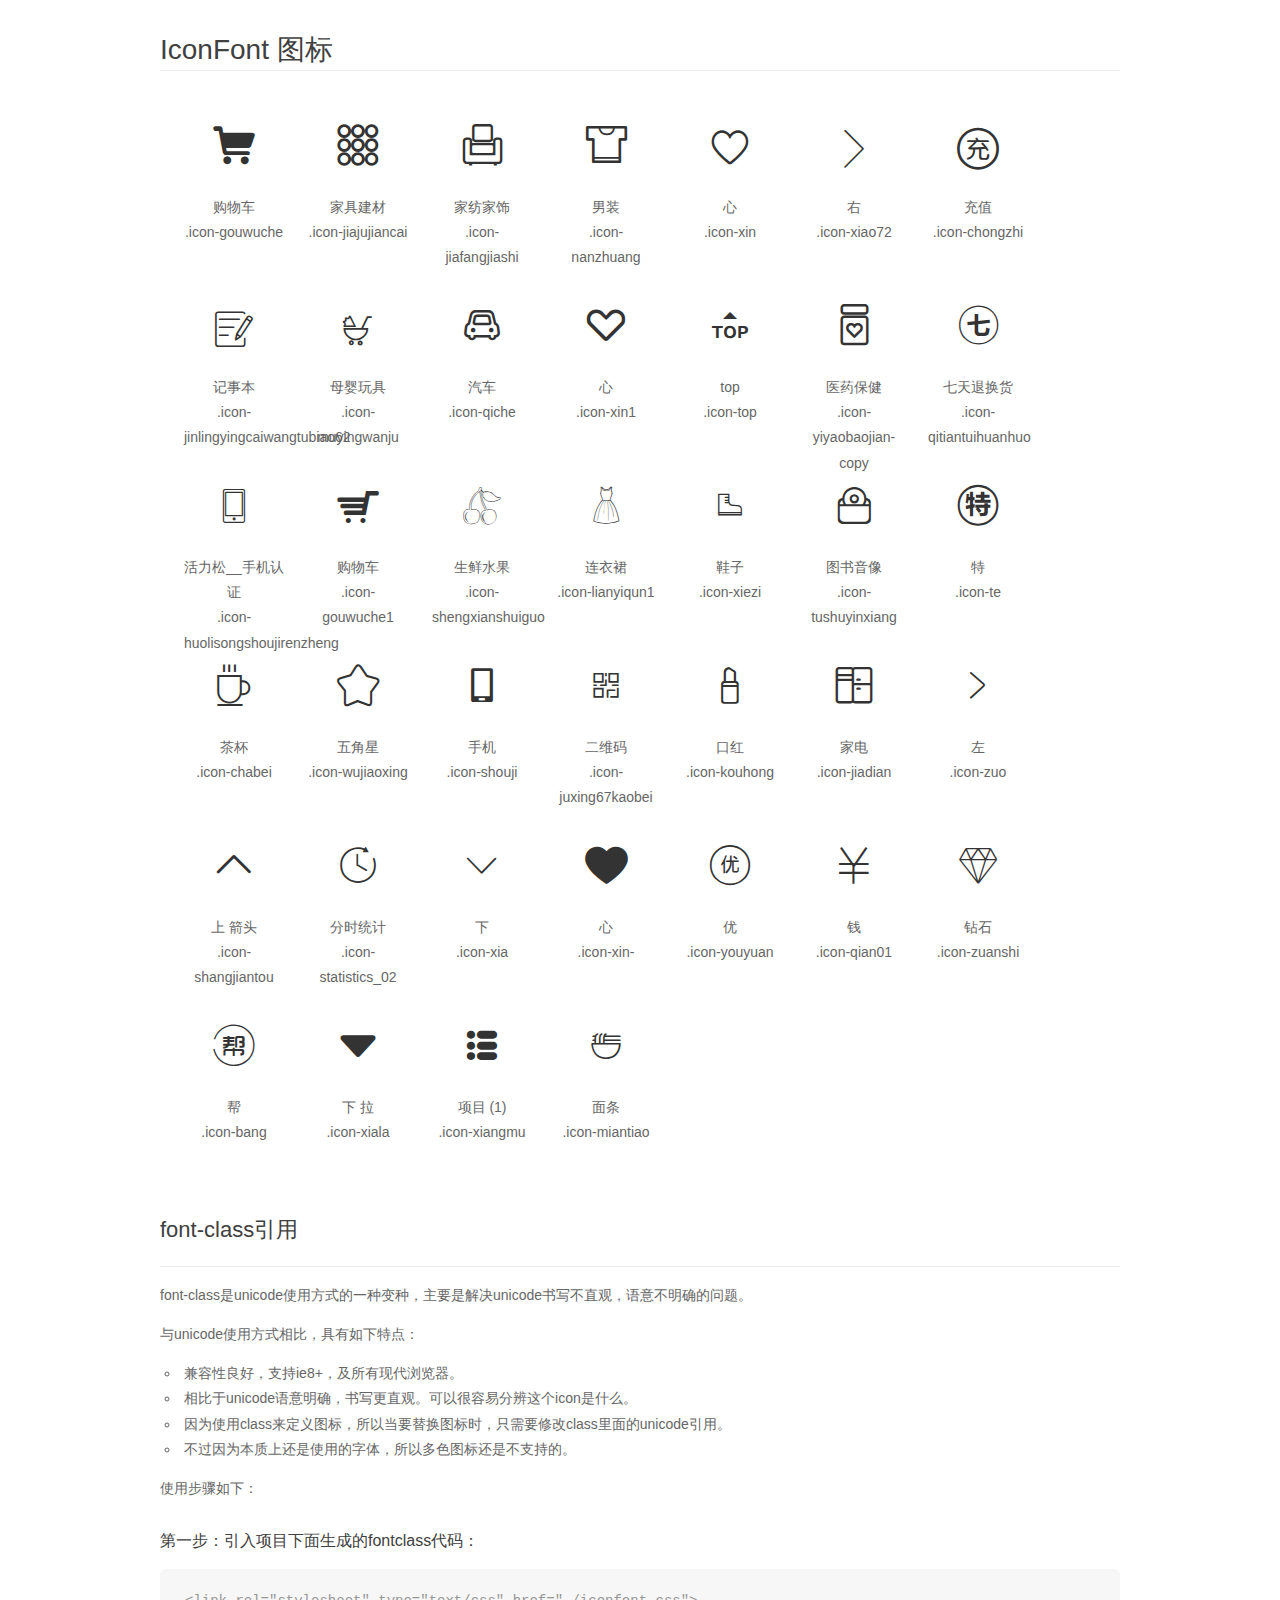
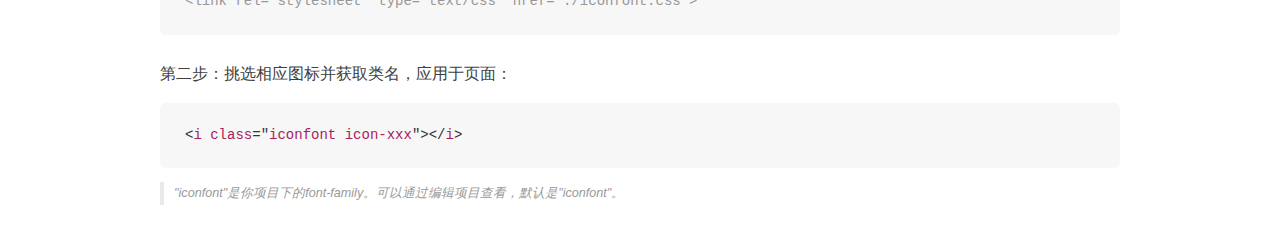
<file: tianmao/iconfont/demo_fontclass.html>
<!DOCTYPE html>
<html>
<head>
    <meta charset="utf-8"/>
    <title>IconFont</title>
    <link rel="stylesheet" href="demo.css">
    <link rel="stylesheet" href="iconfont.css">
</head>
<body>
    <div class="main markdown">
        <h1>IconFont 图标</h1>
        <ul class="icon_lists clear">
            
                <li>
                <i class="icon iconfont icon-gouwuche"></i>
                    <div class="name">购物车</div>
                    <div class="fontclass">.icon-gouwuche</div>
                </li>
            
                <li>
                <i class="icon iconfont icon-jiajujiancai"></i>
                    <div class="name">家具建材</div>
                    <div class="fontclass">.icon-jiajujiancai</div>
                </li>
            
                <li>
                <i class="icon iconfont icon-jiafangjiashi"></i>
                    <div class="name">家纺家饰</div>
                    <div class="fontclass">.icon-jiafangjiashi</div>
                </li>
            
                <li>
                <i class="icon iconfont icon-nanzhuang"></i>
                    <div class="name">男装</div>
                    <div class="fontclass">.icon-nanzhuang</div>
                </li>
            
                <li>
                <i class="icon iconfont icon-xin"></i>
                    <div class="name">心</div>
                    <div class="fontclass">.icon-xin</div>
                </li>
            
                <li>
                <i class="icon iconfont icon-xiao72"></i>
                    <div class="name">右</div>
                    <div class="fontclass">.icon-xiao72</div>
                </li>
            
                <li>
                <i class="icon iconfont icon-chongzhi"></i>
                    <div class="name">充值</div>
                    <div class="fontclass">.icon-chongzhi</div>
                </li>
            
                <li>
                <i class="icon iconfont icon-jinlingyingcaiwangtubiao62"></i>
                    <div class="name">记事本</div>
                    <div class="fontclass">.icon-jinlingyingcaiwangtubiao62</div>
                </li>
            
                <li>
                <i class="icon iconfont icon-muyingwanju"></i>
                    <div class="name">母婴玩具</div>
                    <div class="fontclass">.icon-muyingwanju</div>
                </li>
            
                <li>
                <i class="icon iconfont icon-qiche"></i>
                    <div class="name">汽车</div>
                    <div class="fontclass">.icon-qiche</div>
                </li>
            
                <li>
                <i class="icon iconfont icon-xin1"></i>
                    <div class="name">心</div>
                    <div class="fontclass">.icon-xin1</div>
                </li>
            
                <li>
                <i class="icon iconfont icon-top"></i>
                    <div class="name">top</div>
                    <div class="fontclass">.icon-top</div>
                </li>
            
                <li>
                <i class="icon iconfont icon-yiyaobaojian-copy"></i>
                    <div class="name">医药保健</div>
                    <div class="fontclass">.icon-yiyaobaojian-copy</div>
                </li>
            
                <li>
                <i class="icon iconfont icon-qitiantuihuanhuo"></i>
                    <div class="name">七天退换货</div>
                    <div class="fontclass">.icon-qitiantuihuanhuo</div>
                </li>
            
                <li>
                <i class="icon iconfont icon-huolisongshoujirenzheng"></i>
                    <div class="name">活力松__手机认证</div>
                    <div class="fontclass">.icon-huolisongshoujirenzheng</div>
                </li>
            
                <li>
                <i class="icon iconfont icon-gouwuche1"></i>
                    <div class="name">购物车</div>
                    <div class="fontclass">.icon-gouwuche1</div>
                </li>
            
                <li>
                <i class="icon iconfont icon-shengxianshuiguo"></i>
                    <div class="name">生鲜水果</div>
                    <div class="fontclass">.icon-shengxianshuiguo</div>
                </li>
            
                <li>
                <i class="icon iconfont icon-lianyiqun1"></i>
                    <div class="name">连衣裙</div>
                    <div class="fontclass">.icon-lianyiqun1</div>
                </li>
            
                <li>
                <i class="icon iconfont icon-xiezi"></i>
                    <div class="name">鞋子</div>
                    <div class="fontclass">.icon-xiezi</div>
                </li>
            
                <li>
                <i class="icon iconfont icon-tushuyinxiang"></i>
                    <div class="name">图书音像</div>
                    <div class="fontclass">.icon-tushuyinxiang</div>
                </li>
            
                <li>
                <i class="icon iconfont icon-te"></i>
                    <div class="name">特</div>
                    <div class="fontclass">.icon-te</div>
                </li>
            
                <li>
                <i class="icon iconfont icon-chabei"></i>
                    <div class="name">茶杯</div>
                    <div class="fontclass">.icon-chabei</div>
                </li>
            
                <li>
                <i class="icon iconfont icon-wujiaoxing"></i>
                    <div class="name">五角星</div>
                    <div class="fontclass">.icon-wujiaoxing</div>
                </li>
            
                <li>
                <i class="icon iconfont icon-shouji"></i>
                    <div class="name">手机</div>
                    <div class="fontclass">.icon-shouji</div>
                </li>
            
                <li>
                <i class="icon iconfont icon-juxing67kaobei"></i>
                    <div class="name">二维码</div>
                    <div class="fontclass">.icon-juxing67kaobei</div>
                </li>
            
                <li>
                <i class="icon iconfont icon-kouhong"></i>
                    <div class="name">口红</div>
                    <div class="fontclass">.icon-kouhong</div>
                </li>
            
                <li>
                <i class="icon iconfont icon-jiadian"></i>
                    <div class="name">家电</div>
                    <div class="fontclass">.icon-jiadian</div>
                </li>
            
                <li>
                <i class="icon iconfont icon-zuo"></i>
                    <div class="name">左</div>
                    <div class="fontclass">.icon-zuo</div>
                </li>
            
                <li>
                <i class="icon iconfont icon-shangjiantou"></i>
                    <div class="name">上 箭头</div>
                    <div class="fontclass">.icon-shangjiantou</div>
                </li>
            
                <li>
                <i class="icon iconfont icon-statistics_02"></i>
                    <div class="name">分时统计</div>
                    <div class="fontclass">.icon-statistics_02</div>
                </li>
            
                <li>
                <i class="icon iconfont icon-xia"></i>
                    <div class="name">下</div>
                    <div class="fontclass">.icon-xia</div>
                </li>
            
                <li>
                <i class="icon iconfont icon-xin-"></i>
                    <div class="name">心</div>
                    <div class="fontclass">.icon-xin-</div>
                </li>
            
                <li>
                <i class="icon iconfont icon-youyuan"></i>
                    <div class="name">优</div>
                    <div class="fontclass">.icon-youyuan</div>
                </li>
            
                <li>
                <i class="icon iconfont icon-qian01"></i>
                    <div class="name">钱</div>
                    <div class="fontclass">.icon-qian01</div>
                </li>
            
                <li>
                <i class="icon iconfont icon-zuanshi"></i>
                    <div class="name">钻石</div>
                    <div class="fontclass">.icon-zuanshi</div>
                </li>
            
                <li>
                <i class="icon iconfont icon-bang"></i>
                    <div class="name">帮</div>
                    <div class="fontclass">.icon-bang</div>
                </li>
            
                <li>
                <i class="icon iconfont icon-xiala"></i>
                    <div class="name">下 拉</div>
                    <div class="fontclass">.icon-xiala</div>
                </li>
            
                <li>
                <i class="icon iconfont icon-xiangmu"></i>
                    <div class="name">项目 (1)</div>
                    <div class="fontclass">.icon-xiangmu</div>
                </li>
            
                <li>
                <i class="icon iconfont icon-miantiao"></i>
                    <div class="name">面条</div>
                    <div class="fontclass">.icon-miantiao</div>
                </li>
            
        </ul>

        <h2 id="font-class-">font-class引用</h2>
        <hr>

        <p>font-class是unicode使用方式的一种变种，主要是解决unicode书写不直观，语意不明确的问题。</p>
        <p>与unicode使用方式相比，具有如下特点：</p>
        <ul>
        <li>兼容性良好，支持ie8+，及所有现代浏览器。</li>
        <li>相比于unicode语意明确，书写更直观。可以很容易分辨这个icon是什么。</li>
        <li>因为使用class来定义图标，所以当要替换图标时，只需要修改class里面的unicode引用。</li>
        <li>不过因为本质上还是使用的字体，所以多色图标还是不支持的。</li>
        </ul>
        <p>使用步骤如下：</p>
        <h3 id="-fontclass-">第一步：引入项目下面生成的fontclass代码：</h3>


        <pre><code class="lang-js hljs javascript"><span class="hljs-comment">&lt;link rel="stylesheet" type="text/css" href="./iconfont.css"&gt;</span></code></pre>
        <h3 id="-">第二步：挑选相应图标并获取类名，应用于页面：</h3>
        <pre><code class="lang-css hljs">&lt;<span class="hljs-selector-tag">i</span> <span class="hljs-selector-tag">class</span>="<span class="hljs-selector-tag">iconfont</span> <span class="hljs-selector-tag">icon-xxx</span>"&gt;&lt;/<span class="hljs-selector-tag">i</span>&gt;</code></pre>
        <blockquote>
        <p>"iconfont"是你项目下的font-family。可以通过编辑项目查看，默认是"iconfont"。</p>
        </blockquote>
    </div>
</body>
</html>
</file>
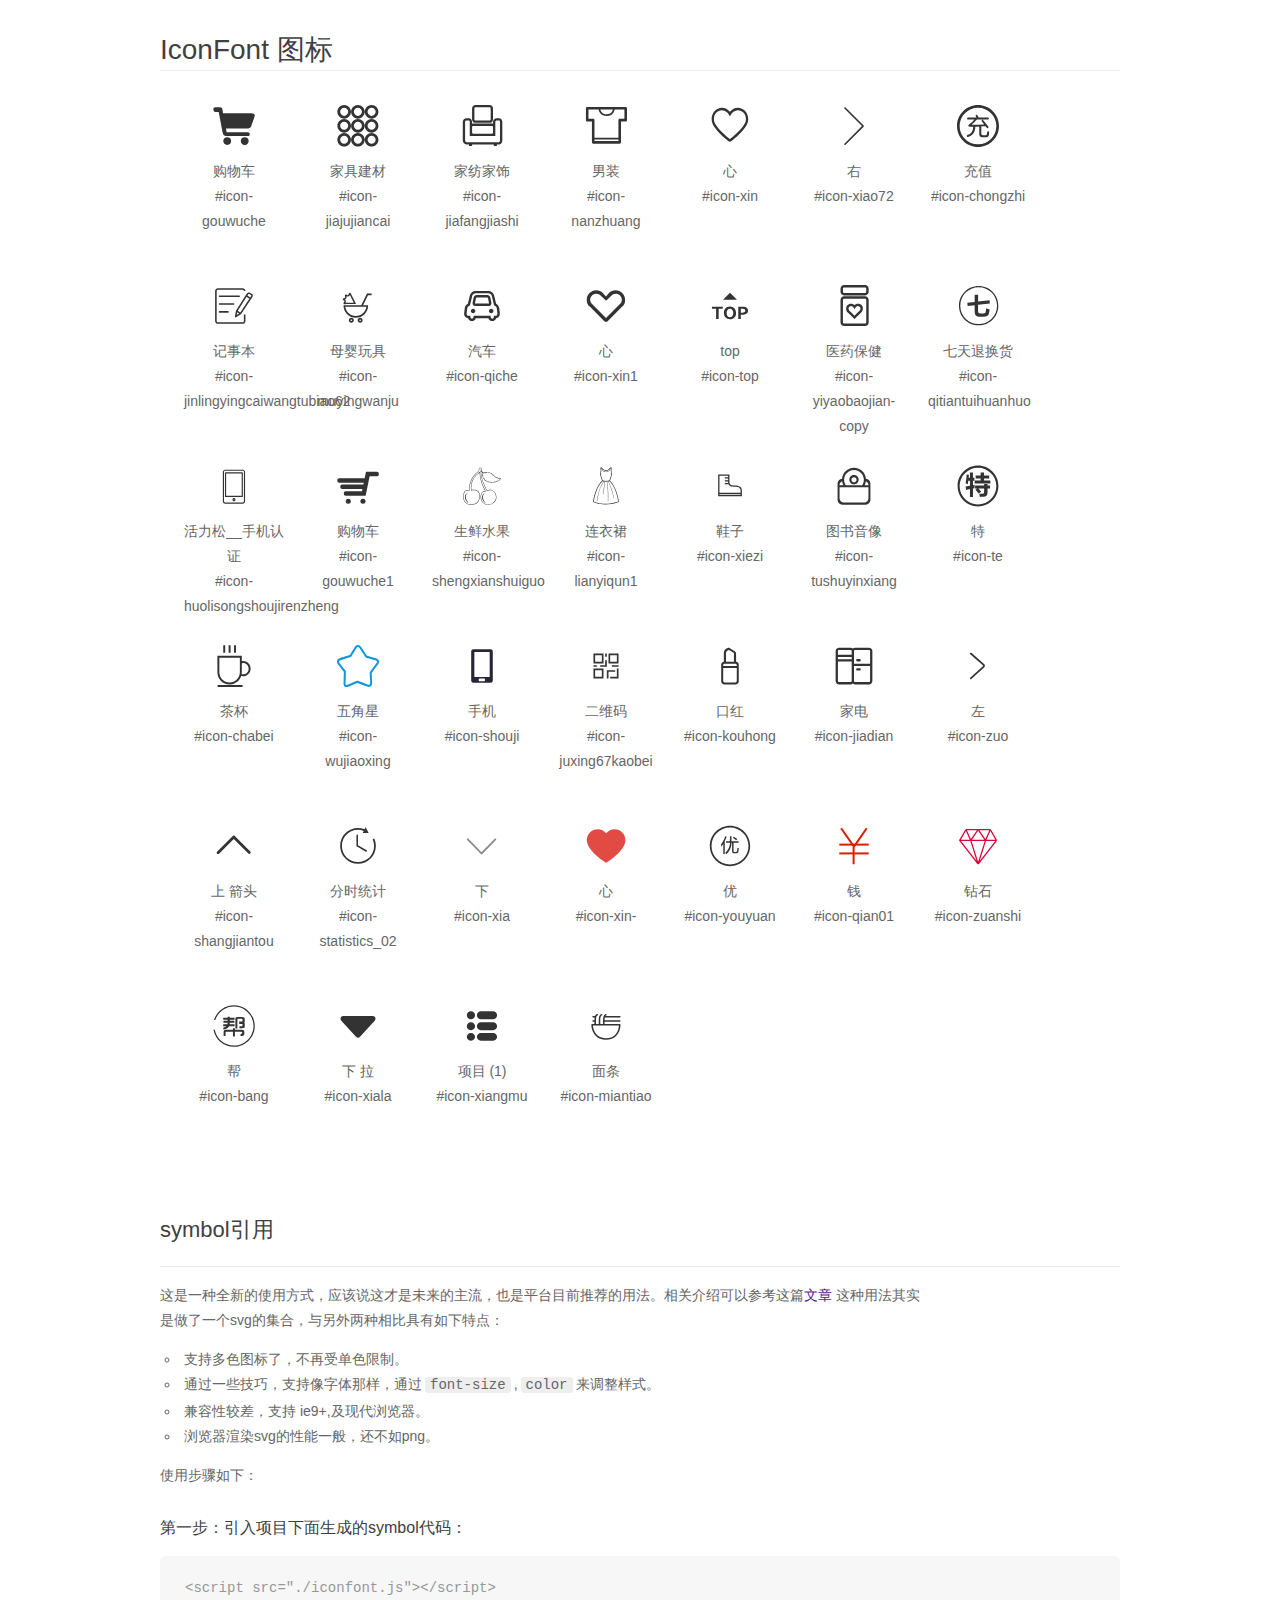
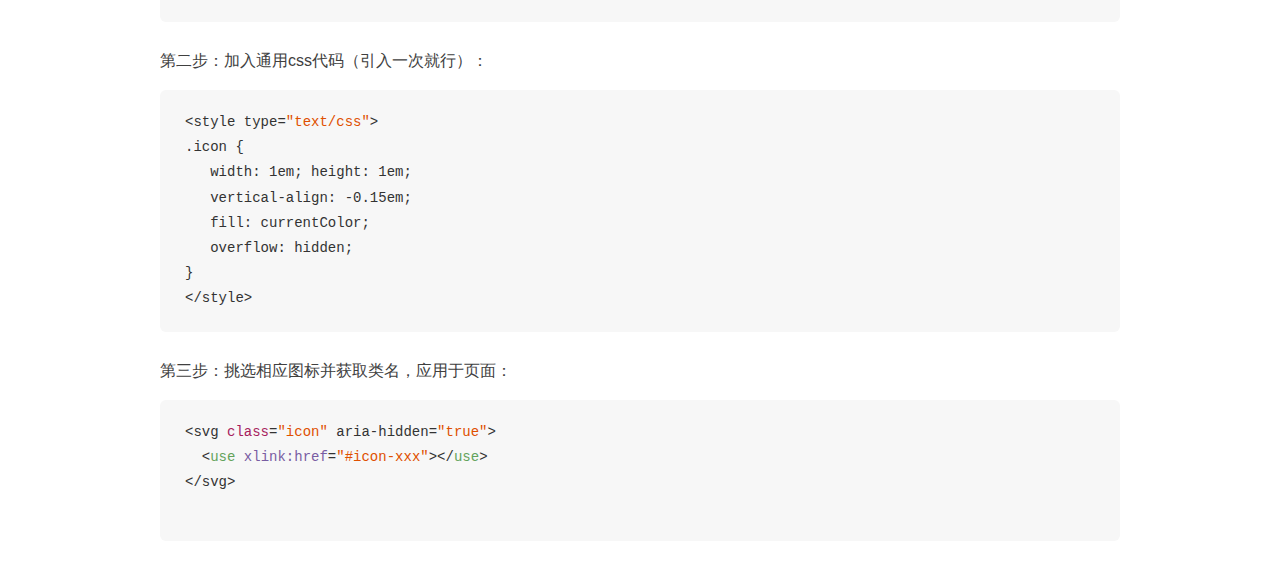
<file: tianmao/iconfont/demo_symbol.html>
<!DOCTYPE html>
<html>
<head>
    <meta charset="utf-8"/>
    <title>IconFont</title>
    <link rel="stylesheet" href="demo.css">
    <script src="iconfont.js"></script>

    <style type="text/css">
        .icon {
          /* 通过设置 font-size 来改变图标大小 */
          width: 1em; height: 1em;
          /* 图标和文字相邻时，垂直对齐 */
          vertical-align: -0.15em;
          /* 通过设置 color 来改变 SVG 的颜色/fill */
          fill: currentColor;
          /* path 和 stroke 溢出 viewBox 部分在 IE 下会显示
             normalize.css 中也包含这行 */
          overflow: hidden;
        }

    </style>
</head>
<body>
    <div class="main markdown">
        <h1>IconFont 图标</h1>
        <ul class="icon_lists clear">
            
                <li>
                    <svg class="icon" aria-hidden="true">
                        <use xlink:href="#icon-gouwuche"></use>
                    </svg>
                    <div class="name">购物车</div>
                    <div class="fontclass">#icon-gouwuche</div>
                </li>
            
                <li>
                    <svg class="icon" aria-hidden="true">
                        <use xlink:href="#icon-jiajujiancai"></use>
                    </svg>
                    <div class="name">家具建材</div>
                    <div class="fontclass">#icon-jiajujiancai</div>
                </li>
            
                <li>
                    <svg class="icon" aria-hidden="true">
                        <use xlink:href="#icon-jiafangjiashi"></use>
                    </svg>
                    <div class="name">家纺家饰</div>
                    <div class="fontclass">#icon-jiafangjiashi</div>
                </li>
            
                <li>
                    <svg class="icon" aria-hidden="true">
                        <use xlink:href="#icon-nanzhuang"></use>
                    </svg>
                    <div class="name">男装</div>
                    <div class="fontclass">#icon-nanzhuang</div>
                </li>
            
                <li>
                    <svg class="icon" aria-hidden="true">
                        <use xlink:href="#icon-xin"></use>
                    </svg>
                    <div class="name">心</div>
                    <div class="fontclass">#icon-xin</div>
                </li>
            
                <li>
                    <svg class="icon" aria-hidden="true">
                        <use xlink:href="#icon-xiao72"></use>
                    </svg>
                    <div class="name">右</div>
                    <div class="fontclass">#icon-xiao72</div>
                </li>
            
                <li>
                    <svg class="icon" aria-hidden="true">
                        <use xlink:href="#icon-chongzhi"></use>
                    </svg>
                    <div class="name">充值</div>
                    <div class="fontclass">#icon-chongzhi</div>
                </li>
            
                <li>
                    <svg class="icon" aria-hidden="true">
                        <use xlink:href="#icon-jinlingyingcaiwangtubiao62"></use>
                    </svg>
                    <div class="name">记事本</div>
                    <div class="fontclass">#icon-jinlingyingcaiwangtubiao62</div>
                </li>
            
                <li>
                    <svg class="icon" aria-hidden="true">
                        <use xlink:href="#icon-muyingwanju"></use>
                    </svg>
                    <div class="name">母婴玩具</div>
                    <div class="fontclass">#icon-muyingwanju</div>
                </li>
            
                <li>
                    <svg class="icon" aria-hidden="true">
                        <use xlink:href="#icon-qiche"></use>
                    </svg>
                    <div class="name">汽车</div>
                    <div class="fontclass">#icon-qiche</div>
                </li>
            
                <li>
                    <svg class="icon" aria-hidden="true">
                        <use xlink:href="#icon-xin1"></use>
                    </svg>
                    <div class="name">心</div>
                    <div class="fontclass">#icon-xin1</div>
                </li>
            
                <li>
                    <svg class="icon" aria-hidden="true">
                        <use xlink:href="#icon-top"></use>
                    </svg>
                    <div class="name">top</div>
                    <div class="fontclass">#icon-top</div>
                </li>
            
                <li>
                    <svg class="icon" aria-hidden="true">
                        <use xlink:href="#icon-yiyaobaojian-copy"></use>
                    </svg>
                    <div class="name">医药保健</div>
                    <div class="fontclass">#icon-yiyaobaojian-copy</div>
                </li>
            
                <li>
                    <svg class="icon" aria-hidden="true">
                        <use xlink:href="#icon-qitiantuihuanhuo"></use>
                    </svg>
                    <div class="name">七天退换货</div>
                    <div class="fontclass">#icon-qitiantuihuanhuo</div>
                </li>
            
                <li>
                    <svg class="icon" aria-hidden="true">
                        <use xlink:href="#icon-huolisongshoujirenzheng"></use>
                    </svg>
                    <div class="name">活力松__手机认证</div>
                    <div class="fontclass">#icon-huolisongshoujirenzheng</div>
                </li>
            
                <li>
                    <svg class="icon" aria-hidden="true">
                        <use xlink:href="#icon-gouwuche1"></use>
                    </svg>
                    <div class="name">购物车</div>
                    <div class="fontclass">#icon-gouwuche1</div>
                </li>
            
                <li>
                    <svg class="icon" aria-hidden="true">
                        <use xlink:href="#icon-shengxianshuiguo"></use>
                    </svg>
                    <div class="name">生鲜水果</div>
                    <div class="fontclass">#icon-shengxianshuiguo</div>
                </li>
            
                <li>
                    <svg class="icon" aria-hidden="true">
                        <use xlink:href="#icon-lianyiqun1"></use>
                    </svg>
                    <div class="name">连衣裙</div>
                    <div class="fontclass">#icon-lianyiqun1</div>
                </li>
            
                <li>
                    <svg class="icon" aria-hidden="true">
                        <use xlink:href="#icon-xiezi"></use>
                    </svg>
                    <div class="name">鞋子</div>
                    <div class="fontclass">#icon-xiezi</div>
                </li>
            
                <li>
                    <svg class="icon" aria-hidden="true">
                        <use xlink:href="#icon-tushuyinxiang"></use>
                    </svg>
                    <div class="name">图书音像</div>
                    <div class="fontclass">#icon-tushuyinxiang</div>
                </li>
            
                <li>
                    <svg class="icon" aria-hidden="true">
                        <use xlink:href="#icon-te"></use>
                    </svg>
                    <div class="name">特</div>
                    <div class="fontclass">#icon-te</div>
                </li>
            
                <li>
                    <svg class="icon" aria-hidden="true">
                        <use xlink:href="#icon-chabei"></use>
                    </svg>
                    <div class="name">茶杯</div>
                    <div class="fontclass">#icon-chabei</div>
                </li>
            
                <li>
                    <svg class="icon" aria-hidden="true">
                        <use xlink:href="#icon-wujiaoxing"></use>
                    </svg>
                    <div class="name">五角星</div>
                    <div class="fontclass">#icon-wujiaoxing</div>
                </li>
            
                <li>
                    <svg class="icon" aria-hidden="true">
                        <use xlink:href="#icon-shouji"></use>
                    </svg>
                    <div class="name">手机</div>
                    <div class="fontclass">#icon-shouji</div>
                </li>
            
                <li>
                    <svg class="icon" aria-hidden="true">
                        <use xlink:href="#icon-juxing67kaobei"></use>
                    </svg>
                    <div class="name">二维码</div>
                    <div class="fontclass">#icon-juxing67kaobei</div>
                </li>
            
                <li>
                    <svg class="icon" aria-hidden="true">
                        <use xlink:href="#icon-kouhong"></use>
                    </svg>
                    <div class="name">口红</div>
                    <div class="fontclass">#icon-kouhong</div>
                </li>
            
                <li>
                    <svg class="icon" aria-hidden="true">
                        <use xlink:href="#icon-jiadian"></use>
                    </svg>
                    <div class="name">家电</div>
                    <div class="fontclass">#icon-jiadian</div>
                </li>
            
                <li>
                    <svg class="icon" aria-hidden="true">
                        <use xlink:href="#icon-zuo"></use>
                    </svg>
                    <div class="name">左</div>
                    <div class="fontclass">#icon-zuo</div>
                </li>
            
                <li>
                    <svg class="icon" aria-hidden="true">
                        <use xlink:href="#icon-shangjiantou"></use>
                    </svg>
                    <div class="name">上 箭头</div>
                    <div class="fontclass">#icon-shangjiantou</div>
                </li>
            
                <li>
                    <svg class="icon" aria-hidden="true">
                        <use xlink:href="#icon-statistics_02"></use>
                    </svg>
                    <div class="name">分时统计</div>
                    <div class="fontclass">#icon-statistics_02</div>
                </li>
            
                <li>
                    <svg class="icon" aria-hidden="true">
                        <use xlink:href="#icon-xia"></use>
                    </svg>
                    <div class="name">下</div>
                    <div class="fontclass">#icon-xia</div>
                </li>
            
                <li>
                    <svg class="icon" aria-hidden="true">
                        <use xlink:href="#icon-xin-"></use>
                    </svg>
                    <div class="name">心</div>
                    <div class="fontclass">#icon-xin-</div>
                </li>
            
                <li>
                    <svg class="icon" aria-hidden="true">
                        <use xlink:href="#icon-youyuan"></use>
                    </svg>
                    <div class="name">优</div>
                    <div class="fontclass">#icon-youyuan</div>
                </li>
            
                <li>
                    <svg class="icon" aria-hidden="true">
                        <use xlink:href="#icon-qian01"></use>
                    </svg>
                    <div class="name">钱</div>
                    <div class="fontclass">#icon-qian01</div>
                </li>
            
                <li>
                    <svg class="icon" aria-hidden="true">
                        <use xlink:href="#icon-zuanshi"></use>
                    </svg>
                    <div class="name">钻石</div>
                    <div class="fontclass">#icon-zuanshi</div>
                </li>
            
                <li>
                    <svg class="icon" aria-hidden="true">
                        <use xlink:href="#icon-bang"></use>
                    </svg>
                    <div class="name">帮</div>
                    <div class="fontclass">#icon-bang</div>
                </li>
            
                <li>
                    <svg class="icon" aria-hidden="true">
                        <use xlink:href="#icon-xiala"></use>
                    </svg>
                    <div class="name">下 拉</div>
                    <div class="fontclass">#icon-xiala</div>
                </li>
            
                <li>
                    <svg class="icon" aria-hidden="true">
                        <use xlink:href="#icon-xiangmu"></use>
                    </svg>
                    <div class="name">项目 (1)</div>
                    <div class="fontclass">#icon-xiangmu</div>
                </li>
            
                <li>
                    <svg class="icon" aria-hidden="true">
                        <use xlink:href="#icon-miantiao"></use>
                    </svg>
                    <div class="name">面条</div>
                    <div class="fontclass">#icon-miantiao</div>
                </li>
            
        </ul>


        <h2 id="symbol-">symbol引用</h2>
        <hr>

        <p>这是一种全新的使用方式，应该说这才是未来的主流，也是平台目前推荐的用法。相关介绍可以参考这篇<a href="">文章</a>
        这种用法其实是做了一个svg的集合，与另外两种相比具有如下特点：</p>
        <ul>
          <li>支持多色图标了，不再受单色限制。</li>
          <li>通过一些技巧，支持像字体那样，通过<code>font-size</code>,<code>color</code>来调整样式。</li>
          <li>兼容性较差，支持 ie9+,及现代浏览器。</li>
          <li>浏览器渲染svg的性能一般，还不如png。</li>
        </ul>
        <p>使用步骤如下：</p>
        <h3 id="-symbol-">第一步：引入项目下面生成的symbol代码：</h3>
        <pre><code class="lang-js hljs javascript"><span class="hljs-comment">&lt;script src="./iconfont.js"&gt;&lt;/script&gt;</span></code></pre>
        <h3 id="-css-">第二步：加入通用css代码（引入一次就行）：</h3>
        <pre><code class="lang-js hljs javascript">&lt;style type=<span class="hljs-string">"text/css"</span>&gt;
.icon {
   width: <span class="hljs-number">1</span>em; height: <span class="hljs-number">1</span>em;
   vertical-align: <span class="hljs-number">-0.15</span>em;
   fill: currentColor;
   overflow: hidden;
}
&lt;<span class="hljs-regexp">/style&gt;</span></code></pre>
        <h3 id="-">第三步：挑选相应图标并获取类名，应用于页面：</h3>
        <pre><code class="lang-js hljs javascript">&lt;svg <span class="hljs-class"><span class="hljs-keyword">class</span></span>=<span class="hljs-string">"icon"</span> aria-hidden=<span class="hljs-string">"true"</span>&gt;<span class="xml"><span class="hljs-tag">
  &lt;<span class="hljs-name">use</span> <span class="hljs-attr">xlink:href</span>=<span class="hljs-string">"#icon-xxx"</span>&gt;</span><span class="hljs-tag">&lt;/<span class="hljs-name">use</span>&gt;</span>
</span>&lt;<span class="hljs-regexp">/svg&gt;
        </span></code></pre>
    </div>
</body>
</html>
</file>
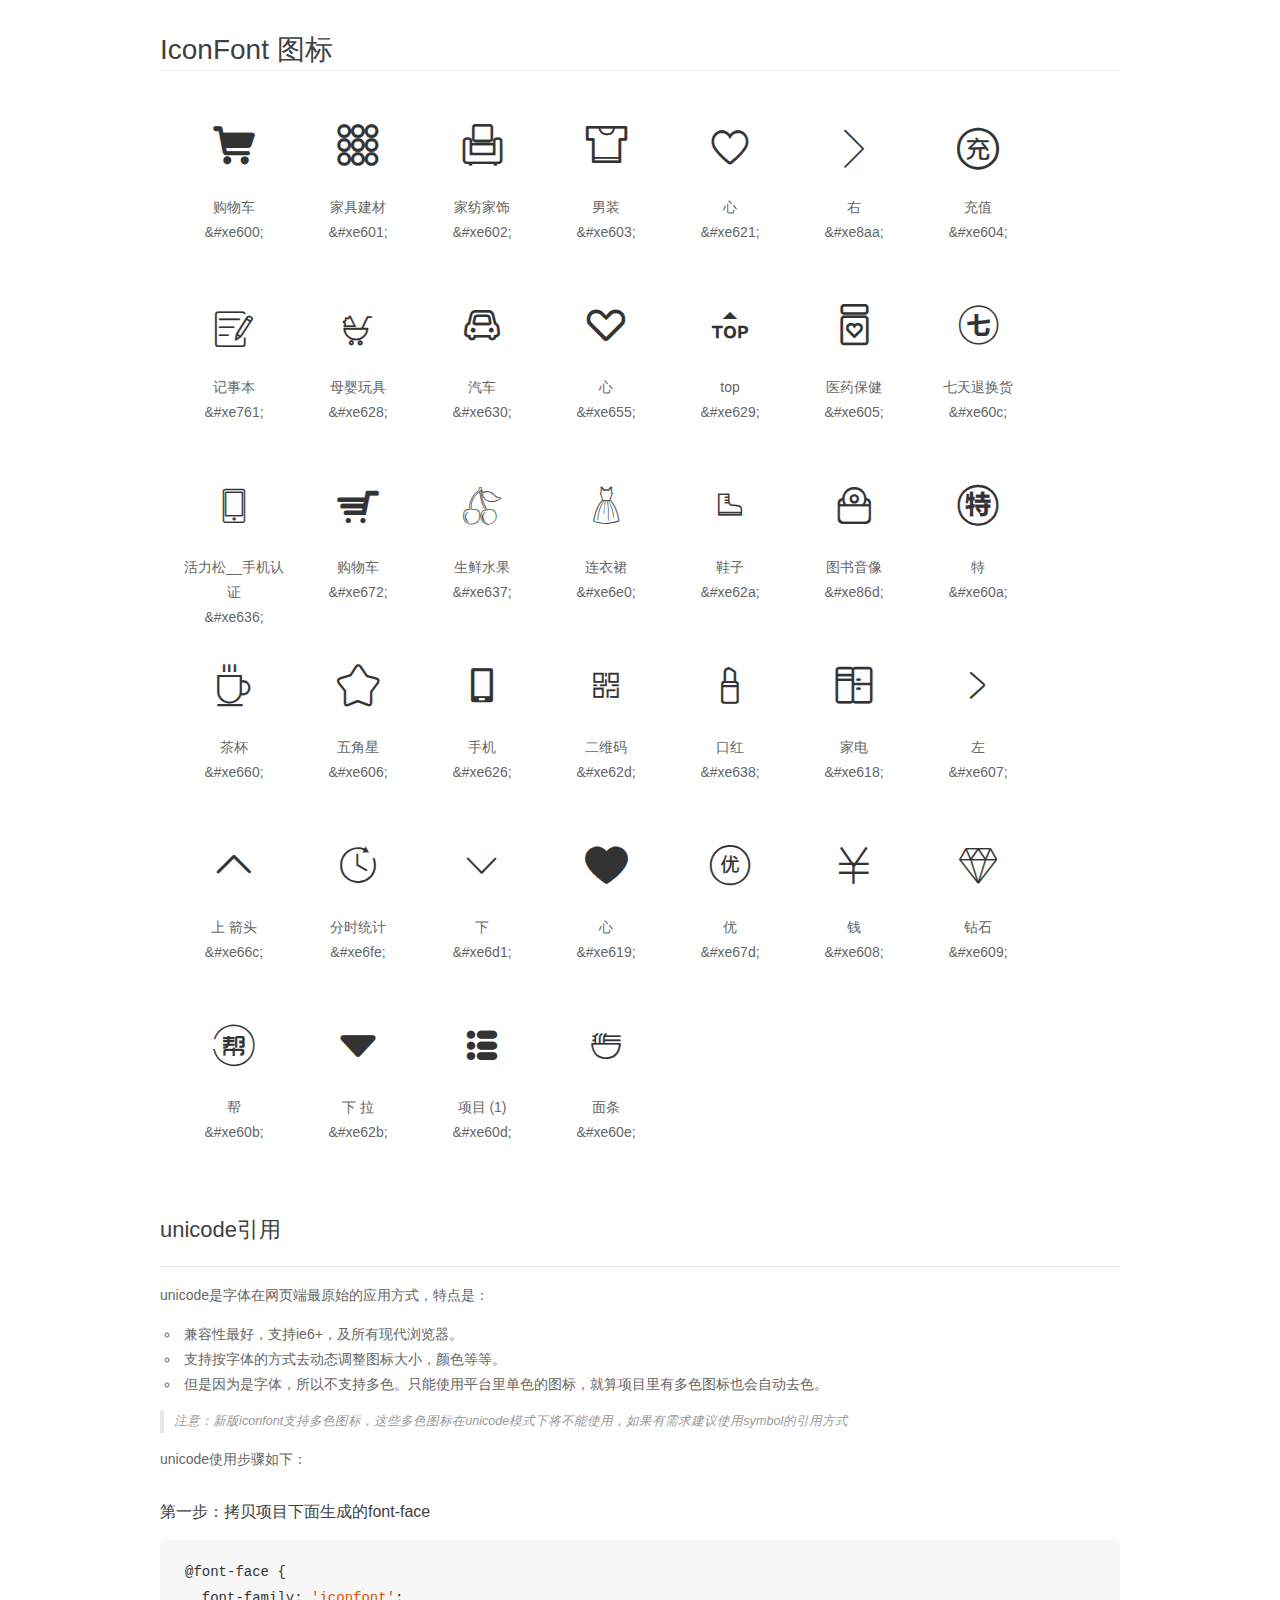
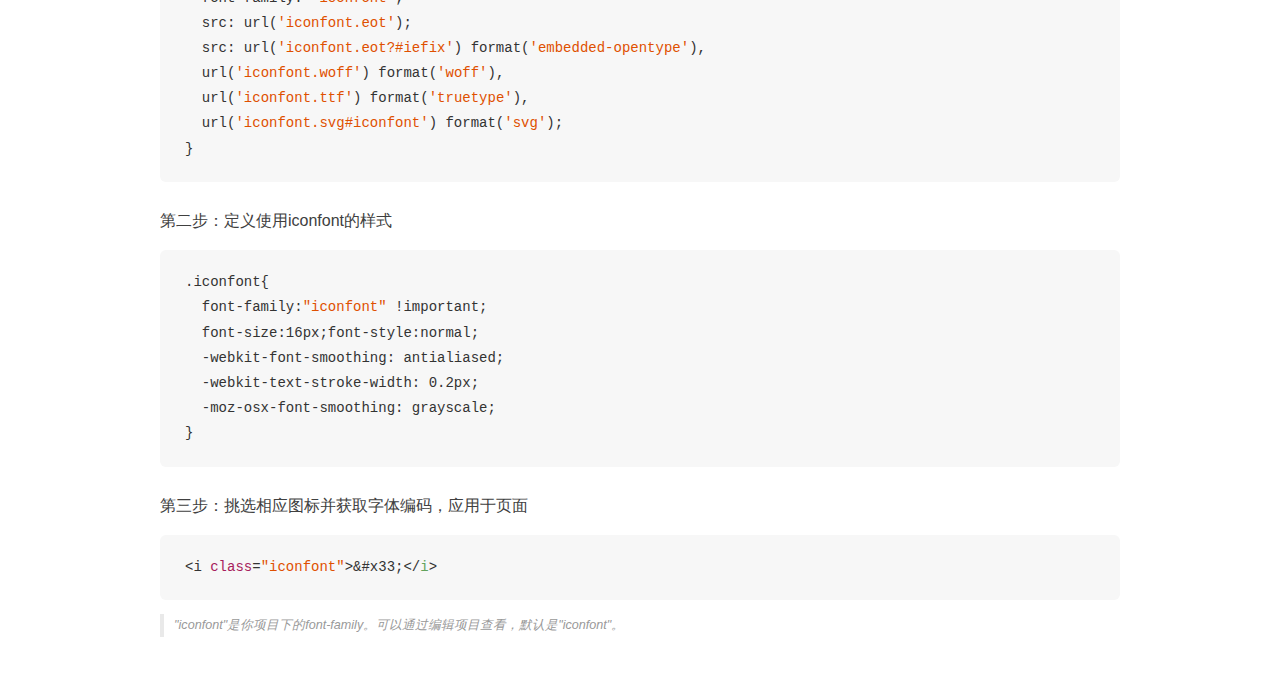
<file: tianmao/iconfont/demo_unicode.html>
<!DOCTYPE html>
<html>
<head>
    <meta charset="utf-8"/>
    <title>IconFont</title>
    <link rel="stylesheet" href="demo.css">

    <style type="text/css">

        @font-face {font-family: "iconfont";
          src: url('iconfont.eot'); /* IE9*/
          src: url('iconfont.eot#iefix') format('embedded-opentype'), /* IE6-IE8 */
          url('iconfont.woff') format('woff'), /* chrome, firefox */
          url('iconfont.ttf') format('truetype'), /* chrome, firefox, opera, Safari, Android, iOS 4.2+*/
          url('iconfont.svg#iconfont') format('svg'); /* iOS 4.1- */
        }

        .iconfont {
          font-family:"iconfont" !important;
          font-size:16px;
          font-style:normal;
          -webkit-font-smoothing: antialiased;
          -webkit-text-stroke-width: 0.2px;
          -moz-osx-font-smoothing: grayscale;
        }

    </style>
</head>
<body>
    <div class="main markdown">
        <h1>IconFont 图标</h1>
        <ul class="icon_lists clear">
            
                <li>
                <i class="icon iconfont">&#xe600;</i>
                    <div class="name">购物车</div>
                    <div class="code">&amp;#xe600;</div>
                </li>
            
                <li>
                <i class="icon iconfont">&#xe601;</i>
                    <div class="name">家具建材</div>
                    <div class="code">&amp;#xe601;</div>
                </li>
            
                <li>
                <i class="icon iconfont">&#xe602;</i>
                    <div class="name">家纺家饰</div>
                    <div class="code">&amp;#xe602;</div>
                </li>
            
                <li>
                <i class="icon iconfont">&#xe603;</i>
                    <div class="name">男装</div>
                    <div class="code">&amp;#xe603;</div>
                </li>
            
                <li>
                <i class="icon iconfont">&#xe621;</i>
                    <div class="name">心</div>
                    <div class="code">&amp;#xe621;</div>
                </li>
            
                <li>
                <i class="icon iconfont">&#xe8aa;</i>
                    <div class="name">右</div>
                    <div class="code">&amp;#xe8aa;</div>
                </li>
            
                <li>
                <i class="icon iconfont">&#xe604;</i>
                    <div class="name">充值</div>
                    <div class="code">&amp;#xe604;</div>
                </li>
            
                <li>
                <i class="icon iconfont">&#xe761;</i>
                    <div class="name">记事本</div>
                    <div class="code">&amp;#xe761;</div>
                </li>
            
                <li>
                <i class="icon iconfont">&#xe628;</i>
                    <div class="name">母婴玩具</div>
                    <div class="code">&amp;#xe628;</div>
                </li>
            
                <li>
                <i class="icon iconfont">&#xe630;</i>
                    <div class="name">汽车</div>
                    <div class="code">&amp;#xe630;</div>
                </li>
            
                <li>
                <i class="icon iconfont">&#xe655;</i>
                    <div class="name">心</div>
                    <div class="code">&amp;#xe655;</div>
                </li>
            
                <li>
                <i class="icon iconfont">&#xe629;</i>
                    <div class="name">top</div>
                    <div class="code">&amp;#xe629;</div>
                </li>
            
                <li>
                <i class="icon iconfont">&#xe605;</i>
                    <div class="name">医药保健</div>
                    <div class="code">&amp;#xe605;</div>
                </li>
            
                <li>
                <i class="icon iconfont">&#xe60c;</i>
                    <div class="name">七天退换货</div>
                    <div class="code">&amp;#xe60c;</div>
                </li>
            
                <li>
                <i class="icon iconfont">&#xe636;</i>
                    <div class="name">活力松__手机认证</div>
                    <div class="code">&amp;#xe636;</div>
                </li>
            
                <li>
                <i class="icon iconfont">&#xe672;</i>
                    <div class="name">购物车</div>
                    <div class="code">&amp;#xe672;</div>
                </li>
            
                <li>
                <i class="icon iconfont">&#xe637;</i>
                    <div class="name">生鲜水果</div>
                    <div class="code">&amp;#xe637;</div>
                </li>
            
                <li>
                <i class="icon iconfont">&#xe6e0;</i>
                    <div class="name">连衣裙</div>
                    <div class="code">&amp;#xe6e0;</div>
                </li>
            
                <li>
                <i class="icon iconfont">&#xe62a;</i>
                    <div class="name">鞋子</div>
                    <div class="code">&amp;#xe62a;</div>
                </li>
            
                <li>
                <i class="icon iconfont">&#xe86d;</i>
                    <div class="name">图书音像</div>
                    <div class="code">&amp;#xe86d;</div>
                </li>
            
                <li>
                <i class="icon iconfont">&#xe60a;</i>
                    <div class="name">特</div>
                    <div class="code">&amp;#xe60a;</div>
                </li>
            
                <li>
                <i class="icon iconfont">&#xe660;</i>
                    <div class="name">茶杯</div>
                    <div class="code">&amp;#xe660;</div>
                </li>
            
                <li>
                <i class="icon iconfont">&#xe606;</i>
                    <div class="name">五角星</div>
                    <div class="code">&amp;#xe606;</div>
                </li>
            
                <li>
                <i class="icon iconfont">&#xe626;</i>
                    <div class="name">手机</div>
                    <div class="code">&amp;#xe626;</div>
                </li>
            
                <li>
                <i class="icon iconfont">&#xe62d;</i>
                    <div class="name">二维码</div>
                    <div class="code">&amp;#xe62d;</div>
                </li>
            
                <li>
                <i class="icon iconfont">&#xe638;</i>
                    <div class="name">口红</div>
                    <div class="code">&amp;#xe638;</div>
                </li>
            
                <li>
                <i class="icon iconfont">&#xe618;</i>
                    <div class="name">家电</div>
                    <div class="code">&amp;#xe618;</div>
                </li>
            
                <li>
                <i class="icon iconfont">&#xe607;</i>
                    <div class="name">左</div>
                    <div class="code">&amp;#xe607;</div>
                </li>
            
                <li>
                <i class="icon iconfont">&#xe66c;</i>
                    <div class="name">上 箭头</div>
                    <div class="code">&amp;#xe66c;</div>
                </li>
            
                <li>
                <i class="icon iconfont">&#xe6fe;</i>
                    <div class="name">分时统计</div>
                    <div class="code">&amp;#xe6fe;</div>
                </li>
            
                <li>
                <i class="icon iconfont">&#xe6d1;</i>
                    <div class="name">下</div>
                    <div class="code">&amp;#xe6d1;</div>
                </li>
            
                <li>
                <i class="icon iconfont">&#xe619;</i>
                    <div class="name">心</div>
                    <div class="code">&amp;#xe619;</div>
                </li>
            
                <li>
                <i class="icon iconfont">&#xe67d;</i>
                    <div class="name">优</div>
                    <div class="code">&amp;#xe67d;</div>
                </li>
            
                <li>
                <i class="icon iconfont">&#xe608;</i>
                    <div class="name">钱</div>
                    <div class="code">&amp;#xe608;</div>
                </li>
            
                <li>
                <i class="icon iconfont">&#xe609;</i>
                    <div class="name">钻石</div>
                    <div class="code">&amp;#xe609;</div>
                </li>
            
                <li>
                <i class="icon iconfont">&#xe60b;</i>
                    <div class="name">帮</div>
                    <div class="code">&amp;#xe60b;</div>
                </li>
            
                <li>
                <i class="icon iconfont">&#xe62b;</i>
                    <div class="name">下 拉</div>
                    <div class="code">&amp;#xe62b;</div>
                </li>
            
                <li>
                <i class="icon iconfont">&#xe60d;</i>
                    <div class="name">项目 (1)</div>
                    <div class="code">&amp;#xe60d;</div>
                </li>
            
                <li>
                <i class="icon iconfont">&#xe60e;</i>
                    <div class="name">面条</div>
                    <div class="code">&amp;#xe60e;</div>
                </li>
            
        </ul>
        <h2 id="unicode-">unicode引用</h2>
        <hr>

        <p>unicode是字体在网页端最原始的应用方式，特点是：</p>
        <ul>
        <li>兼容性最好，支持ie6+，及所有现代浏览器。</li>
        <li>支持按字体的方式去动态调整图标大小，颜色等等。</li>
        <li>但是因为是字体，所以不支持多色。只能使用平台里单色的图标，就算项目里有多色图标也会自动去色。</li>
        </ul>
        <blockquote>
        <p>注意：新版iconfont支持多色图标，这些多色图标在unicode模式下将不能使用，如果有需求建议使用symbol的引用方式</p>
        </blockquote>
        <p>unicode使用步骤如下：</p>
        <h3 id="-font-face">第一步：拷贝项目下面生成的font-face</h3>
        <pre><code class="lang-js hljs javascript">@font-face {
  font-family: <span class="hljs-string">'iconfont'</span>;
  src: url(<span class="hljs-string">'iconfont.eot'</span>);
  src: url(<span class="hljs-string">'iconfont.eot?#iefix'</span>) format(<span class="hljs-string">'embedded-opentype'</span>),
  url(<span class="hljs-string">'iconfont.woff'</span>) format(<span class="hljs-string">'woff'</span>),
  url(<span class="hljs-string">'iconfont.ttf'</span>) format(<span class="hljs-string">'truetype'</span>),
  url(<span class="hljs-string">'iconfont.svg#iconfont'</span>) format(<span class="hljs-string">'svg'</span>);
}
</code></pre>
        <h3 id="-iconfont-">第二步：定义使用iconfont的样式</h3>
        <pre><code class="lang-js hljs javascript">.iconfont{
  font-family:<span class="hljs-string">"iconfont"</span> !important;
  font-size:<span class="hljs-number">16</span>px;font-style:normal;
  -webkit-font-smoothing: antialiased;
  -webkit-text-stroke-width: <span class="hljs-number">0.2</span>px;
  -moz-osx-font-smoothing: grayscale;
}
</code></pre>
        <h3 id="-">第三步：挑选相应图标并获取字体编码，应用于页面</h3>
        <pre><code class="lang-js hljs javascript">&lt;i <span class="hljs-class"><span class="hljs-keyword">class</span></span>=<span class="hljs-string">"iconfont"</span>&gt;&amp;#x33;<span class="xml"><span class="hljs-tag">&lt;/<span class="hljs-name">i</span>&gt;</span></span></code></pre>

        <blockquote>
        <p>"iconfont"是你项目下的font-family。可以通过编辑项目查看，默认是"iconfont"。</p>
        </blockquote>
    </div>


</body>
</html>
</file>
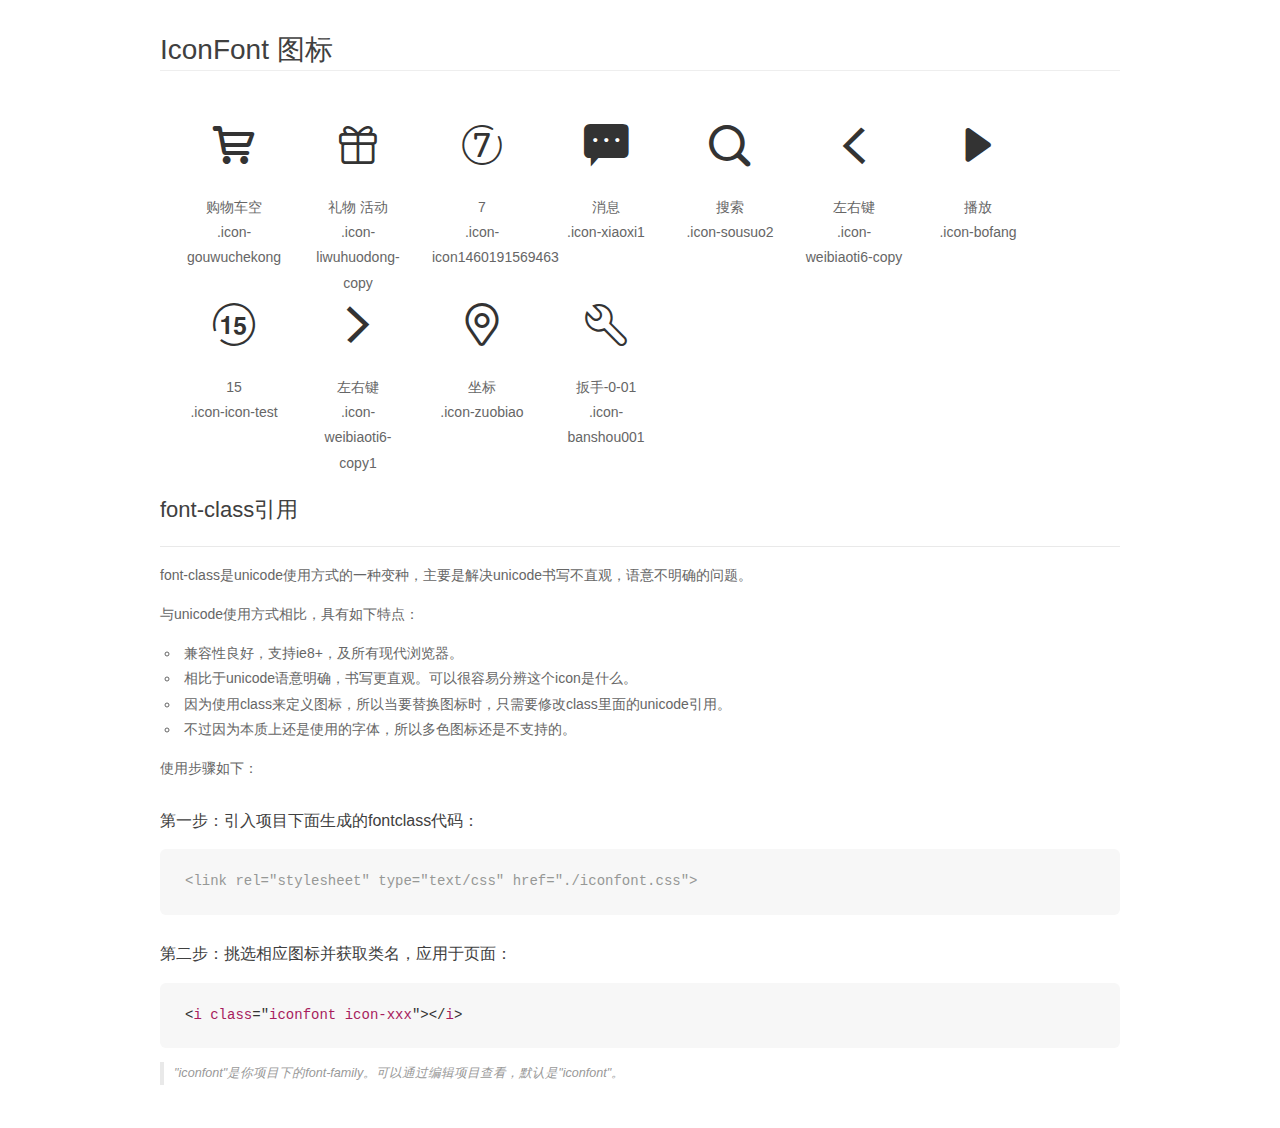
<file: xiaomi/css/iconfont/demo_fontclass.html>
<!DOCTYPE html>
<html>
<head>
    <meta charset="utf-8"/>
    <title>IconFont</title>
    <link rel="stylesheet" href="demo.css">
    <link rel="stylesheet" href="iconfont.css">
</head>
<body>
    <div class="main markdown">
        <h1>IconFont 图标</h1>
        <ul class="icon_lists clear">
            
                <li>
                <i class="icon iconfont icon-gouwuchekong"></i>
                    <div class="name">购物车空</div>
                    <div class="fontclass">.icon-gouwuchekong</div>
                </li>
            
                <li>
                <i class="icon iconfont icon-liwuhuodong-copy"></i>
                    <div class="name">礼物 活动</div>
                    <div class="fontclass">.icon-liwuhuodong-copy</div>
                </li>
            
                <li>
                <i class="icon iconfont icon-icon1460191569463"></i>
                    <div class="name">7</div>
                    <div class="fontclass">.icon-icon1460191569463</div>
                </li>
            
                <li>
                <i class="icon iconfont icon-xiaoxi1"></i>
                    <div class="name">消息</div>
                    <div class="fontclass">.icon-xiaoxi1</div>
                </li>
            
                <li>
                <i class="icon iconfont icon-sousuo2"></i>
                    <div class="name">搜索</div>
                    <div class="fontclass">.icon-sousuo2</div>
                </li>
            
                <li>
                <i class="icon iconfont icon-weibiaoti6-copy"></i>
                    <div class="name">左右键</div>
                    <div class="fontclass">.icon-weibiaoti6-copy</div>
                </li>
            
                <li>
                <i class="icon iconfont icon-bofang"></i>
                    <div class="name">播放</div>
                    <div class="fontclass">.icon-bofang</div>
                </li>
            
                <li>
                <i class="icon iconfont icon-icon-test"></i>
                    <div class="name">15</div>
                    <div class="fontclass">.icon-icon-test</div>
                </li>
            
                <li>
                <i class="icon iconfont icon-weibiaoti6-copy1"></i>
                    <div class="name">左右键</div>
                    <div class="fontclass">.icon-weibiaoti6-copy1</div>
                </li>
            
                <li>
                <i class="icon iconfont icon-zuobiao"></i>
                    <div class="name">坐标</div>
                    <div class="fontclass">.icon-zuobiao</div>
                </li>
            
                <li>
                <i class="icon iconfont icon-banshou001"></i>
                    <div class="name">扳手-0-01</div>
                    <div class="fontclass">.icon-banshou001</div>
                </li>
            
        </ul>

        <h2 id="font-class-">font-class引用</h2>
        <hr>

        <p>font-class是unicode使用方式的一种变种，主要是解决unicode书写不直观，语意不明确的问题。</p>
        <p>与unicode使用方式相比，具有如下特点：</p>
        <ul>
        <li>兼容性良好，支持ie8+，及所有现代浏览器。</li>
        <li>相比于unicode语意明确，书写更直观。可以很容易分辨这个icon是什么。</li>
        <li>因为使用class来定义图标，所以当要替换图标时，只需要修改class里面的unicode引用。</li>
        <li>不过因为本质上还是使用的字体，所以多色图标还是不支持的。</li>
        </ul>
        <p>使用步骤如下：</p>
        <h3 id="-fontclass-">第一步：引入项目下面生成的fontclass代码：</h3>


        <pre><code class="lang-js hljs javascript"><span class="hljs-comment">&lt;link rel="stylesheet" type="text/css" href="./iconfont.css"&gt;</span></code></pre>
        <h3 id="-">第二步：挑选相应图标并获取类名，应用于页面：</h3>
        <pre><code class="lang-css hljs">&lt;<span class="hljs-selector-tag">i</span> <span class="hljs-selector-tag">class</span>="<span class="hljs-selector-tag">iconfont</span> <span class="hljs-selector-tag">icon-xxx</span>"&gt;&lt;/<span class="hljs-selector-tag">i</span>&gt;</code></pre>
        <blockquote>
        <p>"iconfont"是你项目下的font-family。可以通过编辑项目查看，默认是"iconfont"。</p>
        </blockquote>
    </div>
</body>
</html>
</file>
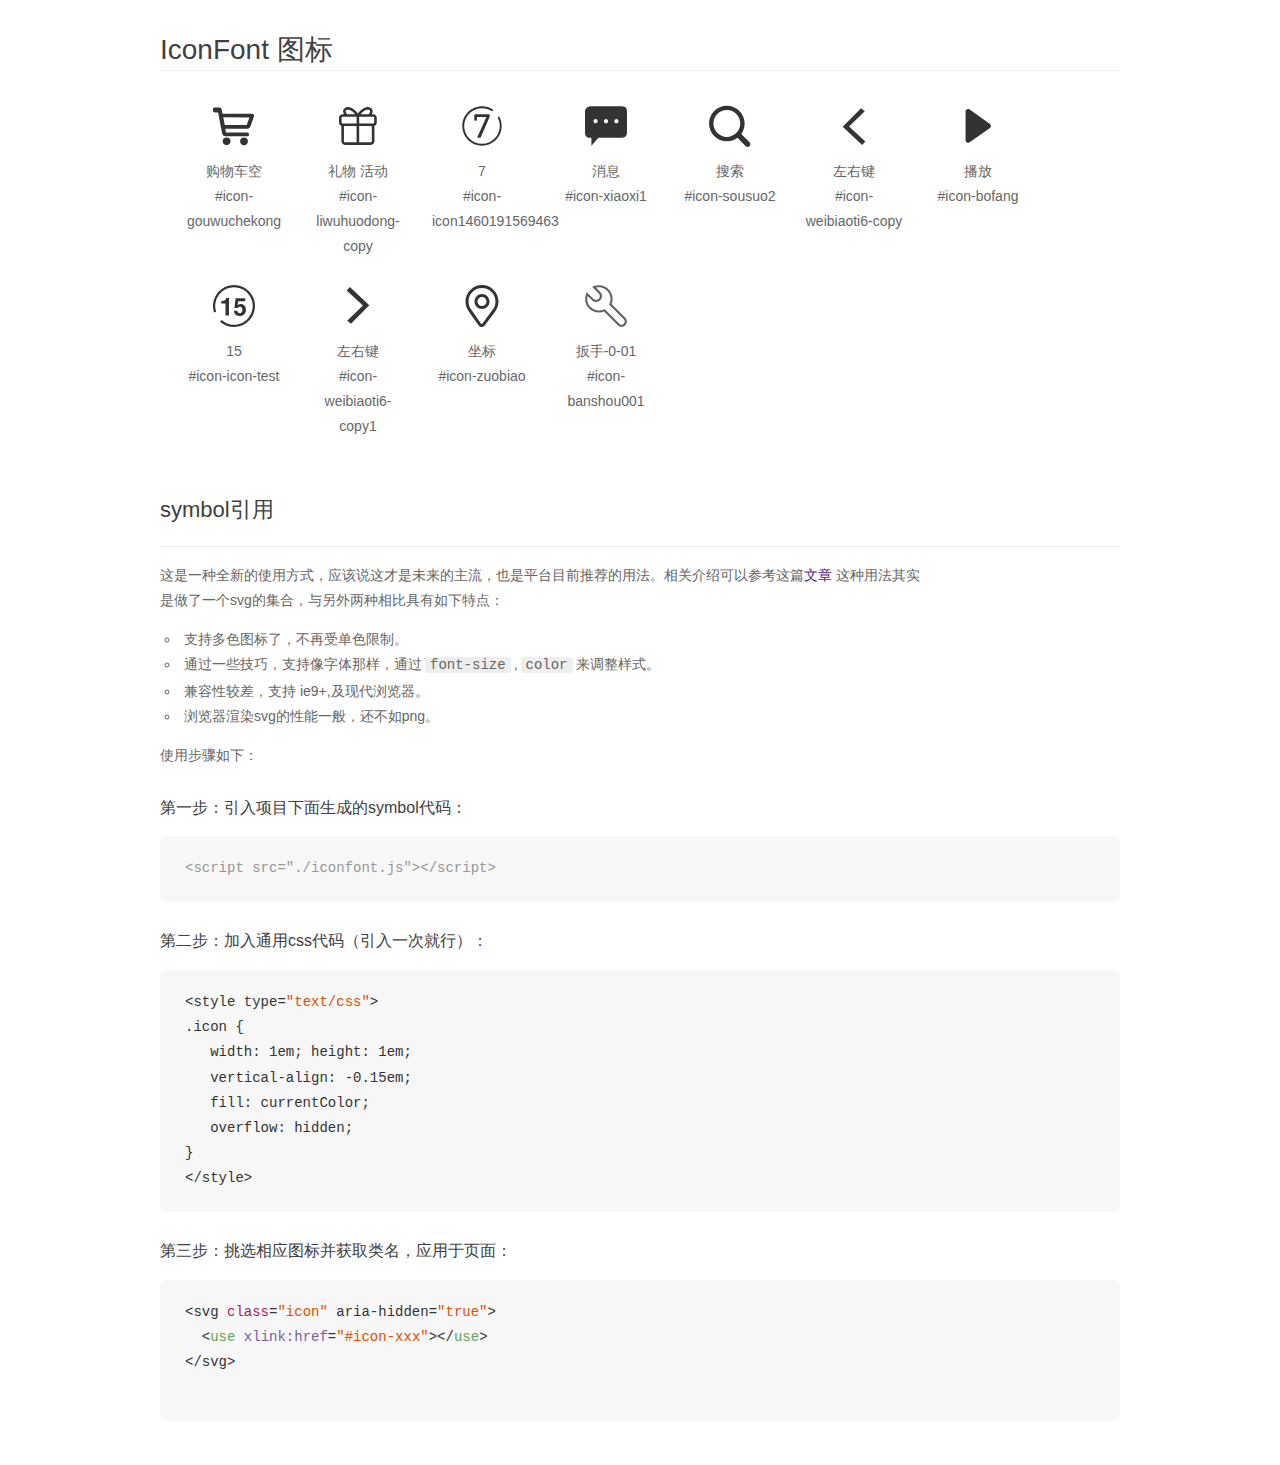
<file: xiaomi/css/iconfont/demo_symbol.html>
<!DOCTYPE html>
<html>
<head>
    <meta charset="utf-8"/>
    <title>IconFont</title>
    <link rel="stylesheet" href="demo.css">
    <script src="iconfont.js"></script>

    <style type="text/css">
        .icon {
          /* 通过设置 font-size 来改变图标大小 */
          width: 1em; height: 1em;
          /* 图标和文字相邻时，垂直对齐 */
          vertical-align: -0.15em;
          /* 通过设置 color 来改变 SVG 的颜色/fill */
          fill: currentColor;
          /* path 和 stroke 溢出 viewBox 部分在 IE 下会显示
             normalize.css 中也包含这行 */
          overflow: hidden;
        }

    </style>
</head>
<body>
    <div class="main markdown">
        <h1>IconFont 图标</h1>
        <ul class="icon_lists clear">
            
                <li>
                    <svg class="icon" aria-hidden="true">
                        <use xlink:href="#icon-gouwuchekong"></use>
                    </svg>
                    <div class="name">购物车空</div>
                    <div class="fontclass">#icon-gouwuchekong</div>
                </li>
            
                <li>
                    <svg class="icon" aria-hidden="true">
                        <use xlink:href="#icon-liwuhuodong-copy"></use>
                    </svg>
                    <div class="name">礼物 活动</div>
                    <div class="fontclass">#icon-liwuhuodong-copy</div>
                </li>
            
                <li>
                    <svg class="icon" aria-hidden="true">
                        <use xlink:href="#icon-icon1460191569463"></use>
                    </svg>
                    <div class="name">7</div>
                    <div class="fontclass">#icon-icon1460191569463</div>
                </li>
            
                <li>
                    <svg class="icon" aria-hidden="true">
                        <use xlink:href="#icon-xiaoxi1"></use>
                    </svg>
                    <div class="name">消息</div>
                    <div class="fontclass">#icon-xiaoxi1</div>
                </li>
            
                <li>
                    <svg class="icon" aria-hidden="true">
                        <use xlink:href="#icon-sousuo2"></use>
                    </svg>
                    <div class="name">搜索</div>
                    <div class="fontclass">#icon-sousuo2</div>
                </li>
            
                <li>
                    <svg class="icon" aria-hidden="true">
                        <use xlink:href="#icon-weibiaoti6-copy"></use>
                    </svg>
                    <div class="name">左右键</div>
                    <div class="fontclass">#icon-weibiaoti6-copy</div>
                </li>
            
                <li>
                    <svg class="icon" aria-hidden="true">
                        <use xlink:href="#icon-bofang"></use>
                    </svg>
                    <div class="name">播放</div>
                    <div class="fontclass">#icon-bofang</div>
                </li>
            
                <li>
                    <svg class="icon" aria-hidden="true">
                        <use xlink:href="#icon-icon-test"></use>
                    </svg>
                    <div class="name">15</div>
                    <div class="fontclass">#icon-icon-test</div>
                </li>
            
                <li>
                    <svg class="icon" aria-hidden="true">
                        <use xlink:href="#icon-weibiaoti6-copy1"></use>
                    </svg>
                    <div class="name">左右键</div>
                    <div class="fontclass">#icon-weibiaoti6-copy1</div>
                </li>
            
                <li>
                    <svg class="icon" aria-hidden="true">
                        <use xlink:href="#icon-zuobiao"></use>
                    </svg>
                    <div class="name">坐标</div>
                    <div class="fontclass">#icon-zuobiao</div>
                </li>
            
                <li>
                    <svg class="icon" aria-hidden="true">
                        <use xlink:href="#icon-banshou001"></use>
                    </svg>
                    <div class="name">扳手-0-01</div>
                    <div class="fontclass">#icon-banshou001</div>
                </li>
            
        </ul>


        <h2 id="symbol-">symbol引用</h2>
        <hr>

        <p>这是一种全新的使用方式，应该说这才是未来的主流，也是平台目前推荐的用法。相关介绍可以参考这篇<a href="">文章</a>
        这种用法其实是做了一个svg的集合，与另外两种相比具有如下特点：</p>
        <ul>
          <li>支持多色图标了，不再受单色限制。</li>
          <li>通过一些技巧，支持像字体那样，通过<code>font-size</code>,<code>color</code>来调整样式。</li>
          <li>兼容性较差，支持 ie9+,及现代浏览器。</li>
          <li>浏览器渲染svg的性能一般，还不如png。</li>
        </ul>
        <p>使用步骤如下：</p>
        <h3 id="-symbol-">第一步：引入项目下面生成的symbol代码：</h3>
        <pre><code class="lang-js hljs javascript"><span class="hljs-comment">&lt;script src="./iconfont.js"&gt;&lt;/script&gt;</span></code></pre>
        <h3 id="-css-">第二步：加入通用css代码（引入一次就行）：</h3>
        <pre><code class="lang-js hljs javascript">&lt;style type=<span class="hljs-string">"text/css"</span>&gt;
.icon {
   width: <span class="hljs-number">1</span>em; height: <span class="hljs-number">1</span>em;
   vertical-align: <span class="hljs-number">-0.15</span>em;
   fill: currentColor;
   overflow: hidden;
}
&lt;<span class="hljs-regexp">/style&gt;</span></code></pre>
        <h3 id="-">第三步：挑选相应图标并获取类名，应用于页面：</h3>
        <pre><code class="lang-js hljs javascript">&lt;svg <span class="hljs-class"><span class="hljs-keyword">class</span></span>=<span class="hljs-string">"icon"</span> aria-hidden=<span class="hljs-string">"true"</span>&gt;<span class="xml"><span class="hljs-tag">
  &lt;<span class="hljs-name">use</span> <span class="hljs-attr">xlink:href</span>=<span class="hljs-string">"#icon-xxx"</span>&gt;</span><span class="hljs-tag">&lt;/<span class="hljs-name">use</span>&gt;</span>
</span>&lt;<span class="hljs-regexp">/svg&gt;
        </span></code></pre>
    </div>
</body>
</html>
</file>
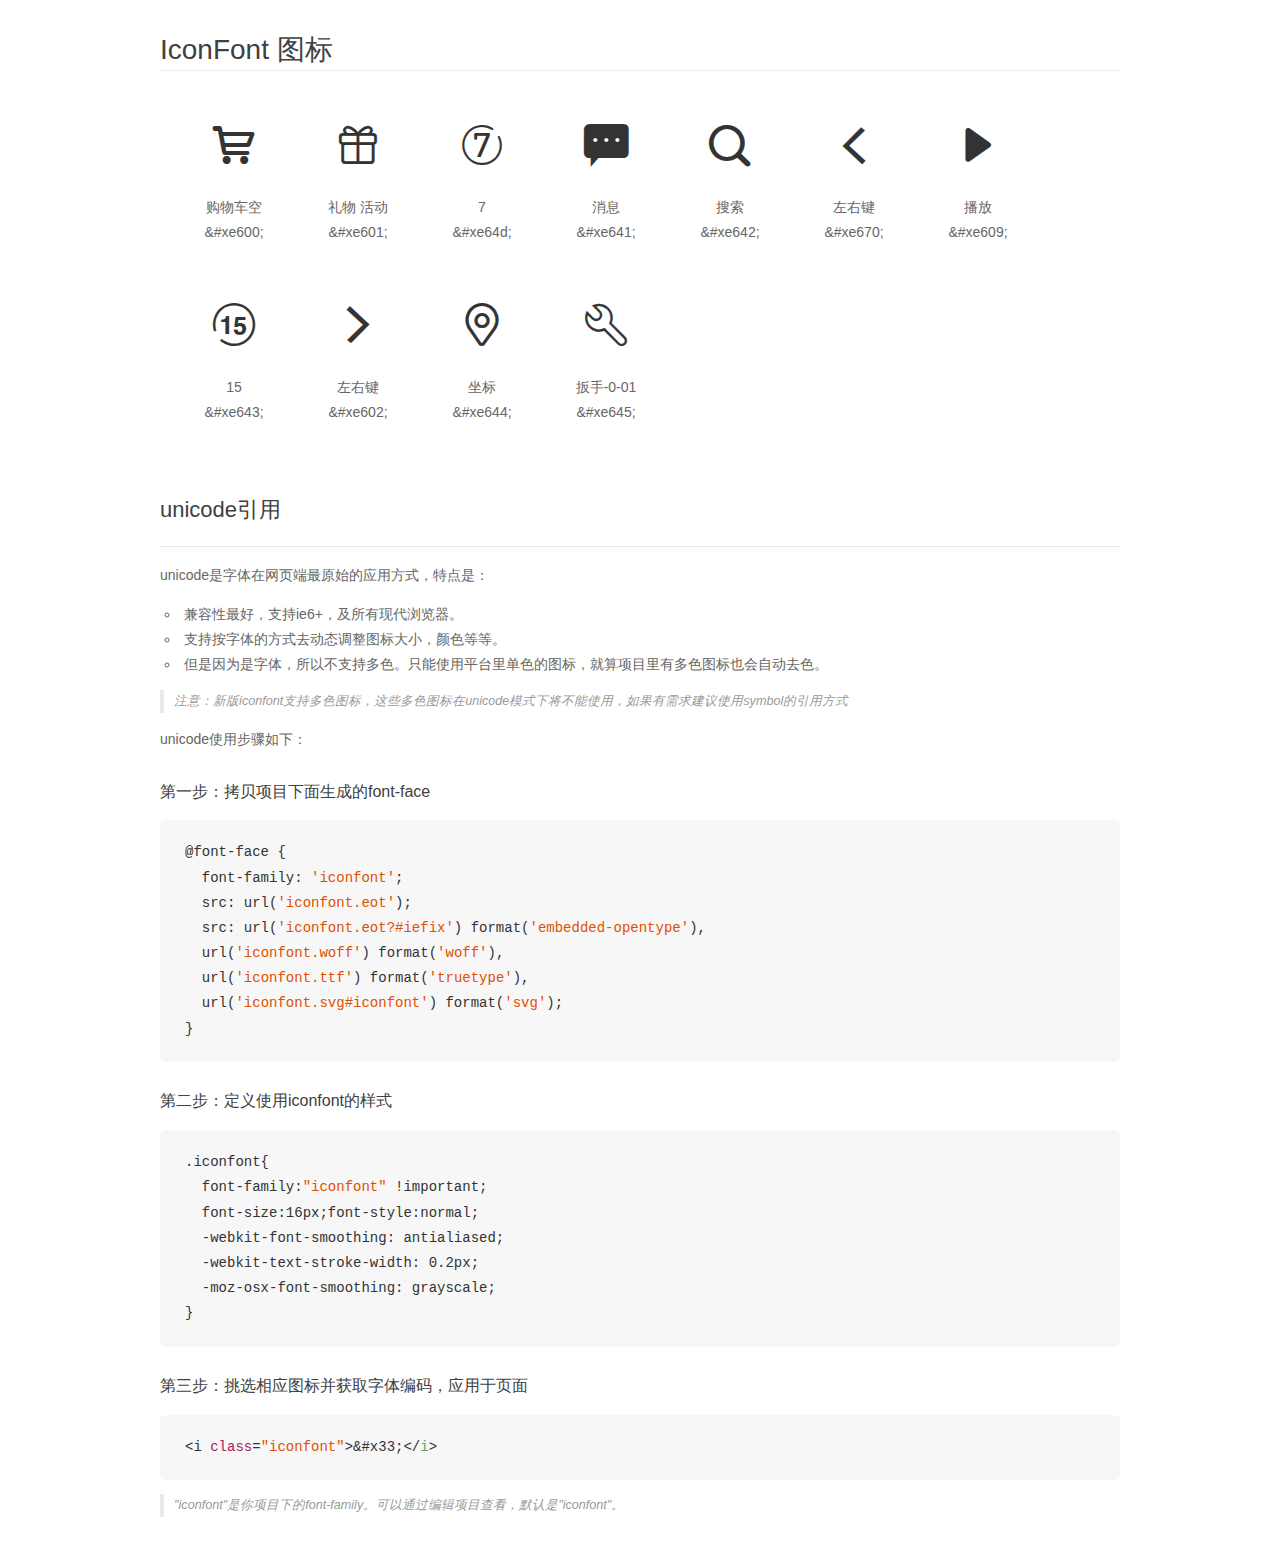
<file: xiaomi/css/iconfont/demo_unicode.html>
<!DOCTYPE html>
<html>
<head>
    <meta charset="utf-8"/>
    <title>IconFont</title>
    <link rel="stylesheet" href="demo.css">

    <style type="text/css">

        @font-face {font-family: "iconfont";
          src: url('iconfont.eot'); /* IE9*/
          src: url('iconfont.eot#iefix') format('embedded-opentype'), /* IE6-IE8 */
          url('iconfont.woff') format('woff'), /* chrome, firefox */
          url('iconfont.ttf') format('truetype'), /* chrome, firefox, opera, Safari, Android, iOS 4.2+*/
          url('iconfont.svg#iconfont') format('svg'); /* iOS 4.1- */
        }

        .iconfont {
          font-family:"iconfont" !important;
          font-size:16px;
          font-style:normal;
          -webkit-font-smoothing: antialiased;
          -webkit-text-stroke-width: 0.2px;
          -moz-osx-font-smoothing: grayscale;
        }

    </style>
</head>
<body>
    <div class="main markdown">
        <h1>IconFont 图标</h1>
        <ul class="icon_lists clear">
            
                <li>
                <i class="icon iconfont">&#xe600;</i>
                    <div class="name">购物车空</div>
                    <div class="code">&amp;#xe600;</div>
                </li>
            
                <li>
                <i class="icon iconfont">&#xe601;</i>
                    <div class="name">礼物 活动</div>
                    <div class="code">&amp;#xe601;</div>
                </li>
            
                <li>
                <i class="icon iconfont">&#xe64d;</i>
                    <div class="name">7</div>
                    <div class="code">&amp;#xe64d;</div>
                </li>
            
                <li>
                <i class="icon iconfont">&#xe641;</i>
                    <div class="name">消息</div>
                    <div class="code">&amp;#xe641;</div>
                </li>
            
                <li>
                <i class="icon iconfont">&#xe642;</i>
                    <div class="name">搜索</div>
                    <div class="code">&amp;#xe642;</div>
                </li>
            
                <li>
                <i class="icon iconfont">&#xe670;</i>
                    <div class="name">左右键</div>
                    <div class="code">&amp;#xe670;</div>
                </li>
            
                <li>
                <i class="icon iconfont">&#xe609;</i>
                    <div class="name">播放</div>
                    <div class="code">&amp;#xe609;</div>
                </li>
            
                <li>
                <i class="icon iconfont">&#xe643;</i>
                    <div class="name">15</div>
                    <div class="code">&amp;#xe643;</div>
                </li>
            
                <li>
                <i class="icon iconfont">&#xe602;</i>
                    <div class="name">左右键</div>
                    <div class="code">&amp;#xe602;</div>
                </li>
            
                <li>
                <i class="icon iconfont">&#xe644;</i>
                    <div class="name">坐标</div>
                    <div class="code">&amp;#xe644;</div>
                </li>
            
                <li>
                <i class="icon iconfont">&#xe645;</i>
                    <div class="name">扳手-0-01</div>
                    <div class="code">&amp;#xe645;</div>
                </li>
            
        </ul>
        <h2 id="unicode-">unicode引用</h2>
        <hr>

        <p>unicode是字体在网页端最原始的应用方式，特点是：</p>
        <ul>
        <li>兼容性最好，支持ie6+，及所有现代浏览器。</li>
        <li>支持按字体的方式去动态调整图标大小，颜色等等。</li>
        <li>但是因为是字体，所以不支持多色。只能使用平台里单色的图标，就算项目里有多色图标也会自动去色。</li>
        </ul>
        <blockquote>
        <p>注意：新版iconfont支持多色图标，这些多色图标在unicode模式下将不能使用，如果有需求建议使用symbol的引用方式</p>
        </blockquote>
        <p>unicode使用步骤如下：</p>
        <h3 id="-font-face">第一步：拷贝项目下面生成的font-face</h3>
        <pre><code class="lang-js hljs javascript">@font-face {
  font-family: <span class="hljs-string">'iconfont'</span>;
  src: url(<span class="hljs-string">'iconfont.eot'</span>);
  src: url(<span class="hljs-string">'iconfont.eot?#iefix'</span>) format(<span class="hljs-string">'embedded-opentype'</span>),
  url(<span class="hljs-string">'iconfont.woff'</span>) format(<span class="hljs-string">'woff'</span>),
  url(<span class="hljs-string">'iconfont.ttf'</span>) format(<span class="hljs-string">'truetype'</span>),
  url(<span class="hljs-string">'iconfont.svg#iconfont'</span>) format(<span class="hljs-string">'svg'</span>);
}
</code></pre>
        <h3 id="-iconfont-">第二步：定义使用iconfont的样式</h3>
        <pre><code class="lang-js hljs javascript">.iconfont{
  font-family:<span class="hljs-string">"iconfont"</span> !important;
  font-size:<span class="hljs-number">16</span>px;font-style:normal;
  -webkit-font-smoothing: antialiased;
  -webkit-text-stroke-width: <span class="hljs-number">0.2</span>px;
  -moz-osx-font-smoothing: grayscale;
}
</code></pre>
        <h3 id="-">第三步：挑选相应图标并获取字体编码，应用于页面</h3>
        <pre><code class="lang-js hljs javascript">&lt;i <span class="hljs-class"><span class="hljs-keyword">class</span></span>=<span class="hljs-string">"iconfont"</span>&gt;&amp;#x33;<span class="xml"><span class="hljs-tag">&lt;/<span class="hljs-name">i</span>&gt;</span></span></code></pre>

        <blockquote>
        <p>"iconfont"是你项目下的font-family。可以通过编辑项目查看，默认是"iconfont"。</p>
        </blockquote>
    </div>


</body>
</html>
</file>
<file: tianmao/css/index.css>
*{
				margin: 0;
				padding: 0;
				list-style: none;
				font-family: "微软雅黑","宋体",sans-serif;
				text-decoration: none;
			}
			i.icon-xiala{
				font-size: 12px;
			}
			i.icon-xin-,i.icon-gouwuche,i.icon-xiangmu{
				font-size: 12px;
				color: #FF0036;
			}
			b{
				display: block;
				width: 0;
				height: 0;
				border: 3px solid;
				border-color: #bbb transparent transparent transparent; 
				position: absolute;
				right: 2px;
				top: 15px;
				transition: all 0.3s;
			}
			#hideTop{
				/*display: none;*/
				z-index: 9999;
				position: fixed;
				top: -50px;
				height: 50px;
				width: 100%;
				background: rgba(255,0,0,0.8);
				box-shadow: 0 0 4px #eaeaea;
				color: #fff;
			}
			#hideTop1{
				width: 1230px;
				margin: 0 auto;
				background: transparent;
			}
			#hideTop span{
				font-size: 22px;
				line-height: 50px;
			}
			#hideTop input{
				color: #000;
				margin: 0;
				z-index: 2;
				width: 500px;
				outline: none;
				height: 20px;
				line-height: 20px;
				padding: 5px 3px 5px 5px;
				border: none;
				font-weight: 900;
				box-sizing: content-box;
				margin-left: 100px;
			}
			#hideTop button{
				top: 0;
				width: 90px;
				border: 0;
				font-size: 16px;
				letter-spacing: 4px;
				cursor: pointer;
				color: #fff;
				background-color: #FF0036;
				height: 30px;
				overflow: hidden;
			}
			.w{
				width: 1230px;
				margin: 0 auto;
				/*position: relative;*/
			}
			.top{
				background: #f2f2f2;
				border-bottom: 1px solid #e5e5e5;
			}
			.top-nav-txt{
				width: 1230px;
				height: 32px;
				color: #a1a1a1;
				font-size: 12px;
				margin: 0 auto;
				background: #F1F1F1;
				position: relative;
			}
			.top-nav-txt a{
				color: #a1a1a1;
			}
			.top-nav-txt a:hover{
				color: #FC335E;
			}
			.top-nav-txt .left{
				float: left;
			}
			.top-nav-txt .user{
				margin-left: 18px;
				display: inline-block;
				line-height: 32px;
			}
			.top-nav-txt ul{
				float: right;
			}
			.top-nav-txt ul li{
				display: block;
				float: left;
				padding: 10px;
				position: relative;
			}
			.top-nav-txt ul li a{
				float: left;
			}
			.top-nav-txt .pop:hover .menu-bd{
				display: block;
			}
			.top-nav-txt .menu-bd{
				width: 74px;
				display: none;
				position: absolute;
				left: 0;
				top: 33px;
				background: #fff;
				z-index: 93110;
				border: solid #eee;
				border-width: 0 1px 1px;
				padding: 8px 10px;
			}
			.top-nav-txt .menu-bd a{
				color: #666;
				display: block;
				line-height: 40px;
			}
			.top-nav-txt .menu-bd a:hover{
				text-decoration: underline;
				color: #FF0036;
			}
			.top-nav-txt ul li.sx{
				padding: 8px 6px;
			}
			.top-nav-txt ul li .pull{
				position: relative;
				top: -3px;
			}
			.top-nav-txt ul.wd .dispop{
				display: none;
				position: absolute;
				top: 32px;
				right: 80px;
				color: #000;
				width: 122px;
				border:1px solid #eee;
				background: #fff;
				z-index: 1111;
			}
			.top-nav-txt ul.wd .dispop2{
				 display: none;
				 position: absolute;
				 top: 32px;
				 right: 80px;
				 color: #000;
				 width: 122px;
				 border:1px solid #eee;
				 background: #fff;
				 z-index: 1111;
			 }
			.top-nav-txt ul .pop:hover{
				background: white;
				border: 0px solid #E5E5E5;
				border-bottom: none;
			}
			/*.top-nav-txt ul .pop:hover a{*/
				/*text-decoration: underline;*/
				/*color: #FF0036;*/
			/*}*/
			.top-nav-txt ul .pop #mytb:hover{
				text-decoration: underline;
				color: #FF0036;
			}
			.top-nav-txt ul .pop:hover b{
				transform: translateY(-3px) rotate(180deg);
			}
			.top-nav-txt ul #sj:hover~.dispop2{
				display: block;
			}
			/*LOGO+搜索框*/
			.search-ba{
				height: 100px;
			}
			.search-top{
				width: 625px;
				padding-top: 38px;
				float: left;
				margin-left: 317px;
				display: block;
			}
			.search-top input{
				float: left;
				 width: 491px;
				 height: 36px;
				 border: 2px solid red;
				 border-right: none;
				 outline: none;
				 text-indent: 5px;
			}	
			.search-top button{
				float: left;
				font-size: 18px;
				font-weight: bold;
				color: #fff;
				 width: 132px;
				 height: 40px;
				 cursor: pointer;
				 outline: none;
				 border: none;
				 background: red;
			}
			.search-bottom{
				float: left;
				margin-left: 317px;
			}
			.search-bottom ul li{
				float: left;
				margin: 4px 0 0;
			}
			.search-bottom ul li a{
				color: #999;
				font-size: 14px;
				
				font-weight: 100;
			}
			.search-bottom ul li a.red{
				color: #FF0036;
			}
			.search-bottom ul span{
				display: block;
				float: left;
				margin: 7px 12px 0;
				color: #ccc;
				width: 1px;
				height: 15px;
				background: #ccc;
			}
			.search-ba .ba{
				float: right;
			}
			.search-ba .ba img{
				margin-top: -70px;
			}
			/*导航*/
			nav{
				margin-top: 30px;
				height: 36px;
				/*background: #FF0036;*/
			}
			nav ul.t-nav{
				margin-left: 215px;
			}
			nav ul.t-nav li{
				float: left;
				position: relative;
			}
			nav ul.t-nav li:hover a{
				color: #ff0036;;
			}
			nav ul.t-nav li.tm img{
				position: relative;
				top: 4px;
			}
			nav ul.t-nav li a{
				font-size: 16px;
				font-weight: 500px;
				color: #333;
				line-height: 36px;
				padding: 0 15px;
			}
			#sj .menu-bd{
				width: 122px;
				overflow: hidden;
				right: 0;
				left: auto;
			}
			#sj .menu-bd li{
				padding: 5px 0;
				height: auto;
				display: block;
				line-height: 1.4;
				border-bottom: 1px dotted #827777;
				margin-right: -20px;
			}
			#sj .menu-bd a{
				display: inline-block;
				width: 48px;
				margin-right: 20px;
				line-height: 22px;
			}
			/*nav ul.t-nav li#sj .menu-bd */
			nav ul.t-nav li a .hidimg{
				display: none;
				z-index: -1;
				position: absolute;
				top: -9px;
				left: 20px;
				transition: all 0.3s;
			}
			nav ul.t-nav li a:hover .hidimg{
				top: -24px;
			}
			/*侧导航栏+轮播*/
			.aside-car{
				width: 100%;
				box-sizing: border-box;
				border-top: 2px solid red;
			}
			.aside-car .w{
				width: 1190px;
				height: 500px;
				margin: 0 auto;
				background: #FDE2F3;
				position: relative;
			}
			aside{
				z-index: 100;
				
				/*float: left;*/
				width: 200px;
				height: 100%;
				position: relative;
				top: 0;
				left: 3px;
			}
			.as-t .logo{
				position: absolute;
				top: -166px;
				left: -60px;
			}
			.as-t .spfl{
				width: 200px;
				height: 36px;
				background: #E22127;
				
				line-height: 36px;
				position: absolute;
				top: -36px;
				left: 0px;
				font-size: 18px;
				font-weight: 500;
				color: #fff;
			}
			.as-t .spfl i{
				color: #fff;
				font-size: 18px;
				margin: 0 14px;
			}
			aside ul.as-c{
				background: #E2EAEF;
				height: 500px;
			}
			aside ul.as-c li{
				width: 200px;
				height: 31px;
				line-height: 31px;
			}
			aside ul.as-c li:hover{
				background: #fff;
			}
			aside ul.as-c li:hover a{
				font-weight: 600;
			}
			aside ul.as-c li:nth-of-type(1):hover i,aside ul.as-c li:nth-of-type(1):hover a,aside ul.as-c li:nth-of-type(1):hover span{
				color: #E54077;
			} 
			aside ul.as-c li:nth-of-type(2):hover i,aside ul.as-c li:nth-of-type(2):hover a,aside ul.as-c li:nth-of-type(2):hover span{
				color: #427DEF;
			} 
			aside ul.as-c li:nth-of-type(3):hover i,aside ul.as-c li:nth-of-type(3):hover a,aside ul.as-c li:nth-of-type(3):hover span{
				color: #6347ED;
			} 
			aside ul.as-c li:nth-of-type(4):hover i,aside ul.as-c li:nth-of-type(4):hover a,aside ul.as-c li:nth-of-type(4):hover span{
				color: #E54077;
			} 
			aside ul.as-c li:nth-of-type(5):hover i,aside ul.as-c li:nth-of-type(5):hover a,aside ul.as-c li:nth-of-type(5):hover span{
				color: #6347ED;
			} 
			aside ul.as-c li:nth-of-type(6):hover i,aside ul.as-c li:nth-of-type(6):hover a,aside ul.as-c li:nth-of-type(6):hover span{
				color:  #427DEF;
			} 
			aside ul.as-c li:nth-of-type(7):hover i,aside ul.as-c li:nth-of-type(7):hover a,aside ul.as-c li:nth-of-type(7):hover span{
				color: #FA5C5C;
			} 
			aside ul.as-c li:nth-of-type(8):hover i,aside ul.as-c li:nth-of-type(8):hover a,aside ul.as-c li:nth-of-type(8):hover span{
				color: #F7A831;
			} 
			aside ul.as-c li:nth-of-type(9):hover i,aside ul.as-c li:nth-of-type(9):hover a,aside ul.as-c li:nth-of-type(9):hover span{
				color: #F7A831;
			} 
			aside ul.as-c li:nth-of-type(10):hover i,aside ul.as-c li:nth-of-type(10):hover a,aside ul.as-c li:nth-of-type(10):hover span{
				color: #427DEF;
			} 
			aside ul.as-c li:nth-of-type(11):hover i,aside ul.as-c li:nth-of-type(11):hover a,aside ul.as-c li:nth-of-type(11):hover span{
				color: #DD2727;
			} 
			aside ul.as-c li:nth-of-type(12):hover i,aside ul.as-c li:nth-of-type(12):hover a,aside ul.as-c li:nth-of-type(12):hover span{
				color: #427DEF;
			} 
			aside ul.as-c li:nth-of-type(13):hover i,aside ul.as-c li:nth-of-type(13):hover a,aside ul.as-c li:nth-of-type(13):hover span{
				color: #F8AE40;
			} 
			aside ul.as-c li:nth-of-type(14):hover i,aside ul.as-c li:nth-of-type(14):hover a,aside ul.as-c li:nth-of-type(14):hover span{
				color: #3BC7B0;
			} 
			aside ul.as-c li:nth-of-type(15):hover i,aside ul.as-c li:nth-of-type(15):hover a,aside ul.as-c li:nth-of-type(15):hover span{
				color: #E24949;
			} 
			aside ul.as-c li:nth-of-type(16):hover i,aside ul.as-c li:nth-of-type(16):hover a,aside ul.as-c li:nth-of-type(16):hover span{
				color: #3BC7B0;
			} 
			aside ul.as-c li i{
				margin-left: 14px;
				color: #777;
			}
			aside ul.as-c li span{
				color: #2C2B2A;
				font-size: 14px;
			}
			aside ul.as-c li a{
				font-size: 14px;
				color: #000;
			}
			/*侧导航隐藏内容*/
			.hide-con{
				z-index: 99;
				height: 500px;
				width: 852px;
				top: 0;
				left: 200px;
				position: absolute;
				background-color: #fff;
			}
			.hide-con .pannel-0{
				position: absolute;
				top: 0;
				left: 0;
			}
			.hide-con .hot-word-con{
				float: left;
				width: 583px;
				height: 462px;
				margin: 19px 30px;
				overflow: hidden;
				background-color: #fff;
			}
			.hide-con .hot-word-con .hot-word-line{

			}
			.hide-con .hot-word-con  .line-tit{
				width: 60px;
				color: #333;
				margin-right: 30px;
				position: relative;
				font-size: 14px;
				font-weight: 700;
				line-height: 22px;
				height: 22px;
				float: left;
			}
			.hide-con .line-tit .tit-txt{
				display: inline-block;
				width: 60px;
				overflow: hidden;
				text-align: justify;
				text-align-last: justify;
			}
			.hide-con .line-tit i{
				display: block;
				position: absolute;
				top: 0;
				right: -15px;
			}
			.hide-con .line-con{
				width: 493px;
				float: left;
			}
			.hide-con .line-con a{
				height: 22px;
				line-height: 22px;
				font-size: 14px;
				color: #666;
				float: left;
				margin-left: 13px;
			}
			.hide-con .line-con .seprate{
				margin-bottom: 10.5px;
				border-bottom-width: 1px;
				border-bottom-style: dashed;
				border-bottom-color: #eee;
				border-bottom-color: rgba(0,0,0,.1);
				height: 10.5px;
				clear: both;
			}
			.hide-con .sub-logo-con{
				float: left;
				background-color: #FAFAFA;
				width: 189px;
				padding: 10px;
				height: 480px;
			}
			.hide-con .sub-logo-con .subpanne0	a{
				float: left;
				width: 73px;
				margin-right: 1px;
				margin-bottom: 1px;
				height: 37px;
				padding: 5px 10px;
				overflow: hidden;
				background-color: #fff;
			}
			.hide-con .sub-logo-con .subpanne0	a img{
				width: 73px;
				display: block;
				margin: 0 auto;
			}
			.hide-con .sub-logo-con .subpanne1	a{
				display: block;
				border-top: 10px solid #fafafa;
				background-color: #fff;
			}
			.hide-con .sub-logo-con .subpanne1	a img{
				float: left;
				width: 189px;
				height: 87px;
			}
			/*轮播*/		
			.car{
				width: 1226px;
				height: 460px;
				margin: 0 auto;
				position: absolute;
				top:0;
				left: 0;
			}
			.car .car-img{
				width: 1190px;
				height: 500px;
				top: 0px;
				left: 0px;
				position: absolute;
			}
			.car .car-img li{
				top: 0px;
				left: 0px;
				position: absolute;
				display: none;
			}
			.car .car-img li img{
				position: absolute;
				top: 0;
				/*left: 100px;*/
				width: 1190px;
				height: 500px;
			}
			.car .car-dian{
				position: absolute;
				bottom: -20px;
				left: 600px;
			}
			.car .car-dian li{
				width: 18px;
				height: 18px;
				border: 2px solid rgba(0,0,0,.1);
				border-radius: 11px;
				background: rgba(9,9,9,.5);
				font-size: 12px;
				border-radius: 50px;
				display: block;
				margin:0 15px 0 0;
				float: left;
			}
			.car .car-dian li.active{
				background-color: rgba(238,238,238,.95);
			}
			.car .car-lr{
				cursor: pointer;
			}
			.car .car-lr:hover{
				color: red;
			}
			.car .car-lr .car-lr-l{
				width: 41px;
				height: 69px;
				position: absolute;
				top: 235px;
				left: 234px;
			}
			.car .car-lr i{
				font-size: 32px;
				color: #A6A6A8;
				text-align: center;
				line-height: 69px;
			}
			.car .car-lr .car-lr-l:hover{
				background: rgba(0,0,0,.7);
			}
			.car .car-lr .car-lr-r{
				width: 41px;
				height: 69px;
				position: absolute;
				top: 235px;
				right: 0px;
			}
			.car .car-lr .car-lr-r:hover{
				background: rgba(0,0,0,.7);
			}
			 .live-link{
				width: 1226px;
				height: 436px;
				/*background: #fff;*/
				margin: 60px auto 30px;
			}
			/*直播*/
			.live-link .live{
				width: 488px;
				height: 100%;
				background: black;
				float: left;
			}
			.live-link .live .video{
				width: 100%;
				height: 275px;
				background: rgba(255,255,255,.5);
				position: relative;
			}
			.live-link .live .video:hover .dj a{
				animation: dj 0.3s linear 0s 1;
				-webkit-animation:dj 0.3s linear 0s 1;
			}
			@keyframes dj{
				0%{transform:scale(1);}
				50%{transform:scale(1.2,1.2);}
				100%{transform:scale(1);}
			}
			-webkit-@keyframes dj{
						0%{transform:scale(1);}
						50%{transform:scale(1.2,1.2);}
						100%{transform:scale(1);}
					}

			.live-link .live .video .txt{
				z-index: 10;
				width: 488px;
				height: 275px;
				position: absolute;
				top: 0;
				left: 0;
			}
			 .live-link .live .video .txt .zbz{

				width: 61px;
				height: 20px;
				border-radius: 10px;
				background-color: rgba(0,0,0,.6);
				position: absolute;
				top: 15px;
				right: 16px;
				font-size: 14px;
				color: #fff;
			}
			.live-link .live .video .txt .zbz b{
				width: 4px;
				height: 4px;
				border-radius: 50%;
				background: #FF456C;
				position: absolute;
				top: 4px;
				left: 5px;
			}
			.live-link .live .video .txt .zbz span{
				position: absolute;
				top: 0px;
				left: 18px;
			}
			.live-link .live .video .txt .dj a{
				display: block;
				width: 70px;
				height: 57px;
				position: absolute;
				top: 50%;
				left: 50%;
				margin-top:-35px;
				margin-left: -26px;

			}
			.live-link .live .video .txt .tit{
				width: 100%;
				font-size: 20px;
				font-weight: 600;
				position: absolute;
				bottom: 43px;
				text-align: center;
				color: #fff;
			}
			.live-link .live .video .txt .sj{
				width: 100%;
				text-align: center;
				font-size: 18px;
				position: absolute;
				bottom: 20px;
				color: #fff;
			}

			.live-link .live .video-img{
				width: 100%;
				height: 90px;
				margin-top: 9px;
				position: relative;
			}
			.live-link .live .video-img .lr-l,.video-img .lr-r{
				z-index: 10;
				width: 17px;
				height: 90px;
				background: rgba(255,255,255,.6);
				text-align: center;
				line-height: 90px;
				cursor: pointer;
				position: absolute;
				top: 0;
			}
			.live-link .live .video-img .lr-r{
				right: 0;
				display: none;
			}
			.live-link .live .video-img ul.zbtp li:nth-of-type(1) .hid{
				display: none;
			}

			.live-link .live .video-img ul.zbtp li:nth-of-type(2) .hid{
				display: none;
			}
			.live-link .live .video-img ul.zbtp li:nth-of-type(3){

				margin-right: 0;
			}
			.live-link .live .video-img ul.zbtp li{
				width: 160px;
				height: 90px;
				position: relative;
				cursor: pointer;
				float: left;
				margin-right: 4px;
			}
			.live-link .live .video-img ul.zbtp li img{
				position: absolute;
				top: 0;
				left: 0;
			}
			.live-link .live .video-img ul.zbtp li .hid{
				width: 100%;
				height: 100%;
				position: absolute;
				top: 0;
				left: 0;
				background: rgba(0,0,0,.1);
			}
			.live-link .live .video-img ul.zbtp li .hid a{
				position: absolute;
				top: 50%;
				left:50%;
				margin-top: -10px;
				margin-left: -20px;

			}
			.live-link .live .video-img ul.zbtp li:hover .hid a{
				animation:dj 0.3s linear 0s 1;
				-webkit-animation:dj 0.3s linear 0s 1;
			}
			.live-link .live .video-img ul.zbtp li span{
				display: block;
				position: absolute;
				bottom: 10px;
				left: 10px;
				width: 135px;
				white-space: nowrap;
				overflow: hidden;
				text-overflow:ellipsis;
				text-align: center;
				font-size: 14px;
				color: #fff;
			}




			.live-link .live .trailer{
				width: 100%;
				height: 62px;
				background: #000;
			}
			.live-link .live .trailer .tr-l{
				float: left;
				width: 106px;
				height: 62px;
				background: url(../img/2017-07-29_155307.jpg) no-repeat;
			}
			.live-link .live .trailer .tr-r{
				float: left;
				width: 380px;
				height: 42px;
				margin: 8px auto;
			}
			.live-link .live .trailer .tr-r-t{
				font-size: 14px;
				color: #fff;
			}
			.live-link .live .trailer .tr-r-b{
				font-size: 12px;
				color: #fff;
			}

			/*链接*/
			.live-link .link{
				width: 732px;
				height: 100%;
				/*background: green;*/
				float: right;
			}
			.live-link .link ul.link-item li{
				float: left;
				width: 121px;
				height: 108px;
				margin: 0 0px 1px 1px;
				position: relative;
				background: #fff;
				overflow: hidden;
			}
			.live-link .link ul.link-item li .brand-img{

				margin: 0 auto;
				position: absolute;
				top: 31px;
				left: 10px;
			}
			.live-link .link ul.link-item li:hover .brand-mask{
				opacity: 0.8;
			}
			.live-link .link ul.link-item li .brand-mask{
				position: absolute;
				top: 0;
				left: 0;
				width: 121px;
				height: 108px;
				background: #000;
				opacity: 0;
				transition: all 0.3s;
			}
			.live-link .link ul.link-item li .brand-mask .txt{
				font-size: 12px;
				color: #fff;
			}
			.live-link .link ul.link-item li .brand-mask .txt span{
				display: block;
				text-align: center;
				margin-top: 40px;
			}
			.live-link .link ul.link-item li .brand-mask .btn{
				margin: 10px 29px;
			}
			.live-link .link ul.link-item li .brand-mask .btn a{
				display: block;
				width: 63px;
				height: 18px;
				border-radius: 9px;
				font-size: 12px;
				color: #fff;
				background: red;
				text-align: center;
			}
			/*推荐*/
			section.tj{
				margin: 0 auto;
				width: 1226px;
				height: 477px;
				overflow: hidden;
			}
			section.tj ul.item li{
				width: 235px;
				height: 477px;
				background: #fff;
				float: left;
				margin-right: 10px;
			}
			section.tj ul.item li:nth-of-type(5){
				margin-right: 0;
			}
			section.tj ul.item li h4{
				width: 238px;
				height: 36px;
				text-align: center;
				line-height: 36px;
				color: #fff;
				font-size: 20px;
				font-weight: bold;
				background: #FF0036;
			}
			section.tj ul.item li a{
				display: block;
				width: 238px;
				height: 220px;
				/*background: red;*/
			}
			section.tj ul.item li a:hover .pro-img img{
				transform:scale(1.2);
			}
			section.tj ul.item li a h3{
				text-align: center;
				color: #000;
				line-height: 50px;
				font-size: 20px;
				font-weight:600;
			}
			section.tj ul.item li a p{
				text-align: center;
				color: #888;
				font-size: 14px;
				line-height: 6px;
			}
			section.tj ul.item li a .pro-img{
				width: 140px;
				height: 140px;
				background: #F8F8F8;
				border-radius: 70px;
				margin: 14px auto 0;
			}
			section.tj ul.item li a .pro-img img{
				transition: all 0.3s;
			}
			section.tj ul.item li .seprate{
				width: 200px;
				height: 1px;
				background: #eee;
				margin: 0 auto;
			}
			/*广高条*/
			section.adve{
				margin: 10px auto;
			}
			/*内容*/
			.con{
				background: #F5F5F5;
				overflow: hidden;
			}
			/*美丽人生*/
			section.similar-pro{
				height: 470px;
				margin: 20px 0;
				position: relative;
				overflow: hidden;
			}
			section.similar-pro .pro-t-l{
				float: left;
			}
			section.similar-pro .pro-t i{
				float: left;
				display: block;
				width: 5px;
				height: 20px;
				background: #EA5F8D;
			}
			section.similar-pro .pro-t h4{
				font-size: 18px;
				font-weight: normal;
				color: #000;
				display: inline-block;
				margin: 0 10px;
			}
			section.similar-pro .pro-t p{
				display: inline-block;
				font-size: 14px;
				
			}
			section.similar-pro .pro-t-r{
				position: absolute;
				top: 0;
				right: 0;
				width: 800px;
				float: right;
				text-align: right;
			}
			section.similar-pro .pro-t-r a{
				display: inline-block;
				height: 20px;
				font-size: 14px;
				line-height: 20px;
				color: #000;
				margin: 5px 10px;
				border-bottom: 1px solid #F5F5F5;
			}
			section.similar-pro .pro-t-r a:hover{
				border-color: #000;
			}
			section.similar-pro .pro-c{
				margin-top: 30px;
			}
			section.similar-pro .pro-c-l{
				float: left;
			}
			section.similar-pro .pro-c-l a{
				display: block;
				width: 246px;
				height: 440px;
				position: relative;
				color: #fff;
			}
			section.similar-pro .pro-c-l a:hover img{
				opacity: 0.6;
			}
			section.similar-pro .pro-c-l a:hover .slide-t .slide-item{
				color: #FF0036;
			}
			section.similar-pro .pro-c-l a img{
				display: block;
				opacity: 1;
				transition: all 0.3s;
			}
			section.similar-pro .pro-c-l a .slide-t{
				width: 100%;
				height: 30px;
				position: absolute;
				bottom: 110px;
				left: 0;
				background: rgba(255,255,255,0.4);
				overflow: hidden;
				transition: all 0.3s;
			}
			section.similar-pro .pro-c-l a .slide-t .slide-item{
				display: block;
				width: 100%;
				height: 30px;
				text-align: center;
				line-height: 30px;
				color: #000;
				font-size: 14px;
				transition: all 0.3s;
				text-overflow: ellipsis;
			}
			section.similar-pro .pro-c-l a .slide-t .slide-item:nth-child(1){
				margin-top: -60px;
				animation: slide-p 24s infinite;
			}
			@keyframes slide-p{
				0%{margin-top: 0px;}
				30%{margin-top: 0px;}
				33%{margin-top: -30px;}
				63%{margin-top: -30px;}
				66%{margin-top: -60px;}
				96%{margin-top: -60px;}
			}
			section.similar-pro .pro-c-l a .slide-c{
				width: 246px;
				height: 110px;
				background: #EA5F8D;
				text-align: center;
				overflow: hidden;
			}
			section.similar-pro .pro-c-l a .slide-c .slide-c-h{
				font-size: 22px;
				font-weight: 700;
				margin-top: 20px;
			}
			section.similar-pro .pro-c-l a .slide-c .slide-c-p{
				font-size: 18px;
			}
			section.similar-pro .pro-c-l a .slide-c .slide-c-img{
				width: 100%;
				height: 30px;
				background: url(../img/TB1tff_RXXXXXa1apXXXXXXXXXX-246-30.png) no-repeat center 0;
				position: absolute;
				bottom: 0px;
				left: 0;
			}
			section.similar-pro .pro-c-m{
				width: 735px;
				height: 440px;
				float: left;
				overflow: hidden;
			}
			section.similar-pro .pro-c-m a{
				display: block;
				float: left;
				width: 244px;
				height: 221px;
				background: #fff;
				border-bottom: 1px solid #F5F5F5;
				border-right: 1px solid #F5F5F5;
				position: relative;
			}
			section.similar-pro .pro-c-m a h3{
				color: #000;
				position: absolute;
				left: 25px;
				top: 25px;
				width: 220px;
				font-size: 18px;
				font-weight: normal;
			}
			section.similar-pro .pro-c-m a p{
				color: #EA5F8D;;
				position: absolute;
				left: 25px;
				top: 54px;
				width: 220px;
				font-size: 14px;
				font-weight: normal;
				z-index: 10;
			}
			section.similar-pro .pro-c-m a img{
				z-index: 1;
				position: absolute;
				right: 0;
				bottom: 0;
				transition: all 0.3s;
			}
			section.similar-pro .pro-c-m a:hover img{
				transform: translateX(-5px);
			}
			section.similar-pro .pro-c-r{
				float: left;
				width: 238px;
				height: 100%;
			}
			section.similar-pro .pro-c-r a{
				display: block;
				width: 249px;
				height: 147px;
				background: #fff;
				position: relative;
				border-bottom: 1px solid #F5F5F5;
				border-right: 1px solid #F5F5F5;
			}
			section.similar-pro .pro-c-r a h3{
				color: #000;
				position: absolute;
				left: 25px;
				top: 25px;
				width: 220px;
				font-size: 18px;
				font-weight: normal;
			}
			section.similar-pro .pro-c-r a p{
				color: #EA5F8D;;
				position: absolute;
				left: 25px;
				top: 54px;
				width: 220px;
				font-size: 14px;
				font-weight: normal;
				z-index: 10;
			}
			section.similar-pro .pro-c-r a img{
				z-index: 1;
				position: absolute;
				right: 0;
				bottom: 0;
				transition: all 0.3s;
			}
			section.similar-pro .pro-c-r a:hover img{
				transform: translateX(-5px);
			}	
			/*猜你喜欢*/
			section.cnxh{
				margin: 25px 0 14px;
			}
			section.cnxh .cnxh-t{
				
				height: 43px;
				width: 176px;
				margin: 0 auto;
			}
			section.cnxh .cnxh-t .txt{
				float: left;
				color: #000;
			}
			section.cnxh .cnxh-t .txt i.iconfont{
				color: red;
			}
			section.cnxh .cnxh-t i.xt{
				margin: 13px 5px;
				display: block;
				float: left;
				width: 30px;
				height: 1px;
				background: #979797;
			}
			section.cnxh .cnxh-c{}
			section.cnxh .cnxh-c ul li{
				width: 235px;
				height: 326px;
				margin: 0 12px 7px 0;
				float: left;
				
			}	
			section.cnxh .cnxh-c ul li:nth-of-type(5){
				margin-right: 0;
			}
			section.cnxh .cnxh-c ul li a:hover{
				border: 1px solid #FF0036;
			}
			section.cnxh .cnxh-c ul li a{
				width: 100%;
				height: 315px;
				display: block;
				position: relative;
				border: 1px solid #F5F5F5;
				background: #fff;
				margin: 0 7px 7px 0;
			}
			section.cnxh .cnxh-c ul li a .txt{
				display: block;
				width: 200px;
				margin: 0 auto;
				height: 91px;
				text-align: left;
			}
			section.cnxh .cnxh-c ul li a p{
				display: inline-block;
				font-size: 14px;
				line-height: 18px;
				color: #666;
			}
			section.cnxh .cnxh-c ul li a span{
				font-size: 14px;
				color: #FF0070;
			}
			section.cnxh .cnxh-c ul li a span.mui-integer{
				font-size: 16px;
			}
			/*内容结束*/
			.end{
				width: 80px;
				height: 45px;
				display: inline-block;
				margin: 0 0 10px 575px;
				position: relative;
				
				float: left;
				background: url(../img/TB1wQDAPXXXXXXgaFXXXXXXXXXX-62-35.png) no-repeat center center;
			}
			/*底部链接+版权*/
			footer{
				width: 100%;
				background: #fff;
				position: relative;
			}
			
			footer .service{
				width: 1190px;
				height: 100px;
				margin: 25px auto;
			}
			footer .service a{
				display: block;
				float: left;
				width: 297px;
				height: 100px;
				position: relative;
			}
			footer .service a i{
				display: block;
				font-size: 56px;
				color: #F80136;
				position: absolute;
				top: 25px;
				left: 50px;
			}
			footer .service a h3{
				display: block;
				color: #333333;
				position: absolute;
				top: 25px;
				left: 118px;
			}
			footer .service a p{
				display: block;
				color: #969696;
				position: absolute;
				top: 55px;
				left: 118px;
			}
			/*链接*/
			footer .link{
				height: 190px;
				padding-top: 22px;
				border-top: 1px solid #ededed;
			}
			footer .link dl{
				float: left;
				padding-left: 52px;
				width: 186px;
			}
			footer .link dl dt{
				color: #646464;
				font-size: 16px;
				font-weight: 700;
				height: 30px;
				line-height: 30px;
				text-align: left;
			}
			footer .link dl dd{
				text-align: left;
			}
			footer .link dl dd a{
				display: block;
				color: #8b8b8b;
				text-align: left;
				font-size: 12px;
				width: 100px;
				height: 20px;
				line-height: 20px;
			}
			footer .copy{
				width: 100%;
				background: #000;
				height: 180px;
				border-top: 2px solid #FF0036;
			}
			footer .copy .w{
				width: 1226px;
				margin: 0 auto;
				position: relative;
			}
			footer .copy .w .bg-img{
				width: 68px;
				height: 25px;
				background: url(../img/maotou.png) no-repeat;
				position: absolute;
				top: -25px;
				left: 60px;
			}
			footer .copy p.item1{
				display: block;
				width: 1190px;
				padding: 5px 0;
			}
			footer .copy p.item1 a{
				/*display: block;*/
				/*float: left;*/
				color: #fff;
				font-size: 12px;
				margin-right: 3px;
			}
			footer .copy p.item2{
				display: block;
				width: 1190px;
				line-height: 25px;
				padding: 5px 0;
			}
			footer .copy p.item2 a{
				/*display: block;*/
				/*float: left;*/
				color: #fff;
				font-size: 12px;
				/*margin-right: 3px;*/
			}
			footer .copy p.item2{
				color: #fff;
				font-size: 12px;
			}
			footer .copy p.item3{
				display: block;
				color: #A4A4A4;
				font-size: 12px;
			}
			footer .copy p.item3 a{
				color: #A4A4A4;
				font-size: 12px;
			}
			
			footer .copy span.i2{
				margin-left: 70px;
			}
			footer .copy span.i3 a{
				margin-left: 70px;
				font-size: 12px;
			}
			footer .copy p.item4{
				display: block;
				color: #A4A4A4;
				font-size: 12px;
				margin: 10px 0;
			}
			footer .copy p.item4 a{
				color: #A4A4A4;
				font-size: 12px;
			}
			footer .copy p.item4 .i1{
				float: left;
			}
			footer .copy p.item4 .i2{
				float: left;
			}
			footer .copy p.item4 .i2 i{
				width: 20px;
				height: 20px;
				float: left;
				margin-right: 3px;
				/*display: block;*/
				background: url(../img/gongan.png) no-repeat;
			}
			footer .copy p.item5 {
				color: #686857;
				font-size: small;
				clear: both;
			}
			footer .copy .item6{
				margin-top: 10px;
			}
			footer .copy .item6 a:nth-of-type(2){
				margin-left: 10px;
			}
			/*固定右侧栏*/
			section.fx-r .item-1{
				cursor: pointer;
			}
			section.fx-r{
				z-index: 99999;
				width: 35px;
				height: 100%;
				background: black;
				position: fixed;
				top: 0;
				right: 0;
			}
			section.fx-r .fx-t{
				width: 35px;
				height: 150px;
				margin-top: 100px;
			}
			section.fx-r .fx-t .item-1{
				position: relative;
				cursor: pointer;
				width: 35px;
				height: 35px;
			}
			section.fx-r .item-1:hover{
				background: #000;
			}
			section.fx-r .item-1 .fx-img:hover{
				background: red;
			}
			section.fx-r .item-1:hover .fx-txt{
				left: -90px;
				opacity: 1;
			}

			section.fx-r .item-1 .fx-img{
				width: 35px;
				height: 35px;
				position: absolute;
				top: 0;
				left: 0;
			}
			section.fx-r .item-1 .fx-txt{
				/*display: none;*/
				width: 90px;
				height: 35px;
				position: absolute;
				top: -1px;
				left: -140px;
				opacity: 0;
				background: #494949;
				color: #fff;
				text-align: center;
				line-height: 35px;
				font-size: 14px;
				transition: all 0.3s ease-out 0.1s;
			}
			section.fx-r .item-1 .fx-txt:hover{
				display: none;
			}
			
			section.fx-r .fx-t .item-2{
				position: relative;
				cursor: pointer;
				width: 35px;
				height: 100px;
			}
			section.fx-r .fx-t .item-2:hover{
				background: red;
			}
			section.fx-r .fx-t .item-2:hover .fx-img i{
				color: #fff;
			}
			section.fx-r .fx-t .item-2 .fx-img{
				width: 25px;
				height: 100px;
				position: absolute;
				top: 0;
				left: 0;
				color: #fff;
				font-size: 14px;
				margin: -1px auto;
				border: 1px solid #444444;
				border-left: none;
				border-right: none;
				line-height: 18px;
			}
			section.fx-r .fx-t .item-2 .fx-img i{
				font-size: 20px;
				position: absolute;
				top: 10px;
				left: 8px;
				color: red;
			}
			section.fx-r .fx-t .item-2 .fx-img span{
				position: absolute;
				top: 30px;
				left: 10px;
			}
			
			
			section.fx-r .fx-m .item-1{
				position: relative;
				width: 35px;
				height: 35px;
				margin-top: 10px;
			}
			/*section.fx-r .fx-m .item-1:hover .fx-txt{*/
				/*left: -90px;*/
				/*opacity: 1;*/

			/*}*/
			/*section.fx-r .fx-m .item-1 .fx-img{*/
				/*width: 35px;*/
				/*height: 35px;*/
				/*position: absolute;*/
				/*top: 0;*/
				/*left: 0;*/
			/*}*/
			/*section.fx-r .fx-m .item-1 .fx-txt{*/
				/*/!*display: none;*!/*/
				/*width: 90px;*/
				/*height: 35px;*/
				/*position: absolute;*/
				/*top: -1px;*/
				/*left: -140px;*/
				/*opacity: 0;*/
				/*background: #494949;*/
				/*color: #fff;*/
				/*text-align: center;*/
				/*line-height: 35px;*/
				/*font-size: 14px;*/
				/*transition: all 0.3s ease-out 0.1s;*/
			/*}*/
			/*section.fx-r .fx-m .item-1 .fx-txt:after{*/
				/*content: "";*/
				/*width: 0;*/
				/*height: 0;*/
				/*border: 7px solid transparent;*/
				/*border-left-color: #494949;*/
				/*position: absolute;*/
				/*right: -14px;*/
				/*top: 10px;*/
			/*}*/
			
			
			section.fx-r .fx-b .item-1{
				position: relative;
				width: 35px;
				height: 35px;
			}
			/*section.fx-r .fx-b .item-1:hover{*/
				/*background: red;*/
			/*}*/
			/*section.fx-r .fx-b .item-1:hover .fx-txt{*/
				/*left: -90px;*/
				/*opacity: 1;*/
			/*}*/
			/*section.fx-r .fx-b .item-1 .fx-img{*/
				/*width: 35px;*/
				/*height: 35px;*/
				/*position: absolute;*/
				/*top: 0;*/
				/*left: 0;*/
				/**/
			/*}*/
			section.fx-r .fx-b .item-1:nth-child(1) .fx-img{
				background: url(../img/youce6.png) no-repeat;
			}
			/*section.fx-r .fx-b .item-1:nth-child(1):hover{*/
				/*background: url(../img/bianse.png) no-repeat;*/
				/*background: #fff;*/
			/*}*/
			/*section.fx-r .fx-b .item-1 .fx-txt{*/
				/*width: 90px;*/
				/*height: 35px;*/
				/*position: absolute;*/
				/*top: -1px;*/
				/*left: -140px;*/
				/*opacity: 0;*/
				/*background: #494949;*/
				/*color: #fff;*/
				/*text-align: center;*/
				/*line-height: 35px;*/
				/*font-size: 14px;*/
				/*transition: all 0.3s ease-out 0.1s;*/
			/*}*/
			/*section.fx-r .fx-b .item-1 .fx-txt:after{*/
				/*content: "";*/
				/*width: 0;*/
				/*height: 0;*/
				/*border: 7px solid transparent;*/
				/*border-left-color: #494949;  */
				/*position: absolute;*/
				/*right: -14px;*/
				/*top: 10px;*/
			/*}*/
			section.fx-r .fx-b{
				position: absolute;
				bottom: 0;
			}
			#goTop{
				transition: all 0.5s;
			}
			/*左侧固定导航*/
			section.fx-l{
				z-index: 999;
				width: 36px;
				height: 333px;
				position: fixed;
				bottom: 50px;
				left: 2px;
				font-size: 12px;
				/*background: rgba(0,0,0,.6);*/
			}
			section.fx-l .active{
				background: red;
			}
			/*section.fx-l li:first-child{*/
				/*background: #FF0036;*/
			/*}*/
			/*section.fx-l li:last-child{*/
				/*line-height: 16px;*/
				/*color: #fff;*/
				/*background: rgba(0,0,0,.3);*/
			/*}*/
			section.fx-l .goTop{
				color: #fff;
				text-align: center;
				display: block;
				width: 100%;
				height: 37px;
				box-sizing: border-box;
				margin-bottom: 1px;
				background: rgba(0,0,0,.6);
				cursor: pointer;
			}
			section.fx-l li{
				color: #fff;
				text-align: center;
				line-height: 35px;
				display: block;
				width: 100%;
				height: 37px;
				box-sizing: border-box;
				margin-bottom: 1px;
				background: rgba(0,0,0,.6);
				cursor: pointer;
			}
			section.fx-l li:hover{
				background: red;
			}
			section.fx-l li .fx-l-it{
				line-height: 12px;
				width: 24px;
				height: 28px;
				padding: 6px;
			}
			/*section.fx-l li:nth-of-type(2):hover{*/
				/*background: #EA5F8D;	*/
			/*}*/
			/*section.fx-l li:nth-of-type(3):hover{*/
				/*background: #0AA6E8;	*/
			/*}*/
			/*section.fx-l li:nth-of-type(4):hover{*/
				/*background: #64C333;	*/
			/*}*/
			/*section.fx-l li:nth-of-type(5):hover{*/
				/*background: #F15453;	*/
			/*}*/
			/*section.fx-l li:nth-of-type(6):hover{*/
				/*background: #19C8A9;	*/
			/*}*/
			/*section.fx-l li:nth-of-type(7):hover{*/
				/*background: #F7A945;	*/
			/*}*/
			/*section.fx-l li:nth-of-type(8){*/
				/*background: #FF0036;	*/
			/*}*/
			/*section.fx-l li:nth-of-type(8):hover{*/
				/*background: #000;	*/
			/*}*/


			/*备用*/

			.aa{
				background: #fff;
			}
			.bb{
				font-weight: 600;
			}
</file>
<file: tianmao/iconfont/iconfont.css>
@font-face {font-family: "iconfont";
  src: url('iconfont.eot?t=1501593548290'); /* IE9*/
  src: url('iconfont.eot?t=1501593548290#iefix') format('embedded-opentype'), /* IE6-IE8 */
  url('iconfont.woff?t=1501593548290') format('woff'), /* chrome, firefox */
  url('iconfont.ttf?t=1501593548290') format('truetype'), /* chrome, firefox, opera, Safari, Android, iOS 4.2+*/
  url('iconfont.svg?t=1501593548290#iconfont') format('svg'); /* iOS 4.1- */
}

.iconfont {
  font-family:"iconfont" !important;
  font-size:16px;
  font-style:normal;
  -webkit-font-smoothing: antialiased;
  -moz-osx-font-smoothing: grayscale;
}

.icon-gouwuche:before { content: "\e600"; }

.icon-jiajujiancai:before { content: "\e601"; }

.icon-jiafangjiashi:before { content: "\e602"; }

.icon-nanzhuang:before { content: "\e603"; }

.icon-xin:before { content: "\e621"; }

.icon-xiao72:before { content: "\e8aa"; }

.icon-chongzhi:before { content: "\e604"; }

.icon-jinlingyingcaiwangtubiao62:before { content: "\e761"; }

.icon-muyingwanju:before { content: "\e628"; }

.icon-qiche:before { content: "\e630"; }

.icon-xin1:before { content: "\e655"; }

.icon-top:before { content: "\e629"; }

.icon-yiyaobaojian-copy:before { content: "\e605"; }

.icon-qitiantuihuanhuo:before { content: "\e60c"; }

.icon-huolisongshoujirenzheng:before { content: "\e636"; }

.icon-gouwuche1:before { content: "\e672"; }

.icon-shengxianshuiguo:before { content: "\e637"; }

.icon-lianyiqun1:before { content: "\e6e0"; }

.icon-xiezi:before { content: "\e62a"; }

.icon-tushuyinxiang:before { content: "\e86d"; }

.icon-te:before { content: "\e60a"; }

.icon-chabei:before { content: "\e660"; }

.icon-wujiaoxing:before { content: "\e606"; }

.icon-shouji:before { content: "\e626"; }

.icon-juxing67kaobei:before { content: "\e62d"; }

.icon-kouhong:before { content: "\e638"; }

.icon-jiadian:before { content: "\e618"; }

.icon-zuo:before { content: "\e607"; }

.icon-shangjiantou:before { content: "\e66c"; }

.icon-statistics_02:before { content: "\e6fe"; }

.icon-xia:before { content: "\e6d1"; }

.icon-xin-:before { content: "\e619"; }

.icon-youyuan:before { content: "\e67d"; }

.icon-qian01:before { content: "\e608"; }

.icon-zuanshi:before { content: "\e609"; }

.icon-bang:before { content: "\e60b"; }

.icon-xiala:before { content: "\e62b"; }

.icon-xiangmu:before { content: "\e60d"; }

.icon-miantiao:before { content: "\e60e"; }
</file>
<file: xiaomi/css/index.css>
*{
				margin: 0;
				padding: 0;
				list-style: none;
				text-decoration: none;
				font-family: "微软雅黑","宋体",sans-serif;
			}
			.banner a{
				width: 100%;
				height: 120px;
			}
			.banner a img{
				display: block;
			}
			nav{
				width: 100%;
				height: 40px;
				background: #333333;
				
			}
			.w{
				width: 1226px;
				margin: 0 auto;
			}
			nav a{
				font-size: 12px;
				color: #B0B0B0;
				display: block;
			}
			nav a:hover{
				color: #fff;
			}
			nav .nav-l{
				float: left;
			}
			nav .nav-l ul li{
				float: left;
			}
			nav .nav-l ul li a{
				line-height: 40px;
			}
			nav .nav-l span{
				display: block;
				float: left;
				font-size: 12px;
				color: #3C423C;
				margin: 10px 6px 0;
			}
			nav .nav-r{
				float: right;
				position: relative;
			}
			nav .nav-r a{
				float: left;
				line-height: 40px;
			}
			nav .nav-r span{
				display: block;
				float: left;
				font-size: 12px;
				color: #423C37;
				margin: 10px 6px 0;
			}
			nav .nav-r .shop{
				float: left;
				margin-left: 26px;
				width: 120px;
				height: 40px;
				background: #424242;
				position: relative;
			}
			nav .nav-r .shop:hover{
				background: #fff;
			}
			nav .nav-r .shop a.shopping i{
				position: absolute;
				top: 2px;
				left: 17px;
			}
			nav .nav-r .shop:hover a.shopping i{
				color: #FF6700;
			}
			nav .nav-r .shop:hover a.shopping span{
				color: #FF6700;
			}
			nav .nav-r .shop a.shopping span{
				color: #B0B0B0;
				position: absolute;
				left: 30px;
				top: -9px;
			}
			nav .nav-r .shop:hover .hid{
				display: block;
				
			}
			nav .nav-r .shop .hid{
				display: none;
				z-index: 10;
				width: 316px;
				height: 98px;
				background: #fff;
				position: absolute;
				top: 40px;
				right: 0;
				box-shadow: 0px 3px 3px #999;
				animation: myfirst 0.3s;
			}
			@keyframes myfirst
			{	
    			from {height: 0px;;}
  			  to {height: 98px;}
  			
			}
			nav .nav-r .shop .hid p{
				text-align: center;
				font-size: 12px;
				color: #000;
				line-height: 98px;
				transition: all 1s;
			}
			header{
				height: 66px;
				margin: 17px auto;
				position: relative;
			}
			header .w{
				position: relative;
			}
			header .logo{
				/*float: left;*/
			}
			header .logo .bglogo a{
				
				margin: 5px 14px 0 0;
				display: block;
				float: left;
				width: 55px;
				height: 55px;
				background: url(../img/2017-03-06_175643_08.png) no-repeat;
			}
			header .logo .gif a{
				display: block;
				float: left;
				width: 180px;
				height: 66px;
				background: url(../img/yyymix.gif) no-repeat;
			}
			header .nav{
				float: left;
				margin-top: -5px;
			}
header .nav ul{
	float: left;
}
			header .nav ul li{
				float: left;
			}
			header .nav ul li a{
				display: block;
				color: #333;
				font-size: 16px;
				padding: 26px 10px 38px;
			}
			header .nav ul li a:hover{
				color: #FF6700;
			}
			header .seacher form{
				margin-top: 8px;
				float: right;
				position: relative;
			}
			header .seacher form input{
				float: left;
				width: 243px;
				height: 48px;
				border: 1px solid #E0E0E0;
				border-right: none;
				outline: none;
			}
			header .seacher form .in-a{
				position: absolute;
				top: 0;
				top: 20px;
				right: 60px;
				font-size: 12px;	
			}
			header .seacher form .in-a a{
				background: #EEEEEE;
				color: #757575;
				padding: 2px;
				transition: all 0.2s;
			}
			header .seacher form .in-a a:hover{
				background: #FF6700;
				color: #fff;
			}
			header .seacher form button{
				float: right;
				width: 50px;
				height: 50px;
				border: none;
				outline: none;
				cursor: pointer;
				transition: all 0.2s;
				border: 1px solid #E0E0E0;
				background: #fff;
			}
			header .seacher form button:hover{
			 	background: #FF6700;
			 	border-color: #FF6700;
			}
			header .seacher form button i{
				color: #616161;
			}
			header .seacher form button:hover i{
				color: #fff;
			}
			.header-nav-menu{
				z-index: 999999;
				/*display: none;*/
				position: absolute;
				overflow: hidden;
				top: 82px;
				left: 0;
				width: 100%;
				height: 229px;
				border-top: 1px solid #e0e0e0;
				background: #fff;
				box-shadow: 0 3px 4px rgba(0,0,0,0.18);
			}
			.header-nav-menu .header-nav-menu-w {
				width: 1226px;
				margin-right: auto;
				margin-left: auto;
				position: relative;
			}
			.header-nav-menu .children-list{
				margin: 0;
				padding: 0;
				list-style-type: none;
				font-size: 12px;
				width: 100%;
				height: 229px;
				overflow: hidden;
			}
			.header-nav-menu .children-list li{
				position: relative;
				float: left;
				width: 180px;
				padding: 35px 12px 0;
				text-align: center;
			}
			.header-nav-menu .children-list li:first-child:before{
				display: none;
			}
			.header-nav-menu .children-list li:before {
				position: absolute;
				left: 0;
				top: 35px;
				z-index: 1;
				width: 1px;
				height: 100px;
				content: "";
				background-color: #e0e0e0;
			}
			.header-nav-menu .children-list li .figure-thumb{
				width: 160px;
				height: 110px;
				margin: 0 auto 16px;
				text-align: center;
			}
			.header-nav-menu .children-list li .figure-thumb a{
				color: #757575;
				text-decoration: none;
			}
			.header-nav-menu .children-list li .figure-thumb a img{
				width: 160px;
				height: 110px;
			}
			.header-nav-menu .children-list li .tit{
				margin: 0;
				line-height: 20px;
			}
			.header-nav-menu .children-list li .tit a{
				color: #333;
			}
			.header-nav-menu .children-list li p{
				margin: 0;
				line-height: 20px;
				color: #ff6700;
			}
			.header-nav-menu .children-list li .flags{
				position: absolute;
				top: 2px;
				left: 0;
				z-index: 1;
				width: 100%;
				font-size: 12px;
				text-align: center;
			}
			.header-nav-menu .children-list li .flags .flag {
				display: inline-block;
				height: 18px;
				padding: 1px 20px;
				border: 1px solid #ff6700;
				color: #ff6700;
			}



			/*侧导航+轮播*/
			.nav-car{
				
			}
			.nav-car .w{
				height: 420px;
				position: relative;
			}
			.nav-car .nav{
				z-index: 1000;
				float: left;
				padding: 20px 0;
				width: 234px;
				height: 420px;
				background: rgba(0,0,0,.3);
				position: absolute;
				top: 0;
				left: 0;
			}
			.nav-car .nav ul{
				
			}
			.nav-car .nav ul.ul-1 li.ul-1-li{
				width: 234px;
				height: 42px;
			}
			.nav-car .nav ul.ul-1 li.ul-1-li a{
				color: #fff;
				font-size: 14px;
				display: block;
				width: 234px;
				height: 42px;
				line-height: 42px;
			}
			.nav-car .nav ul.ul-1 li.ul-1-li a:hover{
				background: #FF6700;
			}
			.nav-car .nav ul.ul-1 li.ul-1-li .active{
				background: #FF6700;
			}
			.nav-car .nav ul.ul-1 li.ul-1-li a span.a-l{
				margin-left: 30px;
			}
			.nav-car .nav ul.ul-1 li.ul-1-li a span.a-r{
				float: right;
				margin-right: 24px;
			}
			.nav-car .nav ul.ul-1 li.ul-1-li:hover .hid{
				display: block;
			}
			.nav-car .nav ul li .hid{
				display: none;
				position: absolute;
				left: 234px;
				top: 0;
				width: 780px;
				height: 460px;
				box-sizing: border-box;
				background: #fff;
				border: 1px solid #E0E0E0;
				border-left: none;
				overflow: hidden;
			}
			.nav-car .nav ul li .hid ul.ul-2{
				display: block;
				width: 280px;
				height: 460px;
		
				float: left;
			}
			.nav-car .nav ul li .hid ul.ul-2 li{
				width: 200px;
				/*float: left;*/
				position: relative;
			}
			.nav-car .nav ul li .hid ul.ul-2 li a{
				display: inline-block;
				width: 170px;
				padding: 17px 0 17px 30px;
			} 
			.nav-car .nav ul.ul-1 li .hid ul.ul-2 li a:hover{
				background: none;
			}
			.nav-car .nav ul.ul-1 li .hid ul.ul-2 li a:hover .item-tit{
				color: #FF6700;
			}
			.nav-car .nav ul.ul-1 li .hid ul.ul-2 li button:hover{
				background: #F25807;
				border-color: #F25807;
				color: #fff;
				
			}
			.nav-car .nav ul li .hid ul li a span.item-tit{
				position: absolute;
				left: 80px;
			}
			.nav-car .nav ul li .hid ul li button{
				display: block;
				position: absolute;
				cursor: pointer;
				right: -60px;
				top: 30px;
				width: 60px;
				height: 24px;
				box-sizing: border-box;
				border: 1px solid #FF6700;
				text-align: center;
				background: transparent;
				line-height: 24px;
				color: #FF6700;
				transition: all 0.5s; 
			}
			.nav-car .nav ul li .hid ul li a span{
				color: #000;
			}
			/*轮播*/		
			.nav-car .car{
				
				float: right;
				width: 1226px;
				height: 460px;
				position: absolute;
				top:0;
				left: 0;
			}
			.nav-car .car .car-img li{
				top: 0px;
				left: 0px;
				position: absolute;
				display: none;
			}
			.nav-car .car .car-img li img{
				position: absolute;
				top: 0;
				left: 0;
				width: 1226px;
				height: 460px;
			}
			.nav-car .car .car-dian{
				position: absolute;
				bottom: 35px;
				right: 20px;
			}
			.nav-car .car .car-dian li{
				width: 12px;
				height: 12px;
				background: #DDDDDD;
				font-size: 12px;
				border-radius: 50px;
				display: block;
				margin:0 8px 0 0;
				float: left;
			}
			.nav-car .car .car-dian li.active{
				background-color: #A10000;
			}
			.nav-car .car .car-lr{
				cursor: pointer;
			}
			.nav-car .car .car-lr:hover{
				color: red;
			}
			.nav-car .car .car-lr .car-lr-l{
				width: 41px;
				height: 69px;
				position: absolute;
				top: 235px;
				left: 234px;
			}
			.nav-car .car .car-lr i{
				font-size: 32px;
				color: #A6A6A8;
				text-align: center;
				line-height: 69px;
			}
			.nav-car .car .car-lr .car-lr-l:hover{
				background: rgba(0,0,0,.7);
			}
			.nav-car .car .car-lr .car-lr-r{
				width: 41px;
				height: 69px;
				position: absolute;
				top: 235px;
				right: 0px;
			}
			.nav-car .car .car-lr .car-lr-r:hover{
				background: rgba(0,0,0,.7);
			}
			.foot-ba{
				height: 170px;
				margin-top: 54px;
			}	
			.foot-ba .group-l{
				width: 234px;
				height: 170px;
				background: #5F5750;
				float: left;
			}	
			.foot-ba .group-l ul li{
				position:relative;
    			width:76px;
    			height:82px;
   				 float:left;
			}
			.foot-ba .group-l ul li:before,.foot-ba .group-l ul li:after{
			    content:"";
			    position:absolute;
			    background: #665e57;
			}
			.foot-ba .group-l ul li:before{
			    width:1px;
			    height:70px;
			    top:6px;
			}
			.foot-ba .group-l ul li .left:before{
			    display:none;
			}
			.foot-ba .group-l ul li .top:after{
			    display:none;
			}
			.foot-ba .group-l ul li:after{
			    width:70px;
			    height:1px;
			    left:3px;
			    top:0px;
			}
			.foot-ba .group-l ul li a{
				font-size: 12px;
			    display:block;
			    float:left;
			    text-align:center;
			    padding:15px 10px 0;
			    color:#CFCDCB;
			}
			.foot-ba .group-l ul li a:hover{
			    color:white;
			}
			.foot-ba .group-l ul li i{
			    display:block;
			    font-size:24px;
			    line-height:24px;
			    margin-bottom:5px;
			}
			.foot-ba .group-r{
				
				float:left;
			}	
			.foot-ba .group-r a{
				display: block;
				float: left;
				margin-left: 15px;
			}
			.foot-ba .group-r a:nth-of-type(1){
				margin-left: 14px;
			}
			.foot-ba .group-r a img{
				display: block;
			}
			.xmmxdp{
				width: 1226px;
				margin: 0 auto;
				overflow: hidden;
				height: 380px;
				margin-top: 44px;
			}	
			.xmmxdp .xmmxdp-t{
				width: 100%;
				height: 30px;
			}
			.xmmxdp .xmmxdp-t .xmmxdp-t-l{
				float: left;
			}
			.xmmxdp .xmmxdp-t .xmmxdp-t-l h2{
				font-size: 22px;
				font-weight: 100;
			}
			.xmmxdp .xmmxdp-t .xmmxdp-t-r{
				float: right;
			}
			.xmmxdp .xmmxdp-t .xmmxdp-t-r .lr{
				width: 71px;
				height: 24px;
				text-align: center;
				font-family: default;
				line-height: 22px;
				cursor: pointer;
			}
			.xmmxdp .xmmxdp-t .xmmxdp-t-r .lr .lr-l{
				float: left;
				width: 34px;
				height: 22px;
				background: #fff;
				border: 1px solid #E0E0E0;
				
			}
			.xmmxdp .xmmxdp-t .xmmxdp-t-r .lr .lr-l:hover{
				color: #FF6700;
			}
			.xmmxdp .xmmxdp-t .xmmxdp-t-r .lr .lr-r:hover{
				color: #FF6700;
			}
			.xmmxdp .xmmxdp-t .xmmxdp-t-r .lr .lr-r{
				float: left;
				width: 34px;
				height: 22px;
				background: #fff;
				border: 1px solid #E0E0E0;
				border-left: none;
			}
			.xmmxdp .xmmxdp-c{
				position: relative;
				overflow: hidden;
				height: 340px;
				width: 200%;
				margin-top: 10px;
			}
			.xmmxdp .xmmxdp-c ul{
				position: absolute;
				top: 0;
				left: 0;
				display: block;
				float: left;
				width: 50%;
				height: 340px;
			}
.xmmxdp .xmmxdp-c ul:nth-last-child(1){
	left: 1226px;
}
			.xmmxdp .xmmxdp-c ul li{
				width: 234px;
				height: 339px;
				background: #FAFAFA;
				border-top: 1px solid #FFAC13;
				float: left;
				margin-right: 14px;
				padding-top: 39px;
				text-align: center;
			}
			.xmmxdp .xmmxdp-c ul li.temp2{
				border-color: #83C44E;
			}
			.xmmxdp .xmmxdp-c ul li.temp3{
				border-color: #2196F3;
			}
			.xmmxdp .xmmxdp-c ul li.temp4{
				border-color: #E53935;
			}
			.xmmxdp .xmmxdp-c ul li.temp5{
				border-color: #00C0A5;
			}
			.xmmxdp .xmmxdp-c ul li:nth-of-type(5){
				margin-right: 0;
			}
			.xmmxdp .xmmxdp-c ul li:nth-of-type(10){
				margin-right: 0;
			}
			.xmmxdp .xmmxdp-c ul li a{
				display: block;
				width: 160px;
				margin: 0 auto 22px;
			}
			.xmmxdp .xmmxdp-c ul li h3{
				margin: 0 20px 12px;
			}
			.xmmxdp .xmmxdp-c ul li h3 a{
				font-weight: normal;
				color: #212121;
				font-size: 14px;
				margin: 0 20px 12px;
			}
			.xmmxdp .xmmxdp-c ul li p{
				font-size: 12px;
				color: #B0B0B0;
				margin: 0 20px 12px;
			}
			.xmmxdp .xmmxdp-c ul li span.money{
				display: block;
				font-size: 14px;
				color: #FF6709;
			}
			/*所有内容部分*/
			.container{
				background: #F5F5F5;
				margin-top: 40px;
				padding-top: 60px;
			}
			/*家电*/		
			.jd{
				height: 686px;
			}
			.jd .jd-t{
				width: 100%;
				height: 58px;
				margin-bottom: -12px;
				position: relative;
			}
			.jd .jd-t .jd-t-l h2{
				font-size: 22px;
				font-weight: 200;
				color: #333;
			}
			.jd .jd-t .jd-t-r{
				position: absolute;
				top: 0;
				right: 0;
			}
			.jd .jd-t .jd-t-r ul li{
				float: left;
			}
			.jd .jd-t .jd-t-r ul li a{
				color: #424242;
				font-size: 16px;
				margin-left: 30px;
				border-bottom: 2px solid transparent;
				transition: all 0.2s;
			}
			.jd .jd-t .jd-t-r ul li a.active{
				color: #FF6700;
				border-color: #FF6700;
			}
			.jd .jd-t .jd-t-r ul li a:hover{
				color: #FF6700;
				border-bottom: 2px solid #FF6700;
			}
			.jd .jd-c{
				width: 100%;
				height: 614px;
			}
			.jd .jd-c .jd-c-l{
				float: left;
			}
			.jd .jd-c .jd-c-l a{
				float: left;
				width: 234px;
				height: 614px;
				transition: all 0.3s;
				overflow: hidden;
			}
			.jd .jd-c .jd-c-l a:hover{
				box-shadow: 0px 5px 20px #aaa;
				transform: translateY(-2px);
			}
			.jd .jd-c .jd-l{
				float: left;
			}
			.jd .jd-c .jd-l ul.jd-c-l li{
				display: block;
				width: 234px;
				height: 300px;
				transition: all 0.3;
			}
			.jd .jd-c .jd-l ul.jd-c-l li a{
				width: 234px;
				height: 300px;
			}
			.jd .jd-c .jd-l ul.jd-c-l li a img{
				display: block;
			}
			.jd .jd-c .jd-l ul.jd-c-l li:nth-of-type(2){
				margin-top: 14px;
			}
			.jd .jd-c .jd-l ul.jd-c-l li:hover{
				box-shadow: 0 5px 15px rgba(0,0,0.5);
				transform: translateY(-2px);
			}
			.jd .jd-c .jd-c-r{
				width: 992px;
				height: 614px;
				float: right;
				position: relative;
			}
.jd .jd-c .jd-c-r>ul{
	position: absolute;
	top: 0;
	left: 0;
}
.jd .jd-c .jd-c-r ul:first-child{
	z-index: 999;
}
			.jd .jd-c .jd-c-r ul li{
				width: 234px;
				height: 300px;
				background: #fff;
				float: left;
				margin-left: 14px;
				margin-bottom: 14px;
				text-align: center;
				transition: all 0.3s;
				position: relative;
				overflow: hidden;
			}
			.jd .jd-c .jd-c-r ul li:hover{
				box-shadow: 0px 5px 20px #ddd;
				transform: translateY(-2px);
			}
			.jd .jd-c .jd-c-r ul li:hover .hid{
				bottom: 0;
			}
			.jd .jd-c .jd-c-r ul li span{
				display: block;
				width: 64px;
				margin-left: 85px;
				height: 20px;
				background: #E53935;
				line-height: 20px;
				color: #fff;
				margin-bottom: 10px;
			}
			.jd .jd-c .jd-c-r ul li h3 a{
				font-size: 14px;
				color: #333;
				font-weight: 500;
			}
			.jd .jd-c .jd-c-r ul li p{
				color: #B0B0B0;
				font-size: 12px;
			}
			.jd .jd-c .jd-c-r ul li p.money{
				margin-top: 20px;
				color: #FF6700;
				font-size: 12px;
			}
			.jd .jd-c .jd-c-r ul li p.money s{
				color: #B0B0B0;
				text-decoration: line-through;
			}
			.jd .jd-c .jd-c-r ul li .hid{
				width: 234px;
				height: 76px;
				background: #FF6700;
				position: absolute;
				bottom: -76px;
				left: 0;
				transition: all 0.3s;
			}
			.jd .jd-c .jd-c-r ul li .hid h6{
				display: block;
				width: 170px;
				margin: 10px auto 5px;
				text-align: left;
				font-size: 12px;
				color: #fff;
				font-weight: normal;
			}
			.jd .jd-c .jd-c-r ul li .hid small{
				color: #FFBE91;
				font-size: 12px;
			}
			.jd .jd-c .jd-c-r ul li .hid small mark{
				background: none;
				color: #FFBE91;
				font-size: 12px;
			}
			.jd .jd-c .jd-c-r ul li:nth-of-type(8){
				width: 0;
				height: 0;
			}
			.jd .jd-c .jd-c-r ul.wb{
				float: left;
				margin-left: 14px;
				display: block;
				width: 234px;
				height: 300px;
				background: #F5F5F5;
			}
			.jd .jd-c .jd-c-r ul.wb li{
				margin: 0;
				width: 234px;
				height: 143px;
			}
			.jd .jd-c .jd-c-r ul.wb li .wb-l{
				float: left;
			}
			.jd .jd-c .jd-c-r ul.wb li h5 a{
				display: block;
				float: left;
				font-size: 14px;
				color: #333;
				font-weight: 500;
				margin: 44px 0 0 30px;
			}
			.jd .jd-c .jd-c-r ul.wb li .wb-l p{
				display: block;
				float: left;
				font-size: 14px;
				color: #FF6700;
				font-weight: 500;
				padding: 0;
				margin: 5px 0 0 30px;
			}
			.jd .jd-c .jd-c-r ul.wb li .wb-r{
				margin-top: 20px;
			}
			.jd .jd-c .jd-c-r ul.wb li:nth-of-type(1){
				margin-bottom: 14px;
			}
			.jd .jd-c .jd-c-r ul.wb li:nth-of-type(2) h5 a{
				font-size: 18px;
				color: #333;
			}
			.jd .jd-c .jd-c-r ul.wb li:nth-of-type(2) p{
				font-size: 12px;
				color: #333;
			}
			/*热评产品、内容、视频公用样式*/
			.page-main .hot-pd,
			.page-main .content,
			.page-main .video{
			    margin:20px 0;
			}
			.flex-box{
			    display:flex;
			    flex-flow:row nowrap;
			    justify-content:flex-start;
			}
			/*问题：flex-basis设置为auto时，弹性盒子插入照片时会被撑开*/
			.flex-item{
			    position:relative;
			    top:0;
			    flex:1 1;
			    margin-left:14px;
			    background:#fff;
			    -webkit-transition:  .2s linear;
			    transition:  .2s linear;
			}
			.flex-item:hover{
			    top:-3px;
			    box-shadow: 0 15px 30px rgba(0,0,0,0.1);
			}
			.flex-item:first-child{
			    margin-left:0;
			}
			/*为你推荐*/
			.wntj{
				height: 380px;
				margin-top: 44px;
			}	
			.wntj .wntj-t{
				width: 100%;
				height: 30px;
			}
			.wntj .wntj-t .wntj-t-l{
				float: left;
			}
			.wntj .wntj-t .wntj-t-l h2{
				font-size: 22px;
				font-weight: 100;
			}
			.wntj .wntj-t .wntj-t-r{
				float: right;
			}
			.wntj .wntj-t .wntj-t-r .lr{
				width: 71px;
				height: 24px;
				text-align: center;
				font-family: default;
				line-height: 22px;
				cursor: pointer;
			}
			.wntj .wntj-t .wntj-t-r .lr .lr-l{
				float: left;
				width: 34px;
				height: 22px;
				background: #fff;
				border: 1px solid #E0E0E0;
				
			}
			.wntj .wntj-t .wntj-t-r .lr .lr-l:hover{
				color: #FF6700;
			}
			.wntj .wntj-t .wntj-t-r .lr .lr-r:hover{
				color: #FF6700;
			}
			.wntj .wntj-t .wntj-t-r .lr .lr-r{
				float: left;
				width: 34px;
				height: 22px;
				background: #fff;
				border: 1px solid #E0E0E0;
				border-left: none;
			}
			.wntj .wntj-c{
				/*overflow: hidden;*/
				widows: 100%;
				height: 340px;
				margin-top: 10px;
				position: relative;
			}
.wntj .wntj-c ul{
	position: absolute;
	top: 0;
	left: 0;
	display: block;
	float: left;
	width: 50%;
	height: 340px;
}
.wntj .wntj-c ul:nth-last-child(1){
	left: 1226px;
}
.wntj .wntj-c ul li{
	width: 234px;
	height: 339px;
	background: #FAFAFA;
	border-top: 1px solid #FFAC13;
	float: left;
	margin-right: 14px;
	padding-top: 39px;
	text-align: center;
}
.wntj .wntj-c ul li.temp2{
	border-color: #83C44E;
}
.wntj .wntj-c ul li.temp3{
	border-color: #2196F3;
}
.wntj .wntj-c ul li.temp4{
	border-color: #E53935;
}
.wntj .wntj-c ul li.temp5{
	border-color: #00C0A5;
}
.wntj .wntj-c ul li:nth-of-type(5){
	margin-right: 0;
}
.wntj .wntj-c ul li:nth-of-type(10){
	margin-right: 0;
}

			.wntj .wntj-c ul li a{
				display: block;
				width: 160px;
				margin: 0 auto 22px;
			}
			.wntj .wntj-c ul li h3{
				margin: 0 20px 12px;
			}
			.wntj .wntj-c ul li h3 a{
				font-weight: normal;
				color: #212121;
				font-size: 14px;
				margin: 0 20px 12px;
			}
			.wntj .wntj-c ul li p{
				font-size: 12px;
				color: #B0B0B0;
				margin: 0 20px 12px;
			}
			.wntj .wntj-c ul li span.money{
				display: block;
				font-size: 14px;
				color: #FF6709;
			}
			


			/*热评产品*/
			.head{
				height: 80px;
				font-weight: 100;
				font-size: 22px;
				line-height: 100px;
			}
			.hot-pd .head p{

			}
			.hot-pd .flex-item{
			    height:415px;
			}
			.hot-pd .flex-item img{
			    display:block;
			}
			.hot-pd .flex-item .review{
			    display:block;
			    width:240px;
			    height:72px;
			    font-size:14px;
			    line-height:24px;
			    font-weight:400;
			    margin:28px 28px 24px;
			    color:#333;
			    overflow:hidden;
			}
			.hot-pd .flex-item .author{
			    margin:0 0 10px 28px;
			    font-size:12px;
			    color:#b0b0b0;
			}
			.hot-pd .flex-item .pd-name{
			    font-size:14px;
			    color:#ff6700;
			    margin-left:28px;
			}
			.hot-pd .flex-item .pd-name a{
			    color: #333;
			}
			.hot-pd .flex-item .pd-name span{
			    color: #e5e5e5;
			}
			/*内容*/
				.flex-item{
					width: 296px;
					overflow: hidden;
				}
				.flex-item .title{
					 margin: 0 10px 18px;
					 font-size: 16px;
					 font-weight: 400;
					 text-align: center;
				 }

				.slider{
					/*width: 888px;*/
					height: 340px;
					margin: 0;
					padding: 0;
					list-style-type: none;
					text-align: center;
					overflow: hidden;
					color: #333;
				}
				.slider-box{
					float: left;
					width: 296px;
					height: 340px;
				}
				.slider-item h2{
					margin: 0 20px 5px;
					font-size: 20px;
					font-weight: 400;
					line-height: 1.25;
					text-overflow: ellipsis;
					white-space: nowrap;
					overflow: hidden;
				}
				.slider-item h2 a{
					color: #333;
					font-size: 20px;
				}
				.slider-item p{
					margin: 0 48px 10px;
					height: 40px;
					font-size: 12px;
					line-height: 20px;
					text-align: center;
					overflow: hidden;
				}
				.slider-item p a {
					color: #b0b0b0;;
				}
				.xm-pagers-wrapper{
					position: absolute;
					bottom: 15px;
					left: 0;
					width: 296px;
					text-align: center;
				}
				.xm-pagers{
					margin: 0;
					padding: 0;
				}
				.xm-pagers .pager {
					display: inline-block;
					width: 10px;
					height: 10px;
					padding: 10px;
					margin: 0 2px;
					cursor: pointer;
					transition: all 0.5s;
				}
				/*.xm-pagers .pager:hover .dot{*/
					/*background: red;*/
				/*}*/
				.xm-pagers .dot {
					display: block;
					width: 6px;
					height: 6px;
					border: 2px solid #f5f5f5;
					border-radius: 6px;
					text-align: left;
					text-indent: -9999em;
					overflow: hidden;
					background-color: #b0b0b0;
					-webkit-transition: all .5s;
					transition: all .5s;
				}
				.xm-pagers .active{
					border-color: #ff6700;
					background: #fff;
				}
				.flex-item:hover .solid-lr>div{
					opacity: 1;
				}
				.solid-lr>div{
					cursor: pointer;
					position: absolute;
					top: 50%;
					margin-top: -20px;
					opacity: 0;
					filter: alpha(opacity=0)\9;
					-webkit-transition: all .6s;
					transition: all .6s;
					width: 20px;
					height: 24px;
					background: rgba(66,66,66,0.2);
					color: #fff;
					font-weight: 600;
					padding: 12px 0;
					font-size: 18px;
					line-height: 24px;
				}
				.solid-lr .lr-l{
					left: 0;
				}
				.solid-lr .lr-r{
					right: 0;
				}

				/*视频*/
				.sp{
					width: 1226px;
					height: 325px;
					margin: 40px auto 0px;
					padding-bottom: 60px
				}
				.sp .sp-t{
					height: 40px;
					
				}
				.sp .sp-t .sp-t-l{
					float: left;
					font-weight: 200;
					font-size: 22px;
				}
				.sp .sp-t .sp-t-r{
					float: right;

				}
				.sp .sp-t .sp-t-r a{
					color: #424242;
					font-size: 20px;
				}
				.sp .sp-t .sp-t-r a i{
					color: #B0B0B0;
					font-size: 20px;
				}
				.sp .sp-c ul li{
					position: relative;
					float: left;
					width: 296px;
					height: 285px;
					background: #fff;
					transition: 0.2s;
					margin-right: 14px;
					overflow: hidden;
				}
				.sp .sp-c ul li img{
					/*position: absolute;*/

				}
				.sp .sp-c ul li:nth-of-type(4){
					margin-right: 0;
				}
				.sp .sp-c ul li:hover{
					transform: translateY(-2px);
					box-shadow: 0px 5px 15px #ccc;
				}
				.sp .sp-c ul li i.i{
					position: absolute;
					top: 140px;
					left: 20px;
					width: 33px;
					height: 21px;
					border-radius: 50px;
					background: transparent;
					border: 3px solid #fff;
					transition: all 0.2s;
					overflow: hidden;
				}
				.sp .sp-c ul li i.iconfont{
					color: #fff;
					display: block;
					margin: 2px 0 0 8px;
				}
				.sp .sp-c ul li:hover i{
					border-color: #FF6700;
					background: #FF6700;
				}
				.sp .sp-c ul li a.bf{
					width: 296px;
					height: 180px;
					display: block;
				}
				.sp .sp-c ul li p{
					display: block;
					color: #333;
					font-size: 14px;
					text-align: center;
					margin-top: 20px;
				}
				.sp .sp-c ul li small{
					display: block;
					text-align: center;
					color: #ccc;
					font-size: 12px;
					margin-top: 10px;
				}
			.footer{
				width:1225px;
				height: 272px;
				margin: 0 auto;
			}
			.footer_top{
				width: 1225px;
				line-height: 50px;
				height: 55px;
				display: flex;
				justify-content: space-around;
				border-bottom: 1px solid #E0E0E0;
				padding: 15px 0;
			}
			.footer_top a{
				color: #616161;
				font-size: 16px;
			}
			.footer_top a:hover{
				color:#ff6700;
			}
			.footer_top span{
				color: #dfdfdf;
			}
			.footer_top i{
				font-size: 20px;
				margin-right: 5px
			}
			.footer_main{
				width: 1225px;
				height: 192px;
				display: flex;
				justify-content: space-between;
				align-items: center;
			}
			.footer_main_l{
				width: 856px;
				height: 192px;
				display: flex;
				align-items: center;
				justify-content: space-between;
			}
			.footer_main_l span ul{
				margin-top: 32px;
			}
			.footer_main_l span ul li{
				margin-top: 10px;
			}
			.footer_main_l span ul li a{
				color:#757575;
				font-size: 12px;
			}
			.footer_main_l ul li a:hover{
				color:#FF6700;
			}
			.footer_main_r{
				border-left: 1px solid #E0E0E0;
				width: 252px;
				height: 113px;
				display: flex;
				flex-direction: column;
				justify-content:space-around;
				align-items: center;
				flex-wrap: wrap;
			}
			.footer_main_r .img{
				height: 53px;
				background:#000;
			}
			.footer_main_r h3{
				font-size: 22px;
				font-weight: normal;
				color: #FF6700;
			}
			.footer_main_r p{
				display: block;
				width: 100px;
				font-size: 12px;
				text-align: center;
				font-weight: normal;
				color: #333;
			}
			.footer_main_r .kf{
				width: 108px;
				height: 27px;
				display: block;
				cursor: pointer;
				border: 1px solid #FF6700;
				text-indent: 10px;
				transition: all 0.3s;
			}
			.footer_main_r .kf a{
				color: #FF6700;
				font-size: 11px;
				text-align: center;
				line-height: 27px;
				transition: all 0.3s;
			}
			.footer_main_r .kf a i{
				font-size: 16px;
			}
			.footer_main_r .kf:hover a{
				color: #fff;
			}
			.footer_main_r .kf:hover{
				background-color: #ff6700;
			}
			.bbb{
				width: 100%;
				height: 166px;
				background-color: #fafafa;
			}
			.footer_footer {
				width: 1226px;
				height: 57px;
				padding-top: 30px;
				margin: 0 auto;
				display: flex;
				justify-content: space-between;
			}
			.bz{
				width: 300px;
				height: 48px;
				margin: 0 auto;
				padding-top: 36px;
				font-size: 18px;
				font-family: "agency fb";
			}
			.footer_fotter_l{
				width: 784px;
				height: 57px;
				display: flex;
				justify-content: space-between;
			}
			.footer_fotter_r{
				width: 364px;
				height:28px;
				display: flex;
				justify-content: space-between;
			}
			.bbb .bz{
				font-family:"blackadder itc";
			}
			.l_r{
				width: 718px;
				height: 48px;
			}
			.l_r_2{
				font-size: 12px;
				color: #b8b9be;
			}
			.l_r_3{
				font-size: 12px;
				color: #b8b9be;
			}
			.l_r_1_nav a{
				font-size: 12px;
				color: #6e6e6c;
			}
			.l_r_1_nav a:hover{
				color: #FF6700;
			}
			.l_r_1_nav span{
				color: #b8b9be;
			}
</file>
<file: xiaomi/css/iconfont/iconfont.css>
@font-face {font-family: "iconfont";
  src: url('iconfont.eot?t=1501465702299'); /* IE9*/
  src: url('iconfont.eot?t=1501465702299#iefix') format('embedded-opentype'), /* IE6-IE8 */
  url('iconfont.woff?t=1501465702299') format('woff'), /* chrome, firefox */
  url('iconfont.ttf?t=1501465702299') format('truetype'), /* chrome, firefox, opera, Safari, Android, iOS 4.2+*/
  url('iconfont.svg?t=1501465702299#iconfont') format('svg'); /* iOS 4.1- */
}

.iconfont {
  font-family:"iconfont" !important;
  font-size:16px;
  font-style:normal;
  -webkit-font-smoothing: antialiased;
  -moz-osx-font-smoothing: grayscale;
}

.icon-gouwuchekong:before { content: "\e600"; }

.icon-liwuhuodong-copy:before { content: "\e601"; }

.icon-icon1460191569463:before { content: "\e64d"; }

.icon-xiaoxi1:before { content: "\e641"; }

.icon-sousuo2:before { content: "\e642"; }

.icon-weibiaoti6-copy:before { content: "\e670"; }

.icon-bofang:before { content: "\e609"; }

.icon-icon-test:before { content: "\e643"; }

.icon-weibiaoti6-copy1:before { content: "\e602"; }

.icon-zuobiao:before { content: "\e644"; }

.icon-banshou001:before { content: "\e645"; }
</file>
<file: xiaomi/css/iconfont.css>
@font-face {font-family: "iconfont";
  src: url('iconfont.eot?t=1496577455105'); /* IE9*/
  src: url('iconfont.eot?t=1496577455105#iefix') format('embedded-opentype'), /* IE6-IE8 */
  url('iconfont.woff?t=1496577455105') format('woff'), /* chrome, firefox */
  url('iconfont.ttf?t=1496577455105') format('truetype'), /* chrome, firefox, opera, Safari, Android, iOS 4.2+*/
  url('iconfont.svg?t=1496577455105#iconfont') format('svg'); /* iOS 4.1- */
}

.iconfont {
  font-family:"iconfont" !important;
  font-size:16px;
  font-style:normal;
  -webkit-font-smoothing: antialiased;
  -moz-osx-font-smoothing: grayscale;
}

.icon-gouwuche1:before { content: "\e600"; }

.icon-ditu:before { content: "\e612"; }

.icon-jiantou:before { content: "\e620"; }

.icon-jiantou2:before { content: "\e60f"; }

.icon-iconfontjiantou2eps:before { content: "\e656"; }

.icon-duanxin:before { content: "\e6a7"; }

.icon-iconfontjiantou:before { content: "\e645"; }

.icon-jiantou1:before { content: "\e65e"; }

.icon-15tian:before { content: "\e60b"; }

.icon-jiantou3:before { content: "\e634"; }

.icon-iconfont7tian:before { content: "\e603"; }

.icon-iconchongzhi:before { content: "\e668"; }

.icon-shenqing01:before { content: "\e697"; }

.icon-yiyuan:before { content: "\e68f"; }

.icon-weixiu:before { content: "\e641"; }

.icon-gouwuche:before { content: "\e615"; }

.icon-jiantou4:before { content: "\e601"; }

.icon-fanhui:before { content: "\e629"; }

.icon-huanxin01:before { content: "\e621"; }

.icon-jiantou5:before { content: "\e6c1"; }

.icon-fanhui1:before { content: "\e769"; }

.icon-sousuo:before { content: "\e631"; }

.icon-shouji:before { content: "\e604"; }

.icon-liwu:before { content: "\e685"; }

.icon-jiantou-right:before { content: "\e669"; }
</file>
<file: tianmao/iconfont/demo.css>
*{margin: 0;padding: 0;list-style: none;}
/*
KISSY CSS Reset
理念：1. reset 的目的不是清除浏览器的默认样式，这仅是部分工作。清除和重置是紧密不可分的。
2. reset 的目的不是让默认样式在所有浏览器下一致，而是减少默认样式有可能带来的问题。
3. reset 期望提供一套普适通用的基础样式。但没有银弹，推荐根据具体需求，裁剪和修改后再使用。
特色：1. 适应中文；2. 基于最新主流浏览器。
维护：玉伯<lifesinger@gmail.com>, 正淳<ragecarrier@gmail.com>
 */

/** 清除内外边距 **/
body, h1, h2, h3, h4, h5, h6, hr, p, blockquote, /* structural elements 结构元素 */
dl, dt, dd, ul, ol, li, /* list elements 列表元素 */
pre, /* text formatting elements 文本格式元素 */
form, fieldset, legend, button, input, textarea, /* form elements 表单元素 */
th, td /* table elements 表格元素 */ {
  margin: 0;
  padding: 0;
}

/** 设置默认字体 **/
body,
button, input, select, textarea /* for ie */ {
  font: 12px/1.5 tahoma, arial, \5b8b\4f53, sans-serif;
}
h1, h2, h3, h4, h5, h6 { font-size: 100%; }
address, cite, dfn, em, var { font-style: normal; } /* 将斜体扶正 */
code, kbd, pre, samp { font-family: courier new, courier, monospace; } /* 统一等宽字体 */
small { font-size: 12px; } /* 小于 12px 的中文很难阅读，让 small 正常化 */

/** 重置列表元素 **/
ul, ol { list-style: none; }

/** 重置文本格式元素 **/
a { text-decoration: none; }
a:hover { text-decoration: underline; }


/** 重置表单元素 **/
legend { color: #000; } /* for ie6 */
fieldset, img { border: 0; } /* img 搭车：让链接里的 img 无边框 */
button, input, select, textarea { font-size: 100%; } /* 使得表单元素在 ie 下能继承字体大小 */
/* 注：optgroup 无法扶正 */

/** 重置表格元素 **/
table { border-collapse: collapse; border-spacing: 0; }

/* 清除浮动 */
.ks-clear:after, .clear:after {
  content: '\20';
  display: block;
  height: 0;
  clear: both;
}
.ks-clear, .clear {
  *zoom: 1;
}

.main {
  padding: 30px 100px;
width: 960px;
margin: 0 auto;
}
.main h1{font-size:36px; color:#333; text-align:left;margin-bottom:30px; border-bottom: 1px solid #eee;}

.helps{margin-top:40px;}
.helps pre{
  padding:20px;
  margin:10px 0;
  border:solid 1px #e7e1cd;
  background-color: #fffdef;
  overflow: auto;
}

.icon_lists{
  width: 100% !important;

}

.icon_lists li{
  float:left;
  width: 100px;
  height:180px;
  text-align: center;
  list-style: none !important;
}
.icon_lists .icon{
  font-size: 42px;
  line-height: 100px;
  margin: 10px 0;
  color:#333;
  -webkit-transition: font-size 0.25s ease-out 0s;
  -moz-transition: font-size 0.25s ease-out 0s;
  transition: font-size 0.25s ease-out 0s;

}
.icon_lists .icon:hover{
  font-size: 100px;
}



.markdown {
  color: #666;
  font-size: 14px;
  line-height: 1.8;
}

.highlight {
  line-height: 1.5;
}

.markdown img {
  vertical-align: middle;
  max-width: 100%;
}

.markdown h1 {
  color: #404040;
  font-weight: 500;
  line-height: 40px;
  margin-bottom: 24px;
}

.markdown h2,
.markdown h3,
.markdown h4,
.markdown h5,
.markdown h6 {
  color: #404040;
  margin: 1.6em 0 0.6em 0;
  font-weight: 500;
  clear: both;
}

.markdown h1 {
  font-size: 28px;
}

.markdown h2 {
  font-size: 22px;
}

.markdown h3 {
  font-size: 16px;
}

.markdown h4 {
  font-size: 14px;
}

.markdown h5 {
  font-size: 12px;
}

.markdown h6 {
  font-size: 12px;
}

.markdown hr {
  height: 1px;
  border: 0;
  background: #e9e9e9;
  margin: 16px 0;
  clear: both;
}

.markdown p,
.markdown pre {
  margin: 1em 0;
}

.markdown > p,
.markdown > blockquote,
.markdown > .highlight,
.markdown > ol,
.markdown > ul {
  width: 80%;
}

.markdown ul > li {
  list-style: circle;
}

.markdown > ul li,
.markdown blockquote ul > li {
  margin-left: 20px;
  padding-left: 4px;
}

.markdown > ul li p,
.markdown > ol li p {
  margin: 0.6em 0;
}

.markdown ol > li {
  list-style: decimal;
}

.markdown > ol li,
.markdown blockquote ol > li {
  margin-left: 20px;
  padding-left: 4px;
}

.markdown code {
  margin: 0 3px;
  padding: 0 5px;
  background: #eee;
  border-radius: 3px;
}

.markdown pre {
  border-radius: 6px;
  background: #f7f7f7;
  padding: 20px;
}

.markdown pre code {
  border: none;
  background: #f7f7f7;
  margin: 0;
}

.markdown strong,
.markdown b {
  font-weight: 600;
}

.markdown > table {
  border-collapse: collapse;
  border-spacing: 0px;
  empty-cells: show;
  border: 1px solid #e9e9e9;
  width: 95%;
  margin-bottom: 24px;
}

.markdown > table th {
  white-space: nowrap;
  color: #333;
  font-weight: 600;

}

.markdown > table th,
.markdown > table td {
  border: 1px solid #e9e9e9;
  padding: 8px 16px;
  text-align: left;
}

.markdown > table th {
  background: #F7F7F7;
}

.markdown blockquote {
  font-size: 90%;
  color: #999;
  border-left: 4px solid #e9e9e9;
  padding-left: 0.8em;
  margin: 1em 0;
  font-style: italic;
}

.markdown blockquote p {
  margin: 0;
}

.markdown .anchor {
  opacity: 0;
  transition: opacity 0.3s ease;
  margin-left: 8px;
}

.markdown .waiting {
  color: #ccc;
}

.markdown h1:hover .anchor,
.markdown h2:hover .anchor,
.markdown h3:hover .anchor,
.markdown h4:hover .anchor,
.markdown h5:hover .anchor,
.markdown h6:hover .anchor {
  opacity: 1;
  display: inline-block;
}

.markdown > br,
.markdown > p > br {
  clear: both;
}


.hljs {
  display: block;
  background: white;
  padding: 0.5em;
  color: #333333;
  overflow-x: auto;
}

.hljs-comment,
.hljs-meta {
  color: #969896;
}

.hljs-string,
.hljs-variable,
.hljs-template-variable,
.hljs-strong,
.hljs-emphasis,
.hljs-quote {
  color: #df5000;
}

.hljs-keyword,
.hljs-selector-tag,
.hljs-type {
  color: #a71d5d;
}

.hljs-literal,
.hljs-symbol,
.hljs-bullet,
.hljs-attribute {
  color: #0086b3;
}

.hljs-section,
.hljs-name {
  color: #63a35c;
}

.hljs-tag {
  color: #333333;
}

.hljs-title,
.hljs-attr,
.hljs-selector-id,
.hljs-selector-class,
.hljs-selector-attr,
.hljs-selector-pseudo {
  color: #795da3;
}

.hljs-addition {
  color: #55a532;
  background-color: #eaffea;
}

.hljs-deletion {
  color: #bd2c00;
  background-color: #ffecec;
}

.hljs-link {
  text-decoration: underline;
}

pre{
  background: #fff;
}
</file>
<file: xiaomi/css/iconfont/demo.css>
*{margin: 0;padding: 0;list-style: none;}
/*
KISSY CSS Reset
理念：1. reset 的目的不是清除浏览器的默认样式，这仅是部分工作。清除和重置是紧密不可分的。
2. reset 的目的不是让默认样式在所有浏览器下一致，而是减少默认样式有可能带来的问题。
3. reset 期望提供一套普适通用的基础样式。但没有银弹，推荐根据具体需求，裁剪和修改后再使用。
特色：1. 适应中文；2. 基于最新主流浏览器。
维护：玉伯<lifesinger@gmail.com>, 正淳<ragecarrier@gmail.com>
 */

/** 清除内外边距 **/
body, h1, h2, h3, h4, h5, h6, hr, p, blockquote, /* structural elements 结构元素 */
dl, dt, dd, ul, ol, li, /* list elements 列表元素 */
pre, /* text formatting elements 文本格式元素 */
form, fieldset, legend, button, input, textarea, /* form elements 表单元素 */
th, td /* table elements 表格元素 */ {
  margin: 0;
  padding: 0;
}

/** 设置默认字体 **/
body,
button, input, select, textarea /* for ie */ {
  font: 12px/1.5 tahoma, arial, \5b8b\4f53, sans-serif;
}
h1, h2, h3, h4, h5, h6 { font-size: 100%; }
address, cite, dfn, em, var { font-style: normal; } /* 将斜体扶正 */
code, kbd, pre, samp { font-family: courier new, courier, monospace; } /* 统一等宽字体 */
small { font-size: 12px; } /* 小于 12px 的中文很难阅读，让 small 正常化 */

/** 重置列表元素 **/
ul, ol { list-style: none; }

/** 重置文本格式元素 **/
a { text-decoration: none; }
a:hover { text-decoration: underline; }


/** 重置表单元素 **/
legend { color: #000; } /* for ie6 */
fieldset, img { border: 0; } /* img 搭车：让链接里的 img 无边框 */
button, input, select, textarea { font-size: 100%; } /* 使得表单元素在 ie 下能继承字体大小 */
/* 注：optgroup 无法扶正 */

/** 重置表格元素 **/
table { border-collapse: collapse; border-spacing: 0; }

/* 清除浮动 */
.ks-clear:after, .clear:after {
  content: '\20';
  display: block;
  height: 0;
  clear: both;
}
.ks-clear, .clear {
  *zoom: 1;
}

.main {
  padding: 30px 100px;
width: 960px;
margin: 0 auto;
}
.main h1{font-size:36px; color:#333; text-align:left;margin-bottom:30px; border-bottom: 1px solid #eee;}

.helps{margin-top:40px;}
.helps pre{
  padding:20px;
  margin:10px 0;
  border:solid 1px #e7e1cd;
  background-color: #fffdef;
  overflow: auto;
}

.icon_lists{
  width: 100% !important;

}

.icon_lists li{
  float:left;
  width: 100px;
  height:180px;
  text-align: center;
  list-style: none !important;
}
.icon_lists .icon{
  font-size: 42px;
  line-height: 100px;
  margin: 10px 0;
  color:#333;
  -webkit-transition: font-size 0.25s ease-out 0s;
  -moz-transition: font-size 0.25s ease-out 0s;
  transition: font-size 0.25s ease-out 0s;

}
.icon_lists .icon:hover{
  font-size: 100px;
}



.markdown {
  color: #666;
  font-size: 14px;
  line-height: 1.8;
}

.highlight {
  line-height: 1.5;
}

.markdown img {
  vertical-align: middle;
  max-width: 100%;
}

.markdown h1 {
  color: #404040;
  font-weight: 500;
  line-height: 40px;
  margin-bottom: 24px;
}

.markdown h2,
.markdown h3,
.markdown h4,
.markdown h5,
.markdown h6 {
  color: #404040;
  margin: 1.6em 0 0.6em 0;
  font-weight: 500;
  clear: both;
}

.markdown h1 {
  font-size: 28px;
}

.markdown h2 {
  font-size: 22px;
}

.markdown h3 {
  font-size: 16px;
}

.markdown h4 {
  font-size: 14px;
}

.markdown h5 {
  font-size: 12px;
}

.markdown h6 {
  font-size: 12px;
}

.markdown hr {
  height: 1px;
  border: 0;
  background: #e9e9e9;
  margin: 16px 0;
  clear: both;
}

.markdown p,
.markdown pre {
  margin: 1em 0;
}

.markdown > p,
.markdown > blockquote,
.markdown > .highlight,
.markdown > ol,
.markdown > ul {
  width: 80%;
}

.markdown ul > li {
  list-style: circle;
}

.markdown > ul li,
.markdown blockquote ul > li {
  margin-left: 20px;
  padding-left: 4px;
}

.markdown > ul li p,
.markdown > ol li p {
  margin: 0.6em 0;
}

.markdown ol > li {
  list-style: decimal;
}

.markdown > ol li,
.markdown blockquote ol > li {
  margin-left: 20px;
  padding-left: 4px;
}

.markdown code {
  margin: 0 3px;
  padding: 0 5px;
  background: #eee;
  border-radius: 3px;
}

.markdown pre {
  border-radius: 6px;
  background: #f7f7f7;
  padding: 20px;
}

.markdown pre code {
  border: none;
  background: #f7f7f7;
  margin: 0;
}

.markdown strong,
.markdown b {
  font-weight: 600;
}

.markdown > table {
  border-collapse: collapse;
  border-spacing: 0px;
  empty-cells: show;
  border: 1px solid #e9e9e9;
  width: 95%;
  margin-bottom: 24px;
}

.markdown > table th {
  white-space: nowrap;
  color: #333;
  font-weight: 600;

}

.markdown > table th,
.markdown > table td {
  border: 1px solid #e9e9e9;
  padding: 8px 16px;
  text-align: left;
}

.markdown > table th {
  background: #F7F7F7;
}

.markdown blockquote {
  font-size: 90%;
  color: #999;
  border-left: 4px solid #e9e9e9;
  padding-left: 0.8em;
  margin: 1em 0;
  font-style: italic;
}

.markdown blockquote p {
  margin: 0;
}

.markdown .anchor {
  opacity: 0;
  transition: opacity 0.3s ease;
  margin-left: 8px;
}

.markdown .waiting {
  color: #ccc;
}

.markdown h1:hover .anchor,
.markdown h2:hover .anchor,
.markdown h3:hover .anchor,
.markdown h4:hover .anchor,
.markdown h5:hover .anchor,
.markdown h6:hover .anchor {
  opacity: 1;
  display: inline-block;
}

.markdown > br,
.markdown > p > br {
  clear: both;
}


.hljs {
  display: block;
  background: white;
  padding: 0.5em;
  color: #333333;
  overflow-x: auto;
}

.hljs-comment,
.hljs-meta {
  color: #969896;
}

.hljs-string,
.hljs-variable,
.hljs-template-variable,
.hljs-strong,
.hljs-emphasis,
.hljs-quote {
  color: #df5000;
}

.hljs-keyword,
.hljs-selector-tag,
.hljs-type {
  color: #a71d5d;
}

.hljs-literal,
.hljs-symbol,
.hljs-bullet,
.hljs-attribute {
  color: #0086b3;
}

.hljs-section,
.hljs-name {
  color: #63a35c;
}

.hljs-tag {
  color: #333333;
}

.hljs-title,
.hljs-attr,
.hljs-selector-id,
.hljs-selector-class,
.hljs-selector-attr,
.hljs-selector-pseudo {
  color: #795da3;
}

.hljs-addition {
  color: #55a532;
  background-color: #eaffea;
}

.hljs-deletion {
  color: #bd2c00;
  background-color: #ffecec;
}

.hljs-link {
  text-decoration: underline;
}

pre{
  background: #fff;
}
</file>
